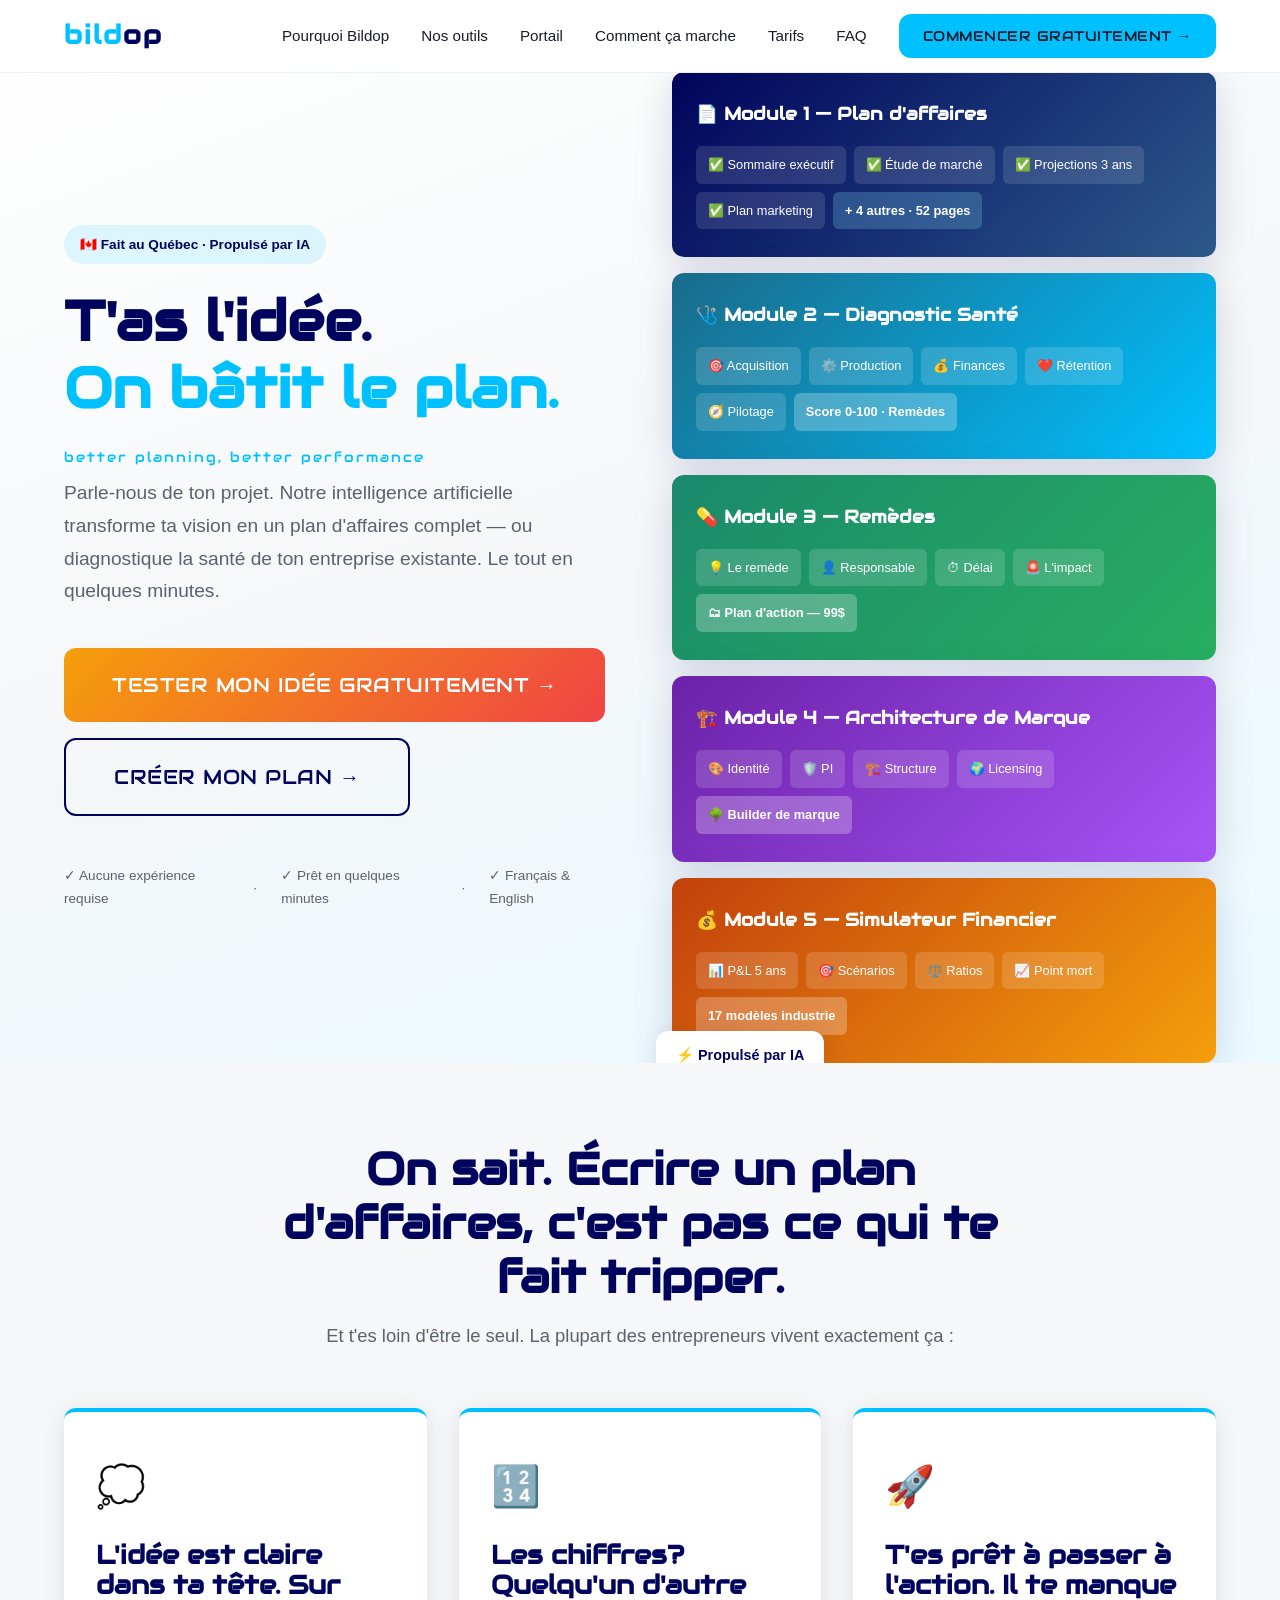
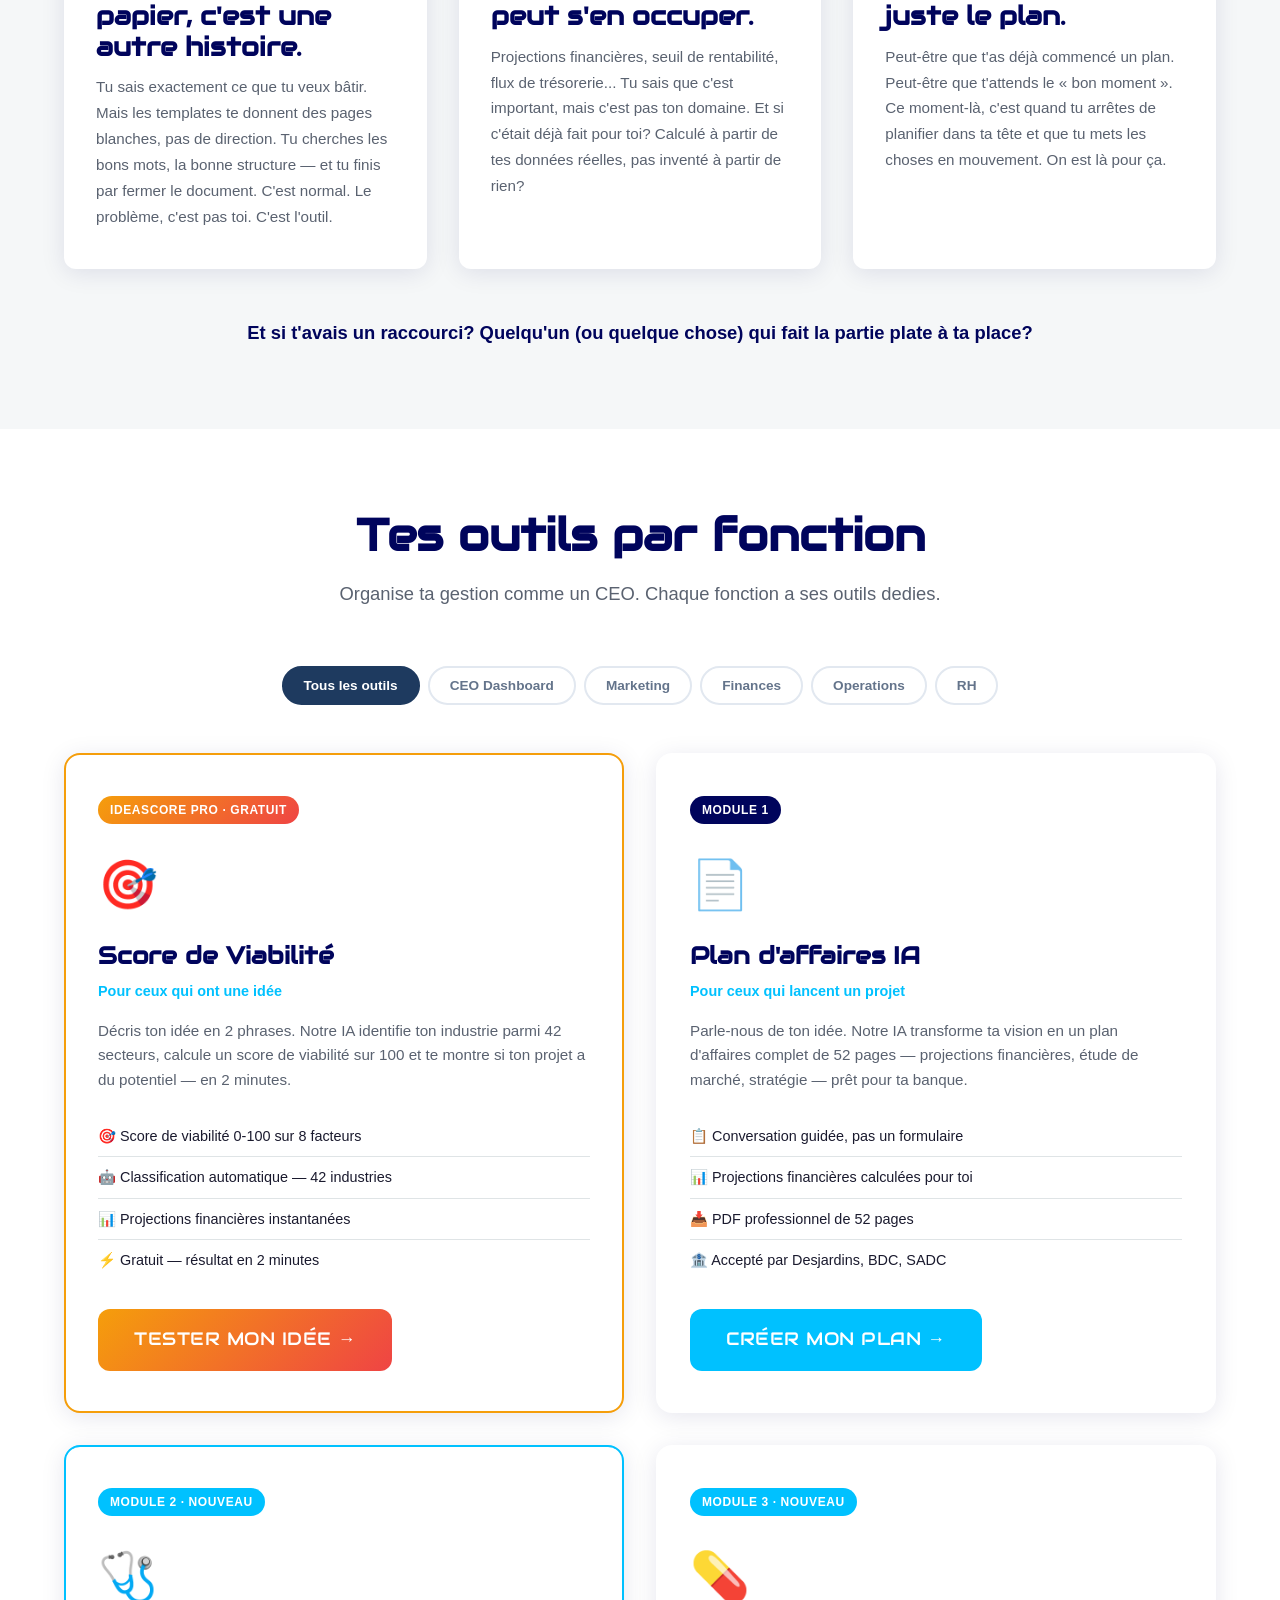
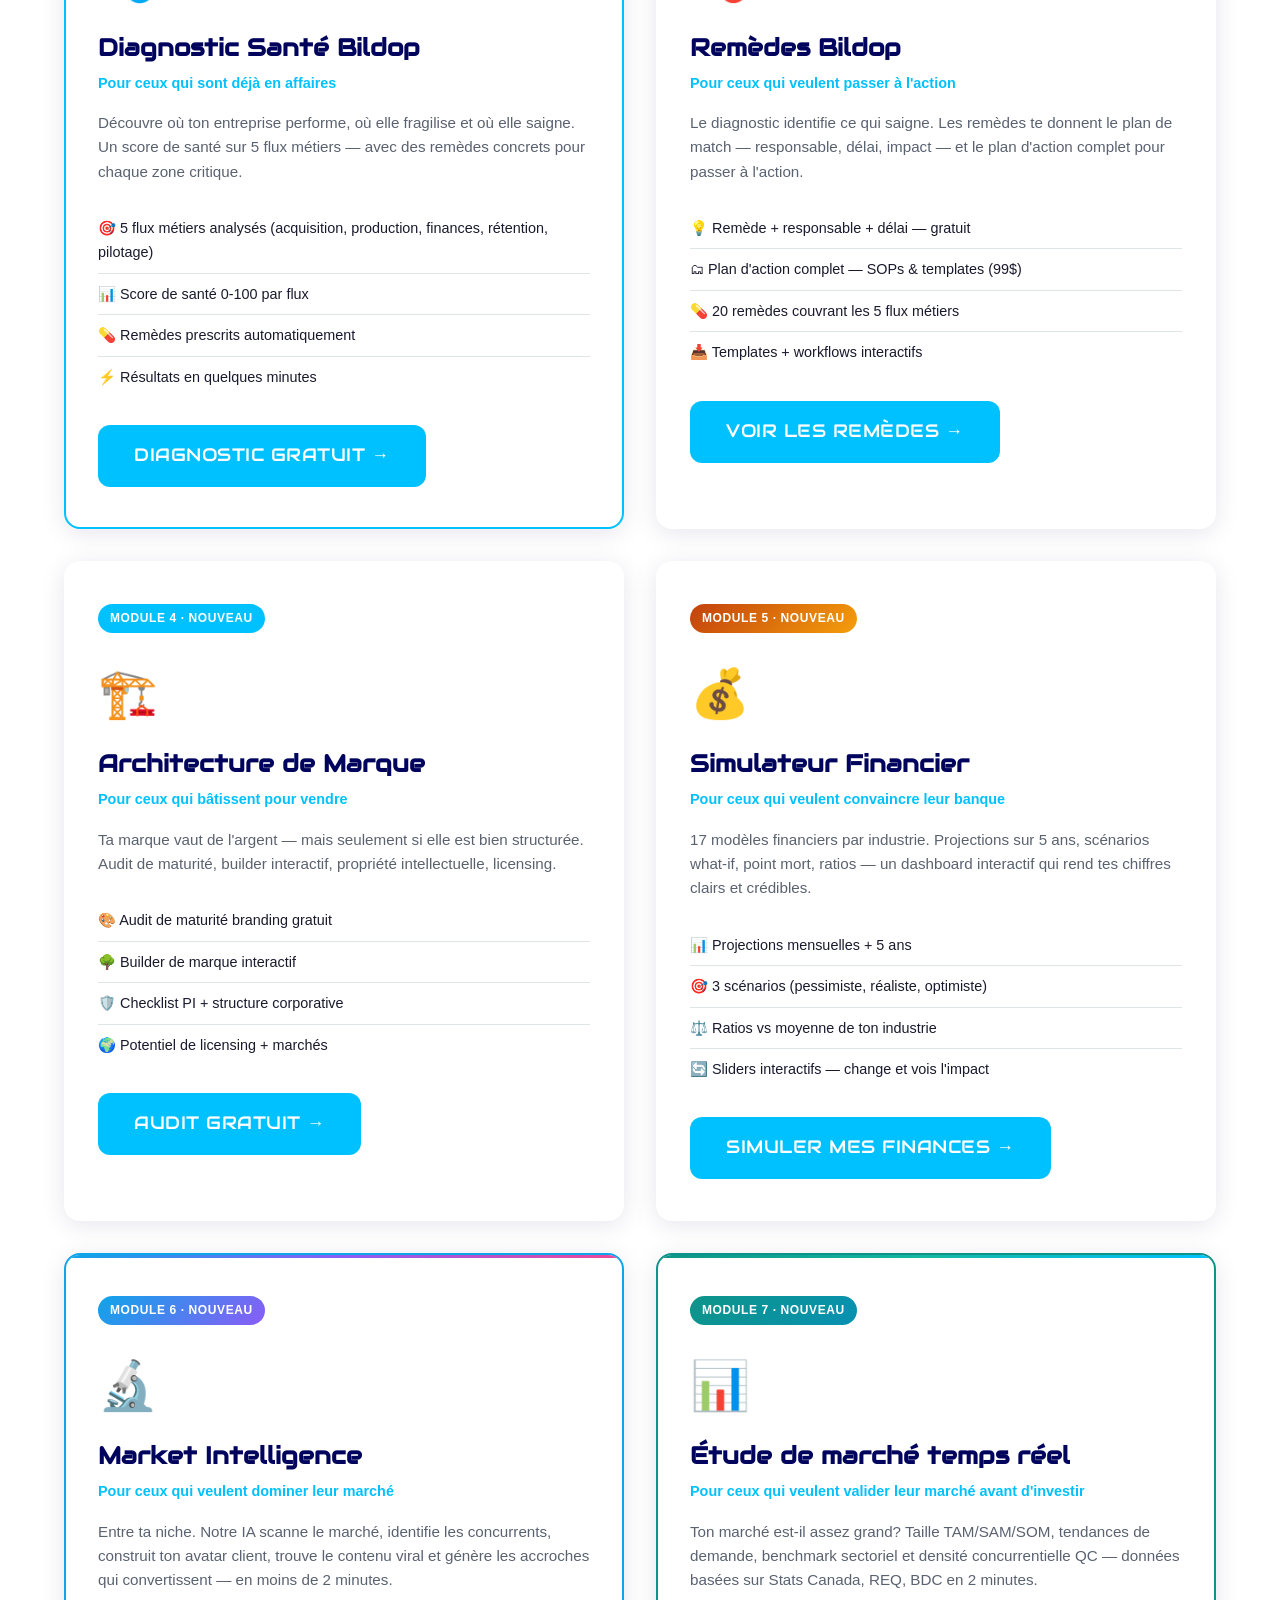
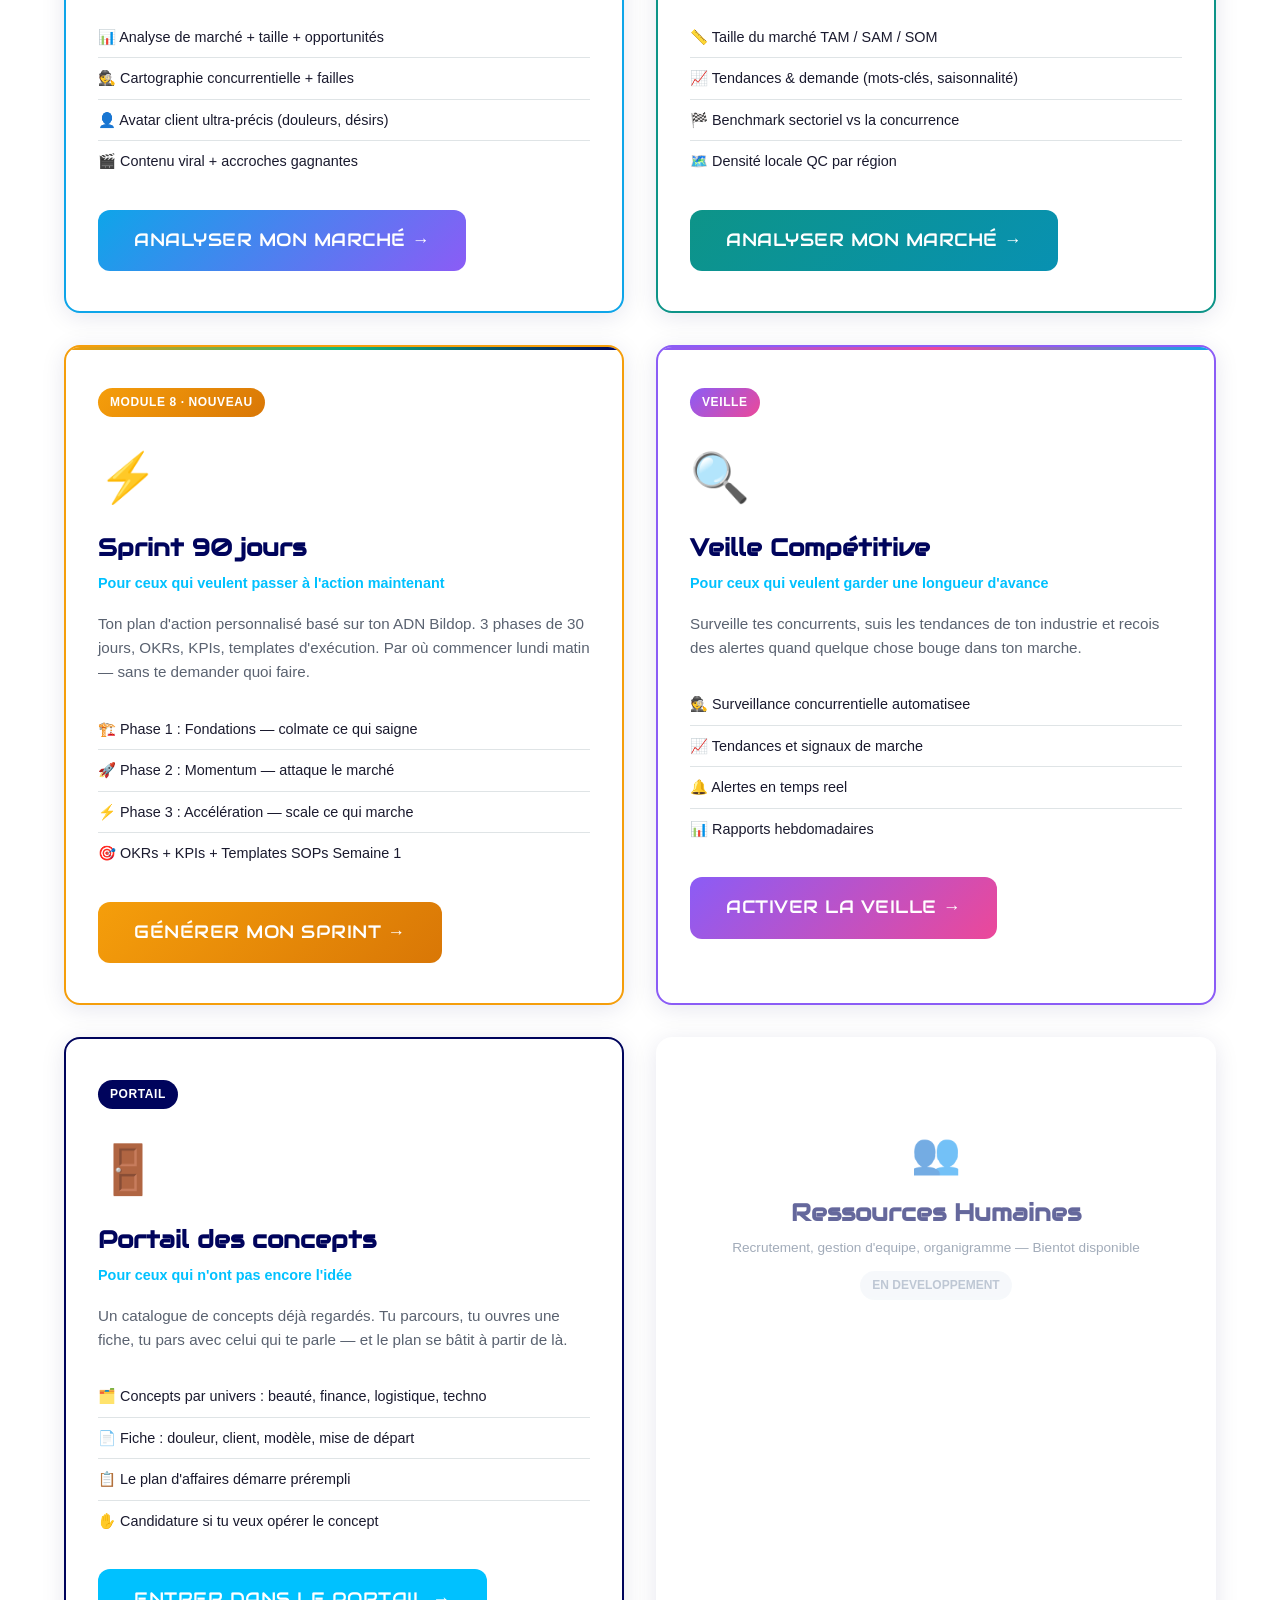
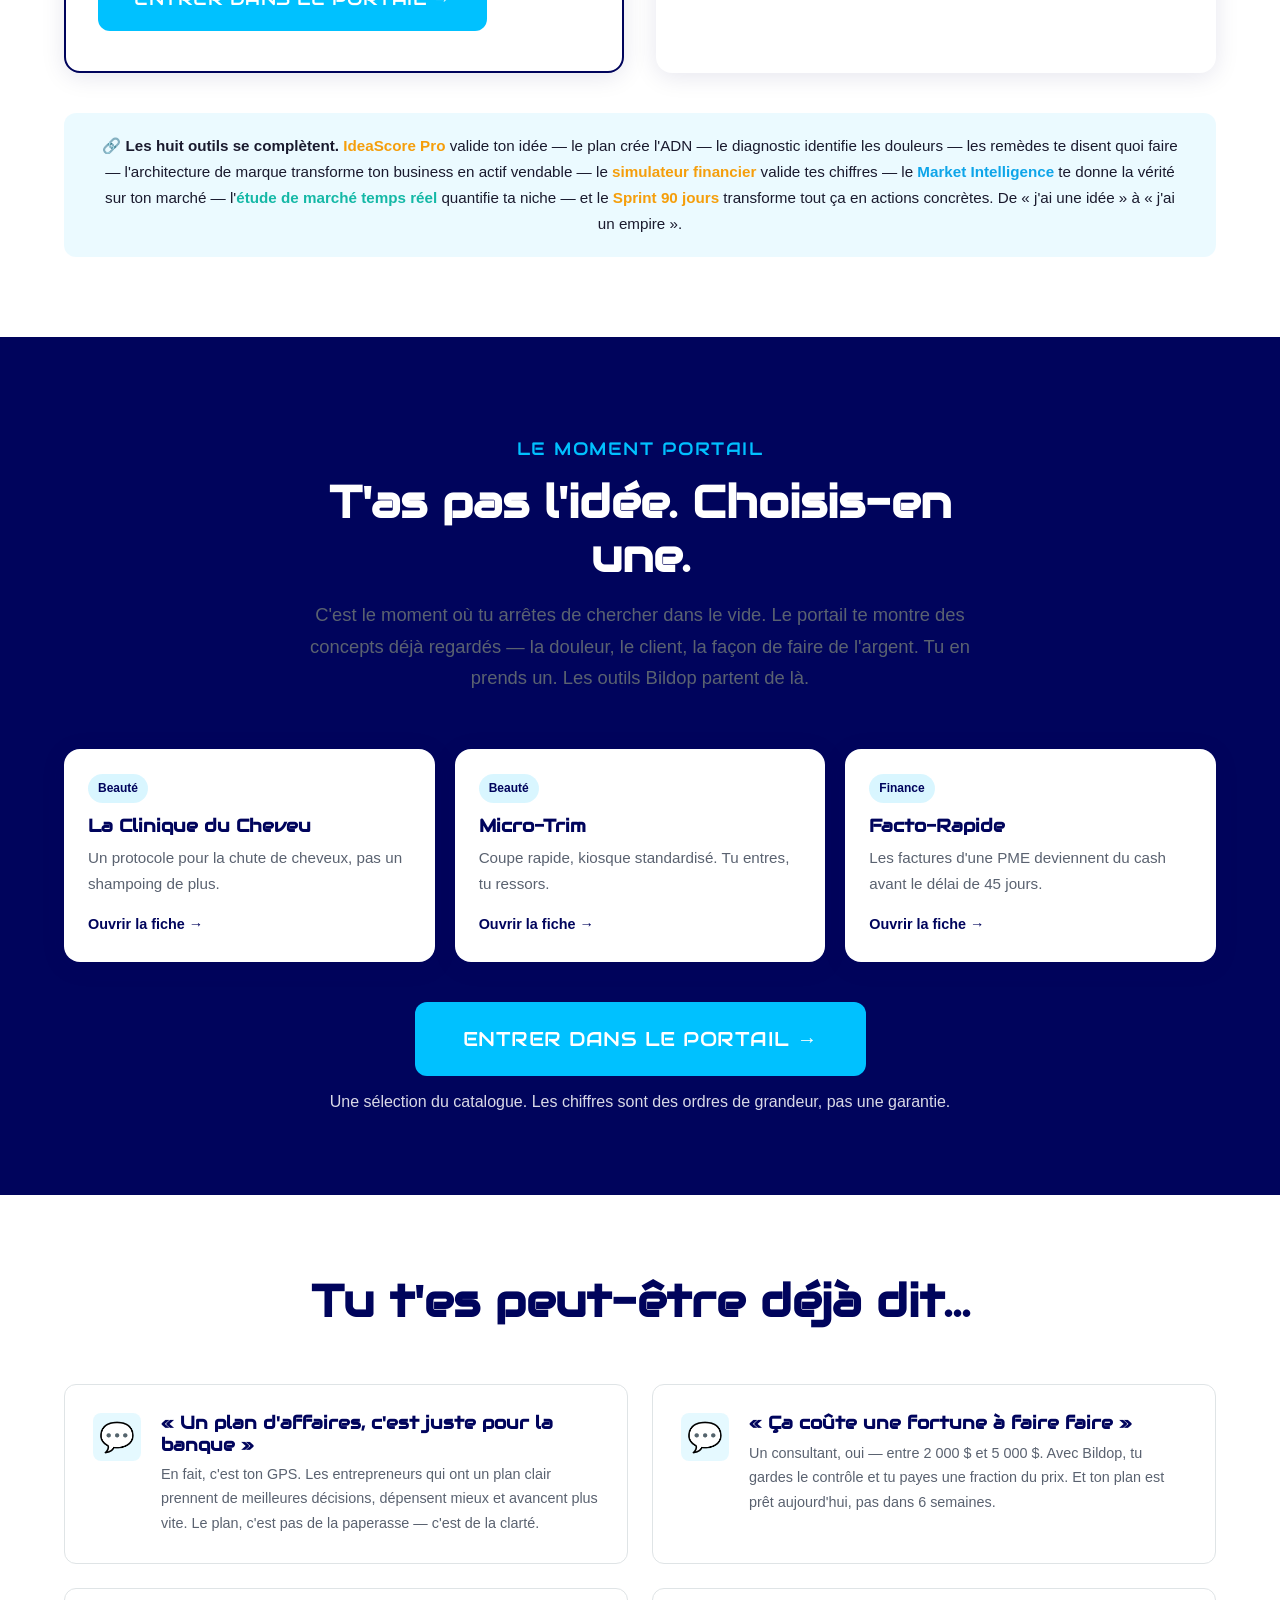
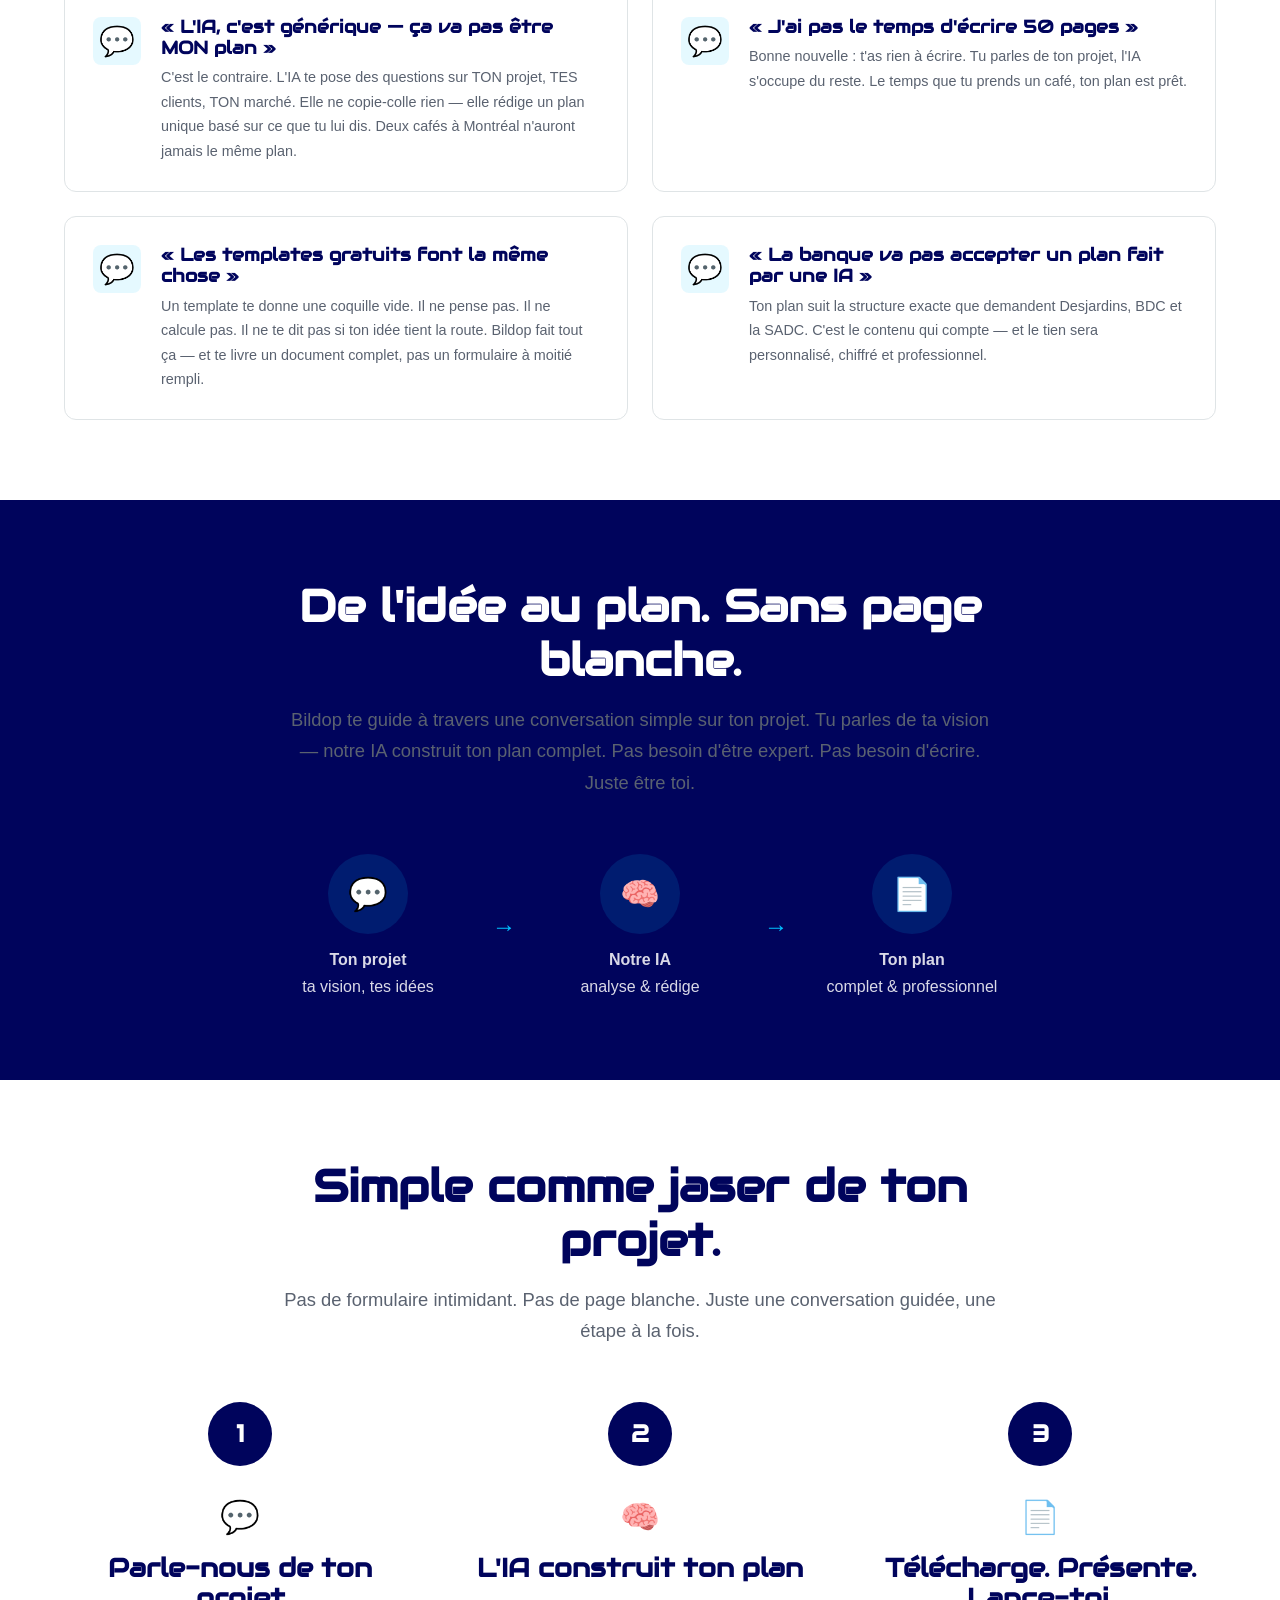
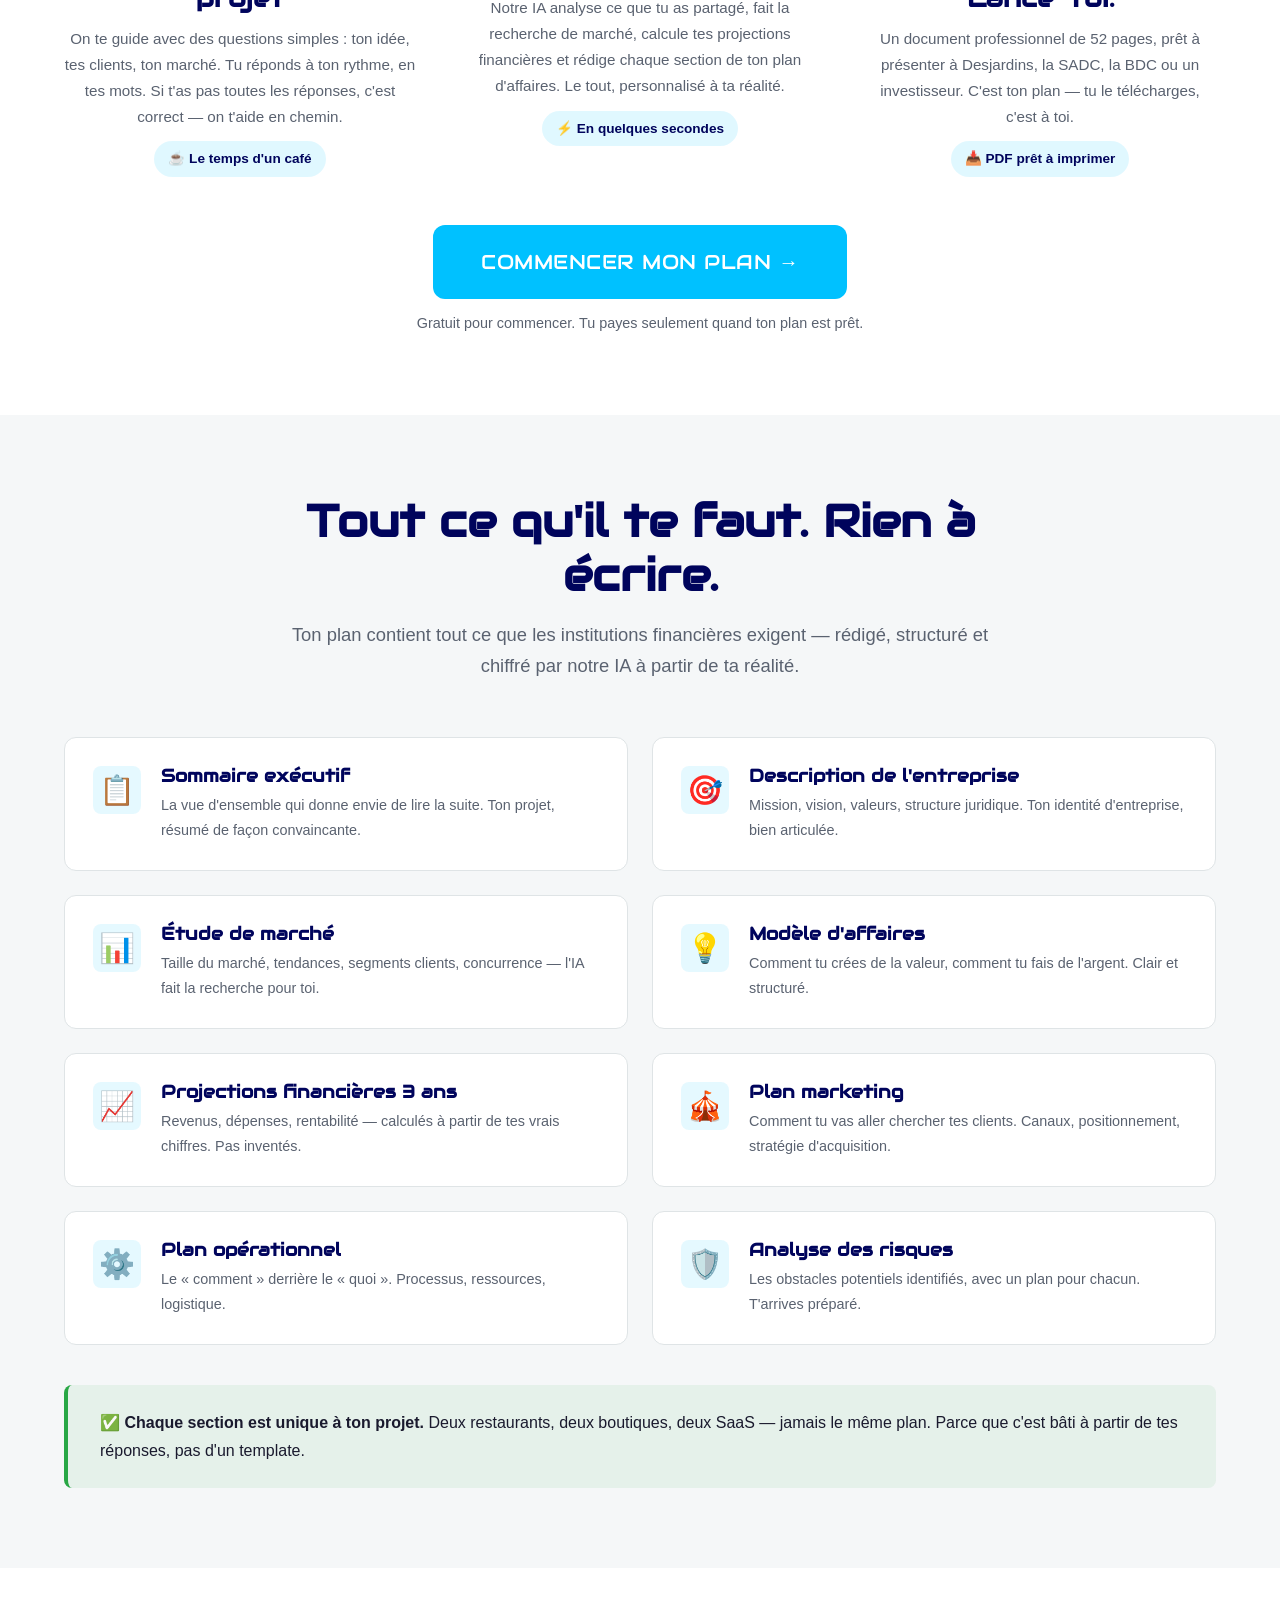
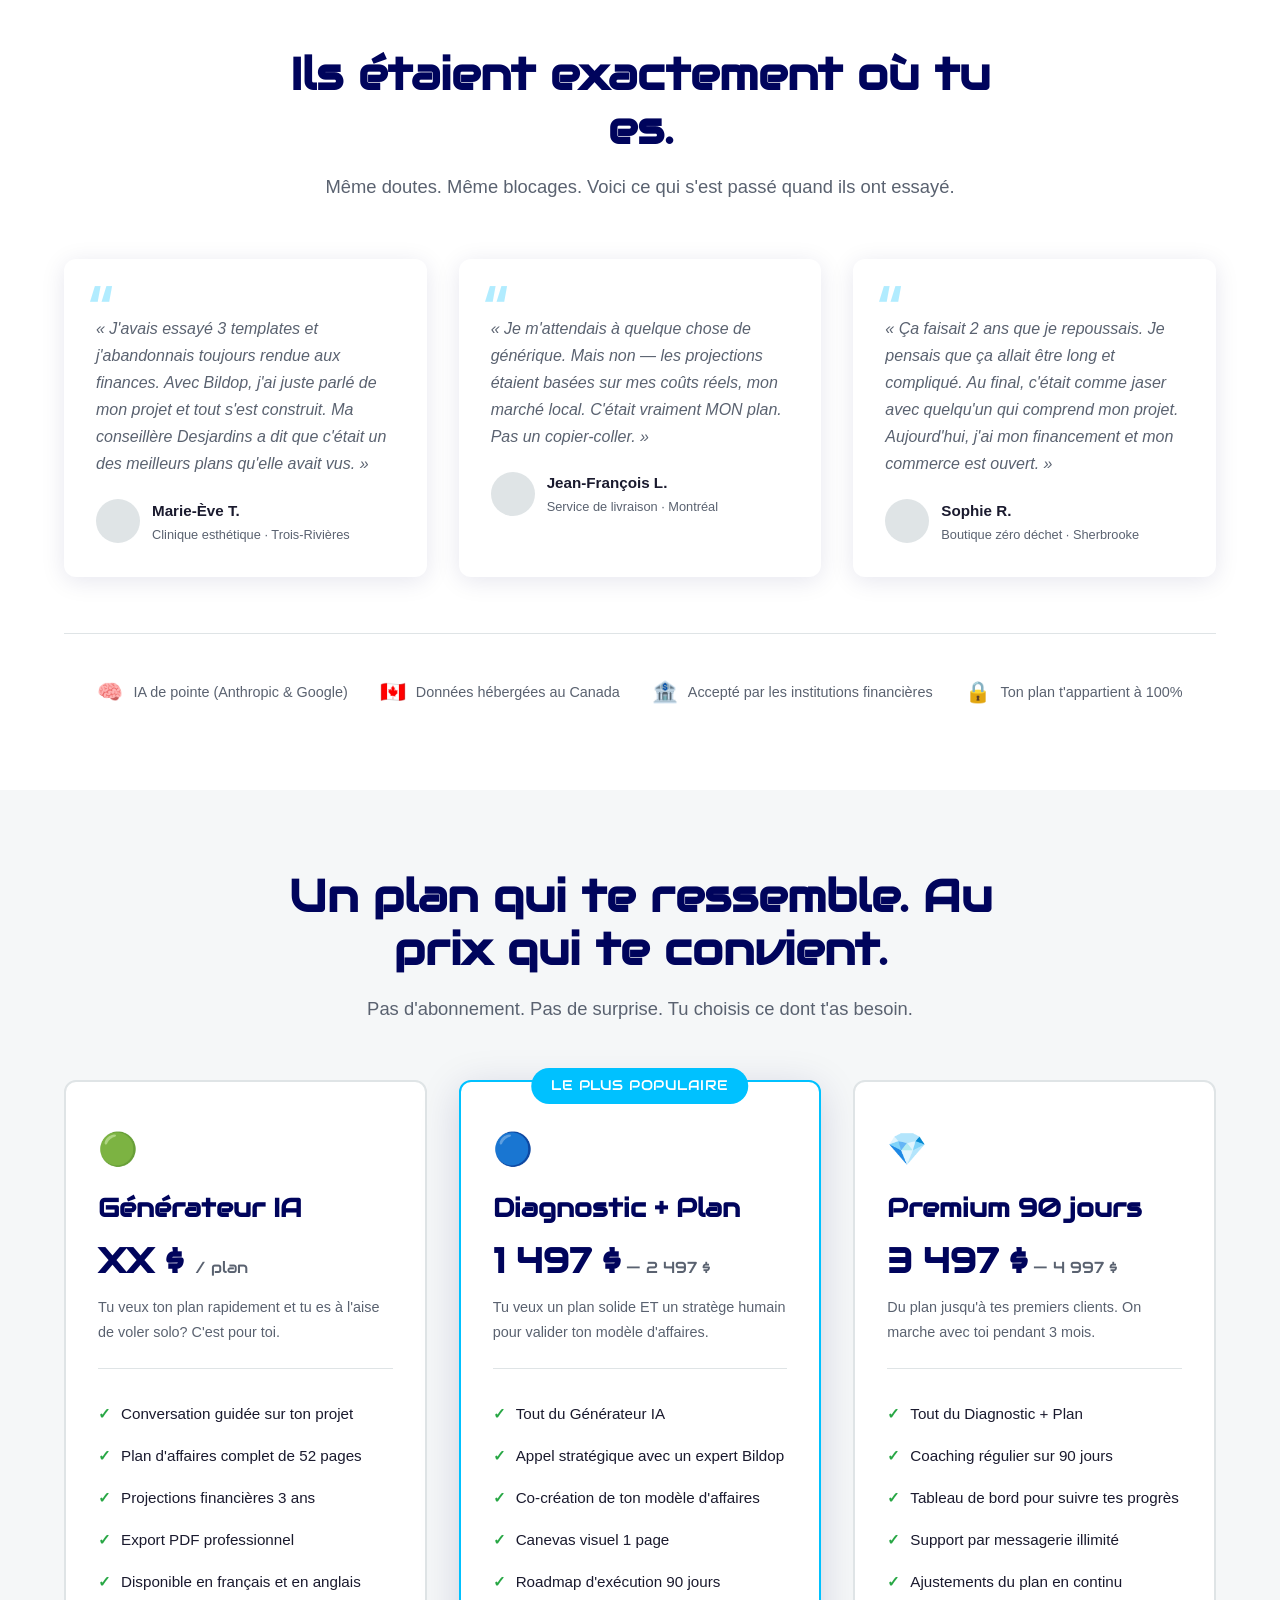
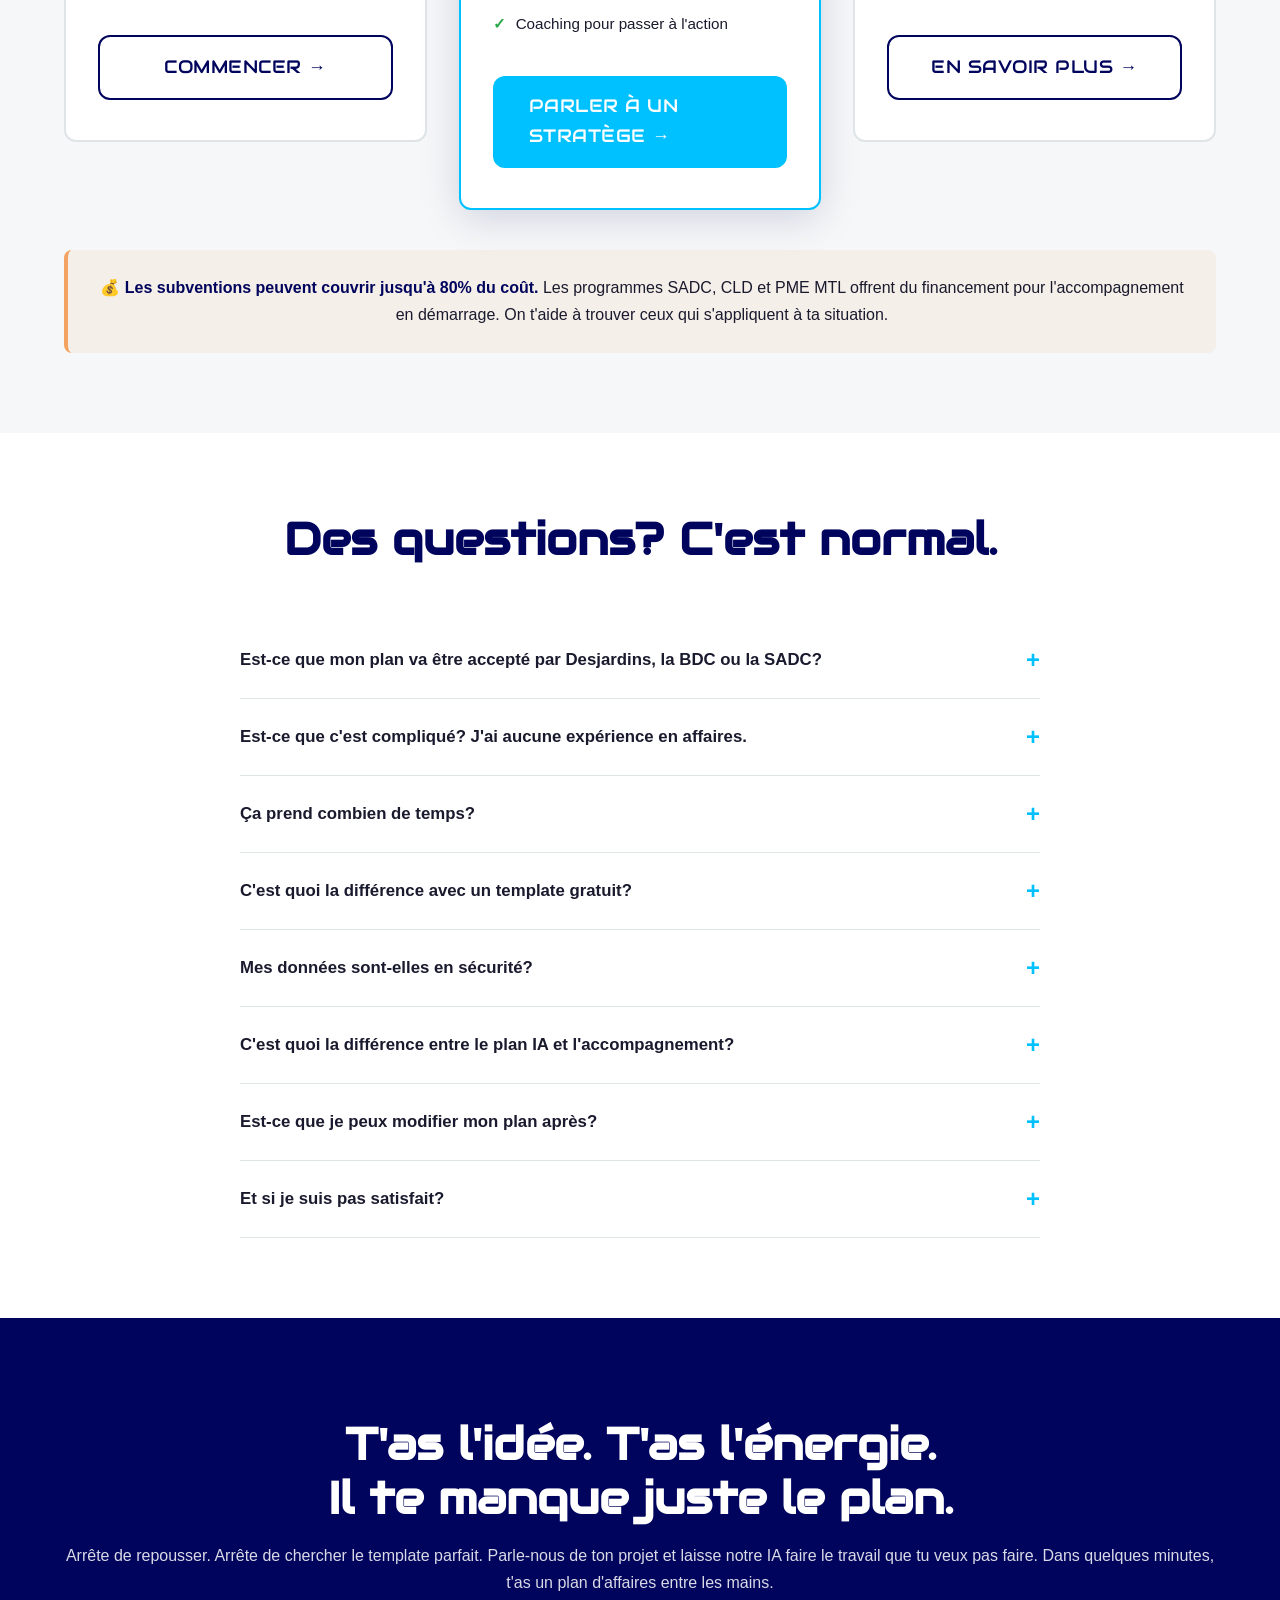
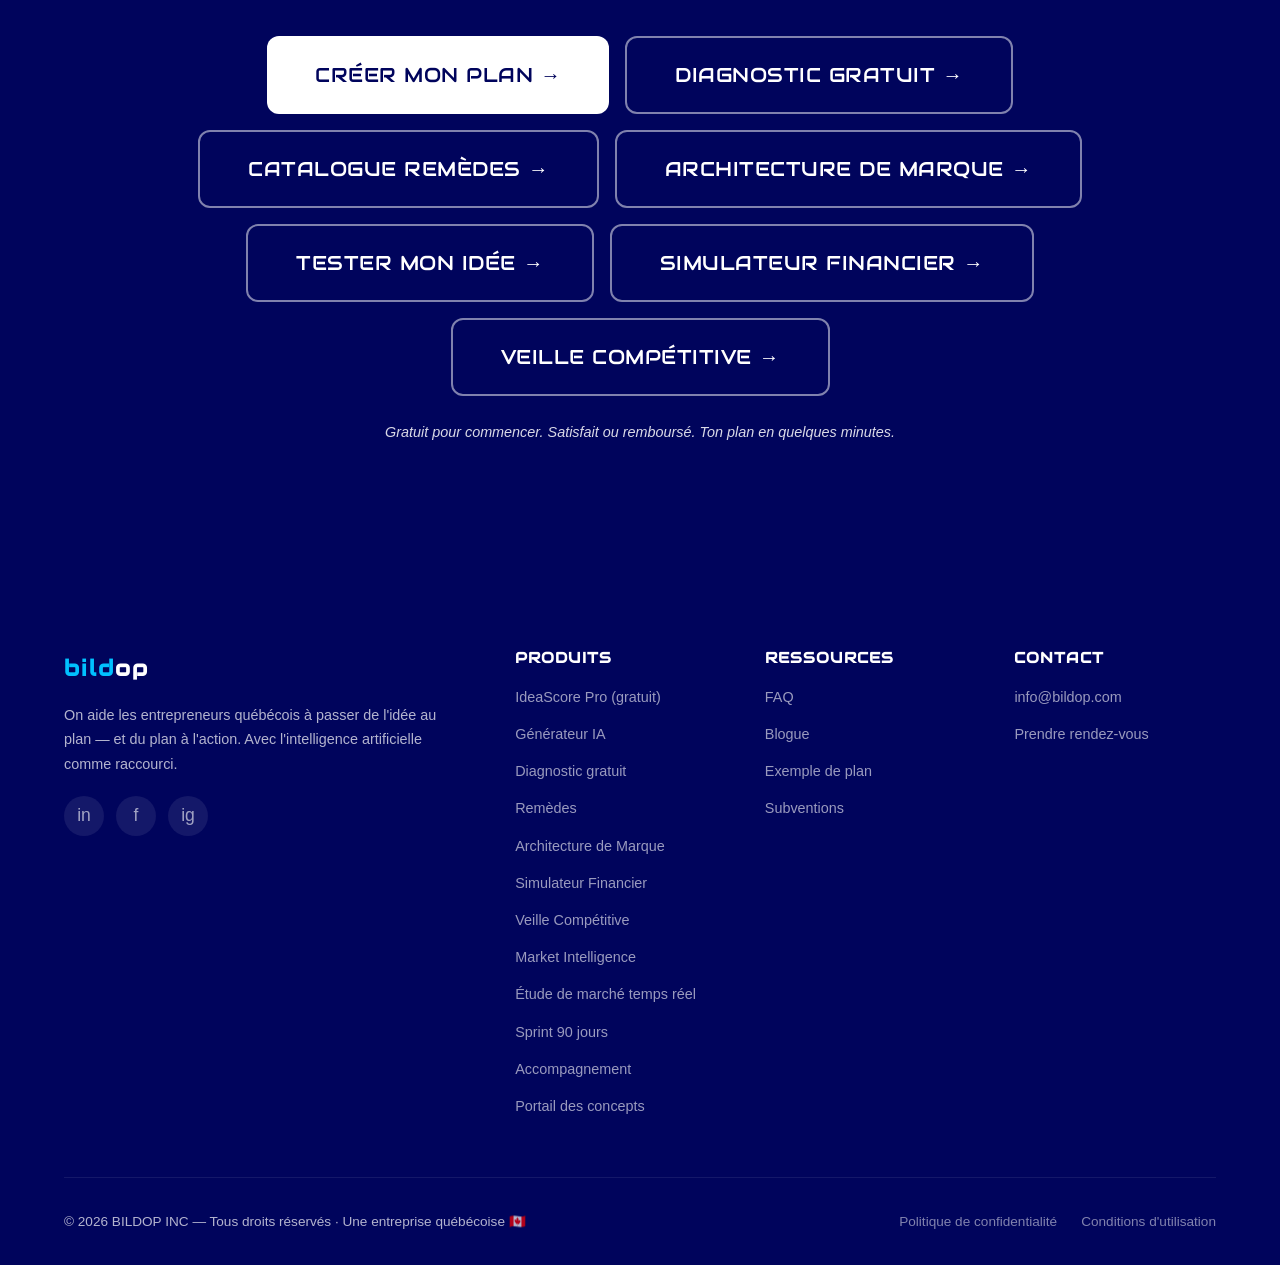
<file: index.html>
<!DOCTYPE html>
<html lang="fr-CA">
<head>
  <meta charset="UTF-8">
  <meta name="viewport" content="width=device-width, initial-scale=1.0">
  <meta name="description" content="Passe de l'idée au plan d'affaires complet grâce à l'intelligence artificielle. 52 pages, projections financières, stratégie personnalisée. Fait au Québec.">
  <meta name="keywords" content="plan d'affaires, business plan, IA, intelligence artificielle, entrepreneur, Québec, démarrer entreprise, projections financières">
  <meta property="og:title" content="Bildop — Passe de l'idée au plan d'affaires. L'IA fait le reste.">
  <meta property="og:description" content="Parle-nous de ton projet. Notre IA crée ton plan d'affaires complet de 52 pages avec projections financières et stratégie personnalisée.">
  <meta property="og:type" content="website">
  <meta property="og:url" content="https://bildop.com">
  <title>Bildop — Plan d'affaires généré par IA | Québec</title>

  <!-- Fonts -->
  <link rel="preconnect" href="https://fonts.googleapis.com">
  <link rel="preconnect" href="https://fonts.gstatic.com" crossorigin>
  <link href="https://fonts.googleapis.com/css2?family=Audiowide&display=swap" rel="stylesheet">

  <!-- Styles -->
  <link rel="stylesheet" href="css/style.css">

  <!-- VP Tabs Styles -->
  <style>
    .vp-tabs {
      display: flex;
      flex-wrap: wrap;
      gap: 8px;
      justify-content: center;
      margin-bottom: 32px;
    }
    .vp-tab {
      padding: 10px 20px;
      border-radius: 25px;
      border: 2px solid #e2e8f0;
      background: #fff;
      font-size: 0.85rem;
      font-weight: 600;
      cursor: pointer;
      font-family: 'Inter', sans-serif;
      color: #64748b;
    }
    .vp-tab:hover {
      border-color: #0ea5e9;
      color: #0ea5e9;
    }
    .vp-tab.active {
      background: #1e3a5f;
      border-color: #1e3a5f;
      color: #fff;
    }
    .module-card.hidden {
      display: none;
    }
    @media (prefers-reduced-motion: reduce) {
      .vp-tab,
      .module-card[data-vp-module] {
        transition: none;
      }
    }
  </style>
</head>
<body>

  <!-- ========== NAVIGATION ========== -->
  <nav class="nav" id="nav">
    <div class="nav__inner">
      <a href="#" class="nav__logo"><span style="color:var(--sky)">bild</span><span style="color:var(--navy)">op</span></a>
      <ul class="nav__links" id="navLinks">
        <li><a href="#pourquoi">Pourquoi Bildop</a></li>
        <li><a href="#modules">Nos outils</a></li>
        <li><a href="#moment-portail">Portail</a></li>
        <li><a href="#comment-ca-marche">Comment ça marche</a></li>
        <li><a href="#tarifs">Tarifs</a></li>
        <li><a href="#faq">FAQ</a></li>
        <li><a href="questionnaire.html" class="btn btn--primary nav__cta">Commencer gratuitement →</a></li>
      </ul>
      <button class="nav__toggle" id="navToggle" aria-label="Menu">
        <span></span><span></span><span></span>
      </button>
    </div>
  </nav>

  <!-- ========== HERO ========== -->
  <section class="hero" id="hero">
    <div class="container">
      <div class="hero__inner">
        <div class="hero__content">
          <div class="hero__badge">🇨🇦 Fait au Québec · Propulsé par IA</div>
          <h1>T'as l'idée.<br><span>On bâtit le plan.</span></h1>
          <p class="hero__slogan" style="font-family:'Audiowide',sans-serif;font-size:.85rem;color:var(--sky);letter-spacing:2px;text-transform:lowercase;margin-bottom:8px;">better planning, better performance</p>
          <p class="hero__subtitle">Parle-nous de ton projet. Notre intelligence artificielle transforme ta vision en un plan d'affaires complet — ou diagnostique la santé de ton entreprise existante. Le tout en quelques minutes.</p>
          <div class="hero__actions">
            <a href="ideascore.html" class="btn btn--primary btn--large" style="background: linear-gradient(135deg, #f59e0b, #ef4444); border: none;">Tester mon idée gratuitement →</a>
            <a href="questionnaire.html" class="btn btn--secondary btn--large">Créer mon plan →</a>
          </div>
          <div class="hero__trust">
            <span>✓ Aucune expérience requise</span>
            <span>·</span>
            <span>✓ Prêt en quelques minutes</span>
            <span>·</span>
            <span>✓ Français & English</span>
          </div>
        </div>
        <div class="hero__visual">
          <div style="display: flex; flex-direction: column; gap: 16px;">
            <!-- Module 1 Preview -->
            <div style="background: linear-gradient(135deg, var(--navy) 0%, #2d5a8a 100%); border-radius: 12px; padding: 28px 24px; color: white; box-shadow: var(--shadow-lg);">
              <div style="font-family: Audiowide, sans-serif; font-size: 1.1rem; font-weight: 600; margin-bottom: 16px;">📄 Module 1 — Plan d'affaires</div>
              <div style="display: flex; flex-wrap: wrap; gap: 8px; font-size: 0.8rem;">
                <span style="background: rgba(255,255,255,0.12); border-radius: 6px; padding: 8px 12px;">✅ Sommaire exécutif</span>
                <span style="background: rgba(255,255,255,0.12); border-radius: 6px; padding: 8px 12px;">✅ Étude de marché</span>
                <span style="background: rgba(255,255,255,0.12); border-radius: 6px; padding: 8px 12px;">✅ Projections 3 ans</span>
                <span style="background: rgba(255,255,255,0.12); border-radius: 6px; padding: 8px 12px;">✅ Plan marketing</span>
                <span style="background: rgba(111,184,216,0.3); border-radius: 6px; padding: 8px 12px; font-weight: 600;">+ 4 autres · 52 pages</span>
              </div>
            </div>
            <!-- Module 2 Preview -->
            <div style="background: linear-gradient(135deg, #1a6b8a 0%, var(--sky) 100%); border-radius: 12px; padding: 28px 24px; color: white; box-shadow: var(--shadow-lg);">
              <div style="font-family: Audiowide, sans-serif; font-size: 1.1rem; font-weight: 600; margin-bottom: 16px;">🩺 Module 2 — Diagnostic Santé</div>
              <div style="display: flex; flex-wrap: wrap; gap: 8px; font-size: 0.8rem;">
                <span style="background: rgba(255,255,255,0.15); border-radius: 6px; padding: 8px 12px;">🎯 Acquisition</span>
                <span style="background: rgba(255,255,255,0.15); border-radius: 6px; padding: 8px 12px;">⚙️ Production</span>
                <span style="background: rgba(255,255,255,0.15); border-radius: 6px; padding: 8px 12px;">💰 Finances</span>
                <span style="background: rgba(255,255,255,0.15); border-radius: 6px; padding: 8px 12px;">❤️ Rétention</span>
                <span style="background: rgba(255,255,255,0.15); border-radius: 6px; padding: 8px 12px;">🧭 Pilotage</span>
                <span style="background: rgba(255,255,255,0.25); border-radius: 6px; padding: 8px 12px; font-weight: 600;">Score 0-100 · Remèdes</span>
              </div>
            </div>
            <!-- Module 3 Preview -->
            <div style="background: linear-gradient(135deg, #1a8a6b 0%, #27ae60 100%); border-radius: 12px; padding: 28px 24px; color: white; box-shadow: var(--shadow-lg);">
              <div style="font-family: Audiowide, sans-serif; font-size: 1.1rem; font-weight: 600; margin-bottom: 16px;">💊 Module 3 — Remèdes</div>
              <div style="display: flex; flex-wrap: wrap; gap: 8px; font-size: 0.8rem;">
                <span style="background: rgba(255,255,255,0.15); border-radius: 6px; padding: 8px 12px;">💡 Le remède</span>
                <span style="background: rgba(255,255,255,0.15); border-radius: 6px; padding: 8px 12px;">👤 Responsable</span>
                <span style="background: rgba(255,255,255,0.15); border-radius: 6px; padding: 8px 12px;">⏱ Délai</span>
                <span style="background: rgba(255,255,255,0.15); border-radius: 6px; padding: 8px 12px;">🚨 L'impact</span>
                <span style="background: rgba(255,255,255,0.25); border-radius: 6px; padding: 8px 12px; font-weight: 600;">🗂 Plan d'action — 99$</span>
              </div>
            </div>
            <!-- Module 4 Preview -->
            <div style="background: linear-gradient(135deg, #6b21a8 0%, #a855f7 100%); border-radius: 12px; padding: 28px 24px; color: white; box-shadow: var(--shadow-lg);">
              <div style="font-family: Audiowide, sans-serif; font-size: 1.1rem; font-weight: 600; margin-bottom: 16px;">🏗️ Module 4 — Architecture de Marque</div>
              <div style="display: flex; flex-wrap: wrap; gap: 8px; font-size: 0.8rem;">
                <span style="background: rgba(255,255,255,0.15); border-radius: 6px; padding: 8px 12px;">🎨 Identité</span>
                <span style="background: rgba(255,255,255,0.15); border-radius: 6px; padding: 8px 12px;">🛡️ PI</span>
                <span style="background: rgba(255,255,255,0.15); border-radius: 6px; padding: 8px 12px;">🏗️ Structure</span>
                <span style="background: rgba(255,255,255,0.15); border-radius: 6px; padding: 8px 12px;">🌍 Licensing</span>
                <span style="background: rgba(255,255,255,0.25); border-radius: 6px; padding: 8px 12px; font-weight: 600;">🌳 Builder de marque</span>
              </div>
            </div>
            <!-- Module 5 Preview -->
            <div style="background: linear-gradient(135deg, #c2410c 0%, #f59e0b 100%); border-radius: 12px; padding: 28px 24px; color: white; box-shadow: var(--shadow-lg);">
              <div style="font-family: Audiowide, sans-serif; font-size: 1.1rem; font-weight: 600; margin-bottom: 16px;">💰 Module 5 — Simulateur Financier</div>
              <div style="display: flex; flex-wrap: wrap; gap: 8px; font-size: 0.8rem;">
                <span style="background: rgba(255,255,255,0.15); border-radius: 6px; padding: 8px 12px;">📊 P&L 5 ans</span>
                <span style="background: rgba(255,255,255,0.15); border-radius: 6px; padding: 8px 12px;">🎯 Scénarios</span>
                <span style="background: rgba(255,255,255,0.15); border-radius: 6px; padding: 8px 12px;">⚖️ Ratios</span>
                <span style="background: rgba(255,255,255,0.15); border-radius: 6px; padding: 8px 12px;">📈 Point mort</span>
                <span style="background: rgba(255,255,255,0.25); border-radius: 6px; padding: 8px 12px; font-weight: 600;">17 modèles industrie</span>
              </div>
            </div>
          </div>
          <div class="hero__float-badge">⚡ Propulsé par IA</div>
        </div>
      </div>
    </div>
  </section>

  <!-- ========== SECTION 2 — EMPATHIE (pas "douleur") ========== -->
  <section class="section section--gray" id="pourquoi">
    <div class="container">
      <div class="section-header fade-up">
        <h2>On sait. Écrire un plan d'affaires, c'est pas ce qui te fait tripper.</h2>
        <p>Et t'es loin d'être le seul. La plupart des entrepreneurs vivent exactement ça :</p>
      </div>

      <div class="pain-cards">
        <div class="pain-card fade-up">
          <div class="pain-card__icon">💭</div>
          <h3>L'idée est claire dans ta tête. Sur papier, c'est une autre histoire.</h3>
          <p>Tu sais exactement ce que tu veux bâtir. Mais les templates te donnent des pages blanches, pas de direction. Tu cherches les bons mots, la bonne structure — et tu finis par fermer le document. C'est normal. Le problème, c'est pas toi. C'est l'outil.</p>
        </div>

        <div class="pain-card fade-up">
          <div class="pain-card__icon">🔢</div>
          <h3>Les chiffres? Quelqu'un d'autre peut s'en occuper.</h3>
          <p>Projections financières, seuil de rentabilité, flux de trésorerie... Tu sais que c'est important, mais c'est pas ton domaine. Et si c'était déjà fait pour toi? Calculé à partir de tes données réelles, pas inventé à partir de rien?</p>
        </div>

        <div class="pain-card fade-up">
          <div class="pain-card__icon">🚀</div>
          <h3>T'es prêt à passer à l'action. Il te manque juste le plan.</h3>
          <p>Peut-être que t'as déjà commencé un plan. Peut-être que t'attends le « bon moment ». Ce moment-là, c'est quand tu arrêtes de planifier dans ta tête et que tu mets les choses en mouvement. On est là pour ça.</p>
        </div>
      </div>

      <div style="text-align: center; margin-top: 48px;" class="fade-up">
        <p style="font-size: 1.15rem; color: var(--navy); font-weight: 600;">Et si t'avais un raccourci? Quelqu'un (ou quelque chose) qui fait la partie plate à ta place?</p>
      </div>
    </div>
  </section>

  <!-- ========== MODULES — 4 VP ========== -->
  <section class="section" id="modules">
    <div class="container">
      <div class="section-header fade-up">
        <h2>Tes outils par fonction</h2>
        <p>Organise ta gestion comme un CEO. Chaque fonction a ses outils dedies.</p>
      </div>

      <!-- VP Tabs -->
      <div class="vp-tabs fade-up">
        <button class="vp-tab active" data-vp="all" onclick="filterVP('all')">
          Tous les outils
        </button>
        <button class="vp-tab" data-vp="ceo" onclick="filterVP('ceo')">
          CEO Dashboard
        </button>
        <button class="vp-tab" data-vp="marketing" onclick="filterVP('marketing')">
          Marketing
        </button>
        <button class="vp-tab" data-vp="finances" onclick="filterVP('finances')">
          Finances
        </button>
        <button class="vp-tab" data-vp="operations" onclick="filterVP('operations')">
          Operations
        </button>
        <button class="vp-tab" data-vp="rh" onclick="filterVP('rh')">
          RH
        </button>
      </div>

      <div class="modules-grid" id="modulesGrid">
        <!-- IdeaScore Pro — CEO DASHBOARD -->
        <div class="module-card fade-up" data-vp-module="ceo" style="border: 2px solid #f59e0b;">
          <div class="module-card__badge module-card__badge--new" style="background: linear-gradient(135deg, #f59e0b, #ef4444);">IdeaScore Pro · Gratuit</div>
          <div class="module-card__icon">🎯</div>
          <h3>Score de Viabilité</h3>
          <p class="module-card__for">Pour ceux qui ont une idée</p>
          <p class="module-card__desc">Décris ton idée en 2 phrases. Notre IA identifie ton industrie parmi 42 secteurs, calcule un score de viabilité sur 100 et te montre si ton projet a du potentiel — en 2 minutes.</p>
          <ul class="module-card__features">
            <li>🎯 Score de viabilité 0-100 sur 8 facteurs</li>
            <li>🤖 Classification automatique — 42 industries</li>
            <li>📊 Projections financières instantanées</li>
            <li>⚡ Gratuit — résultat en 2 minutes</li>
          </ul>
          <a href="ideascore.html" class="btn btn--primary" style="background: linear-gradient(135deg, #f59e0b, #ef4444); border: none;">Tester mon idée →</a>
        </div>

        <!-- Module 1 : Plan d'affaires — OPERATIONS -->
        <div class="module-card fade-up" data-vp-module="operations">
          <div class="module-card__badge">Module 1</div>
          <div class="module-card__icon">📄</div>
          <h3>Plan d'affaires IA</h3>
          <p class="module-card__for">Pour ceux qui lancent un projet</p>
          <p class="module-card__desc">Parle-nous de ton idée. Notre IA transforme ta vision en un plan d'affaires complet de 52 pages — projections financières, étude de marché, stratégie — prêt pour ta banque.</p>
          <ul class="module-card__features">
            <li>📋 Conversation guidée, pas un formulaire</li>
            <li>📊 Projections financières calculées pour toi</li>
            <li>📥 PDF professionnel de 52 pages</li>
            <li>🏦 Accepté par Desjardins, BDC, SADC</li>
          </ul>
          <a href="questionnaire.html" class="btn btn--primary">Créer mon plan →</a>
        </div>

        <!-- Module 2 : Diagnostic — OPERATIONS -->
        <div class="module-card module-card--diagnostic fade-up" data-vp-module="operations">
          <div class="module-card__badge module-card__badge--new">Module 2 · Nouveau</div>
          <div class="module-card__icon">🩺</div>
          <h3>Diagnostic Santé Bildop</h3>
          <p class="module-card__for">Pour ceux qui sont déjà en affaires</p>
          <p class="module-card__desc">Découvre où ton entreprise performe, où elle fragilise et où elle saigne. Un score de santé sur 5 flux métiers — avec des remèdes concrets pour chaque zone critique.</p>
          <ul class="module-card__features">
            <li>🎯 5 flux métiers analysés (acquisition, production, finances, rétention, pilotage)</li>
            <li>📊 Score de santé 0-100 par flux</li>
            <li>💊 Remèdes prescrits automatiquement</li>
            <li>⚡ Résultats en quelques minutes</li>
          </ul>
          <a href="diagnostic.html" class="btn btn--primary">Diagnostic gratuit →</a>
        </div>

        <!-- Module 3 : Remèdes — OPERATIONS -->
        <div class="module-card fade-up" data-vp-module="operations">
          <div class="module-card__badge module-card__badge--new">Module 3 · Nouveau</div>
          <div class="module-card__icon">💊</div>
          <h3>Remèdes Bildop</h3>
          <p class="module-card__for">Pour ceux qui veulent passer à l'action</p>
          <p class="module-card__desc">Le diagnostic identifie ce qui saigne. Les remèdes te donnent le plan de match — responsable, délai, impact — et le plan d'action complet pour passer à l'action.</p>
          <ul class="module-card__features">
            <li>💡 Remède + responsable + délai — gratuit</li>
            <li>🗂 Plan d'action complet — SOPs & templates (99$)</li>
            <li>💊 20 remèdes couvrant les 5 flux métiers</li>
            <li>📥 Templates + workflows interactifs</li>
          </ul>
          <a href="remedes.html" class="btn btn--primary">Voir les remèdes →</a>
        </div>

        <!-- Module 4 : Architecture de Marque — MARKETING -->
        <div class="module-card fade-up" data-vp-module="marketing">
          <div class="module-card__badge module-card__badge--new">Module 4 · Nouveau</div>
          <div class="module-card__icon">🏗️</div>
          <h3>Architecture de Marque</h3>
          <p class="module-card__for">Pour ceux qui bâtissent pour vendre</p>
          <p class="module-card__desc">Ta marque vaut de l'argent — mais seulement si elle est bien structurée. Audit de maturité, builder interactif, propriété intellectuelle, licensing.</p>
          <ul class="module-card__features">
            <li>🎨 Audit de maturité branding gratuit</li>
            <li>🌳 Builder de marque interactif</li>
            <li>🛡️ Checklist PI + structure corporative</li>
            <li>🌍 Potentiel de licensing + marchés</li>
          </ul>
          <a href="marque.html" class="btn btn--primary">Audit gratuit →</a>
        </div>

        <!-- Module 5 : Simulateur Financier — FINANCES -->
        <div class="module-card fade-up" data-vp-module="finances">
          <div class="module-card__badge module-card__badge--new" style="background: linear-gradient(135deg, #c2410c, #f59e0b);">Module 5 · Nouveau</div>
          <div class="module-card__icon">💰</div>
          <h3>Simulateur Financier</h3>
          <p class="module-card__for">Pour ceux qui veulent convaincre leur banque</p>
          <p class="module-card__desc">17 modèles financiers par industrie. Projections sur 5 ans, scénarios what-if, point mort, ratios — un dashboard interactif qui rend tes chiffres clairs et crédibles.</p>
          <ul class="module-card__features">
            <li>📊 Projections mensuelles + 5 ans</li>
            <li>🎯 3 scénarios (pessimiste, réaliste, optimiste)</li>
            <li>⚖️ Ratios vs moyenne de ton industrie</li>
            <li>🔄 Sliders interactifs — change et vois l'impact</li>
          </ul>
          <a href="financier.html" class="btn btn--primary">Simuler mes finances →</a>
        </div>

        <!-- Module 6 : Market Intelligence — MARKETING -->
        <div class="module-card fade-up" data-vp-module="marketing" style="border: 2px solid #0ea5e9; position:relative; overflow:hidden;">
          <div style="position:absolute;top:0;left:0;right:0;height:3px;background:linear-gradient(90deg,#0ea5e9,#8b5cf6,#ec4899);"></div>
          <div class="module-card__badge module-card__badge--new" style="background: linear-gradient(135deg, #0ea5e9, #8b5cf6);">Module 6 · Nouveau</div>
          <div class="module-card__icon">🔬</div>
          <h3>Market Intelligence</h3>
          <p class="module-card__for">Pour ceux qui veulent dominer leur marché</p>
          <p class="module-card__desc">Entre ta niche. Notre IA scanne le marché, identifie les concurrents, construit ton avatar client, trouve le contenu viral et génère les accroches qui convertissent — en moins de 2 minutes.</p>
          <ul class="module-card__features">
            <li>📊 Analyse de marché + taille + opportunités</li>
            <li>🕵️ Cartographie concurrentielle + failles</li>
            <li>👤 Avatar client ultra-précis (douleurs, désirs)</li>
            <li>🎬 Contenu viral + accroches gagnantes</li>
          </ul>
          <a href="market-intelligence.html" class="btn btn--primary" style="background: linear-gradient(135deg, #0ea5e9, #8b5cf6); border: none;">Analyser mon marché →</a>
        </div>

        <!-- Module 7 : Étude de marché temps réel — FINANCES -->
        <div class="module-card fade-up" data-vp-module="finances" style="border: 2px solid #0d9488; position:relative; overflow:hidden;">
          <div style="position:absolute;top:0;left:0;right:0;height:3px;background:linear-gradient(90deg,#0d9488,#14b8a6,#00C1FF);"></div>
          <div class="module-card__badge module-card__badge--new" style="background: linear-gradient(135deg, #0d9488, #0891b2);">Module 7 · Nouveau</div>
          <div class="module-card__icon">📊</div>
          <h3>Étude de marché temps réel</h3>
          <p class="module-card__for">Pour ceux qui veulent valider leur marché avant d'investir</p>
          <p class="module-card__desc">Ton marché est-il assez grand? Taille TAM/SAM/SOM, tendances de demande, benchmark sectoriel et densité concurrentielle QC — données basées sur Stats Canada, REQ, BDC en 2 minutes.</p>
          <ul class="module-card__features">
            <li>📏 Taille du marché TAM / SAM / SOM</li>
            <li>📈 Tendances & demande (mots-clés, saisonnalité)</li>
            <li>🏁 Benchmark sectoriel vs la concurrence</li>
            <li>🗺️ Densité locale QC par région</li>
          </ul>
          <a href="marche-reel.html" class="btn btn--primary" style="background: linear-gradient(135deg, #0d9488, #0891b2); border: none;">Analyser mon marché →</a>
        </div>

        <!-- Module 8 : Sprint 90 jours — OPERATIONS -->
        <div class="module-card fade-up" data-vp-module="operations" style="border: 2px solid #f59e0b; position:relative; overflow:hidden;">
          <div style="position:absolute;top:0;left:0;right:0;height:3px;background:linear-gradient(90deg,#f59e0b,#10b981,#00045C);"></div>
          <div class="module-card__badge module-card__badge--new" style="background: linear-gradient(135deg, #f59e0b, #d97706);">Module 8 · Nouveau</div>
          <div class="module-card__icon">⚡</div>
          <h3>Sprint 90 jours</h3>
          <p class="module-card__for">Pour ceux qui veulent passer à l'action maintenant</p>
          <p class="module-card__desc">Ton plan d'action personnalisé basé sur ton ADN Bildop. 3 phases de 30 jours, OKRs, KPIs, templates d'exécution. Par où commencer lundi matin — sans te demander quoi faire.</p>
          <ul class="module-card__features">
            <li>🏗️ Phase 1 : Fondations — colmate ce qui saigne</li>
            <li>🚀 Phase 2 : Momentum — attaque le marché</li>
            <li>⚡ Phase 3 : Accélération — scale ce qui marche</li>
            <li>🎯 OKRs + KPIs + Templates SOPs Semaine 1</li>
          </ul>
          <a href="sprint.html" class="btn btn--primary" style="background: linear-gradient(135deg, #f59e0b, #d97706); border: none;">Générer mon Sprint →</a>
        </div>

        <!-- Veille Compétitive — MARKETING -->
        <div class="module-card fade-up" data-vp-module="marketing" style="border: 2px solid #8b5cf6; position:relative; overflow:hidden;">
          <div style="position:absolute;top:0;left:0;right:0;height:3px;background:linear-gradient(90deg,#8b5cf6,#ec4899,#0ea5e9);"></div>
          <div class="module-card__badge module-card__badge--new" style="background: linear-gradient(135deg, #8b5cf6, #ec4899);">Veille</div>
          <div class="module-card__icon">🔍</div>
          <h3>Veille Compétitive</h3>
          <p class="module-card__for">Pour ceux qui veulent garder une longueur d'avance</p>
          <p class="module-card__desc">Surveille tes concurrents, suis les tendances de ton industrie et recois des alertes quand quelque chose bouge dans ton marche.</p>
          <ul class="module-card__features">
            <li>🕵️ Surveillance concurrentielle automatisee</li>
            <li>📈 Tendances et signaux de marche</li>
            <li>🔔 Alertes en temps reel</li>
            <li>📊 Rapports hebdomadaires</li>
          </ul>
          <a href="veille.html" class="btn btn--primary" style="background: linear-gradient(135deg, #8b5cf6, #ec4899); border: none;">Activer la veille →</a>
        </div>

        <!-- Portail des concepts — CEO -->
        <div class="module-card fade-up" data-vp-module="ceo" style="border: 2px solid #00045C;">
          <div class="module-card__badge" style="background: #00045C;">Portail</div>
          <div class="module-card__icon">🚪</div>
          <h3>Portail des concepts</h3>
          <p class="module-card__for">Pour ceux qui n'ont pas encore l'idée</p>
          <p class="module-card__desc">Un catalogue de concepts déjà regardés. Tu parcours, tu ouvres une fiche, tu pars avec celui qui te parle — et le plan se bâtit à partir de là.</p>
          <ul class="module-card__features">
            <li>🗂️ Concepts par univers : beauté, finance, logistique, techno</li>
            <li>📄 Fiche : douleur, client, modèle, mise de départ</li>
            <li>📋 Le plan d'affaires démarre prérempli</li>
            <li>✋ Candidature si tu veux opérer le concept</li>
          </ul>
          <a href="portail.html" class="btn btn--primary">Entrer dans le portail →</a>
        </div>

        <!-- RH — BIENTOT DISPONIBLE -->
        <div class="module-card module-card--coming fade-up" data-vp-module="rh">
          <div style="text-align:center; padding: 40px 20px; opacity: .6;">
            <div style="font-size: 2.5rem; margin-bottom: 12px;">👥</div>
            <h3 style="font-family: 'Audiowide', sans-serif; margin-bottom: 8px;">Ressources Humaines</h3>
            <p style="font-size: 0.85rem; color: #64748b;">Recrutement, gestion d'equipe, organigramme — Bientot disponible</p>
            <span style="display: inline-block; margin-top: 12px; padding: 4px 12px; border-radius: 20px; background: #f1f5f9; font-size: 0.75rem; font-weight: 600; color: #94a3b8;">EN DEVELOPPEMENT</span>
          </div>
        </div>
      </div>

      <div class="modules-note fade-up">
        🔗 <strong>Les huit outils se complètent.</strong> <a href="ideascore.html" style="color: #f59e0b; font-weight: 600;">IdeaScore Pro</a> valide ton idée — le plan crée l'ADN — le diagnostic identifie les douleurs — les remèdes te disent quoi faire — l'architecture de marque transforme ton business en actif vendable — le <a href="financier.html" style="color: #f59e0b; font-weight: 600;">simulateur financier</a> valide tes chiffres — le <a href="market-intelligence.html" style="color: #0ea5e9; font-weight: 600;">Market Intelligence</a> te donne la vérité sur ton marché — l'<a href="marche-reel.html" style="color: #14b8a6; font-weight: 600;">étude de marché temps réel</a> quantifie ta niche — et le <a href="sprint.html" style="color: #f59e0b; font-weight: 600;">Sprint 90 jours</a> transforme tout ça en actions concrètes. De « j'ai une idée » à « j'ai un empire ».
      </div>
    </div>
  </section>

  <!-- ========== MOMENT PORTAIL ========== -->
  <section class="section section--navy" id="moment-portail">
    <div class="container">
      <div class="section-header fade-up">
        <p class="portail-kicker">Le moment portail</p>
        <h2>T'as pas l'idée. Choisis-en une.</h2>
        <p>C'est le moment où tu arrêtes de chercher dans le vide. Le portail te montre des concepts déjà regardés — la douleur, le client, la façon de faire de l'argent. Tu en prends un. Les outils Bildop partent de là.</p>
      </div>
      <div class="portail-moment__grid fade-up">
        <a class="portail-moment__card" href="portail.html#clinique-cheveu">
          <span class="portail-pill">Beauté</span>
          <h3>La Clinique du Cheveu</h3>
          <p>Un protocole pour la chute de cheveux, pas un shampoing de plus.</p>
          <span class="portail-moment__go">Ouvrir la fiche →</span>
        </a>
        <a class="portail-moment__card" href="portail.html#micro-trim">
          <span class="portail-pill">Beauté</span>
          <h3>Micro-Trim</h3>
          <p>Coupe rapide, kiosque standardisé. Tu entres, tu ressors.</p>
          <span class="portail-moment__go">Ouvrir la fiche →</span>
        </a>
        <a class="portail-moment__card" href="portail.html#facto-rapide">
          <span class="portail-pill">Finance</span>
          <h3>Facto-Rapide</h3>
          <p>Les factures d'une PME deviennent du cash avant le délai de 45 jours.</p>
          <span class="portail-moment__go">Ouvrir la fiche →</span>
        </a>
      </div>
      <div style="text-align: center; margin-top: 40px;" class="fade-up">
        <a href="portail.html" class="btn btn--primary btn--large">Entrer dans le portail →</a>
        <p style="margin-top: 12px;">Une sélection du catalogue. Les chiffres sont des ordres de grandeur, pas une garantie.</p>
      </div>
    </div>
  </section>

  <!-- ========== SECTION 3 — CE QUE TU PENSES vs CE QUI EST VRAI ========== -->
  <section class="section" id="mythes">
    <div class="container">
      <div class="section-header fade-up">
        <h2>Tu t'es peut-être déjà dit...</h2>
      </div>

      <div class="features-grid">
        <div class="feature-card fade-up">
          <div class="feature-card__icon">💬</div>
          <div>
            <h3>« Un plan d'affaires, c'est juste pour la banque »</h3>
            <p>En fait, c'est ton GPS. Les entrepreneurs qui ont un plan clair prennent de meilleures décisions, dépensent mieux et avancent plus vite. Le plan, c'est pas de la paperasse — c'est de la clarté.</p>
          </div>
        </div>

        <div class="feature-card fade-up">
          <div class="feature-card__icon">💬</div>
          <div>
            <h3>« Ça coûte une fortune à faire faire »</h3>
            <p>Un consultant, oui — entre 2 000 $ et 5 000 $. Avec Bildop, tu gardes le contrôle et tu payes une fraction du prix. Et ton plan est prêt aujourd'hui, pas dans 6 semaines.</p>
          </div>
        </div>

        <div class="feature-card fade-up">
          <div class="feature-card__icon">💬</div>
          <div>
            <h3>« L'IA, c'est générique — ça va pas être MON plan »</h3>
            <p>C'est le contraire. L'IA te pose des questions sur TON projet, TES clients, TON marché. Elle ne copie-colle rien — elle rédige un plan unique basé sur ce que tu lui dis. Deux cafés à Montréal n'auront jamais le même plan.</p>
          </div>
        </div>

        <div class="feature-card fade-up">
          <div class="feature-card__icon">💬</div>
          <div>
            <h3>« J'ai pas le temps d'écrire 50 pages »</h3>
            <p>Bonne nouvelle : t'as rien à écrire. Tu parles de ton projet, l'IA s'occupe du reste. Le temps que tu prends un café, ton plan est prêt.</p>
          </div>
        </div>

        <div class="feature-card fade-up">
          <div class="feature-card__icon">💬</div>
          <div>
            <h3>« Les templates gratuits font la même chose »</h3>
            <p>Un template te donne une coquille vide. Il ne pense pas. Il ne calcule pas. Il ne te dit pas si ton idée tient la route. Bildop fait tout ça — et te livre un document complet, pas un formulaire à moitié rempli.</p>
          </div>
        </div>

        <div class="feature-card fade-up">
          <div class="feature-card__icon">💬</div>
          <div>
            <h3>« La banque va pas accepter un plan fait par une IA »</h3>
            <p>Ton plan suit la structure exacte que demandent Desjardins, BDC et la SADC. C'est le contenu qui compte — et le tien sera personnalisé, chiffré et professionnel.</p>
          </div>
        </div>
      </div>
    </div>
  </section>

  <!-- ========== SECTION 4 — TRANSFORMATION ========== -->
  <section class="section section--navy" id="solution">
    <div class="container">
      <div class="section-header fade-up">
        <h2>De l'idée au plan. Sans page blanche.</h2>
        <p>Bildop te guide à travers une conversation simple sur ton projet. Tu parles de ta vision — notre IA construit ton plan complet. Pas besoin d'être expert. Pas besoin d'écrire. Juste être toi.</p>
      </div>

      <div class="solution__flow fade-up">
        <div class="solution__flow-item">
          <div class="solution__flow-icon">💬</div>
          <p><strong>Ton projet</strong><br>ta vision, tes idées</p>
        </div>
        <div class="solution__flow-arrow">→</div>
        <div class="solution__flow-item">
          <div class="solution__flow-icon">🧠</div>
          <p><strong>Notre IA</strong><br>analyse & rédige</p>
        </div>
        <div class="solution__flow-arrow">→</div>
        <div class="solution__flow-item">
          <div class="solution__flow-icon">📄</div>
          <p><strong>Ton plan</strong><br>complet & professionnel</p>
        </div>
      </div>
    </div>
  </section>

  <!-- ========== SECTION 5 — COMMENT ÇA MARCHE ========== -->
  <section class="section" id="comment-ca-marche">
    <div class="container">
      <div class="section-header fade-up">
        <h2>Simple comme jaser de ton projet.</h2>
        <p>Pas de formulaire intimidant. Pas de page blanche. Juste une conversation guidée, une étape à la fois.</p>
      </div>

      <div class="steps">
        <div class="step fade-up">
          <div class="step__number">1</div>
          <div class="step__icon">💬</div>
          <h3>Parle-nous de ton projet</h3>
          <p>On te guide avec des questions simples : ton idée, tes clients, ton marché. Tu réponds à ton rythme, en tes mots. Si t'as pas toutes les réponses, c'est correct — on t'aide en chemin.</p>
          <div class="step__meta">☕ Le temps d'un café</div>
        </div>

        <div class="step fade-up">
          <div class="step__number">2</div>
          <div class="step__icon">🧠</div>
          <h3>L'IA construit ton plan</h3>
          <p>Notre IA analyse ce que tu as partagé, fait la recherche de marché, calcule tes projections financières et rédige chaque section de ton plan d'affaires. Le tout, personnalisé à ta réalité.</p>
          <div class="step__meta">⚡ En quelques secondes</div>
        </div>

        <div class="step fade-up">
          <div class="step__number">3</div>
          <div class="step__icon">📄</div>
          <h3>Télécharge. Présente. Lance-toi.</h3>
          <p>Un document professionnel de 52 pages, prêt à présenter à Desjardins, la SADC, la BDC ou un investisseur. C'est ton plan — tu le télécharges, c'est à toi.</p>
          <div class="step__meta">📥 PDF prêt à imprimer</div>
        </div>
      </div>

      <div style="text-align: center; margin-top: 48px;" class="fade-up">
        <a href="questionnaire.html" class="btn btn--primary btn--large">Commencer mon plan →</a>
        <p style="margin-top: 12px; font-size: 0.9rem; color: var(--text-muted);">Gratuit pour commencer. Tu payes seulement quand ton plan est prêt.</p>
      </div>
    </div>
  </section>

  <!-- ========== SECTION 6 — CE QUE CONTIENT TON PLAN ========== -->
  <section class="section section--gray" id="contenu">
    <div class="container">
      <div class="section-header fade-up">
        <h2>Tout ce qu'il te faut. Rien à écrire.</h2>
        <p>Ton plan contient tout ce que les institutions financières exigent — rédigé, structuré et chiffré par notre IA à partir de ta réalité.</p>
      </div>

      <div class="features-grid">
        <div class="feature-card fade-up">
          <div class="feature-card__icon">📋</div>
          <div>
            <h3>Sommaire exécutif</h3>
            <p>La vue d'ensemble qui donne envie de lire la suite. Ton projet, résumé de façon convaincante.</p>
          </div>
        </div>

        <div class="feature-card fade-up">
          <div class="feature-card__icon">🎯</div>
          <div>
            <h3>Description de l'entreprise</h3>
            <p>Mission, vision, valeurs, structure juridique. Ton identité d'entreprise, bien articulée.</p>
          </div>
        </div>

        <div class="feature-card fade-up">
          <div class="feature-card__icon">📊</div>
          <div>
            <h3>Étude de marché</h3>
            <p>Taille du marché, tendances, segments clients, concurrence — l'IA fait la recherche pour toi.</p>
          </div>
        </div>

        <div class="feature-card fade-up">
          <div class="feature-card__icon">💡</div>
          <div>
            <h3>Modèle d'affaires</h3>
            <p>Comment tu crées de la valeur, comment tu fais de l'argent. Clair et structuré.</p>
          </div>
        </div>

        <div class="feature-card fade-up">
          <div class="feature-card__icon">📈</div>
          <div>
            <h3>Projections financières 3 ans</h3>
            <p>Revenus, dépenses, rentabilité — calculés à partir de tes vrais chiffres. Pas inventés.</p>
          </div>
        </div>

        <div class="feature-card fade-up">
          <div class="feature-card__icon">🎪</div>
          <div>
            <h3>Plan marketing</h3>
            <p>Comment tu vas aller chercher tes clients. Canaux, positionnement, stratégie d'acquisition.</p>
          </div>
        </div>

        <div class="feature-card fade-up">
          <div class="feature-card__icon">⚙️</div>
          <div>
            <h3>Plan opérationnel</h3>
            <p>Le « comment » derrière le « quoi ». Processus, ressources, logistique.</p>
          </div>
        </div>

        <div class="feature-card fade-up">
          <div class="feature-card__icon">🛡️</div>
          <div>
            <h3>Analyse des risques</h3>
            <p>Les obstacles potentiels identifiés, avec un plan pour chacun. T'arrives préparé.</p>
          </div>
        </div>
      </div>

      <div class="features-callout fade-up">
        ✅ <strong>Chaque section est unique à ton projet.</strong> Deux restaurants, deux boutiques, deux SaaS — jamais le même plan. Parce que c'est bâti à partir de tes réponses, pas d'un template.
      </div>
    </div>
  </section>

  <!-- ========== SECTION 7 — PREUVE SOCIALE ========== -->
  <section class="section" id="temoignages">
    <div class="container">
      <div class="section-header fade-up">
        <h2>Ils étaient exactement où tu es.</h2>
        <p>Même doutes. Même blocages. Voici ce qui s'est passé quand ils ont essayé.</p>
      </div>

      <div class="testimonials">
        <div class="testimonial fade-up">
          <p>« J'avais essayé 3 templates et j'abandonnais toujours rendue aux finances. Avec Bildop, j'ai juste parlé de mon projet et tout s'est construit. Ma conseillère Desjardins a dit que c'était un des meilleurs plans qu'elle avait vus. »</p>
          <div class="testimonial__author">
            <div class="testimonial__avatar"></div>
            <div>
              <div class="testimonial__name">Marie-Ève T.</div>
              <div class="testimonial__role">Clinique esthétique · Trois-Rivières</div>
            </div>
          </div>
        </div>

        <div class="testimonial fade-up">
          <p>« Je m'attendais à quelque chose de générique. Mais non — les projections étaient basées sur mes coûts réels, mon marché local. C'était vraiment MON plan. Pas un copier-coller. »</p>
          <div class="testimonial__author">
            <div class="testimonial__avatar"></div>
            <div>
              <div class="testimonial__name">Jean-François L.</div>
              <div class="testimonial__role">Service de livraison · Montréal</div>
            </div>
          </div>
        </div>

        <div class="testimonial fade-up">
          <p>« Ça faisait 2 ans que je repoussais. Je pensais que ça allait être long et compliqué. Au final, c'était comme jaser avec quelqu'un qui comprend mon projet. Aujourd'hui, j'ai mon financement et mon commerce est ouvert. »</p>
          <div class="testimonial__author">
            <div class="testimonial__avatar"></div>
            <div>
              <div class="testimonial__name">Sophie R.</div>
              <div class="testimonial__role">Boutique zéro déchet · Sherbrooke</div>
            </div>
          </div>
        </div>
      </div>

      <!-- Badges de confiance -->
      <div class="trust-badges fade-up">
        <div class="trust-badge">
          <span class="trust-badge__icon">🧠</span>
          <span>IA de pointe (Anthropic & Google)</span>
        </div>
        <div class="trust-badge">
          <span class="trust-badge__icon">🇨🇦</span>
          <span>Données hébergées au Canada</span>
        </div>
        <div class="trust-badge">
          <span class="trust-badge__icon">🏦</span>
          <span>Accepté par les institutions financières</span>
        </div>
        <div class="trust-badge">
          <span class="trust-badge__icon">🔒</span>
          <span>Ton plan t'appartient à 100%</span>
        </div>
      </div>
    </div>
  </section>

  <!-- ========== SECTION 8 — TARIFICATION ========== -->
  <section class="section section--gray" id="tarifs">
    <div class="container">
      <div class="section-header fade-up">
        <h2>Un plan qui te ressemble. Au prix qui te convient.</h2>
        <p>Pas d'abonnement. Pas de surprise. Tu choisis ce dont t'as besoin.</p>
      </div>

      <div class="pricing-cards">
        <!-- Forfait 1 : Générateur -->
        <div class="pricing-card fade-up">
          <div class="pricing-card__icon">🟢</div>
          <h3>Générateur IA</h3>
          <div class="pricing-card__price">XX $ <span>/ plan</span></div>
          <div class="pricing-card__desc">Tu veux ton plan rapidement et tu es à l'aise de voler solo? C'est pour toi.</div>
          <ul class="pricing-card__features">
            <li>Conversation guidée sur ton projet</li>
            <li>Plan d'affaires complet de 52 pages</li>
            <li>Projections financières 3 ans</li>
            <li>Export PDF professionnel</li>
            <li>Disponible en français et en anglais</li>
          </ul>
          <a href="questionnaire.html" class="btn btn--secondary">Commencer →</a>
        </div>

        <!-- Forfait 2 : Diagnostic + Plan (Recommandé) -->
        <div class="pricing-card pricing-card--featured fade-up">
          <div class="pricing-card__badge">Le plus populaire</div>
          <div class="pricing-card__icon">🔵</div>
          <h3>Diagnostic + Plan</h3>
          <div class="pricing-card__price">1 497 $<span> — 2 497 $</span></div>
          <div class="pricing-card__desc">Tu veux un plan solide ET un stratège humain pour valider ton modèle d'affaires.</div>
          <ul class="pricing-card__features">
            <li>Tout du Générateur IA</li>
            <li>Appel stratégique avec un expert Bildop</li>
            <li>Co-création de ton modèle d'affaires</li>
            <li>Canevas visuel 1 page</li>
            <li>Roadmap d'exécution 90 jours</li>
            <li>Coaching pour passer à l'action</li>
          </ul>
          <a href="#contact" class="btn btn--primary">Parler à un stratège →</a>
        </div>

        <!-- Forfait 3 : Premium -->
        <div class="pricing-card fade-up">
          <div class="pricing-card__icon">💎</div>
          <h3>Premium 90 jours</h3>
          <div class="pricing-card__price">3 497 $<span> — 4 997 $</span></div>
          <div class="pricing-card__desc">Du plan jusqu'à tes premiers clients. On marche avec toi pendant 3 mois.</div>
          <ul class="pricing-card__features">
            <li>Tout du Diagnostic + Plan</li>
            <li>Coaching régulier sur 90 jours</li>
            <li>Tableau de bord pour suivre tes progrès</li>
            <li>Support par messagerie illimité</li>
            <li>Ajustements du plan en continu</li>
          </ul>
          <a href="#contact" class="btn btn--secondary">En savoir plus →</a>
        </div>
      </div>

      <div class="pricing-note fade-up">
        💰 <strong>Les subventions peuvent couvrir jusqu'à 80% du coût.</strong> Les programmes SADC, CLD et PME MTL offrent du financement pour l'accompagnement en démarrage. On t'aide à trouver ceux qui s'appliquent à ta situation.
      </div>
    </div>
  </section>

  <!-- ========== SECTION 9 — FAQ ========== -->
  <section class="section" id="faq">
    <div class="container">
      <div class="section-header fade-up">
        <h2>Des questions? C'est normal.</h2>
      </div>

      <div class="faq-list fade-up">
        <div class="faq-item">
          <button class="faq-question">
            Est-ce que mon plan va être accepté par Desjardins, la BDC ou la SADC?
            <span class="faq-question__icon">+</span>
          </button>
          <div class="faq-answer">
            <p>Oui. Ton plan suit exactement la structure que les institutions financières exigent : sommaire exécutif, étude de marché, projections financières, analyse des risques — tout y est. Des entrepreneurs ont déjà obtenu leur financement avec un plan Bildop.</p>
          </div>
        </div>

        <div class="faq-item">
          <button class="faq-question">
            Est-ce que c'est compliqué? J'ai aucune expérience en affaires.
            <span class="faq-question__icon">+</span>
          </button>
          <div class="faq-answer">
            <p>C'est fait pour toi. On te guide étape par étape avec des questions simples, en langage clair. Si tu connais ton idée — même juste le concept — tu peux le faire. L'IA s'occupe de structurer le tout et de traduire tes réponses en contenu professionnel.</p>
          </div>
        </div>

        <div class="faq-item">
          <button class="faq-question">
            Ça prend combien de temps?
            <span class="faq-question__icon">+</span>
          </button>
          <div class="faq-answer">
            <p>Le temps d'un café. Tu peux avancer à ton rythme — prendre une pause, y revenir plus tard. L'important, c'est que quand t'as fini, ton plan est généré en quelques secondes.</p>
          </div>
        </div>

        <div class="faq-item">
          <button class="faq-question">
            C'est quoi la différence avec un template gratuit?
            <span class="faq-question__icon">+</span>
          </button>
          <div class="faq-answer">
            <p>Un template te donne des cases vides et te laisse te débrouiller. Bildop te guide, fait la recherche de marché, calcule tes projections financières et rédige chaque section pour toi. C'est la différence entre une feuille blanche et un assistant qui connaît son affaire.</p>
          </div>
        </div>

        <div class="faq-item">
          <button class="faq-question">
            Mes données sont-elles en sécurité?
            <span class="faq-question__icon">+</span>
          </button>
          <div class="faq-answer">
            <p>Oui. Tes données sont hébergées au Canada et ne sont jamais partagées. Ton plan t'appartient à 100%. Point.</p>
          </div>
        </div>

        <div class="faq-item">
          <button class="faq-question">
            C'est quoi la différence entre le plan IA et l'accompagnement?
            <span class="faq-question__icon">+</span>
          </button>
          <div class="faq-answer">
            <p>Le Générateur IA te donne un plan complet rapidement. L'accompagnement ajoute un stratège humain qui travaille avec toi : il valide ton modèle, challenge tes hypothèses, et te donne un plan d'action pour les 90 prochains jours. Si tu veux être sûr de partir du bon pied, c'est le bon choix.</p>
          </div>
        </div>

        <div class="faq-item">
          <button class="faq-question">
            Est-ce que je peux modifier mon plan après?
            <span class="faq-question__icon">+</span>
          </button>
          <div class="faq-answer">
            <p>Oui. Tu reçois un PDF que tu peux annoter et partager. Avec les forfaits Diagnostic et Premium, ton stratège ajuste le plan avec toi au fur et à mesure que ton projet évolue.</p>
          </div>
        </div>

        <div class="faq-item">
          <button class="faq-question">
            Et si je suis pas satisfait?
            <span class="faq-question__icon">+</span>
          </button>
          <div class="faq-answer">
            <p>Garantie satisfaction. Ton plan te convient pas? On te rembourse. On croit assez en notre produit pour prendre ce risque-là.</p>
          </div>
        </div>
      </div>
    </div>
  </section>

  <!-- ========== SECTION 10 — CTA FINAL ========== -->
  <section class="section section--navy cta-final" id="cta-final">
    <div class="container fade-up">
      <h2>T'as l'idée. T'as l'énergie.<br>Il te manque juste le plan.</h2>
      <p>Arrête de repousser. Arrête de chercher le template parfait. Parle-nous de ton projet et laisse notre IA faire le travail que tu veux pas faire. Dans quelques minutes, t'as un plan d'affaires entre les mains.</p>
      <div style="display: flex; gap: 16px; justify-content: center; flex-wrap: wrap;">
        <a href="questionnaire.html" class="btn btn--white btn--large">Créer mon plan →</a>
        <a href="diagnostic.html" class="btn btn--outline-white btn--large">Diagnostic gratuit →</a>
        <a href="remedes.html" class="btn btn--outline-white btn--large">Catalogue remèdes →</a>
        <a href="marque.html" class="btn btn--outline-white btn--large">Architecture de marque →</a>
        <a href="ideascore.html" class="btn btn--outline-white btn--large">Tester mon idée →</a>
        <a href="financier.html" class="btn btn--outline-white btn--large">Simulateur financier →</a>
        <a href="veille.html" class="btn btn--outline-white btn--large">Veille compétitive →</a>
      </div>
      <p class="cta-final__reassurance">Gratuit pour commencer. Satisfait ou remboursé. Ton plan en quelques minutes.</p>
    </div>
  </section>

  <!-- ========== FOOTER ========== -->
  <footer class="footer">
    <div class="container">
      <div class="footer__grid">
        <div>
          <div class="footer__brand"><span style="color:var(--sky)">bild</span><span style="color:var(--white)">op</span></div>
          <p class="footer__desc">On aide les entrepreneurs québécois à passer de l'idée au plan — et du plan à l'action. Avec l'intelligence artificielle comme raccourci.</p>
          <div class="footer__social">
            <a href="#" aria-label="LinkedIn">in</a>
            <a href="#" aria-label="Facebook">f</a>
            <a href="#" aria-label="Instagram">ig</a>
          </div>
        </div>
        <div>
          <h4>Produits</h4>
          <ul>
            <li><a href="ideascore.html">IdeaScore Pro (gratuit)</a></li>
            <li><a href="questionnaire.html">Générateur IA</a></li>
            <li><a href="diagnostic.html">Diagnostic gratuit</a></li>
            <li><a href="remedes.html">Remèdes</a></li>
            <li><a href="marque.html">Architecture de Marque</a></li>
            <li><a href="financier.html">Simulateur Financier</a></li>
            <li><a href="veille.html">Veille Compétitive</a></li>
            <li><a href="market-intelligence.html">Market Intelligence</a></li>
            <li><a href="marche-reel.html">Étude de marché temps réel</a></li>
            <li><a href="sprint.html">Sprint 90 jours</a></li>
            <li><a href="#tarifs">Accompagnement</a></li>
            <li><a href="portail.html">Portail des concepts</a></li>
          </ul>
        </div>
        <div>
          <h4>Ressources</h4>
          <ul>
            <li><a href="#faq">FAQ</a></li>
            <li><a href="#">Blogue</a></li>
            <li><a href="#">Exemple de plan</a></li>
            <li><a href="#">Subventions</a></li>
          </ul>
        </div>
        <div>
          <h4>Contact</h4>
          <ul>
            <li><a href="mailto:info@bildop.com">info@bildop.com</a></li>
            <li><a href="#">Prendre rendez-vous</a></li>
          </ul>
        </div>
      </div>
      <div class="footer__bottom">
        <span>© 2026 BILDOP INC — Tous droits réservés · Une entreprise québécoise 🇨🇦</span>
        <div class="footer__legal">
          <a href="#">Politique de confidentialité</a>
          <a href="#">Conditions d'utilisation</a>
        </div>
      </div>
    </div>
  </footer>

  <!-- Sticky CTA Mobile -->
  <div class="sticky-cta" id="stickyCta">
    <a href="questionnaire.html" class="btn btn--primary">Commencer mon plan →</a>
  </div>

  <script src="js/main.js"></script>
  <script>
    function filterVP(vp) {
      document.querySelectorAll('.vp-tab').forEach(function(t) {
        t.classList.remove('active');
      });
      document.querySelector('[data-vp="' + vp + '"]').classList.add('active');

      document.querySelectorAll('[data-vp-module]').forEach(function(card) {
        if (vp === 'all' || card.dataset.vpModule === vp) {
          card.classList.remove('hidden');
        } else {
          card.classList.add('hidden');
        }
      });
    }
  </script>
</body>
</html>
</file>
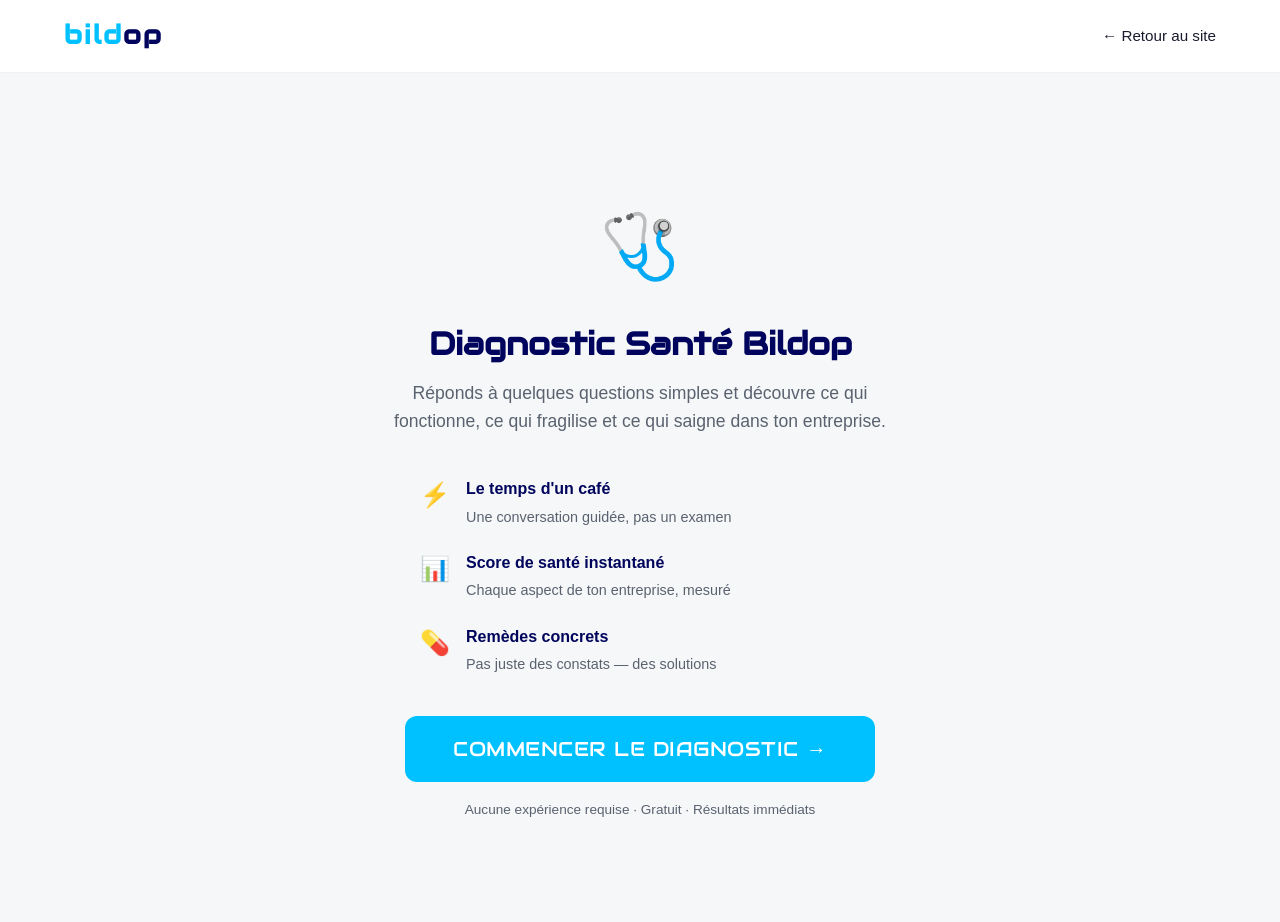
<file: diagnostic.html>
<!DOCTYPE html>
<html lang="fr-CA">
<head>
  <meta charset="UTF-8">
  <meta name="viewport" content="width=device-width, initial-scale=1.0">
  <meta name="description" content="Découvre la santé de ton entreprise en quelques minutes. Diagnostic gratuit par Bildop.">
  <title>Bildop — Diagnostic Santé Bildop</title>

  <!-- Fonts -->
  <link rel="preconnect" href="https://fonts.googleapis.com">
  <link rel="preconnect" href="https://fonts.gstatic.com" crossorigin>
  <link href="https://fonts.googleapis.com/css2?family=Audiowide&family=Open+Sans:wght@300;400;500;600;700&display=swap" rel="stylesheet">

  <!-- Styles -->
  <link rel="stylesheet" href="css/style.css">
</head>
<body>

  <!-- Navigation -->
  <nav class="nav" id="nav">
    <div class="nav__inner">
      <a href="index.html" class="nav__logo"><span style="color:var(--sky)">bild</span><span style="color:var(--navy)">op</span></a>
      <ul class="nav__links" id="navLinks">
        <li><a href="index.html">← Retour au site</a></li>
      </ul>
      <button class="nav__toggle" id="navToggle" aria-label="Menu">
        <span></span><span></span><span></span>
      </button>
    </div>
  </nav>

  <!-- Diagnostic -->
  <div class="questionnaire">
    <div class="questionnaire__container">

      <!-- Intro Screen (shown first) -->
      <div id="diagnosticIntro" class="diagnostic-intro">
        <div class="diagnostic-intro__icon">🩺</div>
        <h1>Diagnostic Santé Bildop</h1>
        <p class="diagnostic-intro__subtitle">Réponds à quelques questions simples et découvre ce qui fonctionne, ce qui fragilise et ce qui saigne dans ton entreprise.</p>

        <div class="diagnostic-intro__features">
          <div class="diagnostic-intro__feature">
            <span>⚡</span>
            <div>
              <strong>Le temps d'un café</strong>
              <p>Une conversation guidée, pas un examen</p>
            </div>
          </div>
          <div class="diagnostic-intro__feature">
            <span>📊</span>
            <div>
              <strong>Score de santé instantané</strong>
              <p>Chaque aspect de ton entreprise, mesuré</p>
            </div>
          </div>
          <div class="diagnostic-intro__feature">
            <span>💊</span>
            <div>
              <strong>Remèdes concrets</strong>
              <p>Pas juste des constats — des solutions</p>
            </div>
          </div>
        </div>

        <button class="btn btn--primary btn--large" id="btnStartDiag">Commencer le diagnostic →</button>
        <p class="diagnostic-intro__note">Aucune expérience requise · Gratuit · Résultats immédiats</p>
      </div>

      <!-- Quiz Section (hidden initially) -->
      <div id="diagnosticQuiz" style="display: none;">
        <!-- Progress -->
        <div class="progress-bar">
          <div class="progress-bar__fill" id="progressFill" style="width: 0%"></div>
        </div>
        <div class="progress-info">
          <span><strong id="categoryName">Acquisition Client</strong></span>
          <span id="questionProgress">Flux 1 de 5</span>
        </div>

        <!-- Category Steps -->
        <div class="category-stepper" id="categoryStepper"></div>

        <!-- Question Card -->
        <div class="question-card" id="questionCard"></div>

        <!-- Navigation -->
        <div class="question-nav">
          <button class="btn btn--secondary" id="btnPrev" disabled>← Précédent</button>
          <button class="btn btn--primary" id="btnNext">Continuer →</button>
        </div>
      </div>

      <!-- Results (hidden initially) -->
      <div id="diagnosticResults" style="display: none;"></div>

    </div>
  </div>

  <script src="js/diagnostic.js"></script>
</body>
</html>
</file>
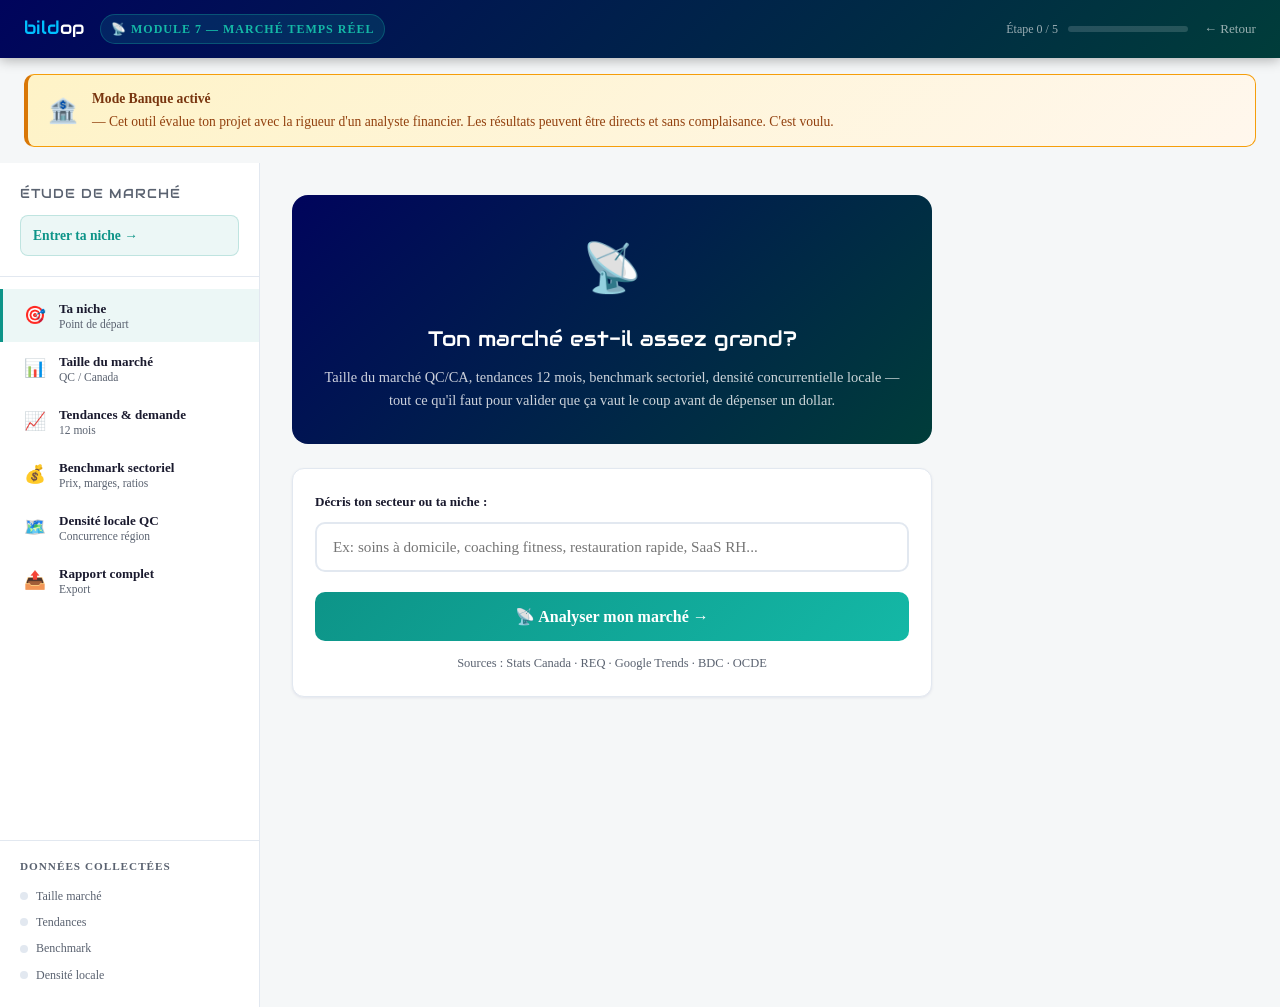
<file: marche-reel.html>
<!DOCTYPE html>
<html lang="fr-CA">
<head>
  <meta charset="UTF-8">
  <meta name="viewport" content="width=device-width, initial-scale=1.0">
  <title>Étude de marché temps réel — BILDOP</title>
  <meta name="description" content="Ton marché est-il assez grand? Taille, croissance, benchmark sectoriel, densité concurrentielle QC/CA — données réelles en 2 minutes.">
  <link rel="preconnect" href="https://fonts.googleapis.com">
  <link href="https://fonts.googleapis.com/css2?family=Audiowide&family=Open+Sans:wght@300;400;500;600;700&display=swap" rel="stylesheet">
  <link rel="stylesheet" href="css/style.css">
  <style>
    :root {
      --navy: #00045C;
      --teal: #0d9488;
      --teal-light: #14b8a6;
      --sky: #00C1FF;
      --amber: #f59e0b;
      --rose: #f43f5e;
      --emerald: #10b981;
      --text-dark: #1a1a2e;
      --text-muted: #5a6270;
      --bg-page: #f5f7f8;
      --bg-card: #ffffff;
      --border: #e2e8f0;
      --shadow-sm: 0 1px 3px rgba(0,4,92,.08);
      --shadow-md: 0 4px 16px rgba(0,4,92,.10);
    }
    * { box-sizing: border-box; margin: 0; padding: 0; }
    body { font-family: var(--font-body); background: var(--bg-page); color: var(--text-dark); min-height: 100vh; }

    /* TOPBAR */
    .mr-topbar {
      background: linear-gradient(135deg, var(--navy) 0%, #003d3a 100%);
      padding: 14px 24px; display: flex; align-items: center; justify-content: space-between;
      position: sticky; top: 0; z-index: 100; box-shadow: 0 2px 12px rgba(0,0,0,.3);
    }
    .mr-topbar__left { display: flex; align-items: center; gap: 16px; }
    .mr-topbar__logo { font-family: var(--font-heading); font-size: 1.1rem; text-decoration: none; }
    .mr-topbar__logo span:first-child { color: var(--sky); }
    .mr-topbar__logo span:last-child { color: #fff; }
    .mr-topbar__module { font-size: 0.75rem; font-weight: 600; color: var(--teal-light); letter-spacing: 1px; text-transform: uppercase; padding: 4px 10px; background: rgba(20,184,166,.15); border-radius: 20px; border: 1px solid rgba(20,184,166,.3); }
    .mr-topbar__right { display: flex; align-items: center; gap: 16px; }
    .mr-progress-wrap { display: flex; align-items: center; gap: 10px; }
    .mr-progress-label { font-size: 0.75rem; color: rgba(255,255,255,.6); white-space: nowrap; }
    .mr-progress-bar { width: 120px; height: 6px; background: rgba(255,255,255,.15); border-radius: 3px; overflow: hidden; }
    .mr-progress-fill { height: 100%; background: linear-gradient(90deg, var(--teal-light), var(--emerald)); border-radius: 3px; transition: width .4s ease; width: 0%; }
    .mr-topbar__back { color: rgba(255,255,255,.6); text-decoration: none; font-size: 0.82rem; }
    .mr-topbar__back:hover { color: #fff; }

    /* LAYOUT */
    .mr-layout { display: flex; min-height: calc(100vh - 56px); }

    /* SIDEBAR */
    .mr-sidebar {
      width: 260px; flex-shrink: 0; background: var(--bg-card);
      border-right: 1px solid var(--border); display: flex; flex-direction: column;
      position: sticky; top: 56px; height: calc(100vh - 56px); overflow-y: auto;
    }
    .mr-sidebar__header { padding: 20px; border-bottom: 1px solid var(--border); }
    .mr-sidebar__title { font-family: var(--font-heading); font-size: 0.8rem; color: var(--text-muted); text-transform: uppercase; letter-spacing: 1px; }
    .mr-niche-badge { margin-top: 10px; padding: 8px 12px; border-radius: 8px; background: rgba(13,148,136,.08); border: 1px solid rgba(13,148,136,.2); font-size: 0.85rem; font-weight: 600; color: var(--teal); }
    .mr-steps { padding: 12px 0; }
    .mr-step-btn {
      width: 100%; padding: 12px 20px; text-align: left; border: none; background: transparent;
      cursor: pointer; display: flex; align-items: center; gap: 12px; transition: background .2s;
      font-family: var(--font-body); border-left: 3px solid transparent;
    }
    .mr-step-btn:hover { background: rgba(13,148,136,.05); }
    .mr-step-btn.active { background: rgba(13,148,136,.08); border-left-color: var(--teal); }
    .mr-step-btn.completed { border-left-color: var(--emerald); }
    .mr-step-icon { font-size: 1.1rem; width: 24px; text-align: center; }
    .mr-step-name { font-size: 0.82rem; font-weight: 600; color: var(--text-dark); }
    .mr-step-sub { font-size: 0.72rem; color: var(--text-muted); margin-top: 1px; }
    .mr-step-btn.completed .mr-step-name { color: var(--emerald); }

    /* DOTS */
    .mr-outputs { padding: 16px 20px; border-top: 1px solid var(--border); margin-top: auto; }
    .mr-outputs__title { font-size: 0.7rem; font-weight: 600; color: var(--text-muted); text-transform: uppercase; letter-spacing: 1px; margin-bottom: 10px; }
    .mr-dot-row { display: flex; align-items: center; gap: 8px; margin-bottom: 6px; }
    .mr-dot { width: 8px; height: 8px; border-radius: 50%; background: var(--border); transition: background .3s; }
    .mr-dot.ready { background: var(--emerald); box-shadow: 0 0 6px rgba(16,185,129,.4); }
    .mr-dot-label { font-size: 0.75rem; color: var(--text-muted); }

    /* MAIN */
    .mr-main { flex: 1; overflow-y: auto; }
    .mr-panel { display: none; padding: 32px; max-width: 860px; }
    .mr-panel.active { display: block; }

    /* PANEL HEADER */
    .mr-panel__badge { display: inline-block; padding: 4px 12px; border-radius: 20px; font-size: 0.72rem; font-weight: 700; text-transform: uppercase; letter-spacing: 1px; margin-bottom: 10px; background: linear-gradient(135deg, var(--teal), var(--teal-light)); color: #fff; }
    .mr-panel__title { font-family: var(--font-heading); font-size: 1.35rem; color: var(--navy); line-height: 1.3; margin-bottom: 8px; }
    .mr-panel__subtitle { color: var(--text-muted); font-size: 0.92rem; line-height: 1.6; margin-bottom: 24px; }

    /* CARDS */
    .mr-card { background: var(--bg-card); border-radius: 12px; padding: 22px; border: 1px solid var(--border); box-shadow: var(--shadow-sm); margin-bottom: 16px; }
    .mr-card__title { font-family: var(--font-heading); font-size: 0.83rem; color: var(--navy); margin-bottom: 14px; display: flex; align-items: center; gap: 8px; }

    /* STAT GRID */
    .mr-stat-grid { display: grid; grid-template-columns: repeat(auto-fit, minmax(170px, 1fr)); gap: 12px; margin-bottom: 20px; }
    .mr-stat { background: var(--bg-card); border: 1px solid var(--border); border-radius: 10px; padding: 18px 14px; position: relative; overflow: hidden; }
    .mr-stat::before { content: ''; position: absolute; top: 0; left: 0; right: 0; height: 3px; background: linear-gradient(90deg, var(--teal), var(--teal-light)); }
    .mr-stat__value { font-family: var(--font-heading); font-size: 1.5rem; font-weight: 700; color: var(--navy); }
    .mr-stat__label { font-size: 0.75rem; color: var(--text-muted); margin-top: 4px; }
    .mr-stat__source { font-size: 0.65rem; color: var(--teal); margin-top: 4px; font-weight: 600; }
    .mr-stat__trend { font-size: 0.75rem; font-weight: 700; margin-top: 6px; }
    .mr-stat__trend--up { color: var(--emerald); }
    .mr-stat__trend--down { color: var(--rose); }
    .mr-stat__trend--neutral { color: var(--amber); }

    /* BAR CHART */
    .mr-bar-chart { display: flex; flex-direction: column; gap: 10px; }
    .mr-bar-row { display: flex; align-items: center; gap: 12px; }
    .mr-bar-label { font-size: 0.8rem; color: var(--text-dark); width: 130px; flex-shrink: 0; }
    .mr-bar-track { flex: 1; height: 10px; background: var(--border); border-radius: 5px; overflow: hidden; }
    .mr-bar-fill { height: 100%; border-radius: 5px; transition: width 1s ease; }
    .mr-bar-fill--teal { background: linear-gradient(90deg, var(--teal), var(--teal-light)); }
    .mr-bar-fill--navy { background: linear-gradient(90deg, var(--navy), #1a0070); }
    .mr-bar-fill--amber { background: linear-gradient(90deg, #d97706, var(--amber)); }
    .mr-bar-fill--emerald { background: linear-gradient(90deg, #059669, var(--emerald)); }
    .mr-bar-fill--rose { background: linear-gradient(90deg, #e11d48, var(--rose)); }
    .mr-bar-val { font-size: 0.78rem; font-weight: 700; color: var(--text-dark); width: 48px; text-align: right; }

    /* TABLE */
    .mr-table { width: 100%; border-collapse: collapse; font-size: 0.83rem; }
    .mr-table th { text-align: left; padding: 10px 12px; background: var(--bg-page); font-size: 0.72rem; font-weight: 700; text-transform: uppercase; letter-spacing: .5px; color: var(--text-muted); border-bottom: 1px solid var(--border); }
    .mr-table td { padding: 11px 12px; border-bottom: 1px solid var(--border); color: var(--text-dark); }
    .mr-table tr:last-child td { border-bottom: none; }
    .mr-table tr:hover td { background: rgba(13,148,136,.03); }
    .mr-pill { display: inline-block; padding: 2px 10px; border-radius: 20px; font-size: 0.72rem; font-weight: 700; }
    .mr-pill--green { background: rgba(16,185,129,.12); color: #065f46; }
    .mr-pill--amber { background: rgba(245,158,11,.12); color: #92400e; }
    .mr-pill--rose { background: rgba(244,63,94,.12); color: #881337; }
    .mr-pill--teal { background: rgba(13,148,136,.12); color: #134e4a; }
    .mr-pill--navy { background: rgba(0,4,92,.08); color: var(--navy); }

    /* INSIGHT BOX */
    .mr-insight { padding: 16px 18px; border-radius: 10px; border-left: 4px solid var(--teal); background: rgba(13,148,136,.06); margin-bottom: 14px; }
    .mr-insight__title { font-size: 0.78rem; font-weight: 700; color: var(--teal); text-transform: uppercase; letter-spacing: .5px; margin-bottom: 6px; }
    .mr-insight__text { font-size: 0.88rem; color: var(--text-dark); line-height: 1.6; }

    /* TREND CHART (sparkline style) */
    .mr-trend-wrap { display: flex; align-items: flex-end; gap: 4px; height: 50px; padding: 4px 0; }
    .mr-trend-bar { flex: 1; border-radius: 3px 3px 0 0; background: linear-gradient(180deg, var(--teal-light), var(--teal)); min-width: 8px; transition: height .6s ease; }

    /* LOADING */
    .mr-loading { padding: 48px; text-align: center; }
    .mr-loading__spinner { width: 40px; height: 40px; border: 3px solid var(--border); border-top-color: var(--teal); border-radius: 50%; animation: spin .8s linear infinite; margin: 0 auto 16px; }
    @keyframes spin { to { transform: rotate(360deg); } }
    .mr-loading__steps { margin-top: 16px; display: flex; flex-direction: column; gap: 8px; }
    .mr-loading__step { font-size: 0.82rem; color: var(--text-muted); padding: 8px 16px; border-radius: 8px; background: var(--bg-card); border: 1px solid var(--border); transition: all .3s; opacity: .4; }
    .mr-loading__step.active { opacity: 1; color: var(--teal); border-color: var(--teal); background: rgba(13,148,136,.06); }
    .mr-loading__step.done { opacity: .6; }
    .mr-loading__step.done::before { content: '✅ '; }

    /* WELCOME */
    .mr-welcome { max-width: 640px; }
    .mr-welcome__hero { background: linear-gradient(135deg, var(--navy), #003d3a); border-radius: 16px; padding: 32px; color: white; margin-bottom: 24px; text-align: center; }
    .mr-welcome__emoji { font-size: 3rem; margin-bottom: 12px; }
    .mr-welcome__title { font-family: var(--font-heading); font-size: 1.3rem; margin-bottom: 10px; }
    .mr-welcome__sub { font-size: 0.9rem; opacity: .8; line-height: 1.6; }
    .mr-input-wrap { margin-bottom: 20px; }
    .mr-input-label { font-size: 0.82rem; font-weight: 600; color: var(--text-dark); margin-bottom: 8px; display: block; }
    .mr-input { width: 100%; padding: 14px 16px; border: 2px solid var(--border); border-radius: 10px; font-size: 0.95rem; font-family: var(--font-body); outline: none; transition: border-color .2s; }
    .mr-input:focus { border-color: var(--teal); }
    .mr-adn-suggest { padding: 10px 14px; background: rgba(13,148,136,.08); border: 1px solid rgba(13,148,136,.25); border-radius: 8px; margin-bottom: 12px; font-size: 0.83rem; display: none; }
    .mr-adn-suggest strong { color: var(--teal); }
    .mr-adn-btn { background: none; border: none; color: var(--teal); font-weight: 600; cursor: pointer; font-size: 0.83rem; text-decoration: underline; margin-left: 6px; }
    .mr-cta { width: 100%; padding: 15px; background: linear-gradient(135deg, var(--teal), var(--teal-light)); color: white; border: none; border-radius: 10px; font-size: 1rem; font-weight: 700; cursor: pointer; font-family: var(--font-body); transition: all .2s; }
    .mr-cta:hover { transform: translateY(-2px); box-shadow: 0 8px 24px rgba(13,148,136,.35); }
    .mr-btn { display: inline-flex; align-items: center; gap: 6px; padding: 10px 20px; border-radius: 8px; border: none; cursor: pointer; font-weight: 600; font-size: 0.85rem; font-family: var(--font-body); transition: all .2s; text-decoration: none; }
    .mr-btn--teal { background: linear-gradient(135deg, var(--teal), var(--teal-light)); color: white; }
    .mr-btn--outline { background: transparent; border: 1px solid var(--border); color: var(--text-dark); }
    .mr-btn:hover { opacity: .9; transform: translateY(-1px); }

    /* SOURCE TAG */
    .mr-source-tag { display: inline-flex; align-items: center; gap: 4px; padding: 2px 8px; border-radius: 4px; font-size: 0.65rem; font-weight: 700; background: rgba(13,148,136,.1); color: var(--teal); margin-left: 6px; }

    /* EXPORT */
    .mr-export-grid { display: grid; grid-template-columns: repeat(auto-fit, minmax(220px, 1fr)); gap: 16px; }
    .mr-export-card { background: var(--bg-card); border: 1px solid var(--border); border-radius: 12px; padding: 24px; text-align: center; cursor: pointer; transition: all .2s; }
    .mr-export-card:hover { border-color: var(--teal); transform: translateY(-2px); box-shadow: var(--shadow-md); }
    .mr-export-card__icon { font-size: 2.5rem; margin-bottom: 10px; }
    .mr-export-card__title { font-weight: 700; color: var(--navy); margin-bottom: 6px; }
    .mr-export-card__desc { font-size: 0.8rem; color: var(--text-muted); line-height: 1.5; }

    /* Disclaimer */
    .bildop-disclaimer-overlay {
      position: fixed; inset: 0; background: rgba(0,0,0,.7); z-index: 9999;
      display: flex; align-items: center; justify-content: center; padding: 20px;
      backdrop-filter: blur(4px);
    }
    .bildop-disclaimer-modal {
      background: #fff; border-radius: 16px; padding: 32px; max-width: 520px; width: 100%;
      box-shadow: 0 20px 60px rgba(0,0,0,.3); text-align: center;
    }
    .bildop-disclaimer-icon { font-size: 3rem; margin-bottom: 16px; }
    .bildop-disclaimer-modal h3 {
      font-family: var(--font-heading); font-size: 1.2rem; color: var(--navy);
      margin-bottom: 16px;
    }
    .bildop-disclaimer-modal p {
      font-size: 0.9rem; color: #475569; line-height: 1.6; margin-bottom: 12px; text-align: left;
    }
    .bildop-disclaimer-check {
      display: flex; align-items: flex-start; gap: 10px; text-align: left;
      margin: 20px 0; padding: 14px; background: #fef3c7; border: 1px solid #f59e0b;
      border-radius: 10px; cursor: pointer; font-size: 0.85rem; color: #1e293b; line-height: 1.5;
    }
    .bildop-disclaimer-check input { margin-top: 3px; flex-shrink: 0; }
    .bildop-disclaimer-btn {
      width: 100%; padding: 14px; border: none; border-radius: 10px;
      font-size: 1rem; font-weight: 700; font-family: var(--font-body);
      cursor: pointer; transition: all .2s;
      background: linear-gradient(135deg, var(--navy), #003d3a); color: #fff;
    }
    .bildop-disclaimer-btn:disabled {
      opacity: .4; cursor: not-allowed;
    }
    .bildop-disclaimer-btn:not(:disabled):hover {
      transform: translateY(-2px); box-shadow: 0 6px 20px rgba(0,4,92,.4);
    }
    @media (prefers-reduced-motion: reduce) {
      .bildop-disclaimer-btn:not(:disabled):hover { transform: none; }
    }

    /* BANQUE MODE BANNER */
    .bildop-banque-banner {
      display: flex; align-items: center; gap: 14px;
      background: linear-gradient(135deg, #fef3c7, #fff7ed);
      border: 1px solid #f59e0b; border-left: 4px solid #d97706;
      border-radius: 10px; padding: 14px 20px; margin: 16px 24px;
      font-size: 0.85rem; color: #92400e; line-height: 1.5;
    }
    .bildop-banque-banner__icon { font-size: 1.5rem; flex-shrink: 0; }
    .bildop-banque-banner__text strong { display: block; margin-bottom: 2px; color: #78350f; }
    @media (max-width: 480px) {
      .bildop-banque-banner { flex-direction: column; text-align: center; gap: 8px; margin: 12px 12px; }
    }

    @media (max-width: 768px) {
      .mr-sidebar { display: none; }
      .mr-panel { padding: 20px 16px; }
    }
  </style>
</head>
<body>

  <!-- TOPBAR -->
  <div class="mr-topbar">
    <div class="mr-topbar__left">
      <a href="index.html" class="mr-topbar__logo"><span>bild</span><span>op</span></a>
      <div class="mr-topbar__module">📡 Module 7 — Marché temps réel</div>
    </div>
    <div class="mr-topbar__right">
      <div class="mr-progress-wrap">
        <span class="mr-progress-label" id="progressLabel">Étape 0 / 5</span>
        <div class="mr-progress-bar"><div class="mr-progress-fill" id="progressBar"></div></div>
      </div>
      <a href="index.html" class="mr-topbar__back">← Retour</a>
    </div>
  </div>

  <!-- BANQUE MODE BANNER -->
  <div class="bildop-banque-banner">
    <span class="bildop-banque-banner__icon">&#127974;</span>
    <div class="bildop-banque-banner__text">
      <strong>Mode Banque activ&eacute;</strong> &mdash; Cet outil &eacute;value ton projet avec la rigueur d'un analyste financier.
      Les r&eacute;sultats peuvent &ecirc;tre directs et sans complaisance. C'est voulu.
    </div>
  </div>

  <div class="mr-layout">

    <!-- SIDEBAR -->
    <div class="mr-sidebar">
      <div class="mr-sidebar__header">
        <div class="mr-sidebar__title">Étude de marché</div>
        <div class="mr-niche-badge" id="nicheDisplay">Entrer ta niche →</div>
      </div>
      <div class="mr-steps">
        <button class="mr-step-btn active" data-step="0" onclick="goToStep(0)">
          <span class="mr-step-icon">🎯</span>
          <div><div class="mr-step-name">Ta niche</div><div class="mr-step-sub">Point de départ</div></div>
        </button>
        <button class="mr-step-btn" data-step="1" onclick="goToStep(1)">
          <span class="mr-step-icon" id="icon-1">📊</span>
          <div><div class="mr-step-name">Taille du marché</div><div class="mr-step-sub">QC / Canada</div></div>
        </button>
        <button class="mr-step-btn" data-step="2" onclick="goToStep(2)">
          <span class="mr-step-icon" id="icon-2">📈</span>
          <div><div class="mr-step-name">Tendances & demande</div><div class="mr-step-sub">12 mois</div></div>
        </button>
        <button class="mr-step-btn" data-step="3" onclick="goToStep(3)">
          <span class="mr-step-icon" id="icon-3">💰</span>
          <div><div class="mr-step-name">Benchmark sectoriel</div><div class="mr-step-sub">Prix, marges, ratios</div></div>
        </button>
        <button class="mr-step-btn" data-step="4" onclick="goToStep(4)">
          <span class="mr-step-icon" id="icon-4">🗺️</span>
          <div><div class="mr-step-name">Densité locale QC</div><div class="mr-step-sub">Concurrence région</div></div>
        </button>
        <button class="mr-step-btn" data-step="5" onclick="goToStep(5)">
          <span class="mr-step-icon" id="icon-5">📤</span>
          <div><div class="mr-step-name">Rapport complet</div><div class="mr-step-sub">Export</div></div>
        </button>
      </div>
      <div class="mr-outputs">
        <div class="mr-outputs__title">Données collectées</div>
        <div class="mr-dot-row"><div class="mr-dot" id="dot-1"></div><span class="mr-dot-label">Taille marché</span></div>
        <div class="mr-dot-row"><div class="mr-dot" id="dot-2"></div><span class="mr-dot-label">Tendances</span></div>
        <div class="mr-dot-row"><div class="mr-dot" id="dot-3"></div><span class="mr-dot-label">Benchmark</span></div>
        <div class="mr-dot-row"><div class="mr-dot" id="dot-4"></div><span class="mr-dot-label">Densité locale</span></div>
      </div>
    </div>

    <!-- MAIN -->
    <div class="mr-main">

      <!-- STEP 0 — ENTRÉE NICHE -->
      <div class="mr-panel active" id="panel-0">
        <div class="mr-welcome">
          <div class="mr-welcome__hero">
            <div class="mr-welcome__emoji">📡</div>
            <div class="mr-welcome__title">Ton marché est-il assez grand?</div>
            <div class="mr-welcome__sub">Taille du marché QC/CA, tendances 12 mois, benchmark sectoriel, densité concurrentielle locale — tout ce qu'il faut pour valider que ça vaut le coup avant de dépenser un dollar.</div>
          </div>
          <div class="mr-card">
            <div id="adnSuggest" class="mr-adn-suggest">
              <strong>ADN Bildop détecté :</strong> <span id="adnText"></span>
              <button class="mr-adn-btn" onclick="useAdn()">Utiliser →</button>
            </div>
            <div class="mr-input-wrap">
              <label class="mr-input-label">Décris ton secteur ou ta niche :</label>
              <input class="mr-input" id="nicheInput" type="text" placeholder="Ex: soins à domicile, coaching fitness, restauration rapide, SaaS RH..." />
            </div>
            <button class="mr-cta" onclick="startAnalysis()">📡 Analyser mon marché →</button>
            <div style="margin-top: 12px; font-size: 0.78rem; color: var(--text-muted); text-align: center;">Sources : Stats Canada · REQ · Google Trends · BDC · OCDE</div>
          </div>
        </div>
      </div>

      <!-- STEP 1 — TAILLE DU MARCHÉ -->
      <div class="mr-panel" id="panel-1">
        <div class="mr-panel__badge">📊 Taille du marché</div>
        <div class="mr-panel__title">Combien vaut ton marché?</div>
        <div class="mr-panel__subtitle" id="s1-sub">Marché total adressable, part capturable réalistement, et projection de croissance pour les 5 prochaines années.</div>
        <div id="loading-1" class="mr-loading" style="display:none;">
          <div class="mr-loading__spinner"></div>
          <div style="font-size:0.9rem; color:var(--text-muted); margin-bottom: 16px;">Collecte des données de marché...</div>
          <div class="mr-loading__steps">
            <div class="mr-loading__step" id="ls1-1">📦 Recherche dans la base Stats Canada...</div>
            <div class="mr-loading__step" id="ls1-2">🏢 Données sectorielles SCIAN / REQ...</div>
            <div class="mr-loading__step" id="ls1-3">📊 Calcul TAM / SAM / SOM...</div>
            <div class="mr-loading__step" id="ls1-4">✅ Données prêtes</div>
          </div>
        </div>
        <div id="results-1" style="display:none;">
          <div class="mr-stat-grid" id="s1-stats"></div>
          <div class="mr-card">
            <div class="mr-card__title">📊 Marché par région <span class="mr-source-tag">REQ · Stats Canada</span></div>
            <div class="mr-bar-chart" id="s1-regions"></div>
          </div>
          <div class="mr-insight" id="s1-insight"></div>
          <div style="text-align:right; margin-top: 8px;">
            <button class="mr-btn mr-btn--teal" onclick="goToStep(2)">Tendances & demande →</button>
          </div>
        </div>
      </div>

      <!-- STEP 2 — TENDANCES -->
      <div class="mr-panel" id="panel-2">
        <div class="mr-panel__badge">📈 Tendances & demande</div>
        <div class="mr-panel__title">Est-ce que la demande monte ou descend?</div>
        <div class="mr-panel__subtitle">Volume de recherche, saisonnalité, signaux de croissance — les 12 derniers mois dans ton secteur.</div>
        <div id="loading-2" class="mr-loading" style="display:none;">
          <div class="mr-loading__spinner"></div>
          <div style="font-size:0.9rem; color:var(--text-muted); margin-bottom: 16px;">Analyse des tendances...</div>
          <div class="mr-loading__steps">
            <div class="mr-loading__step" id="ls2-1">🔍 Requêtes Google Trends QC/CA...</div>
            <div class="mr-loading__step" id="ls2-2">📱 Volume de recherche mensuel...</div>
            <div class="mr-loading__step" id="ls2-3">📅 Analyse saisonnalité...</div>
            <div class="mr-loading__step" id="ls2-4">✅ Tendances prêtes</div>
          </div>
        </div>
        <div id="results-2" style="display:none;">
          <div class="mr-stat-grid" id="s2-stats"></div>
          <div class="mr-card">
            <div class="mr-card__title">📈 Volume de recherche — 12 mois <span class="mr-source-tag">Google Trends</span></div>
            <div class="mr-trend-wrap" id="s2-trend"></div>
            <div style="display:flex; justify-content:space-between; font-size:0.72rem; color:var(--text-muted); margin-top:6px; padding: 0 2px;">
              <span>Mars 2025</span><span>Juin</span><span>Sept</span><span>Déc</span><span>Mars 2026</span>
            </div>
          </div>
          <div class="mr-card">
            <div class="mr-card__title">🔍 Mots-clés prioritaires <span class="mr-source-tag">Google Trends · QC</span></div>
            <div id="s2-keywords"></div>
          </div>
          <div class="mr-insight" id="s2-insight"></div>
          <div style="text-align:right; margin-top: 8px;">
            <button class="mr-btn mr-btn--teal" onclick="goToStep(3)">Benchmark sectoriel →</button>
          </div>
        </div>
      </div>

      <!-- STEP 3 — BENCHMARK -->
      <div class="mr-panel" id="panel-3">
        <div class="mr-panel__badge">💰 Benchmark sectoriel</div>
        <div class="mr-panel__title">Qu'est-ce que les autres chargent — et combien ils gardent?</div>
        <div class="mr-panel__subtitle">Prix moyen marché, marges typiques, ratios financiers de référence pour ton secteur au Québec.</div>
        <div id="loading-3" class="mr-loading" style="display:none;">
          <div class="mr-loading__spinner"></div>
          <div style="font-size:0.9rem; color:var(--text-muted); margin-bottom: 16px;">Recherche des benchmarks...</div>
          <div class="mr-loading__steps">
            <div class="mr-loading__step" id="ls3-1">💼 Données BDC sectorielles...</div>
            <div class="mr-loading__step" id="ls3-2">💰 Prix marché + marges typiques...</div>
            <div class="mr-loading__step" id="ls3-3">📊 Ratios financiers QC...</div>
            <div class="mr-loading__step" id="ls3-4">✅ Benchmark prêt</div>
          </div>
        </div>
        <div id="results-3" style="display:none;">
          <div class="mr-stat-grid" id="s3-stats"></div>
          <div class="mr-card">
            <div class="mr-card__title">💰 Fourchette de prix — ton secteur <span class="mr-source-tag">BDC · Desjardins</span></div>
            <table class="mr-table" id="s3-table"></table>
          </div>
          <div class="mr-card">
            <div class="mr-card__title">📊 Ratios financiers de référence <span class="mr-source-tag">BDC · FCEI</span></div>
            <div class="mr-bar-chart" id="s3-ratios"></div>
          </div>
          <div class="mr-insight" id="s3-insight"></div>
          <div style="text-align:right; margin-top: 8px;">
            <button class="mr-btn mr-btn--teal" onclick="goToStep(4)">Densité locale →</button>
          </div>
        </div>
      </div>

      <!-- STEP 4 — DENSITÉ LOCALE -->
      <div class="mr-panel" id="panel-4">
        <div class="mr-panel__badge">🗺️ Densité locale QC</div>
        <div class="mr-panel__title">Combien de compétiteurs dans ta région?</div>
        <div class="mr-panel__subtitle">Nombre d'entreprises actives par région, saturation du marché local, opportunités géographiques.</div>
        <div id="loading-4" class="mr-loading" style="display:none;">
          <div class="mr-loading__spinner"></div>
          <div style="font-size:0.9rem; color:var(--text-muted); margin-bottom: 16px;">Analyse de la concurrence locale...</div>
          <div class="mr-loading__steps">
            <div class="mr-loading__step" id="ls4-1">🏢 Registre des entreprises QC (REQ)...</div>
            <div class="mr-loading__step" id="ls4-2">📍 Distribution géographique...</div>
            <div class="mr-loading__step" id="ls4-3">🎯 Identification des zones sous-servies...</div>
            <div class="mr-loading__step" id="ls4-4">✅ Carte de densité prête</div>
          </div>
        </div>
        <div id="results-4" style="display:none;">
          <div class="mr-stat-grid" id="s4-stats"></div>
          <div class="mr-card">
            <div class="mr-card__title">🗺️ Entreprises actives par région <span class="mr-source-tag">REQ 2026</span></div>
            <div class="mr-bar-chart" id="s4-regions"></div>
          </div>
          <div class="mr-card">
            <div class="mr-card__title">🎯 Zones d'opportunité identifiées</div>
            <div id="s4-opportunities"></div>
          </div>
          <div class="mr-insight" id="s4-insight"></div>
          <div style="text-align:right; margin-top: 8px;">
            <button class="mr-btn mr-btn--teal" onclick="goToStep(5)">Voir le rapport complet →</button>
          </div>
        </div>
      </div>

      <!-- STEP 5 — RAPPORT / EXPORT -->
      <div class="mr-panel" id="panel-5">
        <div class="mr-panel__badge">📤 Rapport complet</div>
        <div class="mr-panel__title">Ton étude de marché est prête</div>
        <div class="mr-panel__subtitle">Toutes les données compilées — prêtes pour ta banque, ton investisseur ou ta prise de décision.</div>
        <div class="mr-card" id="report-summary"></div>
        <div class="mr-export-grid" style="margin-top: 20px;">
          <div class="mr-export-card" onclick="exportReport()">
            <div class="mr-export-card__icon">📄</div>
            <div class="mr-export-card__title">Rapport .TXT</div>
            <div class="mr-export-card__desc">Données structurées prêtes à coller dans Notion, Google Docs ou ton plan d'affaires.</div>
            <div style="margin-top:10px; font-family: var(--font-heading); color:var(--teal); font-size:1rem;">Gratuit</div>
          </div>
          <div class="mr-export-card" style="border-color:var(--teal);" onclick="alertPDF()">
            <div class="mr-export-card__icon">📊</div>
            <div class="mr-export-card__title">Rapport PDF</div>
            <div class="mr-export-card__desc">PDF professionnel avec graphiques, sources citées et recommandations stratégiques.</div>
            <div style="margin-top:10px; font-family: var(--font-heading); color:var(--teal); font-size:1rem;">99 $ CAD</div>
          </div>
          <div class="mr-export-card" onclick="goToSprint()">
            <div class="mr-export-card__icon">⚡</div>
            <div class="mr-export-card__title">Générer mon Sprint 90j</div>
            <div class="mr-export-card__desc">Utiliser ces données pour créer ton plan d'action 90 jours personnalisé.</div>
            <div style="margin-top:10px; font-family: var(--font-heading); color:var(--navy); font-size:1rem;">Module 8 →</div>
          </div>
        </div>
      </div>

    </div><!-- /mr-main -->
  </div><!-- /mr-layout -->

  <div class="bildop-disclaimer-overlay" id="disclaimerOverlay" style="display:none;">
    <div class="bildop-disclaimer-modal">
      <div class="bildop-disclaimer-icon">⚠️</div>
      <h3>Avertissement important</h3>
      <p>Les informations generees par cet outil sont fournies <strong>a titre indicatif seulement</strong>. Elles ne constituent pas un conseil professionnel, financier ou juridique.</p>
      <p>Les donnees presentees sont basees sur des modeles statistiques et de l'intelligence artificielle. Elles peuvent contenir des inexactitudes. <strong>Toute decision d'affaires doit etre validee avec des professionnels qualifies</strong> (comptable, avocat, conseiller financier).</p>
      <label class="bildop-disclaimer-check">
        <input type="checkbox" id="disclaimerCheck" onchange="document.getElementById('disclaimerProceed').disabled = !this.checked">
        <span>Je comprends que cet outil fournit des recommandations a titre indicatif et que la responsabilite de mes decisions d'affaires m'appartient entierement.</span>
      </label>
      <button class="bildop-disclaimer-btn" id="disclaimerProceed" disabled onclick="acceptDisclaimer()">Proceder →</button>
    </div>
  </div>

  <script src="js/marche-reel.js"></script>
</body>
</html>
</file>
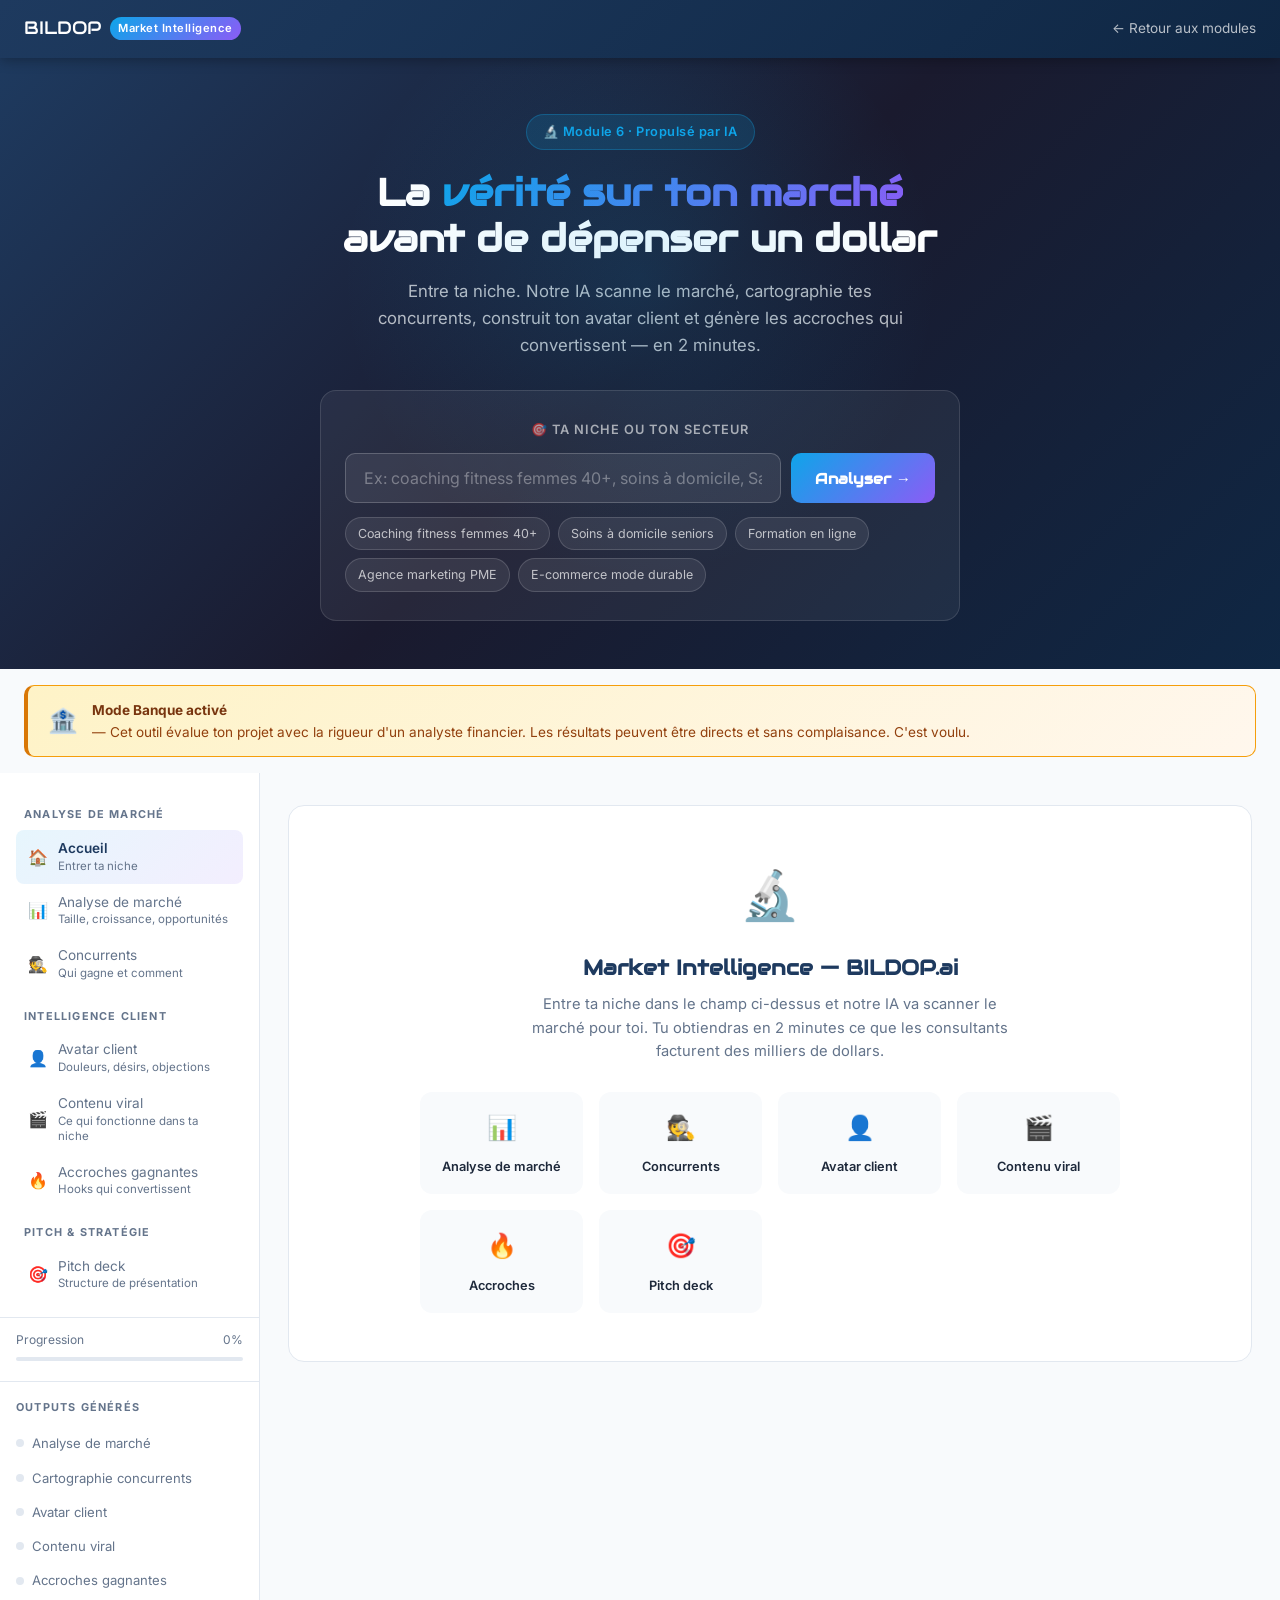
<file: market-intelligence.html>
<!DOCTYPE html>
<html lang="fr">
<head>
  <meta charset="UTF-8">
  <meta name="viewport" content="width=device-width, initial-scale=1.0">
  <title>Market Intelligence — BILDOP.ai</title>
  <meta name="description" content="Analyse ton marché en 2 minutes. Concurrents, avatar client, contenu viral, accroches gagnantes — propulsé par IA.">
  <link rel="preconnect" href="https://fonts.googleapis.com">
  <link href="https://fonts.googleapis.com/css2?family=Audiowide&family=Inter:wght@400;500;600;700;800&display=swap" rel="stylesheet">
  <link rel="stylesheet" href="css/style.css">
  <style>
    /* ===== VARIABLES ===== */
    :root {
      --navy: #1e3a5f;
      --violet: #5b21b6;
      --sky: #0ea5e9;
      --sky-dark: #0284c7;
      --emerald: #10b981;
      --amber: #f59e0b;
      --rose: #f43f5e;
      --text-dark: #1e293b;
      --text-muted: #64748b;
      --bg-page: #f8fafc;
      --bg-card: #ffffff;
      --border: #e2e8f0;
      --shadow-sm: 0 1px 3px rgba(0,0,0,.08);
      --shadow-md: 0 4px 16px rgba(0,0,0,.10);
      --shadow-lg: 0 8px 32px rgba(0,0,0,.14);
    }

    * { box-sizing: border-box; margin: 0; padding: 0; }
    body { font-family: 'Inter', sans-serif; background: var(--bg-page); color: var(--text-dark); min-height: 100vh; }

    /* ===== TOPBAR ===== */
    .mi-topbar {
      background: linear-gradient(135deg, var(--navy) 0%, #0f2744 100%);
      padding: 14px 24px;
      display: flex;
      align-items: center;
      justify-content: space-between;
      position: sticky;
      top: 0;
      z-index: 100;
      box-shadow: 0 2px 12px rgba(0,0,0,.3);
    }
    .mi-topbar__logo {
      font-family: 'Audiowide', sans-serif;
      font-size: 1.1rem;
      color: #fff;
      text-decoration: none;
      display: flex;
      align-items: center;
      gap: 8px;
    }
    .mi-topbar__logo span {
      font-size: 0.7rem;
      background: linear-gradient(135deg, var(--sky), #8b5cf6);
      color: #fff;
      padding: 2px 8px;
      border-radius: 20px;
      font-family: 'Inter', sans-serif;
      font-weight: 600;
      letter-spacing: .5px;
    }
    .mi-topbar__back {
      color: rgba(255,255,255,.7);
      text-decoration: none;
      font-size: 0.85rem;
      display: flex;
      align-items: center;
      gap: 6px;
      transition: color .2s;
    }
    .mi-topbar__back:hover { color: #fff; }

    /* ===== HERO ===== */
    .mi-hero {
      background: linear-gradient(135deg, var(--navy) 0%, #1a1a2e 50%, #0f2744 100%);
      padding: 56px 24px 48px;
      text-align: center;
      position: relative;
      overflow: hidden;
    }
    .mi-hero::before {
      content: '';
      position: absolute;
      top: -80px; left: 50%; transform: translateX(-50%);
      width: 600px; height: 600px;
      background: radial-gradient(circle, rgba(14,165,233,.15) 0%, transparent 70%);
      pointer-events: none;
    }
    .mi-hero__badge {
      display: inline-flex;
      align-items: center;
      gap: 8px;
      background: rgba(14,165,233,.15);
      border: 1px solid rgba(14,165,233,.3);
      color: var(--sky);
      font-size: 0.8rem;
      font-weight: 600;
      padding: 6px 16px;
      border-radius: 20px;
      margin-bottom: 20px;
      letter-spacing: .5px;
    }
    .mi-hero h1 {
      font-family: 'Audiowide', sans-serif;
      font-size: clamp(1.6rem, 4vw, 2.4rem);
      color: #fff;
      margin-bottom: 16px;
      line-height: 1.2;
    }
    .mi-hero h1 span {
      background: linear-gradient(135deg, var(--sky), #8b5cf6);
      -webkit-background-clip: text;
      -webkit-text-fill-color: transparent;
      background-clip: text;
    }
    .mi-hero p {
      color: rgba(255,255,255,.7);
      font-size: 1.05rem;
      max-width: 560px;
      margin: 0 auto 32px;
      line-height: 1.6;
    }

    /* ===== NICHE INPUT ===== */
    .mi-niche-box {
      background: rgba(255,255,255,.06);
      border: 1px solid rgba(255,255,255,.12);
      border-radius: 16px;
      padding: 28px 24px;
      max-width: 640px;
      margin: 0 auto;
      position: relative;
      z-index: 1;
    }
    .mi-niche-box__label {
      color: rgba(255,255,255,.6);
      font-size: 0.8rem;
      font-weight: 600;
      letter-spacing: 1px;
      text-transform: uppercase;
      margin-bottom: 12px;
    }
    .mi-niche-row {
      display: flex;
      gap: 10px;
    }
    .mi-niche-input {
      flex: 1;
      background: rgba(255,255,255,.08);
      border: 1.5px solid rgba(255,255,255,.2);
      border-radius: 10px;
      padding: 14px 18px;
      color: #fff;
      font-size: 1rem;
      font-family: 'Inter', sans-serif;
      outline: none;
      transition: border-color .2s, background .2s;
    }
    .mi-niche-input::placeholder { color: rgba(255,255,255,.35); }
    .mi-niche-input:focus {
      border-color: var(--sky);
      background: rgba(14,165,233,.08);
    }
    .mi-niche-btn {
      background: linear-gradient(135deg, var(--sky), #8b5cf6);
      color: #fff;
      border: none;
      border-radius: 10px;
      padding: 14px 24px;
      font-size: 0.95rem;
      font-weight: 700;
      cursor: pointer;
      font-family: 'Audiowide', sans-serif;
      white-space: nowrap;
      transition: transform .15s, box-shadow .15s;
    }
    .mi-niche-btn:hover {
      transform: translateY(-1px);
      box-shadow: 0 6px 20px rgba(14,165,233,.4);
    }
    .mi-niche-examples {
      display: flex;
      flex-wrap: wrap;
      gap: 8px;
      margin-top: 14px;
    }
    .mi-niche-tag {
      background: rgba(255,255,255,.08);
      border: 1px solid rgba(255,255,255,.15);
      color: rgba(255,255,255,.7);
      font-size: 0.78rem;
      padding: 5px 12px;
      border-radius: 20px;
      cursor: pointer;
      transition: all .2s;
    }
    .mi-niche-tag:hover {
      background: rgba(14,165,233,.2);
      border-color: var(--sky);
      color: var(--sky);
    }
    .mi-adn-suggestion {
      display: none;
      margin-top: 14px;
      background: rgba(16,185,129,.1);
      border: 1px solid rgba(16,185,129,.3);
      border-radius: 10px;
      padding: 12px 16px;
      display: none;
      align-items: center;
      gap: 10px;
    }
    .mi-adn-suggestion.show { display: flex; }
    .mi-adn-suggestion__text {
      color: rgba(255,255,255,.8);
      font-size: 0.85rem;
      flex: 1;
    }
    .mi-adn-suggestion__text strong { color: var(--emerald); }
    .mi-adn-suggestion__btn {
      background: var(--emerald);
      color: #fff;
      border: none;
      border-radius: 6px;
      padding: 6px 14px;
      font-size: 0.8rem;
      font-weight: 600;
      cursor: pointer;
      white-space: nowrap;
    }

    /* ===== LAYOUT PRINCIPAL ===== */
    .mi-layout {
      display: grid;
      grid-template-columns: 260px 1fr;
      min-height: calc(100vh - 60px);
      max-width: 1280px;
      margin: 0 auto;
    }

    /* ===== SIDEBAR ===== */
    .mi-sidebar {
      background: #fff;
      border-right: 1px solid var(--border);
      padding: 24px 0;
      position: sticky;
      top: 60px;
      height: calc(100vh - 60px);
      overflow-y: auto;
    }
    .mi-sidebar__section {
      padding: 0 16px;
      margin-bottom: 8px;
    }
    .mi-sidebar__section-title {
      font-size: 0.68rem;
      font-weight: 700;
      letter-spacing: 1.2px;
      text-transform: uppercase;
      color: var(--text-muted);
      padding: 8px 8px 6px;
    }
    .mi-step-btn {
      display: flex;
      align-items: center;
      gap: 10px;
      width: 100%;
      padding: 10px 12px;
      border: none;
      background: none;
      border-radius: 8px;
      cursor: pointer;
      text-align: left;
      transition: all .2s;
      color: var(--text-muted);
      font-family: 'Inter', sans-serif;
      font-size: 0.85rem;
    }
    .mi-step-btn:hover { background: #f1f5f9; color: var(--text-dark); }
    .mi-step-btn.active {
      background: linear-gradient(135deg, rgba(14,165,233,.1), rgba(139,92,246,.1));
      color: var(--navy);
      font-weight: 600;
    }
    .mi-step-btn.completed { color: var(--emerald); }
    .mi-step-icon { font-size: 1rem; flex-shrink: 0; width: 20px; text-align: center; }
    .mi-step-label { flex: 1; line-height: 1.3; }
    .mi-step-label small { display: block; font-size: 0.72rem; color: var(--text-muted); font-weight: 400; margin-top: 1px; }

    /* Progress bar */
    .mi-progress {
      padding: 12px 16px;
      border-top: 1px solid var(--border);
      margin-top: 16px;
    }
    .mi-progress__label {
      display: flex;
      justify-content: space-between;
      font-size: 0.75rem;
      color: var(--text-muted);
      margin-bottom: 6px;
    }
    .mi-progress__bar {
      height: 4px;
      background: #e2e8f0;
      border-radius: 2px;
      overflow: hidden;
    }
    .mi-progress__fill {
      height: 100%;
      background: linear-gradient(90deg, var(--sky), #8b5cf6);
      border-radius: 2px;
      width: 0%;
      transition: width .5s ease;
    }

    /* Outputs */
    .mi-outputs {
      padding: 16px;
      border-top: 1px solid var(--border);
      margin-top: 8px;
    }
    .mi-outputs__title {
      font-size: 0.68rem;
      font-weight: 700;
      letter-spacing: 1.2px;
      text-transform: uppercase;
      color: var(--text-muted);
      margin-bottom: 10px;
    }
    .mi-output-item {
      display: flex;
      align-items: center;
      gap: 8px;
      padding: 6px 0;
      font-size: 0.82rem;
      color: var(--text-muted);
    }
    .mi-output-dot {
      width: 8px; height: 8px;
      border-radius: 50%;
      background: #e2e8f0;
      flex-shrink: 0;
      transition: background .3s;
    }
    .mi-output-dot.ready { background: var(--emerald); box-shadow: 0 0 6px rgba(16,185,129,.4); }

    /* Export button */
    .mi-export-btn {
      display: block;
      width: calc(100% - 32px);
      margin: 12px 16px 0;
      padding: 10px;
      background: linear-gradient(135deg, var(--sky), #8b5cf6);
      color: #fff;
      border: none;
      border-radius: 8px;
      font-size: 0.82rem;
      font-weight: 600;
      cursor: pointer;
      font-family: 'Inter', sans-serif;
      transition: opacity .2s;
    }
    .mi-export-btn:hover { opacity: .9; }

    /* ===== MAIN CONTENT ===== */
    .mi-main {
      padding: 32px 28px;
      overflow-y: auto;
    }

    /* Panel */
    .mi-panel { display: none; }
    .mi-panel.active { display: block; }

    /* Panel header */
    .mi-panel__header {
      display: flex;
      align-items: flex-start;
      gap: 16px;
      margin-bottom: 28px;
    }
    .mi-panel__icon {
      width: 52px; height: 52px;
      border-radius: 14px;
      background: linear-gradient(135deg, var(--sky), #8b5cf6);
      display: flex;
      align-items: center;
      justify-content: center;
      font-size: 1.5rem;
      flex-shrink: 0;
    }
    .mi-panel__title { font-family: 'Audiowide', sans-serif; font-size: 1.2rem; color: var(--navy); margin-bottom: 4px; }
    .mi-panel__sub { font-size: 0.88rem; color: var(--text-muted); line-height: 1.5; }
    .mi-niche-badge {
      display: inline-block;
      background: linear-gradient(135deg, rgba(14,165,233,.1), rgba(139,92,246,.1));
      border: 1px solid rgba(14,165,233,.3);
      color: var(--sky-dark);
      font-size: 0.78rem;
      font-weight: 600;
      padding: 3px 10px;
      border-radius: 20px;
      margin-top: 6px;
    }

    /* Analyzing animation */
    .mi-analyzing {
      background: #fff;
      border: 1px solid var(--border);
      border-radius: 16px;
      padding: 32px 28px;
      text-align: center;
    }
    .mi-analyzing__spinner {
      width: 48px; height: 48px;
      border: 3px solid #e2e8f0;
      border-top-color: var(--sky);
      border-radius: 50%;
      animation: spin .8s linear infinite;
      margin: 0 auto 20px;
    }
    @keyframes spin { to { transform: rotate(360deg); } }
    .mi-analyzing__title {
      font-family: 'Audiowide', sans-serif;
      font-size: 1rem;
      color: var(--navy);
      margin-bottom: 24px;
    }
    .mi-analyzing__steps { text-align: left; max-width: 400px; margin: 0 auto; }
    .mi-analyzing__step {
      display: flex;
      align-items: center;
      gap: 12px;
      padding: 8px 0;
      opacity: 0;
      transform: translateY(8px);
      transition: all .4s ease;
      font-size: 0.88rem;
      color: var(--text-muted);
    }
    .mi-analyzing__step.visible {
      opacity: 1;
      transform: translateY(0);
      color: var(--navy);
      font-weight: 500;
    }
    .mi-analyzing__step.done {
      opacity: .5;
      color: var(--emerald);
    }
    .mi-analyzing__step-dot {
      width: 8px; height: 8px;
      border-radius: 50%;
      background: #e2e8f0;
      flex-shrink: 0;
    }
    .mi-analyzing__step.visible .mi-analyzing__step-dot { background: var(--sky); }
    .mi-analyzing__step.done .mi-analyzing__step-dot { background: var(--emerald); }

    /* Cards */
    .mi-card {
      background: #fff;
      border: 1px solid var(--border);
      border-radius: 16px;
      padding: 24px;
      margin-bottom: 20px;
      box-shadow: var(--shadow-sm);
    }
    .mi-card__title {
      font-family: 'Audiowide', sans-serif;
      font-size: 0.85rem;
      color: var(--navy);
      margin-bottom: 16px;
      display: flex;
      align-items: center;
      gap: 8px;
    }

    /* Stats grid */
    .mi-stats-grid {
      display: grid;
      grid-template-columns: repeat(auto-fit, minmax(180px, 1fr));
      gap: 16px;
      margin-bottom: 20px;
    }
    .mi-stat {
      background: #fff;
      border: 1px solid var(--border);
      border-radius: 12px;
      padding: 20px;
      text-align: center;
    }
    .mi-stat__value {
      font-family: 'Audiowide', sans-serif;
      font-size: 1.6rem;
      font-weight: 700;
      background: linear-gradient(135deg, var(--sky), #8b5cf6);
      -webkit-background-clip: text;
      -webkit-text-fill-color: transparent;
      background-clip: text;
      margin-bottom: 4px;
    }
    .mi-stat__label { font-size: 0.8rem; font-weight: 600; color: var(--text-dark); margin-bottom: 2px; }
    .mi-stat__sub { font-size: 0.75rem; color: var(--text-muted); }

    /* Insight box */
    .mi-insight {
      background: linear-gradient(135deg, rgba(14,165,233,.06), rgba(139,92,246,.06));
      border: 1px solid rgba(14,165,233,.2);
      border-left: 4px solid var(--sky);
      border-radius: 12px;
      padding: 20px;
      margin-bottom: 20px;
    }
    .mi-insight__label {
      font-size: 0.72rem;
      font-weight: 700;
      letter-spacing: 1px;
      text-transform: uppercase;
      color: var(--sky-dark);
      margin-bottom: 8px;
    }
    .mi-insight__text {
      font-size: 0.92rem;
      color: var(--text-dark);
      line-height: 1.6;
    }

    /* Tags */
    .mi-tags { display: flex; flex-wrap: wrap; gap: 8px; }
    .mi-tag {
      font-size: 0.8rem;
      padding: 5px 12px;
      border-radius: 20px;
      font-weight: 500;
    }
    .mi-tag--sky { background: rgba(14,165,233,.1); color: var(--sky-dark); border: 1px solid rgba(14,165,233,.2); }
    .mi-tag--violet { background: rgba(139,92,246,.1); color: #6d28d9; border: 1px solid rgba(139,92,246,.2); }
    .mi-tag--emerald { background: rgba(16,185,129,.1); color: #047857; border: 1px solid rgba(16,185,129,.2); }

    /* Table */
    .mi-table-wrap { overflow-x: auto; border-radius: 12px; border: 1px solid var(--border); }
    .mi-table { width: 100%; border-collapse: collapse; font-size: 0.85rem; }
    .mi-table th {
      background: #f8fafc;
      padding: 12px 14px;
      text-align: left;
      font-size: 0.75rem;
      font-weight: 700;
      letter-spacing: .5px;
      text-transform: uppercase;
      color: var(--text-muted);
      border-bottom: 1px solid var(--border);
    }
    .mi-table td { padding: 12px 14px; border-bottom: 1px solid #f1f5f9; vertical-align: top; }
    .mi-table tr:last-child td { border-bottom: none; }
    .mi-table tr:hover td { background: #fafbfc; }
    .mi-score-pill {
      display: inline-block;
      font-size: 0.75rem;
      font-weight: 600;
      padding: 3px 10px;
      border-radius: 20px;
    }
    .mi-score-pill--high { background: rgba(244,63,94,.1); color: #be123c; }
    .mi-score-pill--mid { background: rgba(245,158,11,.1); color: #92400e; }
    .mi-score-pill--low { background: rgba(16,185,129,.1); color: #047857; }

    /* Avatar */
    .mi-avatar-header {
      display: flex;
      align-items: center;
      gap: 16px;
      margin-bottom: 20px;
    }
    .mi-avatar-photo {
      width: 64px; height: 64px;
      border-radius: 50%;
      background: linear-gradient(135deg, var(--sky), #8b5cf6);
      display: flex;
      align-items: center;
      justify-content: center;
      font-size: 1.8rem;
      flex-shrink: 0;
    }
    .mi-avatar-name { font-family: 'Audiowide', sans-serif; font-size: 1rem; color: var(--navy); }
    .mi-avatar-role { font-size: 0.82rem; color: var(--text-muted); margin-top: 2px; }
    .mi-avatar-grid {
      display: grid;
      grid-template-columns: 1fr 1fr;
      gap: 16px;
      margin-bottom: 20px;
    }
    .mi-avatar-box { background: #f8fafc; border-radius: 12px; padding: 16px; }
    .mi-avatar-box__title {
      font-size: 0.75rem;
      font-weight: 700;
      letter-spacing: .5px;
      text-transform: uppercase;
      margin-bottom: 10px;
    }
    .mi-avatar-box__title.pains { color: var(--rose); }
    .mi-avatar-box__title.desires { color: var(--emerald); }
    .mi-avatar-box__title.objections { color: var(--amber); }
    .mi-avatar-box__title.vocab { color: var(--sky-dark); }
    .mi-avatar-item {
      font-size: 0.83rem;
      color: var(--text-dark);
      padding: 5px 0;
      border-bottom: 1px solid #e2e8f0;
      line-height: 1.4;
    }
    .mi-avatar-item:last-child { border-bottom: none; }

    /* Content grid */
    .mi-content-grid {
      display: grid;
      grid-template-columns: repeat(auto-fill, minmax(220px, 1fr));
      gap: 16px;
      margin-bottom: 20px;
    }
    .mi-content-card {
      background: #fff;
      border: 1px solid var(--border);
      border-radius: 12px;
      overflow: hidden;
      transition: transform .2s, box-shadow .2s;
    }
    .mi-content-card:hover { transform: translateY(-2px); box-shadow: var(--shadow-md); }
    .mi-content-card__thumb {
      height: 120px;
      display: flex;
      align-items: center;
      justify-content: center;
      position: relative;
    }
    .mi-content-card__plays {
      position: absolute;
      bottom: 8px; right: 8px;
      background: rgba(0,0,0,.6);
      color: #fff;
      font-size: 0.72rem;
      padding: 2px 8px;
      border-radius: 4px;
    }
    .mi-content-card__body { padding: 12px; }
    .mi-content-card__hook { font-size: 0.83rem; font-weight: 600; color: var(--text-dark); margin-bottom: 6px; line-height: 1.4; }
    .mi-content-card__meta { font-size: 0.75rem; color: var(--text-muted); }

    /* Hooks */
    .mi-hook-item {
      display: flex;
      align-items: flex-start;
      gap: 14px;
      padding: 14px;
      border: 1px solid var(--border);
      border-radius: 10px;
      margin-bottom: 10px;
      cursor: pointer;
      transition: all .2s;
      background: #fff;
    }
    .mi-hook-item:hover { border-color: var(--sky); background: rgba(14,165,233,.03); }
    .mi-hook-item.selected { border-color: var(--sky); background: rgba(14,165,233,.06); }
    .mi-hook-item__num {
      width: 28px; height: 28px;
      border-radius: 50%;
      background: #f1f5f9;
      display: flex;
      align-items: center;
      justify-content: center;
      font-size: 0.8rem;
      font-weight: 700;
      color: var(--text-muted);
      flex-shrink: 0;
    }
    .mi-hook-item.selected .mi-hook-item__num { background: var(--sky); color: #fff; }
    .mi-hook-item__text { flex: 1; font-size: 0.88rem; color: var(--text-dark); line-height: 1.5; }
    .mi-hook-item__score {
      font-size: 0.8rem;
      font-weight: 700;
      color: var(--emerald);
      white-space: nowrap;
    }

    /* Pitch deck panel */
    .mi-pitch-grid {
      display: grid;
      grid-template-columns: repeat(auto-fill, minmax(200px, 1fr));
      gap: 16px;
    }
    .mi-slide-preview {
      background: linear-gradient(135deg, var(--navy), #1a1a2e);
      border-radius: 12px;
      padding: 20px;
      color: #fff;
      cursor: pointer;
      transition: transform .2s, box-shadow .2s;
      min-height: 140px;
      display: flex;
      flex-direction: column;
      justify-content: space-between;
    }
    .mi-slide-preview:hover { transform: translateY(-3px); box-shadow: 0 8px 24px rgba(0,0,0,.2); }
    .mi-slide-preview__num {
      font-size: 0.7rem;
      color: rgba(255,255,255,.4);
      font-family: 'Audiowide', sans-serif;
    }
    .mi-slide-preview__title {
      font-family: 'Audiowide', sans-serif;
      font-size: 0.85rem;
      line-height: 1.3;
    }
    .mi-slide-preview__icon { font-size: 1.5rem; }

    /* CTA generate */
    .mi-generate-cta {
      background: linear-gradient(135deg, var(--navy), #1a1a2e);
      border-radius: 16px;
      padding: 32px;
      text-align: center;
      color: #fff;
      margin-top: 20px;
    }
    .mi-generate-cta h3 {
      font-family: 'Audiowide', sans-serif;
      font-size: 1.1rem;
      margin-bottom: 12px;
    }
    .mi-generate-cta p {
      color: rgba(255,255,255,.7);
      font-size: 0.9rem;
      margin-bottom: 20px;
      line-height: 1.6;
    }
    .mi-generate-cta__btn {
      background: linear-gradient(135deg, var(--sky), #8b5cf6);
      color: #fff;
      border: none;
      border-radius: 10px;
      padding: 14px 28px;
      font-size: 0.95rem;
      font-weight: 700;
      cursor: pointer;
      font-family: 'Audiowide', sans-serif;
      transition: transform .15s, box-shadow .15s;
    }
    .mi-generate-cta__btn:hover {
      transform: translateY(-2px);
      box-shadow: 0 8px 24px rgba(14,165,233,.4);
    }

    /* Welcome panel */
    .mi-welcome {
      background: #fff;
      border: 1px solid var(--border);
      border-radius: 16px;
      padding: 48px 32px;
      text-align: center;
    }
    .mi-welcome__icon { font-size: 3rem; margin-bottom: 20px; }
    .mi-welcome h2 {
      font-family: 'Audiowide', sans-serif;
      font-size: 1.3rem;
      color: var(--navy);
      margin-bottom: 12px;
    }
    .mi-welcome p {
      color: var(--text-muted);
      font-size: 0.92rem;
      line-height: 1.6;
      max-width: 480px;
      margin: 0 auto 28px;
    }
    .mi-welcome-steps {
      display: grid;
      grid-template-columns: repeat(auto-fit, minmax(140px, 1fr));
      gap: 16px;
      max-width: 700px;
      margin: 0 auto;
    }
    .mi-welcome-step {
      background: #f8fafc;
      border-radius: 12px;
      padding: 16px;
      text-align: center;
    }
    .mi-welcome-step__icon { font-size: 1.5rem; margin-bottom: 8px; }
    .mi-welcome-step__label { font-size: 0.8rem; font-weight: 600; color: var(--text-dark); }

    /* Disclaimer */
    .bildop-disclaimer-overlay {
      position: fixed; inset: 0; background: rgba(0,0,0,.7); z-index: 9999;
      display: flex; align-items: center; justify-content: center; padding: 20px;
      backdrop-filter: blur(4px);
    }
    .bildop-disclaimer-modal {
      background: #fff; border-radius: 16px; padding: 32px; max-width: 520px; width: 100%;
      box-shadow: 0 20px 60px rgba(0,0,0,.3); text-align: center;
    }
    .bildop-disclaimer-icon { font-size: 3rem; margin-bottom: 16px; }
    .bildop-disclaimer-modal h3 {
      font-family: 'Audiowide', sans-serif; font-size: 1.2rem; color: #1e3a5f;
      margin-bottom: 16px;
    }
    .bildop-disclaimer-modal p {
      font-size: 0.9rem; color: #475569; line-height: 1.6; margin-bottom: 12px; text-align: left;
    }
    .bildop-disclaimer-check {
      display: flex; align-items: flex-start; gap: 10px; text-align: left;
      margin: 20px 0; padding: 14px; background: #fef3c7; border: 1px solid #f59e0b;
      border-radius: 10px; cursor: pointer; font-size: 0.85rem; color: #1e293b; line-height: 1.5;
    }
    .bildop-disclaimer-check input { margin-top: 3px; flex-shrink: 0; }
    .bildop-disclaimer-btn {
      width: 100%; padding: 14px; border: none; border-radius: 10px;
      font-size: 1rem; font-weight: 700; font-family: 'Inter', sans-serif;
      cursor: pointer; transition: all .2s;
      background: linear-gradient(135deg, #1e3a5f, #0f2744); color: #fff;
    }
    .bildop-disclaimer-btn:disabled {
      opacity: .4; cursor: not-allowed;
    }
    .bildop-disclaimer-btn:not(:disabled):hover {
      transform: translateY(-2px); box-shadow: 0 6px 20px rgba(30,58,95,.4);
    }
    @media (prefers-reduced-motion: reduce) {
      .bildop-disclaimer-btn:not(:disabled):hover { transform: none; }
    }

    /* BANQUE MODE BANNER */
    .bildop-banque-banner {
      display: flex; align-items: center; gap: 14px;
      background: linear-gradient(135deg, #fef3c7, #fff7ed);
      border: 1px solid #f59e0b; border-left: 4px solid #d97706;
      border-radius: 10px; padding: 14px 20px; margin: 16px 24px;
      font-size: 0.85rem; color: #92400e; line-height: 1.5;
    }
    .bildop-banque-banner__icon { font-size: 1.5rem; flex-shrink: 0; }
    .bildop-banque-banner__text strong { display: block; margin-bottom: 2px; color: #78350f; }
    @media (max-width: 480px) {
      .bildop-banque-banner { flex-direction: column; text-align: center; gap: 8px; margin: 12px 12px; }
    }

    /* Responsive */
    @media (max-width: 768px) {
      .mi-layout { grid-template-columns: 1fr; }
      .mi-sidebar { display: none; }
      .mi-main { padding: 20px 16px; }
      .mi-avatar-grid { grid-template-columns: 1fr; }
      .mi-niche-row { flex-direction: column; }
      .mi-hero { padding: 40px 16px 32px; }
    }
  </style>
</head>
<body>

<!-- TOPBAR -->
<nav class="mi-topbar">
  <a href="index.html" class="mi-topbar__logo">
    BILDOP <span>Market Intelligence</span>
  </a>
  <a href="index.html" class="mi-topbar__back">← Retour aux modules</a>
</nav>

<!-- HERO + INPUT -->
<div class="mi-hero">
  <div class="mi-hero__badge">🔬 Module 6 · Propulsé par IA</div>
  <h1>La <span>vérité sur ton marché</span><br>avant de dépenser un dollar</h1>
  <p>Entre ta niche. Notre IA scanne le marché, cartographie tes concurrents, construit ton avatar client et génère les accroches qui convertissent — en 2 minutes.</p>

  <div class="mi-niche-box">
    <div class="mi-niche-box__label">🎯 Ta niche ou ton secteur</div>
    <div class="mi-niche-row">
      <input
        type="text"
        id="nicheInput"
        class="mi-niche-input"
        placeholder="Ex: coaching fitness femmes 40+, soins à domicile, SaaS RH..."
        onkeydown="if(event.key==='Enter') startAnalysis()"
      >
      <button class="mi-niche-btn" onclick="startAnalysis()">Analyser →</button>
    </div>
    <div class="mi-niche-examples">
      <span class="mi-niche-tag" onclick="setNiche('Coaching fitness femmes 40+')">Coaching fitness femmes 40+</span>
      <span class="mi-niche-tag" onclick="setNiche('Soins à domicile seniors')">Soins à domicile seniors</span>
      <span class="mi-niche-tag" onclick="setNiche('Formation en ligne entrepreneurs')">Formation en ligne</span>
      <span class="mi-niche-tag" onclick="setNiche('Agence marketing PME')">Agence marketing PME</span>
      <span class="mi-niche-tag" onclick="setNiche('E-commerce mode durable')">E-commerce mode durable</span>
    </div>
    <div class="mi-adn-suggestion" id="adnSuggestion">
      <div class="mi-adn-suggestion__text">
        🧬 Détecté depuis ton ADN : <strong id="adnText"></strong>
      </div>
      <button class="mi-adn-suggestion__btn" onclick="useAdnSuggestion()">Utiliser →</button>
    </div>
  </div>
</div>

<!-- BANQUE MODE BANNER -->
<div class="bildop-banque-banner">
  <span class="bildop-banque-banner__icon">&#127974;</span>
  <div class="bildop-banque-banner__text">
    <strong>Mode Banque activ&eacute;</strong> &mdash; Cet outil &eacute;value ton projet avec la rigueur d'un analyste financier.
    Les r&eacute;sultats peuvent &ecirc;tre directs et sans complaisance. C'est voulu.
  </div>
</div>

<!-- LAYOUT PRINCIPAL -->
<div class="mi-layout">

  <!-- SIDEBAR -->
  <aside class="mi-sidebar">
    <div class="mi-sidebar__section">
      <div class="mi-sidebar__section-title">Analyse de marché</div>
      <button class="mi-step-btn active" data-step="0" onclick="goToStep(0)">
        <span class="mi-step-icon">🏠</span>
        <span class="mi-step-label">Accueil<small>Entrer ta niche</small></span>
      </button>
      <button class="mi-step-btn" data-step="1" onclick="goToStep(1)">
        <span class="mi-step-icon">📊</span>
        <span class="mi-step-label">Analyse de marché<small>Taille, croissance, opportunités</small></span>
      </button>
      <button class="mi-step-btn" data-step="2" onclick="goToStep(2)">
        <span class="mi-step-icon">🕵️</span>
        <span class="mi-step-label">Concurrents<small>Qui gagne et comment</small></span>
      </button>
    </div>
    <div class="mi-sidebar__section">
      <div class="mi-sidebar__section-title">Intelligence client</div>
      <button class="mi-step-btn" data-step="3" onclick="goToStep(3)">
        <span class="mi-step-icon">👤</span>
        <span class="mi-step-label">Avatar client<small>Douleurs, désirs, objections</small></span>
      </button>
      <button class="mi-step-btn" data-step="4" onclick="goToStep(4)">
        <span class="mi-step-icon">🎬</span>
        <span class="mi-step-label">Contenu viral<small>Ce qui fonctionne dans ta niche</small></span>
      </button>
      <button class="mi-step-btn" data-step="5" onclick="goToStep(5)">
        <span class="mi-step-icon">🔥</span>
        <span class="mi-step-label">Accroches gagnantes<small>Hooks qui convertissent</small></span>
      </button>
    </div>
    <div class="mi-sidebar__section">
      <div class="mi-sidebar__section-title">Pitch & Stratégie</div>
      <button class="mi-step-btn" data-step="6" onclick="goToStep(6)">
        <span class="mi-step-icon">🎯</span>
        <span class="mi-step-label">Pitch deck<small>Structure de présentation</small></span>
      </button>
    </div>

    <!-- Progress -->
    <div class="mi-progress">
      <div class="mi-progress__label">
        <span>Progression</span>
        <span id="progressPct">0%</span>
      </div>
      <div class="mi-progress__bar">
        <div class="mi-progress__fill" id="progressBar"></div>
      </div>
    </div>

    <!-- Outputs -->
    <div class="mi-outputs">
      <div class="mi-outputs__title">Outputs générés</div>
      <div class="mi-output-item"><div class="mi-output-dot" id="out-market"></div> Analyse de marché</div>
      <div class="mi-output-item"><div class="mi-output-dot" id="out-comp"></div> Cartographie concurrents</div>
      <div class="mi-output-item"><div class="mi-output-dot" id="out-avatar"></div> Avatar client</div>
      <div class="mi-output-item"><div class="mi-output-dot" id="out-content"></div> Contenu viral</div>
      <div class="mi-output-item"><div class="mi-output-dot" id="out-hooks"></div> Accroches gagnantes</div>
    </div>

    <button class="mi-export-btn" onclick="exportReport()">📥 Exporter le rapport</button>
  </aside>

  <!-- MAIN -->
  <main class="mi-main">

    <!-- PANEL 0 : Welcome -->
    <div class="mi-panel active" id="panel-0">
      <div class="mi-welcome">
        <div class="mi-welcome__icon">🔬</div>
        <h2>Market Intelligence — BILDOP.ai</h2>
        <p>Entre ta niche dans le champ ci-dessus et notre IA va scanner le marché pour toi. Tu obtiendras en 2 minutes ce que les consultants facturent des milliers de dollars.</p>
        <div class="mi-welcome-steps">
          <div class="mi-welcome-step">
            <div class="mi-welcome-step__icon">📊</div>
            <div class="mi-welcome-step__label">Analyse de marché</div>
          </div>
          <div class="mi-welcome-step">
            <div class="mi-welcome-step__icon">🕵️</div>
            <div class="mi-welcome-step__label">Concurrents</div>
          </div>
          <div class="mi-welcome-step">
            <div class="mi-welcome-step__icon">👤</div>
            <div class="mi-welcome-step__label">Avatar client</div>
          </div>
          <div class="mi-welcome-step">
            <div class="mi-welcome-step__icon">🎬</div>
            <div class="mi-welcome-step__label">Contenu viral</div>
          </div>
          <div class="mi-welcome-step">
            <div class="mi-welcome-step__icon">🔥</div>
            <div class="mi-welcome-step__label">Accroches</div>
          </div>
          <div class="mi-welcome-step">
            <div class="mi-welcome-step__icon">🎯</div>
            <div class="mi-welcome-step__label">Pitch deck</div>
          </div>
        </div>
      </div>
    </div>

    <!-- PANEL 1 : Analyse de marché -->
    <div class="mi-panel" id="panel-1">
      <div class="mi-panel__header">
        <div class="mi-panel__icon">📊</div>
        <div>
          <div class="mi-panel__title">Analyse de marché</div>
          <div class="mi-panel__sub">Taille du marché, croissance, niveau de compétition et opportunités identifiées</div>
          <div class="mi-niche-badge" id="nicheTitle1"></div>
        </div>
      </div>

      <!-- Analyzing -->
      <div class="mi-analyzing" id="analyzing-1">
        <div class="mi-analyzing__spinner"></div>
        <div class="mi-analyzing__title">Scan du marché en cours...</div>
        <div class="mi-analyzing__steps" id="steps-1">
          <div class="mi-analyzing__step" data-delay="200"><div class="mi-analyzing__step-dot"></div> Analyse des volumes de recherche</div>
          <div class="mi-analyzing__step" data-delay="900"><div class="mi-analyzing__step-dot"></div> Estimation de la taille du marché</div>
          <div class="mi-analyzing__step" data-delay="1600"><div class="mi-analyzing__step-dot"></div> Évaluation du niveau de compétition</div>
          <div class="mi-analyzing__step" data-delay="2300"><div class="mi-analyzing__step-dot"></div> Identification des opportunités</div>
          <div class="mi-analyzing__step" data-delay="3000"><div class="mi-analyzing__step-dot"></div> Génération des insights stratégiques</div>
        </div>
      </div>

      <!-- Results -->
      <div id="results-1" style="display:none;">
        <div class="mi-stats-grid">
          <div class="mi-stat">
            <div class="mi-stat__value" id="r1-volume"></div>
            <div class="mi-stat__label">Volume de recherche</div>
            <div class="mi-stat__sub" id="r1-volume-desc"></div>
          </div>
          <div class="mi-stat">
            <div class="mi-stat__value" id="r1-size"></div>
            <div class="mi-stat__label">Taille du marché</div>
            <div class="mi-stat__sub" id="r1-size-desc"></div>
          </div>
          <div class="mi-stat">
            <div class="mi-stat__value" id="r1-comp"></div>
            <div class="mi-stat__label">Compétition</div>
            <div class="mi-stat__sub" id="r1-comp-desc"></div>
          </div>
          <div class="mi-stat">
            <div class="mi-stat__value" id="r1-opp"></div>
            <div class="mi-stat__label">Opportunité</div>
            <div class="mi-stat__sub" id="r1-opp-desc"></div>
          </div>
        </div>

        <div class="mi-insight">
          <div class="mi-insight__label">💡 Insight principal</div>
          <div class="mi-insight__text" id="r1-insight"></div>
        </div>

        <div class="mi-card">
          <div class="mi-card__title">⚡ Tes 3 prochains mouvements</div>
          <div id="r1-moves"></div>
        </div>

        <div class="mi-card">
          <div class="mi-card__title">🎯 Gaps identifiés dans le marché</div>
          <div class="mi-tags" id="r1-gaps"></div>
        </div>

        <div style="text-align:right;margin-top:16px;">
          <button onclick="goToStep(2)" style="background:linear-gradient(135deg,var(--sky),#8b5cf6);color:#fff;border:none;border-radius:10px;padding:12px 24px;font-size:0.9rem;font-weight:700;cursor:pointer;font-family:'Audiowide',sans-serif;">
            Analyser les concurrents →
          </button>
        </div>
      </div>
    </div>

    <!-- PANEL 2 : Concurrents -->
    <div class="mi-panel" id="panel-2">
      <div class="mi-panel__header">
        <div class="mi-panel__icon">🕵️</div>
        <div>
          <div class="mi-panel__title">Cartographie concurrentielle</div>
          <div class="mi-panel__sub">Qui gagne dans ton marché, comment ils se positionnent, et où sont leurs failles</div>
          <div class="mi-niche-badge" id="nicheTitle2"></div>
        </div>
      </div>

      <div class="mi-analyzing" id="analyzing-2">
        <div class="mi-analyzing__spinner"></div>
        <div class="mi-analyzing__title">Scan des concurrents...</div>
        <div class="mi-analyzing__steps" id="steps-2">
          <div class="mi-analyzing__step" data-delay="200"><div class="mi-analyzing__step-dot"></div> Identification des acteurs principaux</div>
          <div class="mi-analyzing__step" data-delay="900"><div class="mi-analyzing__step-dot"></div> Analyse des positionnements</div>
          <div class="mi-analyzing__step" data-delay="1600"><div class="mi-analyzing__step-dot"></div> Évaluation des niveaux de menace</div>
          <div class="mi-analyzing__step" data-delay="2300"><div class="mi-analyzing__step-dot"></div> Détection des failles exploitables</div>
        </div>
      </div>

      <div id="results-2" style="display:none;">
        <div class="mi-card">
          <div class="mi-card__title">🏆 Acteurs identifiés dans ton marché</div>
          <div class="mi-table-wrap">
            <table class="mi-table">
              <thead>
                <tr>
                  <th>Acteur</th>
                  <th>Positionnement</th>
                  <th>Prix</th>
                  <th>Menace</th>
                  <th>Faille</th>
                </tr>
              </thead>
              <tbody id="compTableBody"></tbody>
            </table>
          </div>
        </div>

        <div class="mi-insight">
          <div class="mi-insight__label">🎯 Ton opportunité de différenciation</div>
          <div class="mi-insight__text" id="r2-diff"></div>
        </div>

        <div style="text-align:right;margin-top:16px;">
          <button onclick="goToStep(3)" style="background:linear-gradient(135deg,var(--sky),#8b5cf6);color:#fff;border:none;border-radius:10px;padding:12px 24px;font-size:0.9rem;font-weight:700;cursor:pointer;font-family:'Audiowide',sans-serif;">
            Construire l'avatar client →
          </button>
        </div>
      </div>
    </div>

    <!-- PANEL 3 : Avatar client -->
    <div class="mi-panel" id="panel-3">
      <div class="mi-panel__header">
        <div class="mi-panel__icon">👤</div>
        <div>
          <div class="mi-panel__title">Avatar client</div>
          <div class="mi-panel__sub">Profil psychographique ultra-précis — douleurs, désirs, objections, vocabulaire</div>
          <div class="mi-niche-badge" id="nicheTitle3"></div>
        </div>
      </div>

      <div class="mi-analyzing" id="analyzing-3">
        <div class="mi-analyzing__spinner"></div>
        <div class="mi-analyzing__title">Construction de l'avatar...</div>
        <div class="mi-analyzing__steps" id="steps-3">
          <div class="mi-analyzing__step" data-delay="200"><div class="mi-analyzing__step-dot"></div> Analyse des données démographiques</div>
          <div class="mi-analyzing__step" data-delay="900"><div class="mi-analyzing__step-dot"></div> Identification des douleurs profondes</div>
          <div class="mi-analyzing__step" data-delay="1600"><div class="mi-analyzing__step-dot"></div> Cartographie des désirs et aspirations</div>
          <div class="mi-analyzing__step" data-delay="2300"><div class="mi-analyzing__step-dot"></div> Analyse des objections courantes</div>
          <div class="mi-analyzing__step" data-delay="3000"><div class="mi-analyzing__step-dot"></div> Extraction du vocabulaire émotionnel</div>
        </div>
      </div>

      <div id="results-3" style="display:none;">
        <div class="mi-card">
          <div class="mi-avatar-header">
            <div class="mi-avatar-photo">👤</div>
            <div>
              <div class="mi-avatar-name" id="avatarName"></div>
              <div class="mi-avatar-role" id="avatarRole"></div>
            </div>
          </div>

          <div class="mi-avatar-grid">
            <div class="mi-avatar-box">
              <div class="mi-avatar-box__title pains">😣 Douleurs</div>
              <div id="avatarPains"></div>
            </div>
            <div class="mi-avatar-box">
              <div class="mi-avatar-box__title desires">✨ Désirs</div>
              <div id="avatarDesires"></div>
            </div>
            <div class="mi-avatar-box">
              <div class="mi-avatar-box__title objections">🚧 Objections</div>
              <div id="avatarObjections"></div>
            </div>
            <div class="mi-avatar-box">
              <div class="mi-avatar-box__title vocab">💬 Vocabulaire</div>
              <div id="avatarVocab"></div>
            </div>
          </div>
        </div>

        <div class="mi-insight">
          <div class="mi-insight__label">🎯 Le message qui résonne</div>
          <div class="mi-insight__text" id="avatarMessage" style="font-style:italic;font-size:1rem;"></div>
        </div>

        <div style="text-align:right;margin-top:16px;">
          <button onclick="goToStep(4)" style="background:linear-gradient(135deg,var(--sky),#8b5cf6);color:#fff;border:none;border-radius:10px;padding:12px 24px;font-size:0.9rem;font-weight:700;cursor:pointer;font-family:'Audiowide',sans-serif;">
            Trouver le contenu viral →
          </button>
        </div>
      </div>
    </div>

    <!-- PANEL 4 : Contenu viral -->
    <div class="mi-panel" id="panel-4">
      <div class="mi-panel__header">
        <div class="mi-panel__icon">🎬</div>
        <div>
          <div class="mi-panel__title">Contenu viral</div>
          <div class="mi-panel__sub">Les formats et accroches qui génèrent le plus d'engagement dans ta niche</div>
          <div class="mi-niche-badge" id="nicheTitle4"></div>
        </div>
      </div>

      <div class="mi-analyzing" id="analyzing-4">
        <div class="mi-analyzing__spinner"></div>
        <div class="mi-analyzing__title">Scan du contenu viral...</div>
        <div class="mi-analyzing__steps" id="steps-4">
          <div class="mi-analyzing__step" data-delay="200"><div class="mi-analyzing__step-dot"></div> Analyse des contenus top performers</div>
          <div class="mi-analyzing__step" data-delay="900"><div class="mi-analyzing__step-dot"></div> Identification des formats gagnants</div>
          <div class="mi-analyzing__step" data-delay="1600"><div class="mi-analyzing__step-dot"></div> Extraction des patterns d'engagement</div>
          <div class="mi-analyzing__step" data-delay="2300"><div class="mi-analyzing__step-dot"></div> Analyse des CTR et taux de conversion</div>
        </div>
      </div>

      <div id="results-4" style="display:none;">
        <div class="mi-card">
          <div class="mi-card__title">🔥 Contenus qui performent dans ta niche</div>
          <div class="mi-content-grid" id="contentGrid"></div>
        </div>

        <div class="mi-card">
          <div class="mi-card__title">💡 Ce que tu dois retenir</div>
          <div id="contentLessons"></div>
        </div>

        <div style="text-align:right;margin-top:16px;">
          <button onclick="goToStep(5)" style="background:linear-gradient(135deg,var(--sky),#8b5cf6);color:#fff;border:none;border-radius:10px;padding:12px 24px;font-size:0.9rem;font-weight:700;cursor:pointer;font-family:'Audiowide',sans-serif;">
            Générer les accroches →
          </button>
        </div>
      </div>
    </div>

    <!-- PANEL 5 : Accroches -->
    <div class="mi-panel" id="panel-5">
      <div class="mi-panel__header">
        <div class="mi-panel__icon">🔥</div>
        <div>
          <div class="mi-panel__title">Accroches gagnantes</div>
          <div class="mi-panel__sub">Les hooks qui convertissent dans ta niche — clique pour sélectionner ceux que tu veux utiliser</div>
          <div class="mi-niche-badge" id="nicheTitle5"></div>
        </div>
      </div>

      <div class="mi-analyzing" id="analyzing-5">
        <div class="mi-analyzing__spinner"></div>
        <div class="mi-analyzing__title">Génération des accroches...</div>
        <div class="mi-analyzing__steps" id="steps-5">
          <div class="mi-analyzing__step" data-delay="200"><div class="mi-analyzing__step-dot"></div> Analyse des patterns de conversion</div>
          <div class="mi-analyzing__step" data-delay="900"><div class="mi-analyzing__step-dot"></div> Identification des déclencheurs émotionnels</div>
          <div class="mi-analyzing__step" data-delay="1600"><div class="mi-analyzing__step-dot"></div> Génération des accroches adaptées à ta niche</div>
          <div class="mi-analyzing__step" data-delay="2300"><div class="mi-analyzing__step-dot"></div> Scoring par taux de conversion estimé</div>
        </div>
      </div>

      <div id="results-5" style="display:none;">
        <div class="mi-card">
          <div class="mi-card__title">🎯 Accroches classées par score de conversion</div>
          <div id="hooksList"></div>
        </div>

        <div class="mi-insight">
          <div class="mi-insight__label">🧠 Le pattern gagnant</div>
          <div class="mi-insight__text" id="hooksPattern"></div>
        </div>

        <div style="text-align:right;margin-top:16px;">
          <button onclick="goToStep(6)" style="background:linear-gradient(135deg,var(--sky),#8b5cf6);color:#fff;border:none;border-radius:10px;padding:12px 24px;font-size:0.9rem;font-weight:700;cursor:pointer;font-family:'Audiowide',sans-serif;">
            Construire le pitch deck →
          </button>
        </div>
      </div>
    </div>

    <!-- PANEL 6 : Pitch deck -->
    <div class="mi-panel" id="panel-6">
      <div class="mi-panel__header">
        <div class="mi-panel__icon">🎯</div>
        <div>
          <div class="mi-panel__title">Structure de pitch deck</div>
          <div class="mi-panel__sub">La structure de présentation optimale pour convaincre investisseurs, clients ou partenaires</div>
          <div class="mi-niche-badge" id="nicheTitle6"></div>
        </div>
      </div>

      <div class="mi-card">
        <div class="mi-card__title">📊 Structure recommandée — 10 slides</div>
        <div class="mi-pitch-grid">
          <div class="mi-slide-preview" style="background:linear-gradient(135deg,#1e3a5f,#0f2744);">
            <div class="mi-slide-preview__num">Slide 01</div>
            <div class="mi-slide-preview__icon">🎯</div>
            <div class="mi-slide-preview__title">Le Problème</div>
          </div>
          <div class="mi-slide-preview" style="background:linear-gradient(135deg,#4c1d95,#6d28d9);">
            <div class="mi-slide-preview__num">Slide 02</div>
            <div class="mi-slide-preview__icon">💡</div>
            <div class="mi-slide-preview__title">La Solution</div>
          </div>
          <div class="mi-slide-preview" style="background:linear-gradient(135deg,#0c4a6e,#0284c7);">
            <div class="mi-slide-preview__num">Slide 03</div>
            <div class="mi-slide-preview__icon">📊</div>
            <div class="mi-slide-preview__title">Le Marché</div>
          </div>
          <div class="mi-slide-preview" style="background:linear-gradient(135deg,#064e3b,#059669);">
            <div class="mi-slide-preview__num">Slide 04</div>
            <div class="mi-slide-preview__icon">🏆</div>
            <div class="mi-slide-preview__title">Ton Avantage</div>
          </div>
          <div class="mi-slide-preview" style="background:linear-gradient(135deg,#7c2d12,#ea580c);">
            <div class="mi-slide-preview__num">Slide 05</div>
            <div class="mi-slide-preview__icon">💰</div>
            <div class="mi-slide-preview__title">Modèle de revenus</div>
          </div>
          <div class="mi-slide-preview" style="background:linear-gradient(135deg,#1e3a5f,#5b21b6);">
            <div class="mi-slide-preview__num">Slide 06</div>
            <div class="mi-slide-preview__icon">📈</div>
            <div class="mi-slide-preview__title">Traction & Preuves</div>
          </div>
          <div class="mi-slide-preview" style="background:linear-gradient(135deg,#831843,#db2777);">
            <div class="mi-slide-preview__num">Slide 07</div>
            <div class="mi-slide-preview__icon">🕵️</div>
            <div class="mi-slide-preview__title">Concurrents</div>
          </div>
          <div class="mi-slide-preview" style="background:linear-gradient(135deg,#1c1917,#44403c);">
            <div class="mi-slide-preview__num">Slide 08</div>
            <div class="mi-slide-preview__icon">👥</div>
            <div class="mi-slide-preview__title">L'Équipe</div>
          </div>
          <div class="mi-slide-preview" style="background:linear-gradient(135deg,#0f4c75,#1b6ca8);">
            <div class="mi-slide-preview__num">Slide 09</div>
            <div class="mi-slide-preview__icon">🗺️</div>
            <div class="mi-slide-preview__title">Roadmap</div>
          </div>
          <div class="mi-slide-preview" style="background:linear-gradient(135deg,#14532d,#16a34a);">
            <div class="mi-slide-preview__num">Slide 10</div>
            <div class="mi-slide-preview__icon">🚀</div>
            <div class="mi-slide-preview__title">L'Appel à l'action</div>
          </div>
        </div>
      </div>

      <div class="mi-generate-cta">
        <h3>🎯 Génère ton pitch deck complet avec BILDOP</h3>
        <p>Toutes les données de ton analyse de marché sont prêtes. Le Module 1 de BILDOP peut générer un pitch deck complet de 52 pages en quelques minutes — avec tes chiffres, ton avatar et ton positionnement.</p>
        <button class="mi-generate-cta__btn" onclick="window.location.href='questionnaire.html'">
          Créer mon pitch deck complet →
        </button>
      </div>

      <div style="text-align:center;margin-top:24px;">
        <button onclick="exportReport()" style="background:transparent;border:1px solid var(--border);color:var(--text-muted);border-radius:10px;padding:12px 24px;font-size:0.88rem;cursor:pointer;font-family:'Inter',sans-serif;">
          📥 Exporter tout le rapport
        </button>
      </div>
    </div>

  </main>
</div>

<div class="bildop-disclaimer-overlay" id="disclaimerOverlay" style="display:none;">
  <div class="bildop-disclaimer-modal">
    <div class="bildop-disclaimer-icon">⚠️</div>
    <h3>Avertissement important</h3>
    <p>Les informations generees par cet outil sont fournies <strong>a titre indicatif seulement</strong>. Elles ne constituent pas un conseil professionnel, financier ou juridique.</p>
    <p>Les donnees presentees sont basees sur des modeles statistiques et de l'intelligence artificielle. Elles peuvent contenir des inexactitudes. <strong>Toute decision d'affaires doit etre validee avec des professionnels qualifies</strong> (comptable, avocat, conseiller financier).</p>
    <label class="bildop-disclaimer-check">
      <input type="checkbox" id="disclaimerCheck" onchange="document.getElementById('disclaimerProceed').disabled = !this.checked">
      <span>Je comprends que cet outil fournit des recommandations a titre indicatif et que la responsabilite de mes decisions d'affaires m'appartient entierement.</span>
    </label>
    <button class="bildop-disclaimer-btn" id="disclaimerProceed" disabled onclick="acceptDisclaimer()">Proceder →</button>
  </div>
</div>

<script src="js/market-intelligence.js"></script>
<script>
  // Sync progress percentage display
  const origUpdateProgress = updateProgress;
  window.updateProgress = function() {
    origUpdateProgress();
    const pct = Math.round((MI_STATE.completedSteps.size / 6) * 100);
    const el = document.getElementById('progressPct');
    if (el) el.textContent = pct + '%';
  };
</script>
</body>
</html>
</file>
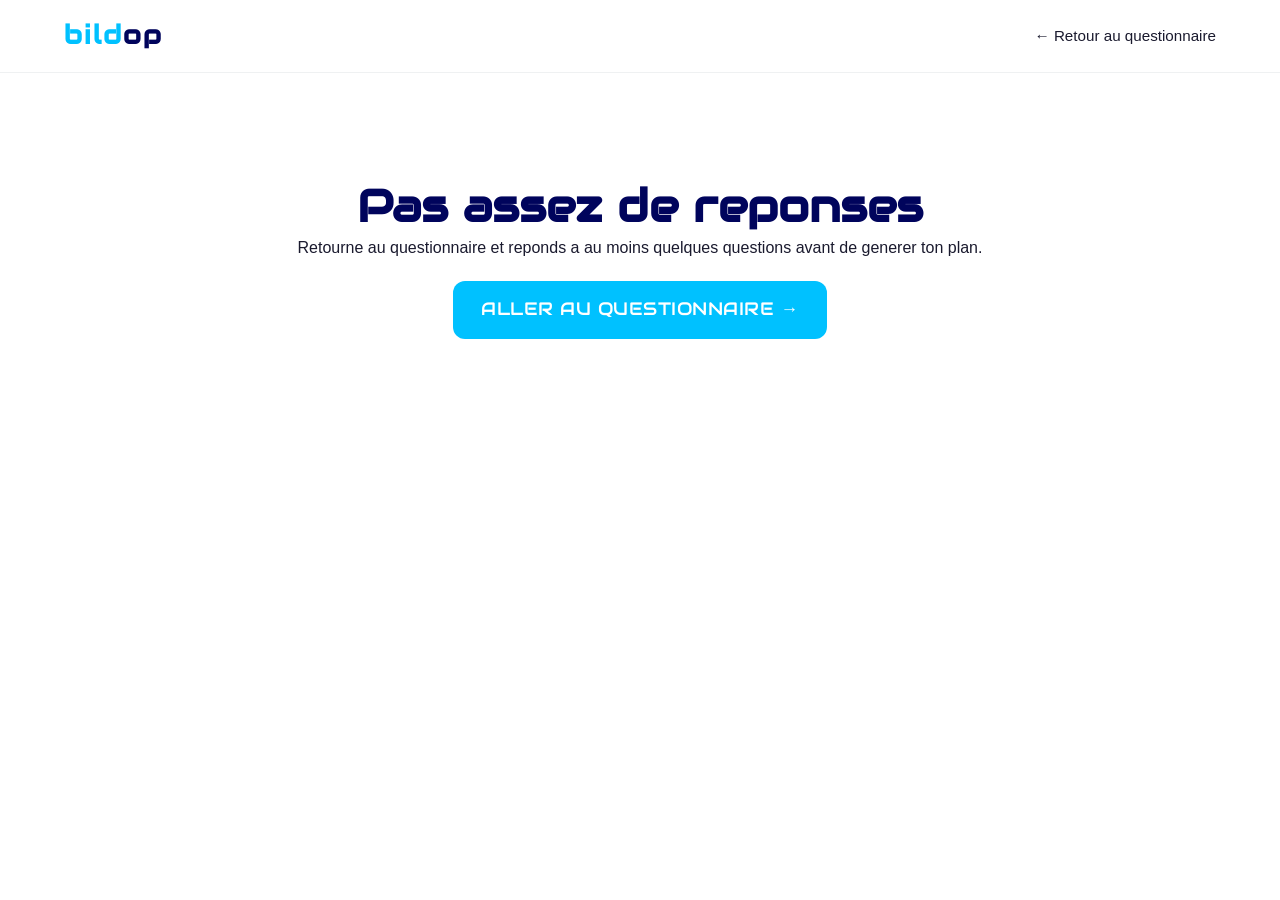
<file: plan-result.html>
<!DOCTYPE html>
<html lang="fr-CA">
<head>
  <meta charset="UTF-8">
  <meta name="viewport" content="width=device-width, initial-scale=1.0">
  <title>Bildop — Mon plan d'affaires</title>
  <link rel="preconnect" href="https://fonts.googleapis.com">
  <link rel="preconnect" href="https://fonts.gstatic.com" crossorigin>
  <link href="https://fonts.googleapis.com/css2?family=Audiowide&display=swap" rel="stylesheet">
  <link rel="stylesheet" href="css/style.css">
  <style>
    .plan-container { max-width: 900px; margin: 100px auto 60px; padding: 0 24px; }
    .plan-header { text-align: center; margin-bottom: 40px; }
    .plan-header h1 { font-size: 2rem; margin-bottom: 8px; }
    .plan-header p { color: #666; font-size: 0.9rem; }
    .plan-content { background: white; border-radius: 16px; padding: 40px; box-shadow: 0 4px 24px rgba(0,0,0,0.08); }
    .plan-content h2 { color: #1a1a2e; font-size: 1.4rem; margin-top: 36px; margin-bottom: 16px; padding-bottom: 8px; border-bottom: 2px solid #00c1ff; }
    .plan-content h2:first-child { margin-top: 0; }
    .plan-content h3 { color: #333; font-size: 1.1rem; margin-top: 20px; margin-bottom: 10px; }
    .plan-content p { line-height: 1.7; margin-bottom: 12px; color: #333; }
    .plan-content ul { margin: 12px 0; padding-left: 24px; }
    .plan-content li { line-height: 1.7; margin-bottom: 6px; color: #333; }
    .plan-content table { width: 100%; border-collapse: collapse; margin: 16px 0; font-size: 0.9rem; }
    .plan-content th { background: #1a1a2e; color: white; padding: 10px 12px; text-align: left; }
    .plan-content td { padding: 8px 12px; border-bottom: 1px solid #eee; }
    .plan-content tr:hover td { background: #f8f9fa; }
    .plan-actions { display: flex; gap: 12px; justify-content: center; margin: 32px 0; flex-wrap: wrap; }
    .plan-actions .btn { padding: 14px 28px; font-size: 1rem; }
    .plan-loading { text-align: center; padding: 80px 20px; }
    .plan-loading h2 { margin-bottom: 20px; }
    .plan-loading .spinner { width: 48px; height: 48px; border: 4px solid #e0e0e0; border-top-color: #00c1ff; border-radius: 50%; animation: spin 0.8s linear infinite; margin: 0 auto 24px; }
    .plan-step { color: #999; margin: 8px 0; transition: color 0.3s; }
    .plan-step.done { color: #00c1ff; }
    .plan-step.done::before { content: "✓ "; }
    @keyframes spin { to { transform: rotate(360deg); } }
    @media print {
      .nav, .plan-actions, .plan-header p { display: none !important; }
      .plan-container { margin: 0; padding: 0; }
      .plan-content { box-shadow: none; padding: 20px; }
      .plan-content h2 { page-break-after: avoid; }
      .plan-content table { page-break-inside: avoid; }
    }
  </style>
</head>
<body>
  <nav class="nav" id="nav">
    <div class="nav__inner">
      <a href="index.html" class="nav__logo"><span style="color:var(--sky)">bild</span><span style="color:var(--navy)">op</span></a>
      <ul class="nav__links" id="navLinks">
        <li><a href="questionnaire.html">← Retour au questionnaire</a></li>
      </ul>
    </div>
  </nav>

  <div class="plan-container" id="planContainer">
    <div class="plan-loading" id="planLoading">
      <div class="spinner"></div>
      <h2>Generation de ton plan d'affaires...</h2>
      <div class="plan-step" id="pStep1">Analyse de tes 85 reponses</div>
      <div class="plan-step" id="pStep2">Redaction du sommaire executif</div>
      <div class="plan-step" id="pStep3">Etude de marche et concurrence</div>
      <div class="plan-step" id="pStep4">Projections financieres</div>
      <div class="plan-step" id="pStep5">Analyse des risques</div>
      <div class="plan-step" id="pStep6">Mise en page finale</div>
      <p style="color:#999; margin-top:24px; font-size:0.85rem;">Ca prend environ 30 secondes...</p>
    </div>
  </div>

  <script>
    async function generatePlan() {
      // Get answers from localStorage
      let answers = {};
      try {
        const saved = localStorage.getItem('bildop_questionnaire');
        if (saved) answers = JSON.parse(saved);
      } catch(e) {}

      if (Object.keys(answers).length < 5) {
        document.getElementById('planContainer').innerHTML = `
          <div style="text-align:center; padding:80px 20px;">
            <h2>Pas assez de reponses</h2>
            <p>Retourne au questionnaire et reponds a au moins quelques questions avant de generer ton plan.</p>
            <a href="questionnaire.html" class="btn btn--primary" style="margin-top:20px; display:inline-block; padding:14px 28px;">Aller au questionnaire →</a>
          </div>
        `;
        return;
      }

      // Animate steps
      const steps = ['pStep1','pStep2','pStep3','pStep4','pStep5','pStep6'];
      let stepIdx = 0;
      const stepInterval = setInterval(() => {
        if (stepIdx < steps.length) {
          document.getElementById(steps[stepIdx])?.classList.add('done');
          stepIdx++;
        }
      }, 4000);

      // Build questions array for context
      const questionsList = [
        {id:1,question:"Nom de l'entreprise"},{id:2,question:"Description du projet"},{id:3,question:"Secteur d'activite"},
        {id:4,question:"Localisation"},{id:5,question:"Structure juridique"},{id:6,question:"Statut de l'entreprise"},
        {id:7,question:"Date de lancement"},{id:8,question:"Motivation"},{id:9,question:"Mission"},{id:10,question:"Vision 5 ans"},
        {id:11,question:"Client ideal"},{id:12,question:"Probleme resolu"},{id:13,question:"Concurrents"},{id:14,question:"Differenciation"},
        {id:15,question:"Taille du marche"},{id:16,question:"Croissance du marche"},{id:17,question:"Tendances secteur"},
        {id:18,question:"Canaux de decouverte"},{id:19,question:"Budget moyen clients"},{id:20,question:"Feedback clients"},
        {id:21,question:"Produit/service principal"},{id:22,question:"Produits secondaires"},{id:23,question:"Stade du produit"},
        {id:24,question:"Prix de vente"},{id:25,question:"Mode de livraison"},{id:26,question:"Propriete intellectuelle"},
        {id:27,question:"Limites de l'offre"},{id:28,question:"Outils/technologies"},{id:29,question:"Controle qualite"},
        {id:30,question:"Plan evolution 12 mois"},{id:31,question:"Modele de revenus"},{id:32,question:"Sources de revenus"},
        {id:33,question:"Revenu moyen par client"},{id:34,question:"Marge brute"},{id:35,question:"Clients pour rentabilite"},
        {id:36,question:"Fidelisation"},{id:37,question:"Partenaires cles"},{id:38,question:"Activites cles quotidiennes"},
        {id:39,question:"Ressources cles"},{id:40,question:"Avantage cout/efficacite"},{id:41,question:"Canaux marketing"},
        {id:42,question:"Budget marketing"},{id:43,question:"Presence en ligne"},{id:44,question:"Strategie de contenu"},
        {id:45,question:"Conversion prospects"},{id:46,question:"Message cle/slogan"},{id:47,question:"Promotions lancement"},
        {id:48,question:"KPIs marketing"},{id:49,question:"Partenariats distribution"},{id:50,question:"Positionnement prix"},
        {id:51,question:"Local/bureau"},{id:52,question:"Fournisseurs"},{id:53,question:"Equipement specialise"},
        {id:54,question:"Processus livraison"},{id:55,question:"Permis/licences"},{id:56,question:"Gestion inventaire"},
        {id:57,question:"Logiciels quotidiens"},{id:58,question:"Gestion pics demande"},{id:59,question:"Heures operation"},
        {id:60,question:"Obligations reglementaires"},{id:61,question:"Investissement initial"},{id:62,question:"Financement demarrage"},
        {id:63,question:"Objectif revenus an 1"},{id:64,question:"Couts fixes mensuels"},{id:65,question:"Couts variables"},
        {id:66,question:"Comptable/conseiller"},{id:67,question:"Financement externe"},{id:68,question:"Montant financement"},
        {id:69,question:"Seuil de rentabilite"},{id:70,question:"Fonds urgence"},{id:71,question:"Nombre fondateurs"},
        {id:72,question:"Experience domaine"},{id:73,question:"Competences apportees"},{id:74,question:"Competences manquantes"},
        {id:75,question:"Embauches an 1"},{id:76,question:"Premiers roles"},{id:77,question:"Mentor/conseiller"},
        {id:78,question:"Reseau professionnel"},{id:79,question:"3 plus gros risques"},{id:80,question:"Plan si ventes lentes"},
        {id:81,question:"Menaces mortelles"},{id:82,question:"Assurances"},{id:83,question:"Adaptation marche"},
        {id:84,question:"Objectif 90 jours"},{id:85,question:"Informations supplementaires"}
      ];

      try {
        const response = await fetch('/api/generate-plan', {
          method: 'POST',
          headers: { 'Content-Type': 'application/json' },
          body: JSON.stringify({ answers, questions: questionsList }),
        });

        clearInterval(stepInterval);
        steps.forEach(s => document.getElementById(s)?.classList.add('done'));

        if (!response.ok) throw new Error('Generation failed');

        const data = await response.json();
        const businessName = data.businessName || 'Mon entreprise';
        const date = new Date().toLocaleDateString('fr-CA', { day: 'numeric', month: 'long', year: 'numeric' });

        document.getElementById('planContainer').innerHTML = `
          <div class="plan-header">
            <h1>Plan d'affaires — ${businessName}</h1>
            <p>Genere par Bildop le ${date}</p>
          </div>
          <div class="plan-actions">
            <button class="btn btn--primary" onclick="window.print()">Imprimer / Sauvegarder PDF</button>
            <button class="btn btn--secondary" onclick="window.location='questionnaire.html'">Modifier mes reponses</button>
          </div>
          <div class="plan-content" id="planContent">
            ${data.html}
          </div>
          <div class="plan-actions" style="margin-top:32px;">
            <button class="btn btn--primary" onclick="window.print()">Imprimer / Sauvegarder PDF</button>
            <button class="btn btn--secondary" onclick="window.location='questionnaire.html'">Modifier mes reponses</button>
          </div>
        `;

        // Save generated plan to localStorage
        try {
          localStorage.setItem('bildop_last_plan', JSON.stringify({
            html: data.html,
            businessName,
            generatedAt: data.generatedAt
          }));
        } catch(e) {}

      } catch (err) {
        clearInterval(stepInterval);
        document.getElementById('planContainer').innerHTML = `
          <div style="text-align:center; padding:80px 20px;">
            <h2 style="color:#ff4757;">Erreur de generation</h2>
            <p>Une erreur est survenue. Reessaie dans un moment.</p>
            <button class="btn btn--primary" onclick="generatePlan()" style="margin-top:20px;">Reessayer</button>
          </div>
        `;
      }
    }

    // Start generation on page load
    generatePlan();
  </script>
</body>
</html>
</file>
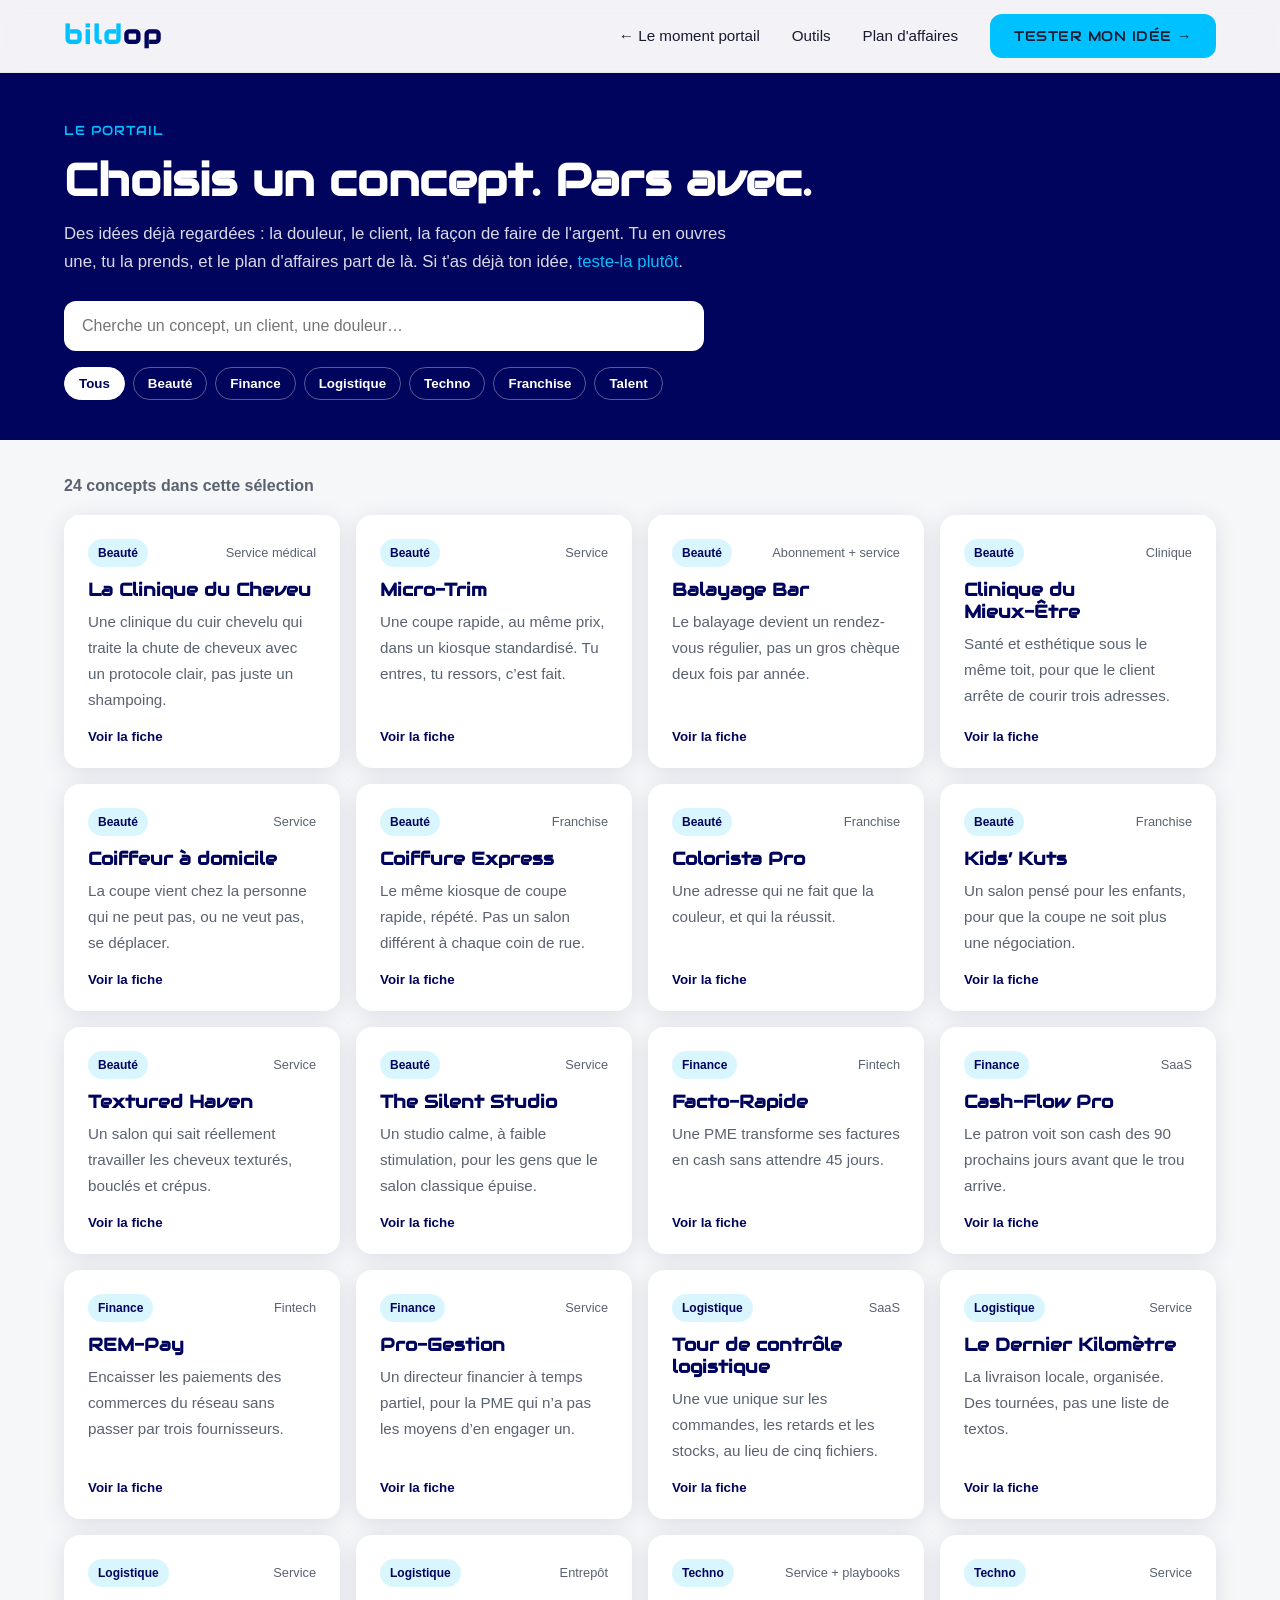
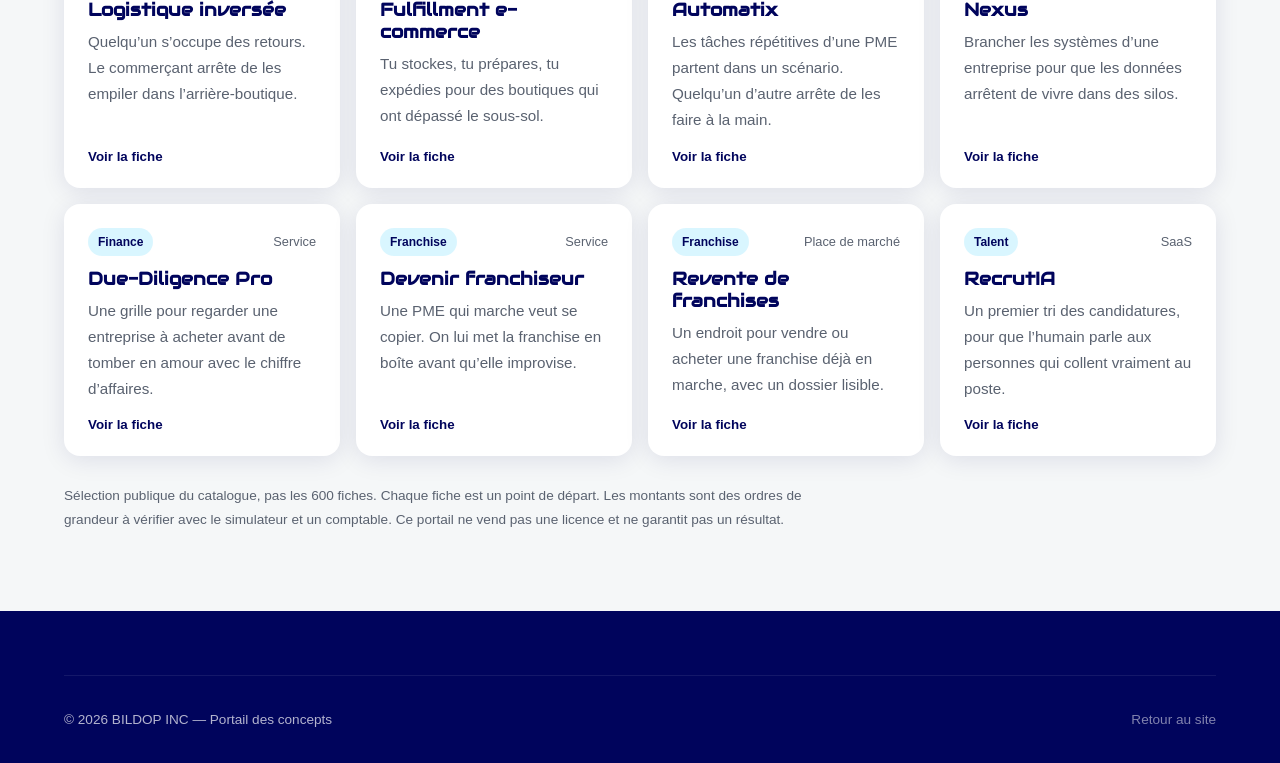
<file: portail.html>
<!DOCTYPE html>
<html lang="fr-CA">
<head>
  <meta charset="UTF-8">
  <meta name="viewport" content="width=device-width, initial-scale=1.0">
  <meta name="description" content="Le portail Bildop : parcours des concepts d'entreprise déjà regardés, ouvre une fiche, et pars avec un plan.">
  <title>Portail des concepts — Bildop</title>
  <link rel="preconnect" href="https://fonts.googleapis.com">
  <link rel="preconnect" href="https://fonts.gstatic.com" crossorigin>
  <link href="https://fonts.googleapis.com/css2?family=Audiowide&display=swap" rel="stylesheet">
  <link rel="stylesheet" href="css/style.css">
</head>
<body class="portail-page">

  <nav class="nav" id="nav">
    <div class="nav__inner">
      <a href="index.html" class="nav__logo"><span style="color:var(--sky)">bild</span><span style="color:var(--navy)">op</span></a>
      <ul class="nav__links" id="navLinks">
        <li><a href="index.html#moment-portail">← Le moment portail</a></li>
        <li><a href="index.html#modules">Outils</a></li>
        <li><a href="questionnaire.html">Plan d'affaires</a></li>
        <li><a href="ideascore.html" class="btn btn--primary nav__cta">Tester mon idée →</a></li>
      </ul>
      <button class="nav__toggle" id="navToggle" aria-label="Menu">
        <span></span><span></span><span></span>
      </button>
    </div>
  </nav>

  <header class="portail-hero">
    <div class="container">
      <p class="portail-kicker">Le portail</p>
      <h1>Choisis un concept. Pars avec.</h1>
      <p class="portail-hero__lead">Des idées déjà regardées : la douleur, le client, la façon de faire de l'argent. Tu en ouvres une, tu la prends, et le plan d'affaires part de là. Si t'as déjà ton idée, <a href="ideascore.html">teste-la plutôt</a>.</p>
      <label class="portail-search">
        <span class="visually-hidden">Chercher un concept</span>
        <input id="portailSearch" type="search" placeholder="Cherche un concept, un client, une douleur…" autocomplete="off">
      </label>
      <div class="portail-filters" id="portailFilters" role="toolbar" aria-label="Filtrer par univers"></div>
    </div>
  </header>

  <main class="section portail-main">
    <div class="container">
      <p class="portail-count" id="portailCount" aria-live="polite"></p>
      <div class="portail-grid" id="portailGrid"></div>
      <p class="portail-empty" id="portailEmpty" hidden>Aucun concept avec ces mots. Essaie un univers, ou un mot plus simple — client, cash, livraison, coupe.</p>
      <p class="portail-footnote">Sélection publique du catalogue, pas les 600 fiches. Chaque fiche est un point de départ. Les montants sont des ordres de grandeur à vérifier avec le simulateur et un comptable. Ce portail ne vend pas une licence et ne garantit pas un résultat.</p>
    </div>
  </main>

  <div class="portail-dialog" id="portailDialog" hidden>
    <div class="portail-fiche" id="portailFiche" role="dialog" aria-modal="true" aria-labelledby="portailFicheTitle"></div>
  </div>

  <footer class="footer">
    <div class="container">
      <div class="footer__bottom">
        <span>© 2026 BILDOP INC — Portail des concepts</span>
        <div class="footer__legal">
          <a href="index.html">Retour au site</a>
        </div>
      </div>
    </div>
  </footer>

  <script src="js/main.js"></script>
  <script src="js/portail.js"></script>
</body>
</html>
</file>
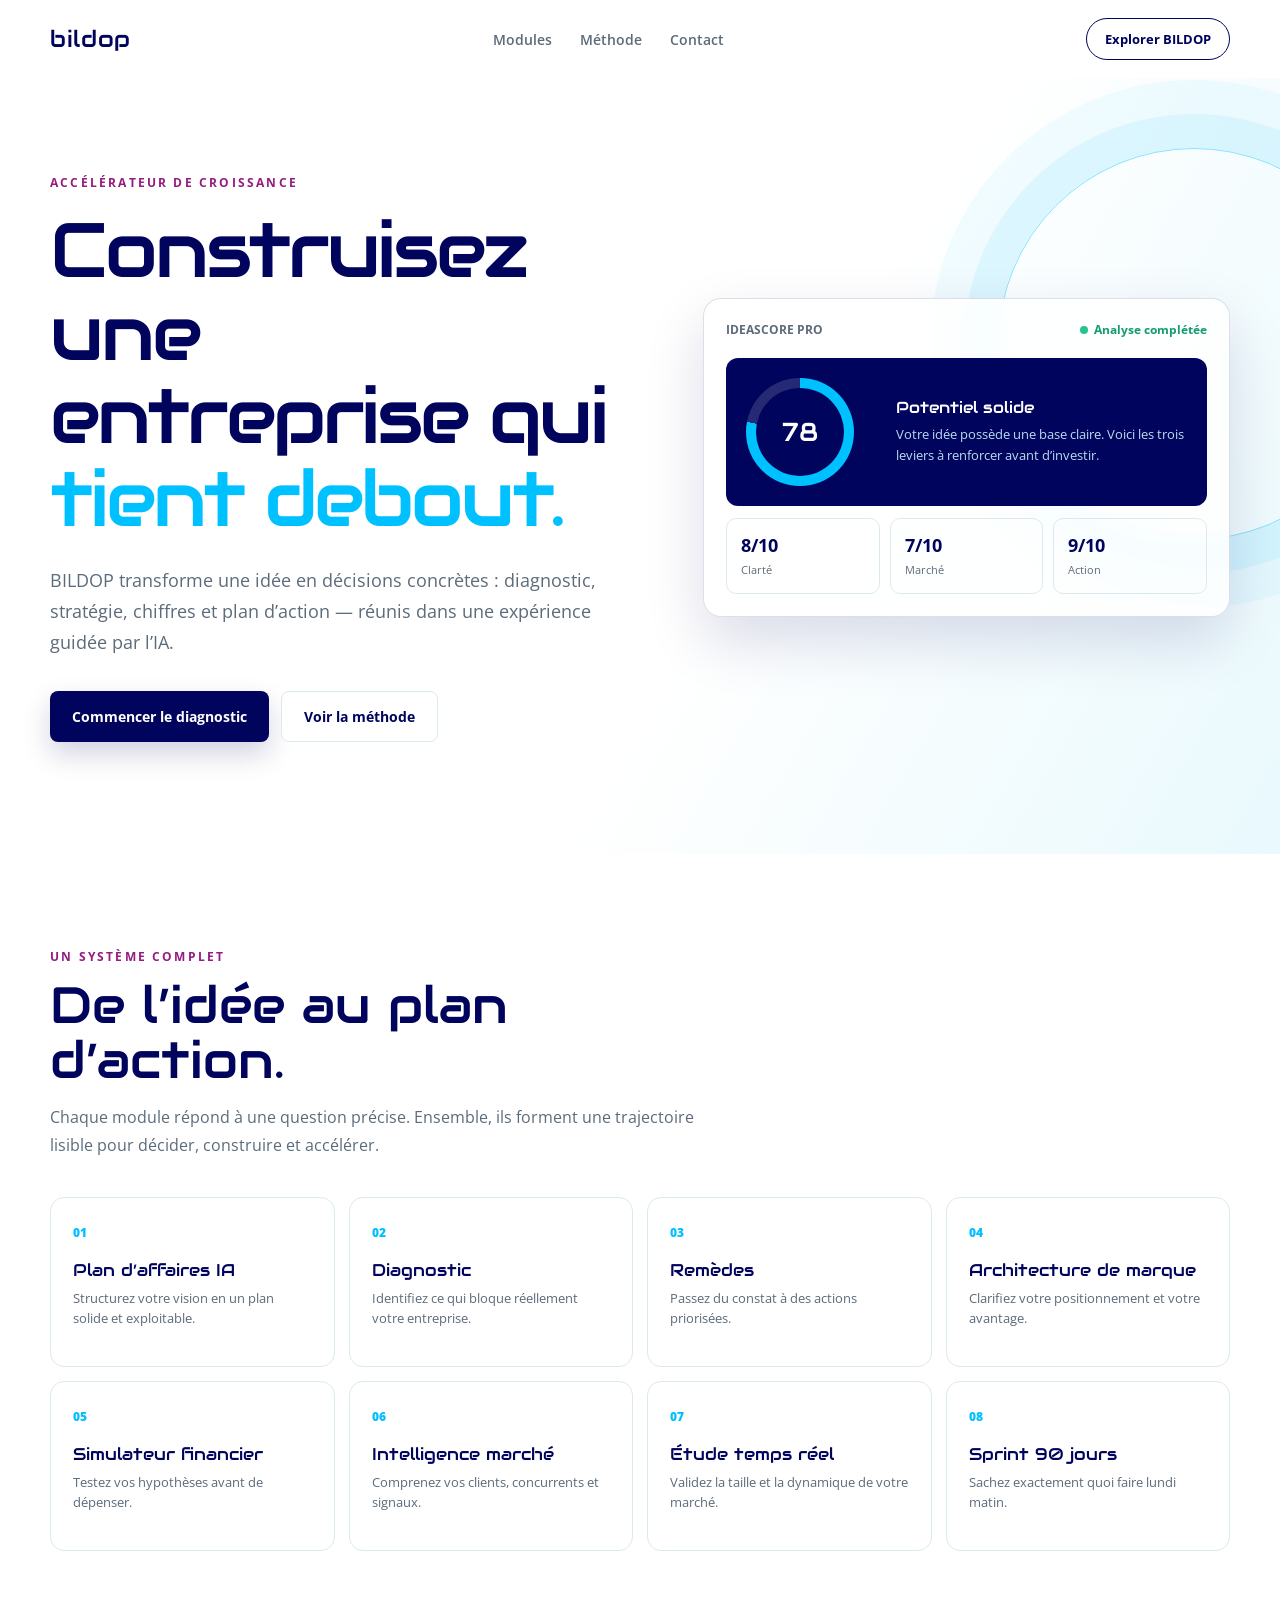
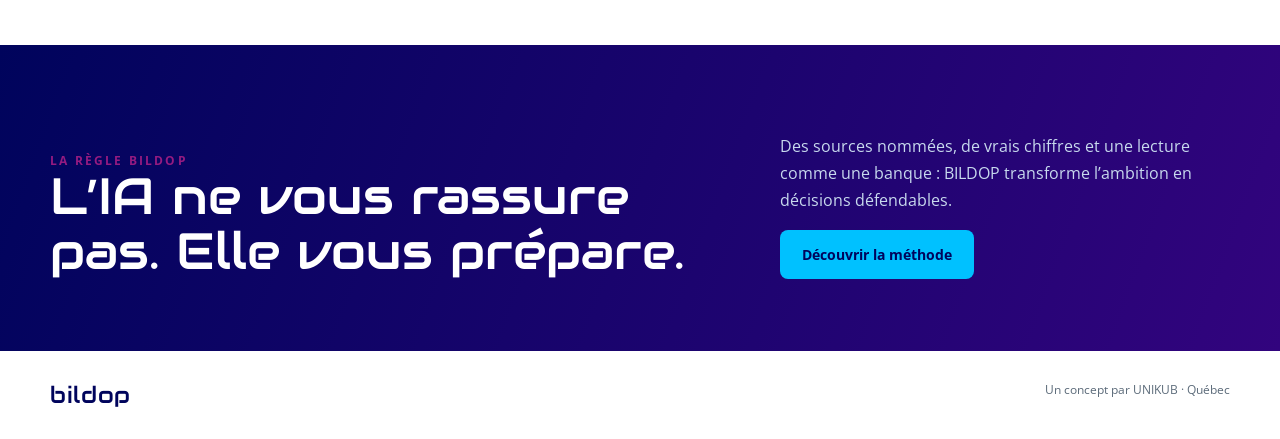
<file: refonte-charte-demo.html>
<!doctype html>
<html lang="fr-CA">
<head>
  <meta charset="utf-8">
  <meta name="viewport" content="width=device-width, initial-scale=1">
  <title>BILDOP — Accélérateur de croissance</title>
  <link rel="preconnect" href="https://fonts.googleapis.com">
  <link rel="preconnect" href="https://fonts.gstatic.com" crossorigin>
  <link href="https://fonts.googleapis.com/css2?family=Audiowide&family=Open+Sans:wght@400;500;600;700&display=swap" rel="stylesheet">
  <style>
    :root { --ink:#00045c; --cyan:#00c1ff; --violet:#32047e; --pink:#951b81; --pale:#e9f9fd; --line:#dbe9f0; --muted:#5c6b7a; }
    * { box-sizing:border-box; }
    body { margin:0; color:#182238; background:#fff; font-family:'Open Sans',sans-serif; }
    a { color:inherit; text-decoration:none; }
    .wrap { width:min(1180px, calc(100% - 40px)); margin:auto; }
    .nav { height:78px; display:flex; align-items:center; justify-content:space-between; }
    .logo { color:var(--ink); font:1.42rem 'Audiowide',sans-serif; letter-spacing:.03em; }
    .logo b { color:var(--cyan); font-weight:400; }
    .navlinks { display:flex; gap:28px; color:var(--muted); font-size:.86rem; font-weight:600; }
    .navlinks a:hover { color:var(--ink); }
    .nav-cta { color:var(--ink); border:1px solid var(--ink); border-radius:99px; padding:11px 18px; font-size:.82rem; font-weight:700; }
    .hero { position:relative; overflow:hidden; padding:96px 0 112px; background:linear-gradient(120deg,#fff 0%,#fff 58%,var(--pale) 100%); }
    .hero:after { content:''; position:absolute; right:-110px; top:70px; width:390px; height:390px; border:1px solid rgba(0,193,255,.45); border-radius:50%; box-shadow:0 0 0 34px rgba(0,193,255,.08),0 0 0 68px rgba(0,193,255,.05); }
    .hero-grid { display:grid; grid-template-columns:1.05fr .95fr; gap:70px; align-items:center; position:relative; z-index:1; }
    .eyebrow { color:var(--pink); font-size:.76rem; font-weight:700; letter-spacing:.18em; text-transform:uppercase; }
    h1,h2,h3 { color:var(--ink); font-family:'Audiowide',sans-serif; font-weight:400; line-height:1.08; margin:0; }
    h1 { max-width:690px; margin-top:18px; font-size:clamp(2.8rem,6vw,5.8rem); letter-spacing:-.04em; }
    .hero h1 span { color:var(--cyan); }
    .lede { max-width:560px; margin:24px 0 32px; color:var(--muted); font-size:1.12rem; line-height:1.75; }
    .actions { display:flex; flex-wrap:wrap; gap:12px; }
    .button { display:inline-flex; align-items:center; justify-content:center; border-radius:8px; padding:15px 22px; font-weight:700; font-size:.88rem; }
    .button.primary { color:#fff; background:var(--ink); box-shadow:0 12px 28px rgba(0,4,92,.18); }
    .button.primary:hover { background:var(--violet); }
    .button.ghost { color:var(--ink); border:1px solid var(--line); background:#fff; }
    .hero-card { border:1px solid rgba(0,4,92,.13); border-radius:18px; padding:22px; background:rgba(255,255,255,.83); box-shadow:0 24px 60px rgba(0,4,92,.14); backdrop-filter:blur(8px); }
    .card-top { display:flex; justify-content:space-between; align-items:center; margin-bottom:20px; color:var(--muted); font-size:.75rem; font-weight:700; }
    .status { color:#159b72; display:flex; gap:6px; align-items:center; }
    .status:before { content:''; width:8px; height:8px; background:#25c48b; border-radius:50%; }
    .score { display:grid; grid-template-columns:130px 1fr; gap:20px; align-items:center; padding:20px; border-radius:12px; background:var(--ink); color:#fff; }
    .ring { width:108px; height:108px; display:grid; place-items:center; border-radius:50%; background:conic-gradient(var(--cyan) 0 78%,rgba(255,255,255,.15) 78%); position:relative; }
    .ring:after { content:''; position:absolute; inset:10px; background:var(--ink); border-radius:50%; }
    .ring strong { position:relative; z-index:1; font:1.6rem 'Audiowide'; }
    .score h3 { color:#fff; font-size:1rem; margin-bottom:8px; }
    .score p { margin:0; color:#b8dcf0; font-size:.82rem; line-height:1.6; }
    .mini-grid { display:grid; grid-template-columns:repeat(3,1fr); gap:10px; margin-top:12px; }
    .mini { padding:14px; border:1px solid var(--line); border-radius:10px; }
    .mini strong { display:block; color:var(--ink); font-size:1.1rem; }
    .mini span { color:var(--muted); font-size:.7rem; }
    .section { padding:94px 0; }
    .section-head { max-width:670px; margin-bottom:38px; }
    .section-head h2 { margin-top:13px; font-size:clamp(2rem,4vw,3.4rem); }
    .section-head p { color:var(--muted); line-height:1.7; }
    .modules { display:grid; grid-template-columns:repeat(4,1fr); gap:14px; }
    .module { min-height:170px; padding:22px; border:1px solid var(--line); border-radius:14px; transition:.2s ease; }
    .module:hover { transform:translateY(-4px); border-color:var(--cyan); box-shadow:0 14px 32px rgba(0,4,92,.08); }
    .module em { color:var(--cyan); font-style:normal; font-weight:800; font-size:.75rem; }
    .module h3 { margin:20px 0 8px; font-size:1.04rem; }
    .module p { margin:0; color:var(--muted); font-size:.82rem; line-height:1.55; }
    .band { padding:72px 0; color:#fff; background:linear-gradient(110deg,var(--ink),var(--violet)); }
    .band-grid { display:flex; gap:30px; align-items:end; justify-content:space-between; }
    .band h2 { max-width:730px; color:#fff; font-size:clamp(2rem,4vw,3.7rem); }
    .band p { max-width:470px; color:#c7d9ed; line-height:1.7; }
    footer { padding:30px 0; color:var(--muted); font-size:.78rem; }
    @media (max-width:800px) { .navlinks { display:none; } .hero-grid { grid-template-columns:1fr; gap:45px; } .hero { padding:70px 0 80px; } .modules { grid-template-columns:repeat(2,1fr); } .band-grid { display:block; } .band .button { margin-top:20px; } }
    @media (max-width:520px) { .wrap { width:min(100% - 28px,1180px); } h1 { font-size:2.7rem; } .modules { grid-template-columns:1fr; } .score { grid-template-columns:1fr; text-align:center; } .ring { margin:auto; } }
  </style>
</head>
<body>
  <header><div class="wrap nav"><a class="logo" href="#top">bild<span>op</span></a><nav class="navlinks"><a href="#modules">Modules</a><a href="#methode">Méthode</a><a href="#contact">Contact</a></nav><a class="nav-cta" href="#modules">Explorer BILDOP</a></div></header>
  <main id="top">
    <section class="hero"><div class="wrap hero-grid"><div><div class="eyebrow">Accélérateur de croissance</div><h1>Construisez une entreprise qui <span>tient debout.</span></h1><p class="lede">BILDOP transforme une idée en décisions concrètes : diagnostic, stratégie, chiffres et plan d’action — réunis dans une expérience guidée par l’IA.</p><div class="actions"><a class="button primary" href="#modules">Commencer le diagnostic</a><a class="button ghost" href="#methode">Voir la méthode</a></div></div><div class="hero-card"><div class="card-top"><span>IDEASCORE PRO</span><span class="status">Analyse complétée</span></div><div class="score"><div class="ring"><strong>78</strong></div><div><h3>Potentiel solide</h3><p>Votre idée possède une base claire. Voici les trois leviers à renforcer avant d’investir.</p></div></div><div class="mini-grid"><div class="mini"><strong>8/10</strong><span>Clarté</span></div><div class="mini"><strong>7/10</strong><span>Marché</span></div><div class="mini"><strong>9/10</strong><span>Action</span></div></div></div></div></section>
    <section class="section" id="modules"><div class="wrap"><div class="section-head"><div class="eyebrow">Un système complet</div><h2>De l’idée au plan d’action.</h2><p>Chaque module répond à une question précise. Ensemble, ils forment une trajectoire lisible pour décider, construire et accélérer.</p></div><div class="modules"><article class="module"><em>01</em><h3>Plan d’affaires IA</h3><p>Structurez votre vision en un plan solide et exploitable.</p></article><article class="module"><em>02</em><h3>Diagnostic</h3><p>Identifiez ce qui bloque réellement votre entreprise.</p></article><article class="module"><em>03</em><h3>Remèdes</h3><p>Passez du constat à des actions priorisées.</p></article><article class="module"><em>04</em><h3>Architecture de marque</h3><p>Clarifiez votre positionnement et votre avantage.</p></article><article class="module"><em>05</em><h3>Simulateur financier</h3><p>Testez vos hypothèses avant de dépenser.</p></article><article class="module"><em>06</em><h3>Intelligence marché</h3><p>Comprenez vos clients, concurrents et signaux.</p></article><article class="module"><em>07</em><h3>Étude temps réel</h3><p>Validez la taille et la dynamique de votre marché.</p></article><article class="module"><em>08</em><h3>Sprint 90 jours</h3><p>Sachez exactement quoi faire lundi matin.</p></article></div></div></section>
    <section class="band" id="methode"><div class="wrap band-grid"><div><div class="eyebrow">La règle BILDOP</div><h2>L’IA ne vous rassure pas. Elle vous prépare.</h2></div><div><p>Des sources nommées, de vrais chiffres et une lecture comme une banque : BILDOP transforme l’ambition en décisions défendables.</p><a class="button" style="background:var(--cyan);color:var(--ink)" href="#contact">Découvrir la méthode</a></div></div></section>
  </main>
  <footer id="contact"><div class="wrap"><span class="logo">bild<span>op</span></span> <span style="float:right">Un concept par UNIKUB · Québec</span></div></footer>
</body>
</html>
</file>
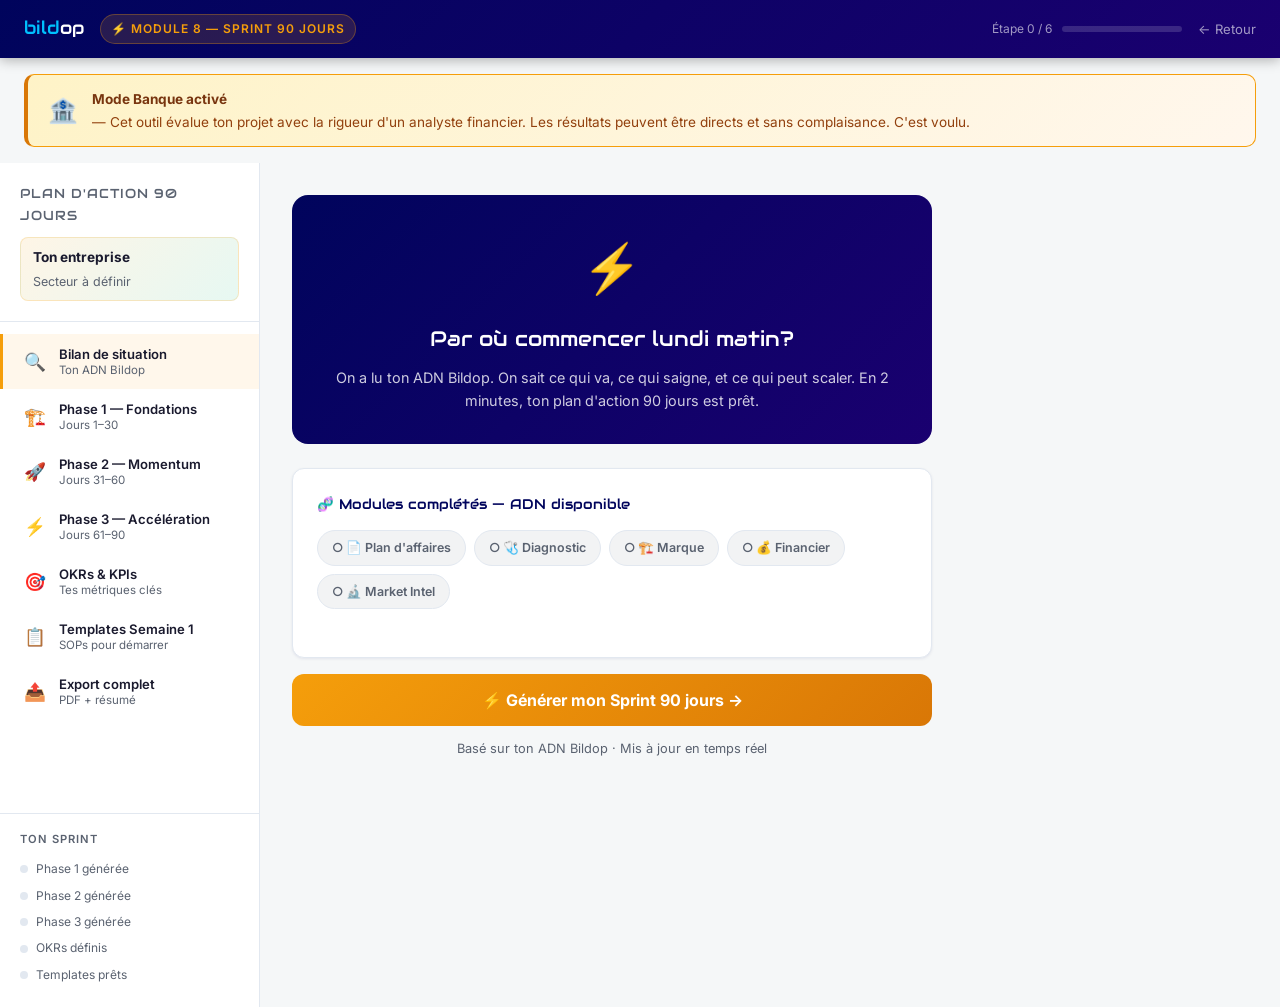
<file: sprint.html>
<!DOCTYPE html>
<html lang="fr-CA">
<head>
  <meta charset="UTF-8">
  <meta name="viewport" content="width=device-width, initial-scale=1.0">
  <title>Sprint 90 jours — BILDOP</title>
  <meta name="description" content="Ton plan d'action sur 90 jours, généré à partir de ton ADN Bildop. OKRs, KPIs, templates d'exécution — par où commencer lundi matin.">
  <link rel="preconnect" href="https://fonts.googleapis.com">
  <link href="https://fonts.googleapis.com/css2?family=Audiowide&family=Inter:wght@400;500;600;700;800&display=swap" rel="stylesheet">
  <link rel="stylesheet" href="css/style.css">
  <style>
    :root {
      --navy: #00045C;
      --gold: #f59e0b;
      --gold-dark: #d97706;
      --emerald: #10b981;
      --rose: #f43f5e;
      --sky: #00C1FF;
      --violet: #32047E;
      --text-dark: #1a1a2e;
      --text-muted: #5a6270;
      --bg-page: #f5f7f8;
      --bg-card: #ffffff;
      --border: #e2e8f0;
      --shadow-sm: 0 1px 3px rgba(0,4,92,.08);
      --shadow-md: 0 4px 16px rgba(0,4,92,.10);
      --shadow-lg: 0 8px 32px rgba(0,4,92,.14);
    }

    * { box-sizing: border-box; margin: 0; padding: 0; }
    body { font-family: 'Inter', sans-serif; background: var(--bg-page); color: var(--text-dark); min-height: 100vh; }

    /* TOPBAR */
    .sp-topbar {
      background: linear-gradient(135deg, var(--navy) 0%, #1a0070 100%);
      padding: 14px 24px;
      display: flex; align-items: center; justify-content: space-between;
      position: sticky; top: 0; z-index: 100;
      box-shadow: 0 2px 12px rgba(0,0,0,.3);
    }
    .sp-topbar__left { display: flex; align-items: center; gap: 16px; }
    .sp-topbar__logo { font-family: 'Audiowide', sans-serif; font-size: 1.1rem; text-decoration: none; }
    .sp-topbar__logo span:first-child { color: var(--sky); }
    .sp-topbar__logo span:last-child { color: #fff; }
    .sp-topbar__module {
      font-size: 0.75rem; font-weight: 600; color: var(--gold);
      letter-spacing: 1px; text-transform: uppercase;
      padding: 4px 10px; background: rgba(245,158,11,.15); border-radius: 20px;
      border: 1px solid rgba(245,158,11,.3);
    }
    .sp-topbar__right { display: flex; align-items: center; gap: 16px; }
    .sp-progress-wrap { display: flex; align-items: center; gap: 10px; }
    .sp-progress-label { font-size: 0.75rem; color: rgba(255,255,255,.6); white-space: nowrap; }
    .sp-progress-bar { width: 120px; height: 6px; background: rgba(255,255,255,.15); border-radius: 3px; overflow: hidden; }
    .sp-progress-fill { height: 100%; background: linear-gradient(90deg, var(--gold), var(--emerald)); border-radius: 3px; transition: width .4s ease; width: 0%; }
    .sp-topbar__back { color: rgba(255,255,255,.6); text-decoration: none; font-size: 0.82rem; }
    .sp-topbar__back:hover { color: #fff; }

    /* LAYOUT */
    .sp-layout { display: flex; min-height: calc(100vh - 56px); }

    /* SIDEBAR */
    .sp-sidebar {
      width: 260px; flex-shrink: 0;
      background: var(--bg-card); border-right: 1px solid var(--border);
      display: flex; flex-direction: column;
      position: sticky; top: 56px; height: calc(100vh - 56px); overflow-y: auto;
    }
    .sp-sidebar__header { padding: 20px; border-bottom: 1px solid var(--border); }
    .sp-sidebar__title { font-family: 'Audiowide', sans-serif; font-size: 0.8rem; color: var(--text-muted); text-transform: uppercase; letter-spacing: 1px; }
    .sp-adn-badge {
      margin-top: 10px; padding: 8px 12px; border-radius: 8px;
      background: linear-gradient(135deg, rgba(245,158,11,.1), rgba(16,185,129,.1));
      border: 1px solid rgba(245,158,11,.2);
      font-size: 0.78rem; color: var(--text-muted);
    }
    .sp-adn-badge strong { display: block; font-size: 0.85rem; color: var(--text-dark); margin-bottom: 2px; }
    .sp-steps { padding: 12px 0; }
    .sp-step-btn {
      width: 100%; padding: 12px 20px; text-align: left; border: none;
      background: transparent; cursor: pointer; display: flex; align-items: center; gap: 12px;
      transition: background .2s; font-family: 'Inter', sans-serif;
      border-left: 3px solid transparent;
    }
    .sp-step-btn:hover { background: rgba(245,158,11,.05); }
    .sp-step-btn.active { background: rgba(245,158,11,.08); border-left-color: var(--gold); }
    .sp-step-btn.completed { border-left-color: var(--emerald); }
    .sp-step-icon { font-size: 1.1rem; width: 24px; text-align: center; }
    .sp-step-info { flex: 1; }
    .sp-step-name { font-size: 0.82rem; font-weight: 600; color: var(--text-dark); }
    .sp-step-sub { font-size: 0.72rem; color: var(--text-muted); margin-top: 1px; }
    .sp-step-btn.completed .sp-step-name { color: var(--emerald); }

    /* OUTPUT DOTS */
    .sp-outputs { padding: 16px 20px; border-top: 1px solid var(--border); margin-top: auto; }
    .sp-outputs__title { font-size: 0.7rem; font-weight: 600; color: var(--text-muted); text-transform: uppercase; letter-spacing: 1px; margin-bottom: 10px; }
    .sp-output-row { display: flex; align-items: center; gap: 8px; margin-bottom: 6px; }
    .sp-output-dot { width: 8px; height: 8px; border-radius: 50%; background: var(--border); transition: background .3s; }
    .sp-output-dot.ready { background: var(--emerald); box-shadow: 0 0 6px rgba(16,185,129,.4); }
    .sp-output-label { font-size: 0.75rem; color: var(--text-muted); }

    /* MAIN */
    .sp-main { flex: 1; overflow-y: auto; }
    .sp-panel { display: none; padding: 32px; max-width: 860px; }
    .sp-panel.active { display: block; }

    /* PANEL HEADER */
    .sp-panel__header { margin-bottom: 28px; }
    .sp-panel__badge {
      display: inline-block; padding: 4px 12px; border-radius: 20px; font-size: 0.72rem;
      font-weight: 700; text-transform: uppercase; letter-spacing: 1px; margin-bottom: 10px;
      background: linear-gradient(135deg, var(--gold), var(--gold-dark)); color: #fff;
    }
    .sp-panel__title { font-family: 'Audiowide', sans-serif; font-size: 1.4rem; color: var(--navy); line-height: 1.3; }
    .sp-panel__subtitle { margin-top: 8px; color: var(--text-muted); font-size: 0.95rem; line-height: 1.6; }

    /* CARDS */
    .sp-card {
      background: var(--bg-card); border-radius: 12px; padding: 24px;
      border: 1px solid var(--border); box-shadow: var(--shadow-sm); margin-bottom: 16px;
    }
    .sp-card__title {
      font-family: 'Audiowide', sans-serif; font-size: 0.85rem; color: var(--navy);
      margin-bottom: 14px; display: flex; align-items: center; gap: 8px;
    }
    .sp-grid { display: grid; grid-template-columns: repeat(auto-fit, minmax(200px, 1fr)); gap: 12px; margin-bottom: 20px; }
    .sp-metric {
      background: var(--bg-card); border: 1px solid var(--border); border-radius: 10px;
      padding: 16px; text-align: center;
    }
    .sp-metric__value { font-family: 'Audiowide', sans-serif; font-size: 1.6rem; font-weight: 700; color: var(--navy); }
    .sp-metric__label { font-size: 0.75rem; color: var(--text-muted); margin-top: 4px; }
    .sp-metric__sub { font-size: 0.72rem; color: var(--text-muted); margin-top: 2px; }

    /* ADN SUMMARY */
    .sp-adn-grid { display: grid; grid-template-columns: repeat(5, 1fr); gap: 8px; }
    .sp-flux-pill {
      border-radius: 8px; padding: 10px 8px; text-align: center;
      font-size: 0.72rem; font-weight: 600; border: 1px solid transparent;
    }
    .sp-flux-pill__score { font-size: 1.1rem; font-weight: 800; font-family: 'Audiowide', sans-serif; display: block; }
    .sp-flux-pill__name { display: block; margin-top: 3px; font-size: 0.65rem; }
    .sp-flux-pill--green { background: rgba(39,174,96,.1); border-color: rgba(39,174,96,.3); color: #1a6b3a; }
    .sp-flux-pill--orange { background: rgba(243,156,18,.1); border-color: rgba(243,156,18,.3); color: #92400e; }
    .sp-flux-pill--red { background: rgba(231,76,60,.1); border-color: rgba(231,76,60,.3); color: #7f1d1d; }
    .sp-flux-pill--gray { background: rgba(90,98,112,.08); border-color: var(--border); color: var(--text-muted); }

    /* PHASE BLOCKS */
    .sp-phase {
      background: var(--bg-card); border-radius: 14px; border: 1px solid var(--border);
      overflow: hidden; box-shadow: var(--shadow-sm); margin-bottom: 20px;
    }
    .sp-phase__header { padding: 18px 24px; display: flex; align-items: center; justify-content: space-between; }
    .sp-phase__header--1 { background: linear-gradient(135deg, #00045C, #1a0070); color: white; }
    .sp-phase__header--2 { background: linear-gradient(135deg, #0369a1, #0ea5e9); color: white; }
    .sp-phase__header--3 { background: linear-gradient(135deg, #065f46, #10b981); color: white; }
    .sp-phase__title { font-family: 'Audiowide', sans-serif; font-size: 1rem; }
    .sp-phase__days { font-size: 0.78rem; opacity: .75; }
    .sp-phase__milestone { font-size: 0.82rem; opacity: .85; margin-top: 4px; }
    .sp-phase__badge { background: rgba(255,255,255,.2); border-radius: 20px; padding: 4px 12px; font-size: 0.75rem; font-weight: 700; white-space: nowrap; }
    .sp-phase__body { padding: 20px 24px; }
    .sp-action {
      display: flex; align-items: flex-start; gap: 14px;
      padding: 12px 0; border-bottom: 1px solid var(--border);
    }
    .sp-action:last-child { border-bottom: none; }
    .sp-action__num {
      width: 28px; height: 28px; border-radius: 50%; flex-shrink: 0;
      display: flex; align-items: center; justify-content: center;
      font-size: 0.75rem; font-weight: 700; font-family: 'Audiowide', sans-serif;
      color: white;
    }
    .sp-action__num--1 { background: linear-gradient(135deg, var(--navy), #1a0070); }
    .sp-action__num--2 { background: linear-gradient(135deg, #0369a1, #0ea5e9); }
    .sp-action__num--3 { background: linear-gradient(135deg, #065f46, #10b981); }
    .sp-action__content { flex: 1; }
    .sp-action__title { font-size: 0.9rem; font-weight: 600; color: var(--text-dark); }
    .sp-action__meta { display: flex; flex-wrap: wrap; gap: 8px; margin-top: 6px; }
    .sp-tag {
      padding: 3px 10px; border-radius: 20px; font-size: 0.72rem;
      font-weight: 600; background: rgba(0,4,92,.06); color: var(--text-muted);
    }
    .sp-tag--gold { background: rgba(245,158,11,.12); color: #92400e; }
    .sp-tag--green { background: rgba(16,185,129,.12); color: #065f46; }
    .sp-tag--blue { background: rgba(3,105,161,.12); color: #1e40af; }

    /* OKRs */
    .sp-okr {
      border: 1px solid var(--border); border-radius: 12px; overflow: hidden; margin-bottom: 16px;
    }
    .sp-okr__header { padding: 16px 20px; background: linear-gradient(135deg, var(--navy), #1a0070); color: white; }
    .sp-okr__obj { font-size: 0.85rem; font-weight: 600; }
    .sp-okr__num { font-size: 0.7rem; opacity: .7; margin-bottom: 4px; }
    .sp-okr__krs { padding: 14px 20px; display: flex; flex-direction: column; gap: 10px; }
    .sp-kr {
      display: flex; align-items: center; gap: 12px;
      padding: 10px 14px; background: var(--bg-page); border-radius: 8px;
      border: 1px solid var(--border);
    }
    .sp-kr__icon { font-size: 1.1rem; flex-shrink: 0; }
    .sp-kr__label { font-size: 0.85rem; color: var(--text-dark); flex: 1; }
    .sp-kr__target { font-size: 0.78rem; font-weight: 700; color: var(--navy); white-space: nowrap; font-family: 'Audiowide', sans-serif; }

    /* TEMPLATES */
    .sp-template {
      border: 1px solid var(--border); border-radius: 12px; overflow: hidden; margin-bottom: 12px;
    }
    .sp-template__header {
      padding: 14px 18px; display: flex; align-items: center; justify-content: space-between;
      background: var(--bg-page); border-bottom: 1px solid var(--border);
      cursor: pointer;
    }
    .sp-template__title { font-size: 0.88rem; font-weight: 600; color: var(--text-dark); display: flex; align-items: center; gap: 8px; }
    .sp-template__badge { font-size: 0.7rem; font-weight: 700; padding: 2px 8px; border-radius: 20px; }
    .sp-template__badge--free { background: rgba(16,185,129,.12); color: #065f46; }
    .sp-template__badge--paid { background: rgba(245,158,11,.12); color: #92400e; }
    .sp-template__body { padding: 16px 18px; }
    .sp-template__preview { font-size: 0.85rem; color: var(--text-muted); line-height: 1.6; }
    .sp-template__steps { list-style: none; counter-reset: steps; margin-top: 12px; }
    .sp-template__steps li { counter-increment: steps; padding: 8px 0 8px 32px; position: relative; font-size: 0.85rem; border-bottom: 1px solid var(--border); }
    .sp-template__steps li:last-child { border-bottom: none; }
    .sp-template__steps li::before { content: counter(steps); position: absolute; left: 0; top: 8px; width: 22px; height: 22px; background: var(--navy); color: white; border-radius: 50%; display: flex; align-items: center; justify-content: center; font-size: 0.7rem; font-weight: 700; }
    .sp-blur-wrap { position: relative; }
    .sp-blur-content { filter: blur(5px); user-select: none; pointer-events: none; }
    .sp-paywall {
      position: absolute; inset: 0; display: flex; align-items: center; justify-content: center;
      background: rgba(255,255,255,.7); border-radius: 8px; z-index: 2;
    }
    .sp-paywall__inner { text-align: center; padding: 20px; }
    .sp-paywall__icon { font-size: 2rem; margin-bottom: 8px; }
    .sp-paywall__title { font-weight: 700; color: var(--navy); margin-bottom: 6px; }
    .sp-paywall__price { font-family: 'Audiowide', sans-serif; font-size: 1.4rem; color: var(--gold); margin-bottom: 12px; }
    .sp-btn { display: inline-flex; align-items: center; gap: 6px; padding: 10px 20px; border-radius: 8px; border: none; cursor: pointer; font-weight: 600; font-size: 0.85rem; text-decoration: none; font-family: 'Inter', sans-serif; }
    .sp-btn--gold { background: linear-gradient(135deg, var(--gold), var(--gold-dark)); color: white; }
    .sp-btn--outline { background: transparent; border: 1px solid var(--border); color: var(--text-dark); }
    .sp-btn:hover { opacity: .9; transform: translateY(-1px); }

    /* LOADING */
    .sp-loading { padding: 48px; text-align: center; }
    .sp-loading__spinner { width: 40px; height: 40px; border: 3px solid var(--border); border-top-color: var(--gold); border-radius: 50%; animation: spin .8s linear infinite; margin: 0 auto 16px; }
    @keyframes spin { to { transform: rotate(360deg); } }
    .sp-loading__text { color: var(--text-muted); font-size: 0.9rem; }
    .sp-loading__step { font-size: 0.82rem; color: var(--gold); margin-top: 8px; animation: pulse 1.5s ease infinite; }
    @keyframes pulse { 0%, 100% { opacity: 1; } 50% { opacity: .4; } }

    /* EXPORT */
    .sp-export-grid { display: grid; grid-template-columns: repeat(auto-fit, minmax(220px, 1fr)); gap: 16px; margin-bottom: 24px; }
    .sp-export-card {
      background: var(--bg-card); border: 1px solid var(--border); border-radius: 12px; padding: 24px;
      text-align: center; cursor: pointer; transition: all .2s;
    }
    .sp-export-card:hover { border-color: var(--gold); transform: translateY(-2px); box-shadow: var(--shadow-md); }
    .sp-export-card__icon { font-size: 2.5rem; margin-bottom: 12px; }
    .sp-export-card__title { font-weight: 700; color: var(--navy); margin-bottom: 6px; }
    .sp-export-card__desc { font-size: 0.8rem; color: var(--text-muted); line-height: 1.5; }
    .sp-export-card__price { margin-top: 10px; font-family: 'Audiowide', sans-serif; font-size: 1.1rem; color: var(--gold); }

    /* Disclaimer */
    .bildop-disclaimer-overlay {
      position: fixed; inset: 0; background: rgba(0,0,0,.7); z-index: 9999;
      display: flex; align-items: center; justify-content: center; padding: 20px;
      backdrop-filter: blur(4px);
    }
    .bildop-disclaimer-modal {
      background: #fff; border-radius: 16px; padding: 32px; max-width: 520px; width: 100%;
      box-shadow: 0 20px 60px rgba(0,0,0,.3); text-align: center;
    }
    .bildop-disclaimer-icon { font-size: 3rem; margin-bottom: 16px; }
    .bildop-disclaimer-modal h3 {
      font-family: 'Audiowide', sans-serif; font-size: 1.2rem; color: var(--navy);
      margin-bottom: 16px;
    }
    .bildop-disclaimer-modal p {
      font-size: 0.9rem; color: #475569; line-height: 1.6; margin-bottom: 12px; text-align: left;
    }
    .bildop-disclaimer-check {
      display: flex; align-items: flex-start; gap: 10px; text-align: left;
      margin: 20px 0; padding: 14px; background: #fef3c7; border: 1px solid #f59e0b;
      border-radius: 10px; cursor: pointer; font-size: 0.85rem; color: #1e293b; line-height: 1.5;
    }
    .bildop-disclaimer-check input { margin-top: 3px; flex-shrink: 0; }
    .bildop-disclaimer-btn {
      width: 100%; padding: 14px; border: none; border-radius: 10px;
      font-size: 1rem; font-weight: 700; font-family: 'Inter', sans-serif;
      cursor: pointer; transition: all .2s;
      background: linear-gradient(135deg, var(--navy), #1a0070); color: #fff;
    }
    .bildop-disclaimer-btn:disabled {
      opacity: .4; cursor: not-allowed;
    }
    .bildop-disclaimer-btn:not(:disabled):hover {
      transform: translateY(-2px); box-shadow: 0 6px 20px rgba(0,4,92,.4);
    }
    @media (prefers-reduced-motion: reduce) {
      .bildop-disclaimer-btn:not(:disabled):hover { transform: none; }
    }

    /* BANQUE MODE BANNER */
    .bildop-banque-banner {
      display: flex; align-items: center; gap: 14px;
      background: linear-gradient(135deg, #fef3c7, #fff7ed);
      border: 1px solid #f59e0b; border-left: 4px solid #d97706;
      border-radius: 10px; padding: 14px 20px; margin: 16px 24px;
      font-size: 0.85rem; color: #92400e; line-height: 1.5;
    }
    .bildop-banque-banner__icon { font-size: 1.5rem; flex-shrink: 0; }
    .bildop-banque-banner__text strong { display: block; margin-bottom: 2px; color: #78350f; }
    @media (max-width: 480px) {
      .bildop-banque-banner { flex-direction: column; text-align: center; gap: 8px; margin: 12px 12px; }
    }

    /* RESPONSIVE */
    @media (max-width: 768px) {
      .sp-sidebar { display: none; }
      .sp-panel { padding: 20px 16px; }
      .sp-adn-grid { grid-template-columns: repeat(3, 1fr); }
      .sp-topbar__right .sp-progress-wrap { display: none; }
    }

    /* WELCOME screen */
    .sp-welcome { max-width: 640px; }
    .sp-welcome__hero {
      background: linear-gradient(135deg, var(--navy), #1a0070);
      border-radius: 16px; padding: 32px; color: white; margin-bottom: 24px; text-align: center;
    }
    .sp-welcome__emoji { font-size: 3rem; margin-bottom: 12px; }
    .sp-welcome__title { font-family: 'Audiowide', sans-serif; font-size: 1.3rem; margin-bottom: 10px; }
    .sp-welcome__sub { font-size: 0.9rem; opacity: .8; line-height: 1.6; }
    .sp-module-status { display: flex; flex-wrap: wrap; gap: 8px; margin-bottom: 24px; }
    .sp-module-chip {
      padding: 6px 14px; border-radius: 20px; font-size: 0.78rem; font-weight: 600;
      display: flex; align-items: center; gap: 6px;
    }
    .sp-module-chip--done { background: rgba(16,185,129,.12); color: #065f46; border: 1px solid rgba(16,185,129,.3); }
    .sp-module-chip--missing { background: rgba(90,98,112,.08); color: var(--text-muted); border: 1px solid var(--border); }
    .sp-welcome__cta {
      background: linear-gradient(135deg, var(--gold), var(--gold-dark));
      color: white; border: none; border-radius: 12px; padding: 16px 32px;
      font-size: 1rem; font-weight: 700; cursor: pointer; width: 100%;
      font-family: 'Inter', sans-serif; transition: all .2s;
    }
    .sp-welcome__cta:hover { transform: translateY(-2px); box-shadow: 0 8px 24px rgba(245,158,11,.4); }
    .sp-welcome__note { text-align: center; margin-top: 12px; font-size: 0.8rem; color: var(--text-muted); }
  </style>
</head>
<body>

  <!-- TOPBAR -->
  <div class="sp-topbar">
    <div class="sp-topbar__left">
      <a href="index.html" class="sp-topbar__logo"><span>bild</span><span>op</span></a>
      <div class="sp-topbar__module">⚡ Module 8 — Sprint 90 jours</div>
    </div>
    <div class="sp-topbar__right">
      <div class="sp-progress-wrap">
        <span class="sp-progress-label" id="progressLabel">Étape 0 / 6</span>
        <div class="sp-progress-bar"><div class="sp-progress-fill" id="progressBar"></div></div>
      </div>
      <a href="index.html" class="sp-topbar__back">← Retour</a>
    </div>
  </div>

  <!-- BANQUE MODE BANNER -->
  <div class="bildop-banque-banner">
    <span class="bildop-banque-banner__icon">&#127974;</span>
    <div class="bildop-banque-banner__text">
      <strong>Mode Banque activ&eacute;</strong> &mdash; Cet outil &eacute;value ton projet avec la rigueur d'un analyste financier.
      Les r&eacute;sultats peuvent &ecirc;tre directs et sans complaisance. C'est voulu.
    </div>
  </div>

  <!-- LAYOUT -->
  <div class="sp-layout">

    <!-- SIDEBAR -->
    <div class="sp-sidebar">
      <div class="sp-sidebar__header">
        <div class="sp-sidebar__title">Plan d'action 90 jours</div>
        <div class="sp-adn-badge" id="adnBadge">
          <strong id="adnEntreprise">Chargement ADN...</strong>
          <span id="adnSecteur">–</span>
        </div>
      </div>
      <div class="sp-steps">
        <button class="sp-step-btn active" data-step="0" onclick="goToStep(0)">
          <span class="sp-step-icon">🔍</span>
          <div class="sp-step-info"><div class="sp-step-name">Bilan de situation</div><div class="sp-step-sub">Ton ADN Bildop</div></div>
        </button>
        <button class="sp-step-btn" data-step="1" onclick="goToStep(1)">
          <span class="sp-step-icon" id="icon-1">🏗️</span>
          <div class="sp-step-info"><div class="sp-step-name">Phase 1 — Fondations</div><div class="sp-step-sub">Jours 1–30</div></div>
        </button>
        <button class="sp-step-btn" data-step="2" onclick="goToStep(2)">
          <span class="sp-step-icon" id="icon-2">🚀</span>
          <div class="sp-step-info"><div class="sp-step-name">Phase 2 — Momentum</div><div class="sp-step-sub">Jours 31–60</div></div>
        </button>
        <button class="sp-step-btn" data-step="3" onclick="goToStep(3)">
          <span class="sp-step-icon" id="icon-3">⚡</span>
          <div class="sp-step-info"><div class="sp-step-name">Phase 3 — Accélération</div><div class="sp-step-sub">Jours 61–90</div></div>
        </button>
        <button class="sp-step-btn" data-step="4" onclick="goToStep(4)">
          <span class="sp-step-icon" id="icon-4">🎯</span>
          <div class="sp-step-info"><div class="sp-step-name">OKRs & KPIs</div><div class="sp-step-sub">Tes métriques clés</div></div>
        </button>
        <button class="sp-step-btn" data-step="5" onclick="goToStep(5)">
          <span class="sp-step-icon" id="icon-5">📋</span>
          <div class="sp-step-info"><div class="sp-step-name">Templates Semaine 1</div><div class="sp-step-sub">SOPs pour démarrer</div></div>
        </button>
        <button class="sp-step-btn" data-step="6" onclick="goToStep(6)">
          <span class="sp-step-icon" id="icon-6">📤</span>
          <div class="sp-step-info"><div class="sp-step-name">Export complet</div><div class="sp-step-sub">PDF + résumé</div></div>
        </button>
      </div>
      <div class="sp-outputs">
        <div class="sp-outputs__title">Ton Sprint</div>
        <div class="sp-output-row"><div class="sp-output-dot" id="dot-phase1"></div><span class="sp-output-label">Phase 1 générée</span></div>
        <div class="sp-output-row"><div class="sp-output-dot" id="dot-phase2"></div><span class="sp-output-label">Phase 2 générée</span></div>
        <div class="sp-output-row"><div class="sp-output-dot" id="dot-phase3"></div><span class="sp-output-label">Phase 3 générée</span></div>
        <div class="sp-output-row"><div class="sp-output-dot" id="dot-okr"></div><span class="sp-output-label">OKRs définis</span></div>
        <div class="sp-output-row"><div class="sp-output-dot" id="dot-templates"></div><span class="sp-output-label">Templates prêts</span></div>
      </div>
    </div>

    <!-- MAIN -->
    <div class="sp-main">

      <!-- STEP 0 — BILAN -->
      <div class="sp-panel active" id="panel-0">
        <div class="sp-welcome">
          <div class="sp-welcome__hero">
            <div class="sp-welcome__emoji">⚡</div>
            <div class="sp-welcome__title">Par où commencer lundi matin?</div>
            <div class="sp-welcome__sub">On a lu ton ADN Bildop. On sait ce qui va, ce qui saigne, et ce qui peut scaler. En 2 minutes, ton plan d'action 90 jours est prêt.</div>
          </div>

          <div class="sp-card">
            <div class="sp-card__title">🧬 Modules complétés — ADN disponible</div>
            <div class="sp-module-status" id="moduleStatus">
              <!-- Injected by JS -->
            </div>
          </div>

          <div class="sp-card" id="diagSummaryCard" style="display:none;">
            <div class="sp-card__title">🩺 Santé de ton entreprise — Diagnostic</div>
            <div class="sp-adn-grid" id="fluxGrid"></div>
            <div id="criticalFlux" style="margin-top: 14px; padding: 12px 14px; background: rgba(231,76,60,.08); border: 1px solid rgba(231,76,60,.2); border-radius: 8px; font-size: 0.85rem; display: none;"></div>
          </div>

          <button class="sp-welcome__cta" onclick="generateSprint()">⚡ Générer mon Sprint 90 jours →</button>
          <div class="sp-welcome__note">Basé sur ton ADN Bildop · Mis à jour en temps réel</div>
        </div>
      </div>

      <!-- STEP 1 — PHASE 1 -->
      <div class="sp-panel" id="panel-1">
        <div class="sp-panel__header">
          <div class="sp-panel__badge">🏗️ Phase 1 · Jours 1–30</div>
          <div class="sp-panel__title" id="p1-title">Fondations — Colmate ce qui saigne</div>
          <div class="sp-panel__subtitle" id="p1-sub">Avant de scaler, il faut stabiliser. Cette phase cible ton flux le plus faible.</div>
        </div>
        <div id="loading-1" class="sp-loading" style="display:none;">
          <div class="sp-loading__spinner"></div>
          <div class="sp-loading__text">Génération de ta Phase 1...</div>
          <div class="sp-loading__step" id="loadStep1">📊 Analyse de ton diagnostic...</div>
        </div>
        <div id="results-1" style="display:none;">
          <div class="sp-card">
            <div class="sp-card__title">🎯 Priorité absolue — <span id="p1-focus"></span></div>
            <div id="p1-why" style="font-size:0.88rem; color:var(--text-muted); margin-bottom: 16px; line-height: 1.6;"></div>
            <div class="sp-grid" id="p1-metrics"></div>
          </div>
          <div class="sp-phase">
            <div class="sp-phase__header sp-phase__header--1">
              <div>
                <div class="sp-phase__title">Phase 1 — Fondations</div>
                <div class="sp-phase__days">Jours 1 à 30</div>
                <div class="sp-phase__milestone" id="p1-milestone"></div>
              </div>
              <div class="sp-phase__badge">7 actions</div>
            </div>
            <div class="sp-phase__body" id="p1-actions"></div>
          </div>
          <div style="text-align:center; margin-top: 16px;">
            <button class="sp-btn sp-btn--gold" onclick="goToStep(2)">Phase 2 : Momentum →</button>
          </div>
        </div>
      </div>

      <!-- STEP 2 — PHASE 2 -->
      <div class="sp-panel" id="panel-2">
        <div class="sp-panel__header">
          <div class="sp-panel__badge">🚀 Phase 2 · Jours 31–60</div>
          <div class="sp-panel__title">Momentum — Attaque le marché</div>
          <div class="sp-panel__subtitle">Les fondations sont posées. C'est le temps de générer des revenus et d'acquérir tes premiers clients.</div>
        </div>
        <div id="loading-2" class="sp-loading" style="display:none;">
          <div class="sp-loading__spinner"></div>
          <div class="sp-loading__text">Génération de ta Phase 2...</div>
          <div class="sp-loading__step">🎯 Définition des actions marketing...</div>
        </div>
        <div id="results-2" style="display:none;">
          <div class="sp-grid" id="p2-metrics"></div>
          <div class="sp-phase">
            <div class="sp-phase__header sp-phase__header--2">
              <div>
                <div class="sp-phase__title">Phase 2 — Momentum</div>
                <div class="sp-phase__days">Jours 31 à 60</div>
                <div class="sp-phase__milestone" id="p2-milestone"></div>
              </div>
              <div class="sp-phase__badge">6 actions</div>
            </div>
            <div class="sp-phase__body" id="p2-actions"></div>
          </div>
          <div style="text-align:center; margin-top: 16px;">
            <button class="sp-btn sp-btn--gold" onclick="goToStep(3)">Phase 3 : Accélération →</button>
          </div>
        </div>
      </div>

      <!-- STEP 3 — PHASE 3 -->
      <div class="sp-panel" id="panel-3">
        <div class="sp-panel__header">
          <div class="sp-panel__badge">⚡ Phase 3 · Jours 61–90</div>
          <div class="sp-panel__title">Accélération — Scale ce qui marche</div>
          <div class="sp-panel__subtitle">Tu as tes premiers clients et tes chiffres. Maintenant tu doubles sur ce qui fonctionne et tu coupes le reste.</div>
        </div>
        <div id="loading-3" class="sp-loading" style="display:none;">
          <div class="sp-loading__spinner"></div>
          <div class="sp-loading__text">Génération de ta Phase 3...</div>
          <div class="sp-loading__step">📈 Stratégie de scaling...</div>
        </div>
        <div id="results-3" style="display:none;">
          <div class="sp-grid" id="p3-metrics"></div>
          <div class="sp-phase">
            <div class="sp-phase__header sp-phase__header--3">
              <div>
                <div class="sp-phase__title">Phase 3 — Accélération</div>
                <div class="sp-phase__days">Jours 61 à 90</div>
                <div class="sp-phase__milestone" id="p3-milestone"></div>
              </div>
              <div class="sp-phase__badge">5 actions</div>
            </div>
            <div class="sp-phase__body" id="p3-actions"></div>
          </div>
          <div style="text-align:center; margin-top: 16px;">
            <button class="sp-btn sp-btn--gold" onclick="goToStep(4)">Définir mes OKRs →</button>
          </div>
        </div>
      </div>

      <!-- STEP 4 — OKRs -->
      <div class="sp-panel" id="panel-4">
        <div class="sp-panel__header">
          <div class="sp-panel__badge">🎯 OKRs & KPIs</div>
          <div class="sp-panel__title">Tes 3 objectifs des 90 prochains jours</div>
          <div class="sp-panel__subtitle">Des objectifs ambitieux mais atteignables. Chaque KPI te dira chaque semaine si tu es sur la bonne voie.</div>
        </div>
        <div id="loading-4" class="sp-loading" style="display:none;">
          <div class="sp-loading__spinner"></div>
          <div class="sp-loading__text">Définition de tes OKRs...</div>
          <div class="sp-loading__step">🎯 Calibrage des cibles...</div>
        </div>
        <div id="results-4" style="display:none;">
          <div id="okr-list"></div>
          <div class="sp-card" style="margin-top: 8px;">
            <div class="sp-card__title">📊 Tableau de bord fondateur — Métriques hebdomadaires</div>
            <div id="weekly-dashboard" style="display: grid; grid-template-columns: repeat(auto-fit, minmax(160px, 1fr)); gap: 10px;"></div>
          </div>
          <div style="text-align:center; margin-top: 16px;">
            <button class="sp-btn sp-btn--gold" onclick="goToStep(5)">Voir mes templates →</button>
          </div>
        </div>
      </div>

      <!-- STEP 5 — TEMPLATES -->
      <div class="sp-panel" id="panel-5">
        <div class="sp-panel__header">
          <div class="sp-panel__badge">📋 Templates Semaine 1</div>
          <div class="sp-panel__title">Tes SOPs pour démarrer lundi matin</div>
          <div class="sp-panel__subtitle">6 processus pour ta Semaine 1 — dont la méthode de vente H2H complète avec scripts et grille d'auto-évaluation. Adaptés à ton secteur via ton ADN Bildop.</div>
        </div>
        <div id="loading-5" class="sp-loading" style="display:none;">
          <div class="sp-loading__spinner"></div>
          <div class="sp-loading__text">Génération de tes templates...</div>
          <div class="sp-loading__step">📋 Adaptation des SOPs REMES...</div>
        </div>
        <div id="results-5" style="display:none;">
          <div id="templates-list"></div>
          <div style="text-align:center; margin-top: 16px;">
            <button class="sp-btn sp-btn--gold" onclick="goToStep(6)">Exporter mon plan complet →</button>
          </div>
        </div>
      </div>

      <!-- STEP 6 — EXPORT -->
      <div class="sp-panel" id="panel-6">
        <div class="sp-panel__header">
          <div class="sp-panel__badge">📤 Export</div>
          <div class="sp-panel__title">Ton plan d'action est prêt</div>
          <div class="sp-panel__subtitle">Télécharge ton Sprint 90 jours complet et partage-le avec ton équipe.</div>
        </div>
        <div class="sp-card">
          <div class="sp-card__title">✅ Ce que contient ton plan</div>
          <div style="display: grid; grid-template-columns: repeat(auto-fit, minmax(200px, 1fr)); gap: 10px; margin-top: 8px;">
            <div style="padding: 10px 14px; background: rgba(16,185,129,.08); border: 1px solid rgba(16,185,129,.2); border-radius: 8px; font-size: 0.83rem; color: #065f46;">✅ Phase 1 — 7 actions Fondations</div>
            <div style="padding: 10px 14px; background: rgba(16,185,129,.08); border: 1px solid rgba(16,185,129,.2); border-radius: 8px; font-size: 0.83rem; color: #065f46;">✅ Phase 2 — 6 actions Momentum</div>
            <div style="padding: 10px 14px; background: rgba(16,185,129,.08); border: 1px solid rgba(16,185,129,.2); border-radius: 8px; font-size: 0.83rem; color: #065f46;">✅ Phase 3 — 5 actions Accélération</div>
            <div style="padding: 10px 14px; background: rgba(16,185,129,.08); border: 1px solid rgba(16,185,129,.2); border-radius: 8px; font-size: 0.83rem; color: #065f46;">✅ 3 OKRs + KPIs hebdomadaires</div>
            <div style="padding: 10px 14px; background: rgba(16,185,129,.08); border: 1px solid rgba(16,185,129,.2); border-radius: 8px; font-size: 0.83rem; color: #065f46;">✅ Tableau de bord fondateur</div>
          </div>
        </div>
        <div class="sp-export-grid">
          <div class="sp-export-card" onclick="exportTxt()">
            <div class="sp-export-card__icon">📄</div>
            <div class="sp-export-card__title">Plan .TXT</div>
            <div class="sp-export-card__desc">Ton Sprint 90 jours complet en texte structuré — prêt à copier dans Notion ou partager.</div>
            <div class="sp-export-card__price">Gratuit</div>
          </div>
          <div class="sp-export-card" style="border-color: var(--gold);" onclick="exportPdf()">
            <div class="sp-export-card__icon">📊</div>
            <div class="sp-export-card__title">Plan PDF Premium</div>
            <div class="sp-export-card__desc">PDF professionnel mis en page — avec templates SOPs complets, timeline visuelle et checklist Semaine 1.</div>
            <div class="sp-export-card__price">99 $ CAD</div>
          </div>
          <div class="sp-export-card" style="border-color: var(--violet);" onclick="alertCoaching()">
            <div class="sp-export-card__icon">🧠</div>
            <div class="sp-export-card__title">Plan + Coaching 1h</div>
            <div class="sp-export-card__desc">PDF Premium + session 1h avec un stratège Bildop pour valider ton plan et prioriser tes actions.</div>
            <div class="sp-export-card__price">199 $ CAD</div>
          </div>
        </div>
        <div style="margin-top: 24px; padding: 16px; background: rgba(0,4,92,.04); border-radius: 10px; font-size: 0.82rem; color: var(--text-muted); line-height: 1.6;">
          💡 <strong>Prochaine étape :</strong> Partage ce plan avec ton équipe. Fais un point hebdo de 15 minutes chaque lundi pour cocher les actions complétées. En 90 jours, ton entreprise sera dans un état radicalement différent.
        </div>
      </div>

    </div><!-- /sp-main -->
  </div><!-- /sp-layout -->

  <div class="bildop-disclaimer-overlay" id="disclaimerOverlay" style="display:none;">
    <div class="bildop-disclaimer-modal">
      <div class="bildop-disclaimer-icon">⚠️</div>
      <h3>Avertissement important</h3>
      <p>Les informations generees par cet outil sont fournies <strong>a titre indicatif seulement</strong>. Elles ne constituent pas un conseil professionnel, financier ou juridique.</p>
      <p>Les donnees presentees sont basees sur des modeles statistiques et de l'intelligence artificielle. Elles peuvent contenir des inexactitudes. <strong>Toute decision d'affaires doit etre validee avec des professionnels qualifies</strong> (comptable, avocat, conseiller financier).</p>
      <label class="bildop-disclaimer-check">
        <input type="checkbox" id="disclaimerCheck" onchange="document.getElementById('disclaimerProceed').disabled = !this.checked">
        <span>Je comprends que cet outil fournit des recommandations a titre indicatif et que la responsabilite de mes decisions d'affaires m'appartient entierement.</span>
      </label>
      <button class="bildop-disclaimer-btn" id="disclaimerProceed" disabled onclick="acceptDisclaimer()">Proceder →</button>
    </div>
  </div>

  <script src="js/sprint.js"></script>
  <script src="js/sprint-pdf.js"></script>
</body>
</html>
</file>
<file: css/style.css>
/* ============================================
   BILDOP.COM — Global Stylesheet
   Brand: #00045C (navy) · #00C1FF (cyan) · #B3E8F5 (pale)
   Complément: #32047E (violet) · #951B81 (magenta)
   Typo: Audiowide (headings/logo) · Arial (body)
   Charte officielle BILDOP par UNIKUB
   ============================================ */

/* --- CSS Variables --- */
:root {
  --navy: #00045C;
  --sky: #00C1FF;
  --sky-hover: #009dd4;
  --pale: #B3E8F5;
  --violet: #32047E;
  --magenta: #951B81;
  --gray-light: #dfe4e6;
  --gray-bg: #f5f7f8;
  --white: #ffffff;
  --text-dark: #1a1a2e;
  --text-muted: #5a6270;
  --success: #28a745;
  --warning: #f4a261;
  --danger: #e63946;
  --font-heading: 'Audiowide', sans-serif;
  --slate: #5a6270;
  --gray-200: #e2e8f0;
  --gray: #dfe4e6;
  --light-bg: #f5f7f8;
  --radius: 12px;
  --radius-sm: 8px;
  --shadow: 0 4px 24px rgba(0, 4, 92, 0.10);
  --shadow-lg: 0 8px 40px rgba(0, 4, 92, 0.15);
  --transition: all 0.3s ease;
  --max-width: 1200px;
}

/* --- Reset & Base --- */
*, *::before, *::after {
  margin: 0;
  padding: 0;
  box-sizing: border-box;
}

html {
  scroll-behavior: smooth;
  font-size: 16px;
}

body {
  font-family: Arial, Helvetica, sans-serif;
  color: var(--text-dark);
  background: var(--white);
  line-height: 1.7;
  -webkit-font-smoothing: antialiased;
}

h1, h2, h3, h4, h5, h6 {
  font-family: 'Audiowide', sans-serif;
  font-weight: 600;
  line-height: 1.2;
  color: var(--navy);
}

h1 { font-size: clamp(2.2rem, 5vw, 3.5rem); }
h2 { font-size: clamp(1.8rem, 4vw, 2.8rem); }
h3 { font-size: clamp(1.3rem, 3vw, 1.6rem); }

a {
  color: var(--sky);
  text-decoration: none;
  transition: var(--transition);
}
a:hover { color: var(--sky-hover); }

img {
  max-width: 100%;
  height: auto;
  display: block;
}

/* --- Utility --- */
.container {
  width: 100%;
  max-width: var(--max-width);
  margin: 0 auto;
  padding: 0 24px;
}

.section {
  padding: 80px 0;
}

.section--gray { background: var(--gray-bg); }
.section--navy {
  background: var(--navy);
  color: var(--white);
}
.section--navy h2,
.section--navy h3 { color: var(--white); }
.section--navy p { color: rgba(255,255,255,0.85); }

.text-center { text-align: center; }
.text-muted { color: var(--text-muted); }

.section-header {
  text-align: center;
  max-width: 720px;
  margin: 0 auto 56px;
}
.section-header p {
  margin-top: 16px;
  font-size: 1.15rem;
  color: var(--text-muted);
}

/* --- Buttons --- */
.btn {
  display: inline-flex;
  align-items: center;
  gap: 8px;
  padding: 16px 36px;
  border-radius: var(--radius);
  font-family: 'Audiowide', sans-serif;
  font-size: 1.1rem;
  font-weight: 500;
  text-transform: uppercase;
  letter-spacing: 0.5px;
  cursor: pointer;
  border: none;
  transition: var(--transition);
  text-decoration: none;
}

.btn--primary {
  background: var(--sky);
  color: var(--white);
}
.btn--primary:hover {
  background: var(--sky-hover);
  color: var(--white);
  transform: translateY(-2px);
  box-shadow: 0 6px 20px rgba(0, 193, 255, 0.4);
}

.btn--secondary {
  background: transparent;
  color: var(--navy);
  border: 2px solid var(--navy);
}
.btn--secondary:hover {
  background: var(--navy);
  color: var(--white);
}

.btn--white {
  background: var(--white);
  color: var(--navy);
}
.btn--white:hover {
  background: var(--gray-light);
  color: var(--navy);
  transform: translateY(-2px);
}

.btn--outline-white {
  background: transparent;
  color: var(--white);
  border: 2px solid rgba(255,255,255,0.5);
}
.btn--outline-white:hover {
  background: rgba(255,255,255,0.1);
  color: var(--white);
  border-color: var(--white);
  transform: translateY(-2px);
}

.btn--large {
  padding: 20px 48px;
  font-size: 1.25rem;
}

.btn-link {
  font-size: 0.95rem;
  color: var(--text-muted);
  text-decoration: underline;
  cursor: pointer;
  background: none;
  border: none;
  font-family: Arial, Helvetica, sans-serif;
}
.btn-link:hover { color: var(--navy); }

/* --- Navigation --- */
.nav {
  position: fixed;
  top: 0;
  left: 0;
  right: 0;
  z-index: 1000;
  background: rgba(255,255,255,0.95);
  backdrop-filter: blur(10px);
  border-bottom: 1px solid rgba(223,228,230,0.5);
  transition: var(--transition);
}

.nav.scrolled {
  box-shadow: 0 2px 20px rgba(0,4,92,0.08);
}

.nav__inner {
  display: flex;
  align-items: center;
  justify-content: space-between;
  height: 72px;
  max-width: var(--max-width);
  margin: 0 auto;
  padding: 0 24px;
}

.nav__logo {
  font-family: 'Audiowide', sans-serif;
  font-size: 1.6rem;
  font-weight: 700;
  color: var(--navy);
  letter-spacing: 2px;
}

.nav__links {
  display: flex;
  align-items: center;
  gap: 32px;
  list-style: none;
}

.nav__links a {
  font-size: 0.95rem;
  color: var(--text-dark);
  font-weight: 500;
  position: relative;
}
.nav__links a::after {
  content: '';
  position: absolute;
  bottom: -4px;
  left: 0;
  width: 0;
  height: 2px;
  background: var(--sky);
  transition: width 0.3s ease;
}
.nav__links a:hover::after { width: 100%; }
.nav__links a:hover { color: var(--navy); }

.nav__cta {
  padding: 10px 24px !important;
  font-size: 0.9rem !important;
}

.nav__toggle {
  display: none;
  flex-direction: column;
  gap: 5px;
  cursor: pointer;
  background: none;
  border: none;
  padding: 8px;
}
.nav__toggle span {
  width: 24px;
  height: 2px;
  background: var(--navy);
  transition: var(--transition);
}

/* --- Hero --- */
.hero {
  min-height: 100vh;
  display: flex;
  align-items: center;
  padding-top: 72px;
  background: linear-gradient(160deg, var(--white) 0%, var(--gray-bg) 50%, rgba(0,193,255,0.08) 100%);
  overflow: hidden;
}

.hero__inner {
  display: grid;
  grid-template-columns: 1fr 1fr;
  gap: 64px;
  align-items: center;
}

.hero__badge {
  display: inline-flex;
  align-items: center;
  gap: 8px;
  padding: 8px 16px;
  background: rgba(0,193,255,0.12);
  color: var(--navy);
  border-radius: 100px;
  font-size: 0.85rem;
  font-weight: 600;
  margin-bottom: 24px;
}

.hero h1 {
  margin-bottom: 24px;
}
.hero h1 span {
  color: var(--sky);
}

.hero__subtitle {
  font-size: 1.2rem;
  color: var(--text-muted);
  margin-bottom: 40px;
  max-width: 540px;
}

.hero__actions {
  display: flex;
  flex-wrap: wrap;
  align-items: center;
  gap: 16px;
}

.hero__visual {
  position: relative;
}
.hero__mockup {
  border-radius: var(--radius);
  box-shadow: var(--shadow-lg);
}
.hero__float-badge {
  position: absolute;
  bottom: -16px;
  left: -16px;
  background: var(--white);
  padding: 12px 20px;
  border-radius: var(--radius);
  box-shadow: var(--shadow);
  font-size: 0.9rem;
  font-weight: 600;
  color: var(--navy);
  display: flex;
  align-items: center;
  gap: 8px;
}

.hero__trust {
  margin-top: 48px;
  display: flex;
  align-items: center;
  gap: 24px;
  font-size: 0.85rem;
  color: var(--text-muted);
}
.hero__trust img {
  height: 24px;
  opacity: 0.6;
}

/* --- Pain Points (Problem Section) --- */
.pain-cards {
  display: grid;
  grid-template-columns: repeat(3, 1fr);
  gap: 32px;
}

.pain-card {
  background: var(--white);
  border-radius: var(--radius);
  padding: 40px 32px;
  box-shadow: var(--shadow);
  border-top: 4px solid var(--sky);
  transition: var(--transition);
}
.pain-card:hover {
  transform: translateY(-4px);
  box-shadow: var(--shadow-lg);
}

.pain-card__icon {
  font-size: 2.5rem;
  margin-bottom: 20px;
}

.pain-card h3 {
  margin-bottom: 12px;
}

.pain-card p {
  color: var(--text-muted);
  font-size: 0.95rem;
}

/* --- Modules Grid --- */
.modules-grid {
  display: grid;
  grid-template-columns: repeat(2, 1fr);
  gap: 32px;
  margin-top: 48px;
}
.module-card {
  background: var(--white);
  border-radius: 16px;
  padding: 40px 32px;
  box-shadow: var(--shadow);
  position: relative;
  border: 2px solid transparent;
  transition: var(--transition);
}
.module-card:hover {
  transform: translateY(-4px);
  box-shadow: var(--shadow-lg);
}
.module-card--diagnostic {
  border-color: var(--sky);
}
.module-card__badge {
  display: inline-block;
  background: var(--navy);
  color: var(--white);
  font-size: 0.75rem;
  font-weight: 700;
  text-transform: uppercase;
  letter-spacing: 0.05em;
  padding: 4px 12px;
  border-radius: 100px;
  margin-bottom: 20px;
}
.module-card__badge--new {
  background: var(--sky);
}
.module-card__icon {
  font-size: 3rem;
  margin-bottom: 16px;
}
.module-card h3 {
  font-family: var(--font-heading);
  font-size: 1.5rem;
  color: var(--navy);
  margin-bottom: 8px;
}
.module-card__for {
  font-size: 0.9rem;
  color: var(--sky);
  font-weight: 600;
  margin-bottom: 16px;
}
.module-card__desc {
  color: var(--text-muted);
  font-size: 0.95rem;
  line-height: 1.6;
  margin-bottom: 24px;
}
.module-card__features {
  list-style: none;
  margin-bottom: 28px;
}
.module-card__features li {
  padding: 8px 0;
  font-size: 0.9rem;
  color: var(--text-dark);
  border-bottom: 1px solid var(--gray-light);
}
.module-card__features li:last-child {
  border-bottom: none;
}
.modules-note {
  text-align: center;
  margin-top: 40px;
  padding: 20px 32px;
  background: rgba(0,193,255,0.08);
  border-radius: var(--radius);
  font-size: 0.95rem;
  color: var(--text-dark);
}

@media (max-width: 1024px) {
  .modules-grid {
    grid-template-columns: 1fr;
  }
}
@media (max-width: 768px) {
  .module-card {
    padding: 32px 24px;
  }
}

/* --- Solution / Bridge --- */
.solution__flow {
  display: flex;
  align-items: center;
  justify-content: center;
  gap: 24px;
  margin-top: 48px;
  flex-wrap: wrap;
}

.solution__flow-item {
  text-align: center;
  flex: 0 0 200px;
}
.solution__flow-icon {
  width: 80px;
  height: 80px;
  border-radius: 50%;
  background: rgba(0,193,255,0.12);
  display: flex;
  align-items: center;
  justify-content: center;
  font-size: 2rem;
  margin: 0 auto 12px;
}
.solution__flow-arrow {
  font-size: 1.5rem;
  color: var(--sky);
  flex-shrink: 0;
}

/* --- Steps (How it works) --- */
.steps {
  display: grid;
  grid-template-columns: repeat(3, 1fr);
  gap: 48px;
  counter-reset: step;
}

.step {
  text-align: center;
  position: relative;
  counter-increment: step;
}

.step__number {
  width: 64px;
  height: 64px;
  border-radius: 50%;
  background: var(--navy);
  color: var(--white);
  font-family: 'Audiowide', sans-serif;
  font-size: 1.5rem;
  font-weight: 700;
  display: flex;
  align-items: center;
  justify-content: center;
  margin: 0 auto 24px;
}

.step__icon {
  font-size: 2rem;
  margin-bottom: 8px;
}

.step h3 { margin-bottom: 12px; }
.step p {
  color: var(--text-muted);
  font-size: 0.95rem;
}
.step__meta {
  margin-top: 12px;
  display: inline-flex;
  align-items: center;
  gap: 6px;
  padding: 6px 14px;
  background: rgba(0,193,255,0.12);
  border-radius: 100px;
  font-size: 0.85rem;
  font-weight: 600;
  color: var(--navy);
}

/* --- Features Grid --- */
.features-grid {
  display: grid;
  grid-template-columns: repeat(2, 1fr);
  gap: 24px;
}

.feature-card {
  display: flex;
  gap: 20px;
  padding: 28px;
  background: var(--white);
  border-radius: var(--radius);
  border: 1px solid var(--gray-light);
  transition: var(--transition);
}
.feature-card:hover {
  border-color: var(--sky);
  box-shadow: var(--shadow);
}

.feature-card__icon {
  font-size: 1.8rem;
  flex-shrink: 0;
  width: 48px;
  height: 48px;
  display: flex;
  align-items: center;
  justify-content: center;
  background: rgba(0,193,255,0.1);
  border-radius: var(--radius-sm);
}

.feature-card h3 {
  font-size: 1.1rem;
  margin-bottom: 6px;
}
.feature-card p {
  color: var(--text-muted);
  font-size: 0.9rem;
}

.features-callout {
  margin-top: 40px;
  padding: 24px 32px;
  background: rgba(40, 167, 69, 0.08);
  border-left: 4px solid var(--success);
  border-radius: var(--radius-sm);
  font-weight: 500;
}

/* --- Testimonials --- */
.testimonials {
  display: grid;
  grid-template-columns: repeat(3, 1fr);
  gap: 32px;
}

.testimonial {
  background: var(--white);
  border-radius: var(--radius);
  padding: 32px;
  box-shadow: var(--shadow);
  position: relative;
}
.testimonial::before {
  content: '\201C';
  font-family: 'Audiowide', sans-serif;
  font-size: 4rem;
  color: var(--sky);
  opacity: 0.3;
  position: absolute;
  top: 16px;
  left: 24px;
  line-height: 1;
}
.testimonial p {
  font-style: italic;
  color: var(--text-muted);
  margin-bottom: 20px;
  padding-top: 24px;
}
.testimonial__author {
  display: flex;
  align-items: center;
  gap: 12px;
}
.testimonial__avatar {
  width: 44px;
  height: 44px;
  border-radius: 50%;
  background: var(--gray-light);
}
.testimonial__name {
  font-weight: 700;
  font-size: 0.95rem;
}
.testimonial__role {
  font-size: 0.8rem;
  color: var(--text-muted);
}

.trust-badges {
  display: flex;
  justify-content: center;
  flex-wrap: wrap;
  gap: 32px;
  margin-top: 56px;
  padding-top: 40px;
  border-top: 1px solid var(--gray-light);
}

.trust-badge {
  display: flex;
  align-items: center;
  gap: 10px;
  font-size: 0.9rem;
  color: var(--text-muted);
  font-weight: 500;
}
.trust-badge__icon {
  font-size: 1.3rem;
}

/* --- Pricing --- */
.pricing-cards {
  display: grid;
  grid-template-columns: repeat(3, 1fr);
  gap: 32px;
  align-items: start;
}

.pricing-card {
  background: var(--white);
  border-radius: var(--radius);
  padding: 40px 32px;
  border: 2px solid var(--gray-light);
  transition: var(--transition);
  position: relative;
}
.pricing-card:hover {
  box-shadow: var(--shadow-lg);
}

.pricing-card--featured {
  border-color: var(--sky);
  transform: scale(1.04);
  box-shadow: var(--shadow-lg);
}
.pricing-card--featured:hover {
  transform: scale(1.06);
}

.pricing-card__badge {
  position: absolute;
  top: -14px;
  left: 50%;
  transform: translateX(-50%);
  background: var(--sky);
  color: var(--white);
  padding: 6px 20px;
  border-radius: 100px;
  font-family: 'Audiowide', sans-serif;
  font-size: 0.85rem;
  font-weight: 500;
  text-transform: uppercase;
  letter-spacing: 0.5px;
  white-space: nowrap;
}

.pricing-card__icon {
  font-size: 2rem;
  margin-bottom: 16px;
}

.pricing-card h3 {
  margin-bottom: 8px;
}

.pricing-card__price {
  font-family: 'Audiowide', sans-serif;
  font-size: 2.2rem;
  font-weight: 700;
  color: var(--navy);
  margin-bottom: 4px;
}
.pricing-card__price span {
  font-size: 1rem;
  font-weight: 400;
  color: var(--text-muted);
}

.pricing-card__desc {
  font-size: 0.9rem;
  color: var(--text-muted);
  margin-bottom: 24px;
  padding-bottom: 24px;
  border-bottom: 1px solid var(--gray-light);
}

.pricing-card__features {
  list-style: none;
  margin-bottom: 32px;
}
.pricing-card__features li {
  padding: 8px 0;
  font-size: 0.95rem;
  display: flex;
  align-items: flex-start;
  gap: 10px;
}
.pricing-card__features li::before {
  content: '✓';
  color: var(--success);
  font-weight: 700;
  flex-shrink: 0;
}

.pricing-card .btn {
  width: 100%;
  justify-content: center;
}

.pricing-note {
  margin-top: 40px;
  padding: 24px 32px;
  background: rgba(244, 162, 97, 0.1);
  border-left: 4px solid var(--warning);
  border-radius: var(--radius-sm);
  text-align: center;
}
.pricing-note strong { color: var(--navy); }

/* --- FAQ --- */
.faq-list {
  max-width: 800px;
  margin: 0 auto;
}

.faq-item {
  border-bottom: 1px solid var(--gray-light);
}

.faq-question {
  width: 100%;
  display: flex;
  align-items: center;
  justify-content: space-between;
  padding: 24px 0;
  background: none;
  border: none;
  cursor: pointer;
  font-family: Arial, Helvetica, sans-serif;
  font-size: 1.05rem;
  font-weight: 600;
  color: var(--text-dark);
  text-align: left;
}

.faq-question__icon {
  font-size: 1.5rem;
  color: var(--sky);
  transition: transform 0.3s ease;
  flex-shrink: 0;
  margin-left: 16px;
}

.faq-item.active .faq-question__icon {
  transform: rotate(45deg);
}

.faq-answer {
  max-height: 0;
  overflow: hidden;
  transition: max-height 0.4s ease, padding 0.3s ease;
}
.faq-item.active .faq-answer {
  max-height: 300px;
  padding-bottom: 24px;
}

.faq-answer p {
  color: var(--text-muted);
  font-size: 0.95rem;
  line-height: 1.7;
}

/* --- CTA Section --- */
.cta-final {
  text-align: center;
  padding: 100px 0;
}

.cta-final h2 {
  margin-bottom: 16px;
}
.cta-final p {
  margin-bottom: 40px;
}

.cta-final__reassurance {
  margin-top: 24px;
  font-size: 0.9rem;
  color: rgba(255,255,255,0.6);
  font-style: italic;
}

/* --- Footer --- */
.footer {
  background: var(--navy);
  color: rgba(255,255,255,0.7);
  padding: 64px 0 32px;
}

.footer__grid {
  display: grid;
  grid-template-columns: 2fr 1fr 1fr 1fr;
  gap: 48px;
  margin-bottom: 48px;
}

.footer__brand {
  font-family: 'Audiowide', sans-serif;
  font-size: 1.4rem;
  font-weight: 700;
  color: var(--white);
  letter-spacing: 2px;
  margin-bottom: 16px;
}

.footer__desc {
  font-size: 0.9rem;
  line-height: 1.7;
  margin-bottom: 20px;
}

.footer h4 {
  color: var(--white);
  font-size: 0.95rem;
  margin-bottom: 16px;
  text-transform: uppercase;
  letter-spacing: 1px;
}

.footer ul {
  list-style: none;
}
.footer ul li { margin-bottom: 10px; }
.footer ul a {
  color: rgba(255,255,255,0.6);
  font-size: 0.9rem;
}
.footer ul a:hover { color: var(--sky); }

.footer__social {
  display: flex;
  gap: 12px;
}
.footer__social a {
  width: 40px;
  height: 40px;
  border-radius: 50%;
  background: rgba(255,255,255,0.08);
  display: flex;
  align-items: center;
  justify-content: center;
  color: rgba(255,255,255,0.6);
  font-size: 1.1rem;
  transition: var(--transition);
}
.footer__social a:hover {
  background: var(--sky);
  color: var(--white);
}

.footer__bottom {
  padding-top: 32px;
  border-top: 1px solid rgba(255,255,255,0.08);
  display: flex;
  justify-content: space-between;
  align-items: center;
  font-size: 0.85rem;
}

.footer__legal {
  display: flex;
  gap: 24px;
}
.footer__legal a {
  color: rgba(255,255,255,0.5);
}
.footer__legal a:hover { color: var(--sky); }

/* --- Scroll Animations --- */
.fade-up {
  opacity: 0;
  transform: translateY(30px);
  transition: opacity 0.6s ease, transform 0.6s ease;
}
.fade-up.visible {
  opacity: 1;
  transform: translateY(0);
}

/* --- Responsive --- */
@media (max-width: 1200px) {
  .nav__links { gap: 16px; }
  .nav__links a { font-size: 0.85rem; }
  .nav__cta { padding: 8px 14px !important; font-size: 0.75rem !important; }
}

@media (max-width: 1024px) {
  .hero__inner {
    grid-template-columns: 1fr;
    text-align: center;
  }
  .hero__subtitle { margin: 0 auto 40px; }
  .hero__actions { justify-content: center; }
  .hero__trust { justify-content: center; }
  .hero__visual { order: -1; max-width: 500px; margin: 0 auto; }

  .pain-cards { grid-template-columns: 1fr; max-width: 480px; margin: 0 auto; }
  .steps { grid-template-columns: 1fr; max-width: 480px; margin: 0 auto; }
  .features-grid { grid-template-columns: 1fr; }
  .testimonials { grid-template-columns: 1fr; max-width: 480px; margin: 0 auto; }

  .pricing-cards {
    grid-template-columns: 1fr;
    max-width: 440px;
    margin: 0 auto;
  }
  .pricing-card--featured { transform: none; }
  .pricing-card--featured:hover { transform: none; }

  .footer__grid {
    grid-template-columns: 1fr 1fr;
  }
}

@media (max-width: 768px) {
  .section { padding: 56px 0; }

  .nav__links { display: none; }
  .nav__toggle { display: flex; }

  .nav__links.open {
    display: flex;
    flex-direction: column;
    position: absolute;
    top: 72px;
    left: 0;
    right: 0;
    background: var(--white);
    padding: 24px;
    gap: 20px;
    box-shadow: var(--shadow);
  }

  .hero { min-height: auto; padding: 120px 0 60px; }

  .solution__flow { flex-direction: column; }
  .solution__flow-arrow { transform: rotate(90deg); }

  .trust-badges { flex-direction: column; align-items: center; }

  .footer__grid { grid-template-columns: 1fr; }
  .footer__bottom {
    flex-direction: column;
    gap: 16px;
    text-align: center;
  }
}

/* --- Questionnaire Specific --- */
.questionnaire {
  min-height: 100vh;
  background: var(--gray-bg);
  padding-top: 72px;
}

.questionnaire__container {
  max-width: 720px;
  margin: 0 auto;
  padding: 40px 24px;
}

.progress-bar {
  width: 100%;
  height: 6px;
  background: var(--gray-light);
  border-radius: 100px;
  margin-bottom: 12px;
  overflow: hidden;
}
.progress-bar__fill {
  height: 100%;
  background: linear-gradient(90deg, var(--sky), var(--navy));
  border-radius: 100px;
  transition: width 0.5s ease;
}

.progress-info {
  display: flex;
  justify-content: space-between;
  align-items: center;
  margin-bottom: 40px;
  font-size: 0.9rem;
  color: var(--text-muted);
}
.progress-info strong { color: var(--navy); }

.question-card {
  background: var(--white);
  border-radius: var(--radius);
  padding: 48px 40px;
  box-shadow: var(--shadow);
  margin-bottom: 24px;
}

.question-card__category {
  display: inline-flex;
  align-items: center;
  gap: 6px;
  padding: 6px 14px;
  background: rgba(0,193,255,0.1);
  border-radius: 100px;
  font-size: 0.8rem;
  font-weight: 600;
  color: var(--navy);
  margin-bottom: 24px;
  text-transform: uppercase;
  letter-spacing: 0.5px;
}

.question-card__number {
  font-family: 'Audiowide', sans-serif;
  font-size: 0.9rem;
  color: var(--text-muted);
  margin-bottom: 8px;
}

.question-card h2 {
  font-size: 1.5rem;
  margin-bottom: 8px;
}

.question-card__hint {
  font-size: 0.9rem;
  color: var(--text-muted);
  margin-bottom: 28px;
}

/* Input styles */
.input-group { margin-bottom: 20px; }

.input-group label {
  display: block;
  font-weight: 600;
  font-size: 0.9rem;
  margin-bottom: 8px;
  color: var(--text-dark);
}

.input-group input[type="text"],
.input-group input[type="email"],
.input-group input[type="number"],
.input-group input[type="url"],
.input-group select,
.input-group textarea {
  width: 100%;
  padding: 14px 18px;
  border: 2px solid var(--gray-light);
  border-radius: var(--radius-sm);
  font-family: Arial, Helvetica, sans-serif;
  font-size: 1rem;
  color: var(--text-dark);
  transition: var(--transition);
  background: var(--white);
}

.input-group input:focus,
.input-group select:focus,
.input-group textarea:focus {
  outline: none;
  border-color: var(--sky);
  box-shadow: 0 0 0 3px rgba(0,193,255,0.15);
}

.input-group textarea {
  min-height: 120px;
  resize: vertical;
}

/* Radio / Checkbox options */
.option-group {
  display: flex;
  flex-direction: column;
  gap: 12px;
}

.option-item {
  display: flex;
  align-items: center;
  gap: 14px;
  padding: 16px 20px;
  border: 2px solid var(--gray-light);
  border-radius: var(--radius-sm);
  cursor: pointer;
  transition: var(--transition);
}
.option-item:hover {
  border-color: var(--sky);
  background: rgba(0,193,255,0.03);
}
.option-item.selected {
  border-color: var(--sky);
  background: rgba(0,193,255,0.08);
}

.option-item input {
  accent-color: var(--sky);
  width: 18px;
  height: 18px;
}

.option-item span {
  font-size: 0.95rem;
}

/* Navigation buttons */
.question-nav {
  display: flex;
  justify-content: space-between;
  align-items: center;
  margin-top: 32px;
}

.question-nav .btn {
  min-width: 160px;
  justify-content: center;
}

/* Category sidebar/stepper */
.category-stepper {
  display: flex;
  flex-wrap: wrap;
  gap: 8px;
  margin-bottom: 32px;
}

.category-step {
  padding: 8px 16px;
  border-radius: 100px;
  font-size: 0.8rem;
  font-weight: 600;
  background: var(--gray-light);
  color: var(--text-muted);
  transition: var(--transition);
}
.category-step.active {
  background: var(--navy);
  color: var(--white);
  cursor: pointer;
}
.category-step.completed {
  background: var(--success);
  color: var(--white);
  cursor: pointer;
}
.category-step.completed:hover {
  opacity: 0.85;
  transform: translateY(-1px);
}
.category-step.locked {
  opacity: 0.35;
  cursor: not-allowed;
  pointer-events: none;
}

/* Completion screen */
.completion-screen {
  text-align: center;
  padding: 60px 40px;
}
.completion-screen__icon {
  font-size: 4rem;
  margin-bottom: 24px;
}
.completion-screen h2 {
  margin-bottom: 16px;
}
.completion-screen p {
  color: var(--text-muted);
  margin-bottom: 32px;
  max-width: 480px;
  margin-left: auto;
  margin-right: auto;
}

/* Sticky CTA for mobile */
.sticky-cta {
  display: none;
  position: fixed;
  bottom: 0;
  left: 0;
  right: 0;
  background: var(--white);
  padding: 12px 24px;
  box-shadow: 0 -4px 20px rgba(0,4,92,0.1);
  z-index: 999;
}
.sticky-cta .btn {
  width: 100%;
  justify-content: center;
}

@media (max-width: 768px) {
  .sticky-cta { display: block; }

  .question-card {
    padding: 32px 24px;
  }
}

/* ============================================
   DIAGNOSTIC MODULE
   ============================================ */

/* Intro Screen */
.diagnostic-intro {
  text-align: center;
  padding: 80px 40px 60px;
}
.diagnostic-intro__icon {
  font-size: 4rem;
  margin-bottom: 24px;
}
.diagnostic-intro h1 {
  font-family: var(--font-heading);
  font-size: 2rem;
  color: var(--navy);
  margin-bottom: 16px;
}
.diagnostic-intro__subtitle {
  color: var(--text-muted);
  font-size: 1.1rem;
  max-width: 520px;
  margin: 0 auto 40px;
  line-height: 1.6;
}
.diagnostic-intro__features {
  display: flex;
  flex-direction: column;
  gap: 20px;
  max-width: 440px;
  margin: 0 auto 40px;
  text-align: left;
}
.diagnostic-intro__feature {
  display: flex;
  gap: 16px;
  align-items: flex-start;
}
.diagnostic-intro__feature > span {
  font-size: 1.5rem;
  flex-shrink: 0;
}
.diagnostic-intro__feature strong {
  display: block;
  color: var(--navy);
  margin-bottom: 2px;
}
.diagnostic-intro__feature p {
  color: var(--text-muted);
  font-size: 0.9rem;
  margin: 0;
}
.diagnostic-intro__note {
  font-size: 0.85rem;
  color: var(--text-muted);
  margin-top: 16px;
}

/* Results */
.diag-results {
  padding: 20px 0;
}
.diag-results__header {
  text-align: center;
  margin-bottom: 32px;
}
.diag-results__header h1 {
  font-family: var(--font-heading);
  font-size: 2rem;
  color: var(--navy);
  margin-bottom: 8px;
}
.diag-results__subtitle {
  color: var(--text-muted);
  font-size: 1.05rem;
}

/* Global Score */
.diag-score-global {
  text-align: center;
  padding: 40px;
  border: 3px solid;
  border-radius: 20px;
  margin-bottom: 24px;
  background: var(--white);
}
.diag-score-global__number {
  font-family: var(--font-heading);
  font-size: 5rem;
  font-weight: 700;
  line-height: 1;
  margin-bottom: 8px;
}
.diag-score-global__label {
  font-size: 1rem;
  color: var(--text-muted);
  margin-bottom: 8px;
}
.diag-score-global__zone {
  font-weight: 600;
  font-size: 1.1rem;
}

/* Zone Summary Chips */
.diag-zone-summary {
  display: flex;
  justify-content: center;
  gap: 12px;
  flex-wrap: wrap;
  margin-bottom: 40px;
}
.diag-zone-chip {
  padding: 8px 16px;
  border-radius: 100px;
  font-size: 0.85rem;
  font-weight: 600;
}
.diag-zone-chip--red { background: rgba(231,76,60,0.1); color: #e74c3c; }
.diag-zone-chip--orange { background: rgba(243,156,18,0.1); color: #f39c12; }
.diag-zone-chip--green { background: rgba(39,174,96,0.1); color: #27ae60; }

/* Flux Cards */
.diag-flux-list {
  display: flex;
  flex-direction: column;
  gap: 24px;
  margin-bottom: 48px;
}
.diag-flux-card {
  background: var(--white);
  border-radius: 16px;
  padding: 28px;
  box-shadow: 0 2px 12px rgba(0,4,92,0.06);
}
.diag-flux-card__header {
  display: flex;
  justify-content: space-between;
  align-items: flex-start;
  margin-bottom: 16px;
}
.diag-flux-card__header h3 {
  font-family: var(--font-heading);
  font-size: 1.2rem;
  color: var(--navy);
  margin-bottom: 4px;
}
.diag-flux-card__desc {
  color: var(--text-muted);
  font-size: 0.85rem;
  margin: 0;
}
.diag-flux-card__score {
  font-family: var(--font-heading);
  font-size: 2.2rem;
  font-weight: 700;
  flex-shrink: 0;
}
.diag-flux-card__score small {
  font-size: 0.9rem;
  opacity: 0.5;
}

/* Score Bar */
.diag-flux-card__bar {
  height: 8px;
  background: var(--gray);
  border-radius: 4px;
  margin-bottom: 16px;
  overflow: hidden;
}
.diag-flux-card__bar-fill {
  height: 100%;
  border-radius: 4px;
  transition: width 0.8s ease;
}

/* Zone Tag */
.diag-flux-card__zone {
  display: inline-block;
  padding: 6px 14px;
  border-radius: 8px;
  font-size: 0.85rem;
  font-weight: 600;
  margin-bottom: 16px;
}

/* Healthy */
.diag-flux-card__healthy {
  padding: 16px;
  background: rgba(39,174,96,0.06);
  border-radius: 10px;
}
.diag-flux-card__healthy p {
  margin: 0;
  color: #27ae60;
  font-weight: 500;
}

/* Remedies */
.diag-flux-card__remedies h4 {
  font-family: var(--font-heading);
  font-size: 1rem;
  color: var(--navy);
  margin-bottom: 12px;
}
.diag-remedy {
  padding: 14px 16px;
  background: var(--light-bg);
  border-radius: 10px;
  margin-bottom: 8px;
}
.diag-remedy strong {
  display: block;
  color: var(--navy);
  margin-bottom: 4px;
  font-size: 0.95rem;
}
.diag-remedy p {
  color: var(--text-muted);
  font-size: 0.85rem;
  margin: 0 0 6px;
}
.diag-remedy__delai {
  font-size: 0.8rem;
  color: var(--sky);
  font-weight: 600;
}

/* Results CTA */
.diag-results__cta {
  text-align: center;
  padding: 48px 32px;
  background: var(--light-bg);
  border-radius: 20px;
}
.diag-results__cta h2 {
  font-family: var(--font-heading);
  color: var(--navy);
  margin-bottom: 12px;
}
.diag-results__cta > p {
  color: var(--text-muted);
  max-width: 480px;
  margin: 0 auto 28px;
}
.diag-results__cta-buttons {
  display: flex;
  gap: 16px;
  justify-content: center;
  flex-wrap: wrap;
}

@media (max-width: 768px) {
  .diagnostic-intro {
    padding: 60px 24px 40px;
  }
  .diagnostic-intro h1 {
    font-size: 1.5rem;
  }
  .diag-score-global {
    padding: 28px 20px;
  }
  .diag-score-global__number {
    font-size: 3.5rem;
  }
  .diag-flux-card {
    padding: 20px;
  }
  .diag-flux-card__header {
    flex-direction: column;
    gap: 8px;
  }
  .diag-flux-card__score {
    font-size: 1.8rem;
  }
  .diag-results__cta {
    padding: 32px 20px;
  }
  .diag-results__cta-buttons {
    flex-direction: column;
  }
}

/* ============================================
   REMEDIES MODULE (Module 3)
   ============================================ */

/* Hero */
.remedes-hero {
  padding: 40px 0 32px;
}
.remedes-hero--prescribed {
  display: flex;
  gap: 24px;
  align-items: center;
}
.remedes-hero--prescribed .remedes-hero__score {
  flex-shrink: 0;
  width: 100px;
  height: 100px;
  border: 3px solid;
  border-radius: 50%;
  display: flex;
  align-items: center;
  justify-content: center;
  font-family: var(--font-heading);
  font-size: 0.9rem;
  font-weight: 700;
}
.remedes-hero--prescribed .remedes-hero__score span {
  font-size: 2.2rem;
}
.remedes-hero--catalog {
  text-align: center;
}
.remedes-hero--catalog .remedes-hero__icon {
  font-size: 3.5rem;
  margin-bottom: 16px;
}
.remedes-hero h1 {
  font-family: var(--font-heading);
  font-size: 1.8rem;
  color: var(--navy);
  margin-bottom: 8px;
}
.remedes-hero p {
  color: var(--text-muted);
  font-size: 1rem;
  line-height: 1.6;
}
.remedes-hero__chips {
  display: flex;
  gap: 8px;
  flex-wrap: wrap;
  margin-top: 12px;
}

/* Section */
.remedes-section {
  margin-bottom: 48px;
}
.remedes-section__title {
  font-family: var(--font-heading);
  font-size: 1.4rem;
  color: var(--navy);
  margin-bottom: 8px;
}
.remedes-section__subtitle {
  color: var(--text-muted);
  font-size: 0.95rem;
  margin-bottom: 24px;
}

/* Separator */
.remedes-separator {
  text-align: center;
  padding: 32px 0;
  position: relative;
}
.remedes-separator::before {
  content: '';
  position: absolute;
  top: 50%;
  left: 0;
  right: 0;
  height: 1px;
  background: var(--gray-light);
}
.remedes-separator span {
  position: relative;
  background: var(--gray-bg);
  padding: 8px 24px;
  border-radius: 100px;
  font-size: 0.9rem;
  color: var(--text-muted);
  font-weight: 600;
}

/* Tabs */
.remedes-tabs {
  display: flex;
  flex-wrap: wrap;
  gap: 8px;
  margin-bottom: 28px;
}
.remedes-tab {
  padding: 8px 16px;
  border-radius: 100px;
  font-size: 0.8rem;
  font-weight: 600;
  background: var(--gray-light);
  color: var(--text-muted);
  border: none;
  cursor: pointer;
  transition: var(--transition);
}
.remedes-tab:hover {
  background: var(--navy);
  color: var(--white);
}
.remedes-tab.active {
  background: var(--navy);
  color: var(--white);
}
.remedes-tab__score {
  font-weight: 700;
  margin-left: 4px;
}

/* Remedy Card */
.remede-card {
  background: var(--white);
  border-radius: 16px;
  padding: 32px;
  box-shadow: 0 2px 12px rgba(0,4,92,0.06);
  margin-bottom: 24px;
  border-left: 4px solid var(--sky);
}
.remede-card__header {
  display: flex;
  justify-content: space-between;
  align-items: flex-start;
  flex-wrap: wrap;
  gap: 8px;
  margin-bottom: 16px;
}
.remede-card__badges {
  display: flex;
  gap: 8px;
  flex-wrap: wrap;
}
.remede-card__flux-badge {
  font-size: 0.75rem;
  font-weight: 600;
  padding: 4px 10px;
  border-radius: 100px;
  background: var(--gray-light);
  color: var(--text-muted);
}
.remede-card__zone-badge {
  font-size: 0.75rem;
  font-weight: 600;
  padding: 4px 10px;
  border-radius: 100px;
}
.remede-card__tags {
  display: flex;
  gap: 8px;
}
.remede-card__diff {
  font-size: 0.7rem;
  font-weight: 700;
  padding: 3px 10px;
  border-radius: 100px;
  text-transform: uppercase;
  letter-spacing: 0.03em;
}
.remede-card__diff--facile { background: rgba(39,174,96,0.1); color: #27ae60; }
.remede-card__diff--moyen { background: rgba(243,156,18,0.1); color: #f39c12; }
.remede-card__diff--avance { background: rgba(231,76,60,0.1); color: #e74c3c; }
.remede-card__format {
  font-size: 0.7rem;
  font-weight: 600;
  padding: 3px 10px;
  border-radius: 100px;
  background: rgba(0,193,255,0.1);
  color: var(--sky);
}
.remede-card h3 {
  font-family: var(--font-heading);
  font-size: 1.25rem;
  color: var(--navy);
  margin-bottom: 20px;
}

/* Fields */
.remede-card__field {
  margin-bottom: 20px;
}
.remede-card__field--pourquoi {
  border-left: 3px solid #f39c12;
  padding-left: 16px;
  background: rgba(243,156,18,0.04);
  padding: 16px;
  border-radius: 0 10px 10px 0;
}
.remede-card__label {
  font-size: 0.8rem;
  font-weight: 700;
  text-transform: uppercase;
  letter-spacing: 0.04em;
  color: var(--navy);
  margin-bottom: 6px;
}
.remede-card__field p {
  color: var(--text-dark);
  font-size: 0.9rem;
  line-height: 1.6;
  margin: 0;
}

/* Meta (QUI + QUAND) */
.remede-card__meta {
  display: flex;
  gap: 24px;
  margin-bottom: 20px;
  flex-wrap: wrap;
}
.remede-card__meta-item {
  display: flex;
  gap: 10px;
  align-items: flex-start;
  flex: 1;
  min-width: 200px;
  background: var(--gray-bg);
  padding: 14px 16px;
  border-radius: 10px;
}
.remede-card__meta-icon {
  font-size: 1.3rem;
  flex-shrink: 0;
}
.remede-card__meta-item strong {
  font-size: 0.75rem;
  text-transform: uppercase;
  letter-spacing: 0.04em;
  color: var(--navy);
}
.remede-card__meta-item div {
  font-size: 0.85rem;
  color: var(--text-dark);
  line-height: 1.4;
}

/* COMMENT Section — Locked */
.remede-card__comment {
  position: relative;
  margin-top: 24px;
  padding-top: 20px;
  border-top: 1px dashed var(--gray-light);
}
.remede-card__comment--locked .remede-card__comment-content {
  filter: blur(5px);
  user-select: none;
  pointer-events: none;
  max-height: 200px;
  overflow: hidden;
}
.remede-card__comment-overlay {
  position: absolute;
  top: 20px;
  left: 0;
  right: 0;
  bottom: 0;
  display: flex;
  flex-direction: column;
  align-items: center;
  justify-content: center;
  background: rgba(255,255,255,0.75);
  backdrop-filter: blur(2px);
  border-radius: 12px;
  text-align: center;
  padding: 32px;
  z-index: 1;
}
.remede-card__comment-overlay .lock-icon {
  font-size: 2rem;
  margin-bottom: 8px;
}
.remede-card__comment-overlay p {
  margin: 0;
  color: var(--navy);
  font-size: 0.95rem;
}
.remede-card__overlay-sub {
  color: var(--text-muted) !important;
  font-size: 0.85rem !important;
  margin-bottom: 16px !important;
}
.remede-card__comment-overlay .btn {
  margin-top: 8px;
}

/* COMMENT Section — Unlocked */
.remede-card__comment--unlocked .remede-card__comment-content {
  filter: none;
  user-select: auto;
  pointer-events: auto;
  max-height: none;
}
.remede-card__comment-resume {
  font-size: 0.9rem;
  color: var(--navy);
  margin-bottom: 16px;
}
.remede-card__etapes {
  padding-left: 20px;
  margin-bottom: 16px;
}
.remede-card__etapes li {
  font-size: 0.85rem;
  color: var(--text-dark);
  padding: 4px 0;
  line-height: 1.5;
}
.remede-card__templates {
  margin-bottom: 12px;
  font-size: 0.85rem;
}
.remede-card__template-chip {
  display: inline-block;
  background: rgba(0,193,255,0.1);
  color: var(--sky);
  padding: 4px 10px;
  border-radius: 6px;
  font-size: 0.8rem;
  font-weight: 600;
  margin: 4px 4px 0 0;
}
.remede-card__outils {
  font-size: 0.85rem;
  color: var(--text-muted);
}

/* Unlock CTA */
.remedes-unlock {
  text-align: center;
  padding: 56px 32px;
  background: linear-gradient(135deg, var(--navy), #2d5a8a);
  border-radius: 20px;
  color: var(--white);
  margin: 16px 0 32px;
}
.remedes-unlock h2 {
  font-family: var(--font-heading);
  color: var(--white);
  margin-bottom: 12px;
}
.remedes-unlock > p {
  opacity: 0.85;
  max-width: 540px;
  margin: 0 auto 32px;
  font-size: 1rem;
  line-height: 1.6;
}
.remedes-unlock__includes {
  display: flex;
  flex-wrap: wrap;
  gap: 12px;
  justify-content: center;
  margin-bottom: 32px;
}
.remedes-unlock__item {
  background: rgba(255,255,255,0.1);
  padding: 10px 18px;
  border-radius: 10px;
  font-size: 0.9rem;
}

/* Responsive */
@media (max-width: 768px) {
  .remedes-hero--prescribed {
    flex-direction: column;
    text-align: center;
  }
  .remedes-hero__chips {
    justify-content: center;
  }
  .remede-card {
    padding: 24px 20px;
  }
  .remede-card__header {
    flex-direction: column;
  }
  .remede-card__meta {
    flex-direction: column;
    gap: 12px;
  }
  .remede-card__meta-item {
    min-width: 0;
  }
  .remedes-unlock {
    padding: 40px 20px;
  }
  .remedes-unlock__includes {
    flex-direction: column;
    align-items: center;
  }
}

/* ============================================
   MODULE 4 — ARCHITECTURE DE MARQUE
   ============================================ */

/* --- Intro --- */
.marque-intro {
  text-align: center;
  padding: 60px 0 40px;
}
.marque-intro__icon {
  font-size: 3rem;
  margin-bottom: 16px;
}
.marque-intro h1 {
  font-family: 'Audiowide', sans-serif;
  font-size: 2.2rem;
  color: var(--navy);
  margin-bottom: 12px;
}
.marque-intro__subtitle {
  font-size: 1.15rem;
  color: var(--text-muted);
  max-width: 600px;
  margin: 0 auto 32px;
}
.marque-intro__why {
  text-align: left;
  margin: 32px 0;
}
.marque-intro__why h3 {
  font-family: 'Audiowide', sans-serif;
  color: var(--navy);
  margin-bottom: 16px;
  text-align: center;
}
.marque-intro__cards {
  display: grid;
  grid-template-columns: repeat(3, 1fr);
  gap: 16px;
}
.marque-intro__card {
  background: white;
  border-radius: 12px;
  padding: 24px 20px;
  box-shadow: var(--shadow-sm);
  border: 1px solid #f0f0f0;
}
.marque-intro__card span {
  font-size: 1.6rem;
  display: block;
  margin-bottom: 8px;
}
.marque-intro__card p {
  font-size: 0.9rem;
  line-height: 1.5;
}
.marque-intro__steps {
  display: flex;
  gap: 24px;
  justify-content: center;
  margin: 32px 0;
}
.marque-intro__step {
  display: flex;
  align-items: flex-start;
  gap: 12px;
  text-align: left;
  max-width: 280px;
}
.marque-intro__step-num {
  width: 32px;
  height: 32px;
  border-radius: 50%;
  background: linear-gradient(135deg, #6b21a8, #a855f7);
  color: white;
  display: flex;
  align-items: center;
  justify-content: center;
  font-weight: 700;
  font-size: 0.9rem;
  flex-shrink: 0;
}
.marque-intro__step strong {
  display: block;
  margin-bottom: 4px;
  color: var(--navy);
}
.marque-intro__step p {
  font-size: 0.85rem;
  color: var(--text-muted);
  margin: 0;
}
.marque-intro__existing {
  background: rgba(107, 33, 168, 0.06);
  border-radius: 12px;
  padding: 20px;
  margin: 24px 0;
}

/* --- Audit --- */
.marque-audit {
  padding: 40px 0;
}
.marque-audit__stepper {
  display: flex;
  gap: 8px;
  justify-content: center;
  margin-bottom: 24px;
  flex-wrap: wrap;
}
.marque-dim-step {
  display: flex;
  align-items: center;
  gap: 6px;
  padding: 8px 14px;
  border-radius: 20px;
  background: #f5f5f5;
  font-size: 0.8rem;
  color: var(--text-muted);
  transition: all 0.2s;
}
.marque-dim-step.active {
  background: linear-gradient(135deg, #6b21a8, #a855f7);
  color: white;
  font-weight: 600;
}
.marque-dim-step.completed {
  background: rgba(39, 174, 96, 0.1);
  color: #27ae60;
}
.marque-dim-step__icon {
  font-size: 1rem;
}
.marque-dim-step__name {
  display: none;
}
@media (min-width: 768px) {
  .marque-dim-step__name {
    display: inline;
  }
}

.marque-audit__progress {
  position: relative;
  height: 6px;
  background: #f0f0f0;
  border-radius: 3px;
  margin-bottom: 32px;
  overflow: hidden;
}
.marque-audit__progress-bar {
  position: absolute;
  top: 0;
  left: 0;
  height: 100%;
  background: linear-gradient(90deg, #6b21a8, #a855f7);
  border-radius: 3px;
  transition: width 0.3s ease;
}
.marque-audit__progress-text {
  position: absolute;
  right: 0;
  top: 12px;
  font-size: 0.8rem;
  color: var(--text-muted);
}
.marque-audit__dim-badge {
  display: inline-block;
  background: rgba(107, 33, 168, 0.08);
  color: #6b21a8;
  padding: 6px 14px;
  border-radius: 20px;
  font-size: 0.85rem;
  font-weight: 600;
}
.marque-audit__question {
  font-family: 'Audiowide', sans-serif;
  font-size: 1.5rem;
  color: var(--navy);
  margin: 20px 0 28px;
  line-height: 1.3;
}
.marque-audit__options {
  display: flex;
  flex-direction: column;
  gap: 12px;
  margin-bottom: 32px;
}
.marque-audit__option {
  display: flex;
  align-items: flex-start;
  gap: 12px;
  padding: 16px 20px;
  border: 2px solid #e0e0e0;
  border-radius: 12px;
  background: white;
  cursor: pointer;
  text-align: left;
  font-size: 0.95rem;
  transition: all 0.2s;
  line-height: 1.4;
}
.marque-audit__option:hover {
  border-color: #a855f7;
  background: rgba(168, 85, 247, 0.03);
}
.marque-audit__option.selected {
  border-color: #6b21a8;
  background: rgba(107, 33, 168, 0.06);
}
.marque-audit__option-indicator {
  flex-shrink: 0;
  font-size: 1.1rem;
  color: #6b21a8;
  margin-top: 1px;
}
.marque-audit__nav {
  display: flex;
  justify-content: space-between;
  align-items: center;
}

/* --- Results --- */
.marque-results {
  padding: 40px 0;
}
.marque-results__header {
  display: flex;
  align-items: center;
  gap: 24px;
  margin-bottom: 32px;
}
.marque-results__score-circle {
  width: 100px;
  height: 100px;
  border-radius: 50%;
  border: 4px solid;
  display: flex;
  flex-direction: column;
  align-items: center;
  justify-content: center;
  flex-shrink: 0;
}
.marque-results__score-value {
  font-family: 'Audiowide', sans-serif;
  font-size: 2.2rem;
  font-weight: 700;
  line-height: 1;
}
.marque-results__score-label {
  font-size: 0.85rem;
  color: var(--text-muted);
}
.marque-results__header h1 {
  font-family: 'Audiowide', sans-serif;
  font-size: 1.6rem;
  color: var(--navy);
  margin-bottom: 8px;
}
.marque-results__zone {
  font-size: 1rem;
  font-weight: 600;
}

/* Radar */
.marque-results__radar {
  margin: 32px 0;
  text-align: center;
}
.marque-radar {
  max-width: 280px;
}

/* Dimension cards */
.marque-results__dimensions {
  margin: 32px 0;
}
.marque-results__dimensions h2 {
  font-family: 'Audiowide', sans-serif;
  color: var(--navy);
  margin-bottom: 16px;
}
.marque-result__dim {
  padding: 20px 24px;
  margin-bottom: 12px;
  background: white;
  border-radius: 12px;
  box-shadow: var(--shadow-sm);
}
.marque-result__dim-header {
  display: flex;
  justify-content: space-between;
  align-items: center;
  margin-bottom: 8px;
  font-weight: 600;
}
.marque-result__dim-score {
  font-family: 'Audiowide', sans-serif;
  font-size: 1.1rem;
}
.marque-result__dim-rec {
  font-size: 0.9rem;
  color: var(--text-muted);
  line-height: 1.5;
}

/* CTA + Paywall */
.marque-results__cta {
  margin-top: 40px;
  text-align: center;
}
.marque-results__cta h2 {
  font-family: 'Audiowide', sans-serif;
  color: var(--navy);
  margin-bottom: 12px;
}
.marque-paywall {
  background: linear-gradient(135deg, rgba(107,33,168,0.04) 0%, rgba(168,85,247,0.08) 100%);
  border: 2px solid rgba(107, 33, 168, 0.15);
  border-radius: 16px;
  padding: 32px;
  margin-top: 20px;
}
.marque-paywall__badge {
  display: inline-block;
  background: linear-gradient(135deg, #6b21a8, #a855f7);
  color: white;
  padding: 6px 16px;
  border-radius: 20px;
  font-weight: 600;
  font-size: 0.9rem;
  margin-bottom: 12px;
}
.marque-paywall__includes {
  display: flex;
  flex-wrap: wrap;
  gap: 8px;
  justify-content: center;
  margin-top: 16px;
}
.marque-paywall__includes span {
  background: white;
  padding: 8px 14px;
  border-radius: 8px;
  font-size: 0.85rem;
  box-shadow: var(--shadow-sm);
}

/* --- Builder --- */
.marque-builder {
  padding: 40px 0;
}
.marque-builder__stepper {
  display: flex;
  gap: 8px;
  justify-content: center;
  margin-bottom: 32px;
  flex-wrap: wrap;
}
.marque-builder__step {
  display: flex;
  align-items: center;
  gap: 8px;
  padding: 10px 18px;
  border-radius: 24px;
  background: #f5f5f5;
  font-size: 0.85rem;
  color: var(--text-muted);
  transition: all 0.2s;
}
.marque-builder__step.active {
  background: linear-gradient(135deg, #6b21a8, #a855f7);
  color: white;
  font-weight: 600;
}
.marque-builder__step.completed {
  background: rgba(39, 174, 96, 0.1);
  color: #27ae60;
}
.marque-builder__step-num {
  width: 24px;
  height: 24px;
  border-radius: 50%;
  background: rgba(0,0,0,0.08);
  display: flex;
  align-items: center;
  justify-content: center;
  font-size: 0.8rem;
  font-weight: 700;
}
.marque-builder__step.active .marque-builder__step-num {
  background: rgba(255,255,255,0.2);
}
.marque-builder__step.completed .marque-builder__step-num {
  background: rgba(39,174,96,0.15);
}
.marque-builder__content {
  min-height: 400px;
}
.marque-builder__content h2 {
  font-family: 'Audiowide', sans-serif;
  color: var(--navy);
  font-size: 1.5rem;
  margin-bottom: 8px;
}
.marque-builder__content h3 {
  font-family: 'Audiowide', sans-serif;
  color: var(--navy);
  margin: 20px 0 12px;
}
.marque-builder__nav {
  display: flex;
  justify-content: space-between;
  margin-top: 32px;
  padding-top: 24px;
  border-top: 1px solid #f0f0f0;
}

/* --- Forms --- */
.marque-form {
  display: flex;
  flex-direction: column;
  gap: 16px;
}
.marque-form__field {
  display: flex;
  flex-direction: column;
  gap: 6px;
}
.marque-form__field label {
  font-size: 0.85rem;
  font-weight: 600;
  color: var(--navy);
}
.marque-form__field input,
.marque-form__field textarea,
.marque-form__field select {
  padding: 12px 16px;
  border: 2px solid #e0e0e0;
  border-radius: 10px;
  font-size: 0.95rem;
  font-family: Arial, Helvetica, sans-serif;
  transition: border-color 0.2s;
}
.marque-form__field input:focus,
.marque-form__field textarea:focus,
.marque-form__field select:focus {
  outline: none;
  border-color: #a855f7;
}

/* ADN pre-fill banner */
.marque-adn-prefill {
  background: rgba(107, 33, 168, 0.06);
  border-radius: 10px;
  padding: 14px 20px;
  margin-bottom: 20px;
  font-size: 0.9rem;
}
.btn--small {
  padding: 6px 14px;
  font-size: 0.8rem;
}

/* --- Sous-marques list --- */
.marque-sous-list {
  margin: 20px 0;
}
.marque-sous-item {
  display: flex;
  flex-wrap: wrap;
  align-items: center;
  gap: 12px;
  padding: 16px 20px;
  background: white;
  border: 1px solid #f0f0f0;
  border-radius: 10px;
  margin-bottom: 8px;
  position: relative;
}
.marque-sous-item__info {
  display: flex;
  align-items: center;
  gap: 12px;
  flex: 1;
}
.marque-sous-item__cat {
  font-size: 0.8rem;
  background: rgba(107, 33, 168, 0.08);
  color: #6b21a8;
  padding: 3px 10px;
  border-radius: 12px;
}
.marque-sous-item p {
  width: 100%;
  font-size: 0.85rem;
  color: var(--text-muted);
  margin: 0;
}
.marque-sous-item__remove {
  position: absolute;
  top: 8px;
  right: 8px;
  background: none;
  border: none;
  cursor: pointer;
  color: #e74c3c;
  font-size: 1.1rem;
  padding: 4px 8px;
}
.marque-sous-add {
  background: #fafafa;
  border-radius: 12px;
  padding: 24px;
  border: 2px dashed #e0e0e0;
}

/* --- Brand Tree --- */
.marque-tree {
  text-align: center;
  padding: 32px 16px;
  margin: 20px 0;
  background: rgba(107, 33, 168, 0.03);
  border-radius: 16px;
}
.marque-tree__root {
  display: inline-block;
  background: linear-gradient(135deg, #6b21a8, #a855f7);
  color: white;
  padding: 14px 28px;
  border-radius: 12px;
  font-family: 'Audiowide', sans-serif;
  font-size: 1.2rem;
  font-weight: 600;
}
.marque-tree__connector {
  width: 2px;
  height: 24px;
  background: #a855f7;
  margin: 0 auto;
}
.marque-tree__branches {
  display: flex;
  justify-content: center;
  gap: 12px;
  flex-wrap: wrap;
  position: relative;
  padding-top: 16px;
}
.marque-tree__branches::before {
  content: '';
  position: absolute;
  top: 0;
  left: 20%;
  right: 20%;
  height: 2px;
  background: #a855f7;
}
.marque-tree__leaf {
  position: relative;
  background: white;
  border: 2px solid #a855f7;
  border-radius: 10px;
  padding: 12px 16px;
  min-width: 100px;
}
.marque-tree__leaf::before {
  content: '';
  position: absolute;
  top: -16px;
  left: 50%;
  width: 2px;
  height: 16px;
  background: #a855f7;
}
.marque-tree__leaf-name {
  font-weight: 700;
  font-size: 0.9rem;
  color: var(--navy);
}
.marque-tree__leaf-cat {
  font-size: 0.75rem;
  color: var(--text-muted);
  margin-top: 4px;
}
.marque-tree__empty {
  color: var(--text-muted);
  font-size: 0.85rem;
  margin-top: 16px;
  font-style: italic;
}

/* --- Structure options --- */
.marque-structure-options {
  display: flex;
  flex-direction: column;
  gap: 12px;
}
.marque-structure-option {
  padding: 20px;
  border: 2px solid #e0e0e0;
  border-radius: 12px;
  cursor: pointer;
  transition: all 0.2s;
  background: white;
}
.marque-structure-option:hover {
  border-color: #a855f7;
}
.marque-structure-option.selected {
  border-color: #6b21a8;
  background: rgba(107, 33, 168, 0.04);
}
.marque-structure-option__header {
  display: flex;
  align-items: center;
  gap: 10px;
  margin-bottom: 8px;
}
.marque-structure-option__icon {
  font-size: 1.4rem;
}
.marque-structure-option p {
  font-size: 0.9rem;
  color: var(--text-muted);
  margin-bottom: 10px;
}
.marque-structure-option__meta {
  display: flex;
  gap: 16px;
  font-size: 0.8rem;
  color: var(--text-muted);
  margin-bottom: 10px;
}
.marque-structure-option__schema {
  display: flex;
  align-items: center;
  gap: 8px;
  flex-wrap: wrap;
}
.marque-structure-option__entity {
  background: rgba(107, 33, 168, 0.08);
  color: #6b21a8;
  padding: 6px 12px;
  border-radius: 8px;
  font-size: 0.8rem;
  font-weight: 600;
}
.marque-structure-option__arrow {
  color: #a855f7;
  font-weight: 700;
}

/* --- Licensing options --- */
.marque-licensing-options {
  display: grid;
  grid-template-columns: repeat(2, 1fr);
  gap: 12px;
}
.marque-licensing-option {
  padding: 20px;
  border: 2px solid #e0e0e0;
  border-radius: 12px;
  cursor: pointer;
  transition: all 0.2s;
  text-align: center;
  background: white;
}
.marque-licensing-option:hover {
  border-color: #a855f7;
}
.marque-licensing-option.selected {
  border-color: #6b21a8;
  background: rgba(107, 33, 168, 0.04);
}
.marque-licensing-option__icon {
  font-size: 1.6rem;
  display: block;
  margin-bottom: 8px;
}
.marque-licensing-option strong {
  display: block;
  margin-bottom: 6px;
  color: var(--navy);
}
.marque-licensing-option p {
  font-size: 0.8rem;
  color: var(--text-muted);
  margin: 0;
}

/* --- Builder Results --- */
.marque-builder-results {
  padding: 40px 0;
}
.marque-builder-results h1 {
  font-family: 'Audiowide', sans-serif;
  color: var(--navy);
  text-align: center;
  margin-bottom: 24px;
}
.marque-builder-results__summary {
  display: grid;
  grid-template-columns: 1fr 1fr;
  gap: 16px;
  margin: 32px 0;
}
.marque-builder-results__card {
  background: white;
  border-radius: 12px;
  padding: 24px;
  box-shadow: var(--shadow-sm);
  border: 1px solid #f0f0f0;
}
.marque-builder-results__card h3 {
  font-family: 'Audiowide', sans-serif;
  color: var(--navy);
  margin-bottom: 12px;
}
.marque-builder-results__card p {
  font-size: 0.9rem;
  margin-bottom: 6px;
}
.marque-builder-results__actions {
  margin: 32px 0;
}
.marque-builder-results__actions h2 {
  font-family: 'Audiowide', sans-serif;
  color: var(--navy);
  margin-bottom: 16px;
}
.marque-action-list {
  padding-left: 20px;
}
.marque-action-list li {
  padding: 8px 0;
  font-size: 0.95rem;
  border-bottom: 1px solid #f5f5f5;
}
.marque-builder-results__score {
  text-align: center;
  padding: 24px;
  background: rgba(107, 33, 168, 0.04);
  border-radius: 12px;
}

/* --- Module 4 Responsive --- */
@media (max-width: 768px) {
  .marque-intro__cards {
    grid-template-columns: 1fr;
  }
  .marque-intro__steps {
    flex-direction: column;
    align-items: center;
  }
  .marque-results__header {
    flex-direction: column;
    text-align: center;
  }
  .marque-licensing-options {
    grid-template-columns: 1fr;
  }
  .marque-builder-results__summary {
    grid-template-columns: 1fr;
  }
  .marque-audit__question {
    font-size: 1.2rem;
  }
}

/* ============================================
   VEILLE COMPÉTITIVE
   ============================================ */

/* --- Intro --- */
.veille-intro__header {
  text-align: center;
  padding: 60px 0 40px;
}
.veille-intro__icon {
  font-size: 3rem;
  margin-bottom: 16px;
}
.veille-intro__header h1 {
  font-family: 'Audiowide', sans-serif;
  font-size: clamp(2rem, 4vw, 2.8rem);
  color: var(--navy);
  margin-bottom: 12px;
}
.veille-intro__header p {
  font-size: 1.1rem;
  color: var(--text-muted);
  max-width: 500px;
  margin: 0 auto;
}

/* --- Search --- */
.veille-search {
  background: var(--white);
  border-radius: 16px;
  padding: 32px;
  box-shadow: var(--shadow-lg);
  margin-bottom: 48px;
}
.veille-search__tabs {
  display: flex;
  gap: 8px;
  margin-bottom: 20px;
}
.veille-search__tab {
  flex: 1;
  padding: 12px 16px;
  border: 2px solid var(--gray-light);
  border-radius: var(--radius-sm);
  background: transparent;
  font-size: 0.95rem;
  font-weight: 600;
  cursor: pointer;
  transition: var(--transition);
  font-family: Arial, Helvetica, sans-serif;
}
.veille-search__tab--active {
  border-color: var(--navy);
  background: rgba(0, 4, 92, 0.05);
  color: var(--navy);
}
.veille-search__input-wrap {
  display: flex;
  gap: 12px;
}
.veille-search__input {
  flex: 1;
  padding: 16px 20px;
  border: 2px solid var(--gray-light);
  border-radius: var(--radius-sm);
  font-size: 1.05rem;
  font-family: Arial, Helvetica, sans-serif;
  transition: var(--transition);
}
.veille-search__input:focus {
  outline: none;
  border-color: var(--navy);
  box-shadow: 0 0 0 3px rgba(0, 4, 92, 0.1);
}
.veille-search__btn {
  padding: 16px 32px;
  background: var(--navy);
  color: white;
  border: none;
  border-radius: var(--radius-sm);
  font-size: 1rem;
  font-weight: 600;
  cursor: pointer;
  transition: var(--transition);
  font-family: Arial, Helvetica, sans-serif;
  white-space: nowrap;
}
.veille-search__btn:hover {
  background: #2d5a8a;
  transform: translateY(-1px);
}
.veille-search__hint {
  margin-top: 12px;
  font-size: 0.85rem;
  color: var(--text-muted);
}

/* --- Feature Cards --- */
.veille-intro__features {
  display: grid;
  grid-template-columns: repeat(3, 1fr);
  gap: 16px;
  margin-bottom: 32px;
}
.veille-feature-card {
  display: flex;
  align-items: flex-start;
  gap: 12px;
  padding: 20px;
  background: var(--white);
  border-radius: var(--radius-sm);
  border: 1px solid var(--gray-light);
}
.veille-feature-card__icon {
  font-size: 1.5rem;
  flex-shrink: 0;
}
.veille-feature-card strong {
  display: block;
  font-size: 0.9rem;
  margin-bottom: 4px;
}
.veille-feature-card p {
  font-size: 0.8rem;
  color: var(--text-muted);
  margin: 0;
  line-height: 1.4;
}

/* --- History link --- */
.veille-intro__history-link {
  text-align: center;
  padding: 16px 0;
}
.veille-link-btn {
  background: none;
  border: none;
  color: var(--sky);
  font-size: 0.95rem;
  font-weight: 600;
  cursor: pointer;
  font-family: Arial, Helvetica, sans-serif;
  transition: var(--transition);
}
.veille-link-btn:hover {
  color: var(--sky-hover);
}

/* --- Loading --- */
.veille-loading {
  text-align: center;
  padding: 80px 0;
}
.veille-loading__header {
  margin-bottom: 40px;
}
.veille-loading__spinner {
  width: 48px;
  height: 48px;
  border: 4px solid var(--gray-light);
  border-top-color: var(--navy);
  border-radius: 50%;
  margin: 0 auto 20px;
  animation: veille-spin 0.8s linear infinite;
}
@keyframes veille-spin {
  to { transform: rotate(360deg); }
}
.veille-loading__query {
  color: var(--text-muted);
  font-size: 0.9rem;
  margin-top: 8px;
}
.veille-loading__steps {
  max-width: 400px;
  margin: 0 auto;
  text-align: left;
}
.veille-loading__step {
  display: flex;
  align-items: center;
  gap: 12px;
  padding: 12px 16px;
  border-radius: var(--radius-sm);
  margin-bottom: 8px;
  font-size: 0.9rem;
}
.veille-loading__step--done {
  background: rgba(40, 167, 69, 0.06);
  color: #28a745;
}
.veille-loading__step--active {
  background: rgba(0, 4, 92, 0.06);
  color: var(--navy);
  font-weight: 600;
}
.veille-loading__step--pending {
  color: var(--text-muted);
  opacity: 0.5;
}
.veille-loading__step-icon {
  font-size: 1.2rem;
}
.veille-loading__step-status {
  margin-left: auto;
}

/* --- Results --- */
.veille-results__header {
  display: flex;
  justify-content: space-between;
  align-items: flex-start;
  margin-bottom: 32px;
  padding-bottom: 24px;
  border-bottom: 1px solid var(--gray-light);
}
.veille-results__header h1 {
  font-family: 'Audiowide', sans-serif;
  font-size: 2rem;
  color: var(--navy);
  margin-bottom: 4px;
}
.veille-results__url {
  color: var(--sky);
  font-size: 0.9rem;
}
.veille-results__date {
  color: var(--text-muted);
  font-size: 0.85rem;
}
.veille-btn-small {
  padding: 8px 16px !important;
  font-size: 0.85rem !important;
}

/* --- Score Bar --- */
.veille-score-bar {
  background: var(--white);
  border-radius: var(--radius);
  padding: 24px;
  box-shadow: var(--shadow);
  margin-bottom: 32px;
}
.veille-score-bar__label {
  display: flex;
  justify-content: space-between;
  align-items: center;
  margin-bottom: 12px;
  font-size: 0.95rem;
}
.veille-score-bar__label strong {
  font-size: 1.4rem;
  font-family: 'Audiowide', sans-serif;
}
.veille-score-bar__track {
  height: 12px;
  background: var(--gray-light);
  border-radius: 6px;
  overflow: hidden;
}
.veille-score-bar__fill {
  height: 100%;
  border-radius: 6px;
  transition: width 1s ease;
}
.veille-score-bar__verdict {
  margin-top: 12px;
  font-size: 0.9rem;
  font-weight: 600;
}

/* --- Tabs --- */
.veille-tabs {
  display: flex;
  gap: 4px;
  overflow-x: auto;
  margin-bottom: 24px;
  padding-bottom: 4px;
}
.veille-tabs__tab {
  padding: 10px 16px;
  border: none;
  background: transparent;
  font-size: 0.85rem;
  font-weight: 600;
  color: var(--text-muted);
  cursor: pointer;
  border-radius: var(--radius-sm);
  white-space: nowrap;
  transition: var(--transition);
  font-family: Arial, Helvetica, sans-serif;
}
.veille-tabs__tab:hover {
  background: var(--gray-bg);
}
.veille-tabs__tab--active {
  background: var(--navy);
  color: white;
}

/* --- Section Content --- */
.veille-section {
  background: var(--white);
  border-radius: var(--radius);
  box-shadow: var(--shadow);
  overflow: hidden;
  margin-bottom: 32px;
}
.veille-section__item {
  display: flex;
  justify-content: space-between;
  align-items: center;
  padding: 16px 24px;
  border-bottom: 1px solid #f5f5f5;
}
.veille-section__item:last-child {
  border-bottom: none;
}
.veille-section__item-label {
  font-weight: 600;
  font-size: 0.9rem;
  color: var(--navy);
}
.veille-section__item-value {
  font-size: 0.9rem;
  color: var(--text-muted);
  text-align: right;
  max-width: 60%;
}

/* --- SWOT --- */
.veille-swot {
  margin-bottom: 32px;
}
.veille-swot h3 {
  font-family: 'Audiowide', sans-serif;
  font-size: 1.3rem;
  margin-bottom: 16px;
}
.veille-swot__grid {
  display: grid;
  grid-template-columns: repeat(2, 1fr);
  gap: 16px;
}
.veille-swot__card {
  padding: 24px;
  border-radius: var(--radius);
  border: 2px solid;
}
.veille-swot__card h4 {
  font-family: 'Audiowide', sans-serif;
  font-size: 1rem;
  margin-bottom: 12px;
}
.veille-swot__card ul {
  list-style: none;
  padding: 0;
}
.veille-swot__card li {
  padding: 6px 0;
  font-size: 0.85rem;
  line-height: 1.4;
  border-bottom: 1px solid rgba(0,0,0,0.05);
}
.veille-swot__card li:last-child { border-bottom: none; }

.veille-swot__card--forces {
  background: rgba(40, 167, 69, 0.04);
  border-color: rgba(40, 167, 69, 0.2);
}
.veille-swot__card--forces h4 { color: #28a745; }

.veille-swot__card--faiblesses {
  background: rgba(230, 57, 70, 0.04);
  border-color: rgba(230, 57, 70, 0.2);
}
.veille-swot__card--faiblesses h4 { color: #e63946; }

.veille-swot__card--opportunites {
  background: rgba(0, 4, 92, 0.04);
  border-color: rgba(0, 4, 92, 0.2);
}
.veille-swot__card--opportunites h4 { color: var(--navy); }

.veille-swot__card--menaces {
  background: rgba(244, 162, 97, 0.04);
  border-color: rgba(244, 162, 97, 0.2);
}
.veille-swot__card--menaces h4 { color: #e76f51; }

/* --- Recommendations --- */
.veille-recommendations {
  margin-bottom: 32px;
}
.veille-recommendations h3 {
  font-family: 'Audiowide', sans-serif;
  font-size: 1.3rem;
  margin-bottom: 16px;
}
.veille-recommendation {
  display: flex;
  gap: 16px;
  padding: 20px 24px;
  background: var(--white);
  border-radius: var(--radius-sm);
  box-shadow: var(--shadow);
  margin-bottom: 12px;
}
.veille-recommendation__number {
  width: 36px;
  height: 36px;
  background: var(--navy);
  color: white;
  border-radius: 50%;
  display: flex;
  align-items: center;
  justify-content: center;
  font-weight: 700;
  font-size: 0.9rem;
  flex-shrink: 0;
}
.veille-recommendation strong {
  display: block;
  margin-bottom: 4px;
  font-size: 0.95rem;
}
.veille-recommendation p {
  font-size: 0.85rem;
  color: var(--text-muted);
  margin-bottom: 8px;
  line-height: 1.5;
}
.veille-recommendation__priority {
  font-size: 0.75rem;
  font-weight: 600;
  padding: 4px 10px;
  border-radius: 20px;
}
.veille-recommendation__priority--haute {
  background: rgba(230, 57, 70, 0.1);
  color: #e63946;
}
.veille-recommendation__priority--moyenne {
  background: rgba(244, 162, 97, 0.1);
  color: #e76f51;
}
.veille-recommendation__priority--basse {
  background: rgba(40, 167, 69, 0.1);
  color: #28a745;
}

/* --- Error --- */
.veille-error {
  text-align: center;
  padding: 80px 0;
}
.veille-error__icon {
  font-size: 3rem;
  margin-bottom: 16px;
}
.veille-error h2 {
  margin-bottom: 12px;
}
.veille-error p {
  color: var(--text-muted);
  margin-bottom: 24px;
}

/* --- History --- */
.veille-history__header {
  display: flex;
  justify-content: space-between;
  align-items: center;
  margin-bottom: 24px;
  padding: 40px 0 0;
}
.veille-history__header h2 {
  font-family: 'Audiowide', sans-serif;
}
.veille-history__item {
  display: flex;
  justify-content: space-between;
  align-items: center;
  padding: 20px 24px;
  background: var(--white);
  border-radius: var(--radius-sm);
  box-shadow: var(--shadow);
  margin-bottom: 12px;
  cursor: pointer;
  transition: var(--transition);
}
.veille-history__item:hover {
  transform: translateY(-2px);
  box-shadow: var(--shadow-lg);
}
.veille-history__item-info strong {
  display: block;
  margin-bottom: 4px;
}
.veille-history__item-info span {
  font-size: 0.85rem;
  color: var(--text-muted);
  display: block;
}
.veille-history__date {
  margin-top: 4px;
}
.veille-score-badge {
  display: inline-block;
  padding: 6px 14px;
  border-radius: 20px;
  color: white;
  font-weight: 700;
  font-size: 0.85rem;
}

/* --- ADN Banner --- */
.veille-adn-banner {
  display: flex;
  align-items: flex-start;
  gap: 16px;
  padding: 20px 24px;
  background: linear-gradient(135deg, rgba(0, 4, 92, 0.06), rgba(0, 193, 255, 0.08));
  border: 2px solid rgba(0, 4, 92, 0.15);
  border-radius: var(--radius);
  margin-bottom: 32px;
}
.veille-adn-banner--empty {
  background: rgba(244, 162, 97, 0.06);
  border-color: rgba(244, 162, 97, 0.2);
}
.veille-adn-banner--empty a {
  color: var(--sky);
  font-weight: 600;
}
.veille-adn-banner__icon {
  font-size: 1.8rem;
  flex-shrink: 0;
}
.veille-adn-banner strong {
  display: block;
  margin-bottom: 4px;
  font-size: 0.95rem;
  color: var(--navy);
}
.veille-adn-banner p {
  font-size: 0.85rem;
  color: var(--text-muted);
  margin: 0;
  line-height: 1.5;
}

/* --- ADN Comparison --- */
.veille-comparison {
  margin-bottom: 40px;
  padding: 32px;
  background: linear-gradient(135deg, rgba(0, 4, 92, 0.02), rgba(0, 193, 255, 0.04));
  border: 2px solid rgba(0, 4, 92, 0.1);
  border-radius: var(--radius);
}
.veille-comparison__header {
  margin-bottom: 24px;
}
.veille-comparison__header h3 {
  font-family: 'Audiowide', sans-serif;
  font-size: 1.4rem;
  color: var(--navy);
  margin-bottom: 4px;
}
.veille-comparison__header p {
  font-size: 0.9rem;
  color: var(--text-muted);
}

/* Versus cards */
.veille-comparison__versus {
  display: grid;
  grid-template-columns: 1fr auto 1fr;
  gap: 16px;
  align-items: stretch;
  margin-bottom: 32px;
}
.veille-comparison__card {
  padding: 24px;
  border-radius: var(--radius);
  border: 2px solid;
}
.veille-comparison__card h4 {
  font-family: 'Audiowide', sans-serif;
  font-size: 1.1rem;
  margin-bottom: 8px;
}
.veille-comparison__card > p {
  font-size: 0.8rem;
  color: var(--text-muted);
  margin-bottom: 16px;
  line-height: 1.4;
}
.veille-comparison__card ul {
  list-style: none;
  padding: 0;
}
.veille-comparison__card li {
  padding: 6px 0;
  font-size: 0.8rem;
  border-bottom: 1px solid rgba(0,0,0,0.05);
  line-height: 1.4;
}
.veille-comparison__card li:last-child { border-bottom: none; }

.veille-comparison__card--adn {
  background: rgba(0, 4, 92, 0.04);
  border-color: rgba(0, 4, 92, 0.2);
}
.veille-comparison__card--adn h4 { color: var(--navy); }

.veille-comparison__card--competitor {
  background: rgba(230, 57, 70, 0.03);
  border-color: rgba(230, 57, 70, 0.15);
}
.veille-comparison__card--competitor h4 { color: #c0392b; }

.veille-comparison__card-badge {
  font-size: 0.7rem;
  font-weight: 700;
  text-transform: uppercase;
  letter-spacing: 1px;
  margin-bottom: 8px;
  color: var(--text-muted);
}

.veille-comparison__vs {
  display: flex;
  align-items: center;
  justify-content: center;
  font-family: 'Audiowide', sans-serif;
  font-size: 1.4rem;
  font-weight: 700;
  color: var(--navy);
  opacity: 0.3;
}

/* Comparison grid */
.veille-comparison__grid {
  display: flex;
  flex-direction: column;
  gap: 8px;
  margin-bottom: 32px;
}
.veille-comparison__item {
  display: flex;
  align-items: flex-start;
  gap: 12px;
  padding: 16px 20px;
  background: var(--white);
  border-radius: var(--radius-sm);
  border-left: 4px solid var(--gray-light);
}
.veille-comparison__item--avantage {
  border-left-color: #28a745;
}
.veille-comparison__item--attention {
  border-left-color: #f4a261;
}
.veille-comparison__item--similaire {
  border-left-color: var(--sky);
}
.veille-comparison__item-icon {
  font-size: 1.3rem;
  flex-shrink: 0;
}
.veille-comparison__item-content strong {
  display: block;
  font-size: 0.9rem;
  margin-bottom: 4px;
}
.veille-comparison__item-content p {
  font-size: 0.8rem;
  color: var(--text-muted);
  line-height: 1.4;
  margin: 0;
}
.veille-comparison__item-verdict {
  margin-left: auto;
  font-size: 0.75rem;
  font-weight: 600;
  white-space: nowrap;
  flex-shrink: 0;
}

/* CEO Suggestions */
.veille-ceo {
  background: var(--white);
  border-radius: var(--radius);
  padding: 24px;
  border: 1px solid var(--gray-light);
}
.veille-ceo h4 {
  font-family: 'Audiowide', sans-serif;
  font-size: 1.1rem;
  color: var(--navy);
  margin-bottom: 20px;
}
.veille-ceo__suggestion {
  display: flex;
  gap: 12px;
  padding: 16px 0;
  border-bottom: 1px solid #f5f5f5;
}
.veille-ceo__suggestion:last-child {
  border-bottom: none;
  padding-bottom: 0;
}
.veille-ceo__suggestion-icon {
  font-size: 1.3rem;
  flex-shrink: 0;
}
.veille-ceo__suggestion strong {
  display: block;
  font-size: 0.9rem;
  margin-bottom: 4px;
  color: var(--navy);
}
.veille-ceo__suggestion p {
  font-size: 0.8rem;
  color: var(--text-muted);
  line-height: 1.5;
  margin: 0;
}

/* --- Veille Responsive --- */
@media (max-width: 768px) {
  .veille-comparison__versus {
    grid-template-columns: 1fr;
  }
  .veille-comparison__vs {
    padding: 8px 0;
  }
  .veille-comparison__item {
    flex-wrap: wrap;
  }
  .veille-comparison__item-verdict {
    margin-left: 0;
    margin-top: 8px;
  }
  .veille-search__input-wrap {
    flex-direction: column;
  }
  .veille-intro__features {
    grid-template-columns: 1fr;
  }
  .veille-swot__grid {
    grid-template-columns: 1fr;
  }
  .veille-results__header {
    flex-direction: column;
    gap: 16px;
  }
  .veille-section__item {
    flex-direction: column;
    align-items: flex-start;
    gap: 4px;
  }
  .veille-section__item-value {
    text-align: left;
    max-width: 100%;
  }
  .veille-tabs {
    gap: 2px;
  }
  .veille-tabs__tab {
    padding: 8px 12px;
    font-size: 0.8rem;
  }
}

/* =====================================================
   MODULE 5 — SIMULATEUR FINANCIER
   Couleur : Orange/Amber linear-gradient(135deg, #c2410c, #f59e0b)
   ===================================================== */

/* --- Hero & Intro --- */
.fin-hero {
  text-align: center;
  margin-bottom: 32px;
}
.fin-hero h1 {
  font-family: var(--font-heading);
  font-size: 2.5rem;
  background: linear-gradient(135deg, #c2410c, #f59e0b);
  -webkit-background-clip: text;
  -webkit-text-fill-color: transparent;
  background-clip: text;
  margin-bottom: 12px;
}
.fin-hero__sub {
  font-size: 1.15rem;
  color: var(--slate);
  max-width: 600px;
  margin: 0 auto;
}
.fin-section-title {
  font-family: var(--font-heading);
  font-size: 1.5rem;
  margin: 32px 0 8px;
}
.fin-section-desc {
  color: var(--slate);
  margin-bottom: 24px;
}

/* --- ADN Banner --- */
.fin-adn-banner {
  display: flex;
  align-items: flex-start;
  gap: 16px;
  padding: 16px 20px;
  border-radius: 12px;
  margin-bottom: 32px;
}
.fin-adn-banner--found {
  background: linear-gradient(135deg, rgba(194,65,12,0.08), rgba(245,158,11,0.08));
  border: 1px solid rgba(245,158,11,0.3);
}
.fin-adn-banner--empty {
  background: var(--gray-50, #f8fafc);
  border: 1px solid var(--gray-200, #e2e8f0);
}
.fin-adn-banner__icon {
  font-size: 1.5rem;
  flex-shrink: 0;
}
.fin-adn-banner p {
  margin: 4px 0 0;
  font-size: 0.9rem;
  color: var(--slate);
}
.fin-adn-banner a {
  color: #c2410c;
  font-weight: 600;
}

/* --- Model Selector Grid --- */
.fin-models-grid {
  display: grid;
  grid-template-columns: repeat(auto-fill, minmax(180px, 1fr));
  gap: 12px;
  margin-bottom: 40px;
}
.fin-model-card {
  display: flex;
  flex-direction: column;
  align-items: center;
  gap: 6px;
  padding: 20px 12px;
  background: var(--white);
  border: 2px solid var(--gray-200, #e2e8f0);
  border-radius: 12px;
  cursor: pointer;
  transition: var(--transition);
  text-align: center;
}
.fin-model-card:hover {
  border-color: #f59e0b;
  transform: translateY(-2px);
  box-shadow: 0 4px 12px rgba(245,158,11,0.15);
}
.fin-model-card__icon {
  font-size: 2rem;
}
.fin-model-card__name {
  font-weight: 600;
  font-size: 0.9rem;
  color: var(--navy);
}
.fin-model-card__margin {
  font-size: 0.75rem;
  color: var(--slate);
  background: var(--gray-50, #f8fafc);
  padding: 2px 8px;
  border-radius: 20px;
}
.fin-model-card--recommended {
  border-color: #f59e0b;
  background: linear-gradient(135deg, #fffbeb, #fef3c7);
  position: relative;
  box-shadow: 0 0 0 1px #f59e0b, 0 4px 12px rgba(245,158,11,0.2);
}
.fin-model-card__badge {
  position: absolute;
  top: -10px;
  right: -6px;
  background: linear-gradient(135deg, #f59e0b, #ef4444);
  color: white;
  font-size: 0.65rem;
  font-weight: 700;
  padding: 2px 8px;
  border-radius: 20px;
  text-transform: uppercase;
  letter-spacing: 0.03em;
}

/* --- Input Form --- */
.fin-back-btn {
  background: none;
  border: none;
  color: var(--slate);
  cursor: pointer;
  font-size: 0.9rem;
  padding: 8px 0;
  margin-bottom: 16px;
}
.fin-back-btn:hover { color: #c2410c; }
.fin-inputs__header {
  display: flex;
  align-items: center;
  gap: 16px;
  margin-bottom: 32px;
}
.fin-inputs__icon {
  font-size: 2.5rem;
}
.fin-inputs__header h2 {
  font-family: var(--font-heading);
  margin: 0;
}
.fin-inputs__header p {
  margin: 4px 0 0;
  color: var(--slate);
  font-size: 0.9rem;
}
.fin-inputs__form {
  display: grid;
  gap: 24px;
  max-width: 500px;
}
.fin-input-group label {
  display: block;
  font-weight: 600;
  margin-bottom: 6px;
}
.fin-input-wrap {
  display: flex;
  align-items: center;
  border: 2px solid var(--gray-200, #e2e8f0);
  border-radius: 8px;
  overflow: hidden;
  transition: border-color 0.2s;
}
.fin-input-wrap:focus-within {
  border-color: #f59e0b;
}
.fin-input-wrap input {
  flex: 1;
  border: none;
  padding: 12px 16px;
  font-size: 1.1rem;
  outline: none;
  font-family: inherit;
}
.fin-input-suffix {
  padding: 12px 16px;
  background: var(--gray-50, #f8fafc);
  font-weight: 600;
  color: var(--slate);
  border-left: 2px solid var(--gray-200, #e2e8f0);
}
.fin-input-group small {
  display: block;
  margin-top: 4px;
  color: var(--slate);
  font-size: 0.8rem;
}
.fin-generate-btn {
  margin-top: 8px;
  background: linear-gradient(135deg, #c2410c, #f59e0b) !important;
  font-size: 1.1rem;
  padding: 16px 32px;
}
.fin-generate-btn:hover {
  transform: translateY(-2px);
  box-shadow: 0 6px 20px rgba(245,158,11,0.3);
}

/* --- Dashboard --- */
.fin-dashboard { padding-bottom: 40px; }

/* Score Card */
.fin-score-card {
  background: linear-gradient(135deg, #c2410c, #f59e0b);
  border-radius: 16px;
  padding: 32px;
  color: white;
  margin-bottom: 32px;
}
.fin-score-card__header {
  display: flex;
  align-items: center;
  gap: 12px;
  margin-bottom: 24px;
  font-size: 1.3rem;
}
.fin-score-card__header h2 {
  font-family: var(--font-heading);
  color: white;
  margin: 0;
}
.fin-score-card__score {
  display: flex;
  align-items: center;
  gap: 24px;
  margin-bottom: 24px;
}
.fin-score-ring {
  width: 100px;
  height: 100px;
  border-radius: 50%;
  background: conic-gradient(var(--color) calc(var(--score) * 3.6deg), rgba(255,255,255,0.2) 0);
  display: flex;
  flex-direction: column;
  align-items: center;
  justify-content: center;
  flex-shrink: 0;
  position: relative;
}
.fin-score-ring::before {
  content: '';
  position: absolute;
  inset: 8px;
  border-radius: 50%;
  background: rgba(0,0,0,0.2);
}
.fin-score-ring__value {
  font-size: 2rem;
  font-weight: 700;
  position: relative;
  z-index: 1;
}
.fin-score-ring__label {
  font-size: 0.8rem;
  opacity: 0.8;
  position: relative;
  z-index: 1;
}
.fin-score-card__verdict {
  font-size: 1.1rem;
  opacity: 0.95;
}
.fin-score-card__kpis {
  display: grid;
  grid-template-columns: repeat(4, 1fr);
  gap: 16px;
}
.fin-kpi {
  text-align: center;
  padding: 12px;
  background: rgba(255,255,255,0.15);
  border-radius: 10px;
}
.fin-kpi__value {
  display: block;
  font-size: 1.1rem;
  font-weight: 700;
}
.fin-kpi__label {
  display: block;
  font-size: 0.75rem;
  opacity: 0.8;
  margin-top: 4px;
}

/* Sliders */
.fin-sliders {
  background: var(--white);
  border-radius: 12px;
  padding: 24px;
  margin-bottom: 24px;
  border: 1px solid var(--gray-200, #e2e8f0);
}
.fin-sliders h3 {
  font-family: var(--font-heading);
  margin: 0 0 16px;
}
.fin-sliders__grid {
  display: grid;
  grid-template-columns: 1fr 1fr;
  gap: 20px;
}
.fin-slider-item label {
  display: block;
  font-size: 0.85rem;
  color: var(--slate);
  margin-bottom: 8px;
}
.fin-slider-item strong {
  color: var(--navy);
}
.fin-slider-item input[type="range"] {
  width: 100%;
  accent-color: #f59e0b;
  height: 6px;
}

/* Tabs */
.fin-tabs {
  display: flex;
  gap: 4px;
  margin-bottom: 24px;
  overflow-x: auto;
  -webkit-overflow-scrolling: touch;
}
.fin-tabs__tab {
  padding: 10px 20px;
  border: none;
  background: var(--gray-50, #f8fafc);
  border-radius: 8px 8px 0 0;
  cursor: pointer;
  font-weight: 600;
  font-size: 0.85rem;
  color: var(--slate);
  white-space: nowrap;
  transition: var(--transition);
}
.fin-tabs__tab:hover { background: var(--gray-200, #e2e8f0); }
.fin-tabs__tab--active {
  background: #c2410c;
  color: white;
}
.fin-tab-content {
  background: var(--white);
  border-radius: 0 12px 12px 12px;
  padding: 24px;
  border: 1px solid var(--gray-200, #e2e8f0);
  min-height: 400px;
}

/* --- P&L Tables --- */
.fin-table-scroll {
  overflow-x: auto;
  margin-bottom: 24px;
  -webkit-overflow-scrolling: touch;
}
.fin-table {
  width: 100%;
  border-collapse: collapse;
  font-size: 0.8rem;
  white-space: nowrap;
}
.fin-table th, .fin-table td {
  padding: 8px 12px;
  text-align: right;
  border-bottom: 1px solid var(--gray-200, #e2e8f0);
}
.fin-table th {
  background: var(--gray-50, #f8fafc);
  font-weight: 600;
  position: sticky;
  top: 0;
}
.fin-table td:first-child, .fin-table th:first-child {
  text-align: left;
  position: sticky;
  left: 0;
  background: var(--white);
  z-index: 1;
  min-width: 140px;
  font-weight: 500;
}
.fin-table th:first-child { background: var(--gray-50, #f8fafc); }
.fin-table__bold td { font-weight: 700; }
.fin-table__highlight td {
  background: linear-gradient(135deg, rgba(194,65,12,0.05), rgba(245,158,11,0.05));
}
.fin-table__total {
  font-weight: 700;
  background: var(--gray-50, #f8fafc) !important;
}
.fin-table--annual { font-size: 0.9rem; }
.fin-table--annual td, .fin-table--annual th { padding: 10px 16px; }

/* Charts */
.fin-chart-container {
  margin: 24px 0;
  max-height: 400px;
  position: relative;
}

/* --- Scenarios --- */
.fin-scenarios__grid {
  display: grid;
  grid-template-columns: repeat(3, 1fr);
  gap: 16px;
  margin-bottom: 32px;
}
.fin-scenario-card {
  background: var(--white);
  border: 1px solid var(--gray-200, #e2e8f0);
  border-radius: 12px;
  padding: 20px;
}
.fin-scenario-card__header {
  text-align: center;
  margin-bottom: 16px;
}
.fin-scenario-card__header span { font-size: 1.5rem; }
.fin-scenario-card__header h4 {
  font-family: var(--font-heading);
  margin: 8px 0 4px;
}
.fin-scenario-card__header small {
  color: var(--slate);
  font-size: 0.8rem;
}
.fin-scenario-card__metrics {
  display: grid;
  gap: 10px;
}
.fin-scenario-card__metrics > div {
  display: flex;
  justify-content: space-between;
  font-size: 0.85rem;
}
.fin-scenario-card__metrics span { color: var(--slate); }

/* --- Break Even --- */
.fin-breakeven__hero {
  display: flex;
  align-items: flex-start;
  gap: 20px;
  padding: 24px;
  background: var(--gray-50, #f8fafc);
  border-radius: 12px;
  margin-bottom: 32px;
}
.fin-breakeven__icon { font-size: 2.5rem; }
.fin-breakeven__text h4 {
  font-family: var(--font-heading);
  margin: 0 0 8px;
}
.fin-breakeven__text p { color: var(--slate); margin: 0; }
.fin-breakeven__timeline {
  display: flex;
  gap: 4px;
  align-items: flex-end;
  height: 150px;
  margin: 24px 0;
  padding: 0 4px;
}
.fin-breakeven__month {
  flex: 1;
  display: flex;
  flex-direction: column;
  align-items: center;
  justify-content: flex-end;
  height: 100%;
}
.fin-breakeven__bar {
  width: 100%;
  border-radius: 4px 4px 0 0;
  min-height: 4px;
  transition: height 0.3s;
}
.fin-breakeven__month--positive .fin-breakeven__bar { background: #22c55e; }
.fin-breakeven__month--negative .fin-breakeven__bar { background: #ef4444; }
.fin-breakeven__label {
  font-size: 0.7rem;
  color: var(--slate);
  margin-top: 6px;
}
.fin-breakeven__amount {
  font-size: 0.6rem;
  color: var(--slate);
  white-space: nowrap;
}

/* --- Ratios --- */
.fin-ratios__grid {
  display: grid;
  gap: 20px;
  margin-bottom: 32px;
}
.fin-ratio-item {
  padding: 16px;
  background: var(--gray-50, #f8fafc);
  border-radius: 10px;
}
.fin-ratio-item__header {
  display: flex;
  justify-content: space-between;
  align-items: center;
  margin-bottom: 12px;
  font-weight: 600;
}
.fin-ratio-item__badge {
  font-size: 0.75rem;
  padding: 2px 10px;
  border-radius: 20px;
}
.fin-ratio-item__badge--good { background: #dcfce7; color: #166534; }
.fin-ratio-item__badge--warn { background: #fef3c7; color: #92400e; }
.fin-ratio-item__bars { display: grid; gap: 8px; }
.fin-ratio-item__bar {
  display: grid;
  grid-template-columns: 60px 1fr 60px;
  align-items: center;
  gap: 8px;
  font-size: 0.85rem;
}
.fin-ratio-item__bar span { color: var(--slate); font-size: 0.8rem; }
.fin-ratio-item__track {
  height: 8px;
  background: var(--gray-200, #e2e8f0);
  border-radius: 4px;
  overflow: hidden;
}
.fin-ratio-item__fill {
  height: 100%;
  border-radius: 4px;
  transition: width 0.5s;
}
.fin-ratio-item__fill--you { background: #f59e0b; }
.fin-ratio-item__fill--ind { background: #6366f1; }

/* --- Investissement --- */
.fin-invest__cards {
  display: grid;
  grid-template-columns: 1fr 1fr;
  gap: 20px;
  margin-bottom: 32px;
}
.fin-invest__card {
  padding: 24px;
  background: var(--gray-50, #f8fafc);
  border-radius: 12px;
}
.fin-invest__card h4 {
  font-family: var(--font-heading);
  margin: 0 0 12px;
}
.fin-invest__amount {
  font-size: 2rem;
  font-weight: 700;
  color: #c2410c;
  margin-bottom: 16px;
}
.fin-invest__detail {
  display: flex;
  justify-content: space-between;
  padding: 8px 0;
  border-bottom: 1px solid var(--gray-200, #e2e8f0);
  font-size: 0.9rem;
}
.fin-invest__breakdown { display: grid; gap: 10px; }
.fin-invest__row {
  display: grid;
  grid-template-columns: 140px 1fr 60px;
  align-items: center;
  gap: 8px;
  font-size: 0.85rem;
}
.fin-invest__bar-track {
  height: 8px;
  background: var(--gray-200, #e2e8f0);
  border-radius: 4px;
  overflow: hidden;
}
.fin-invest__bar-fill {
  height: 100%;
  border-radius: 4px;
}
.fin-invest__row--total {
  padding-top: 10px;
  border-top: 2px solid var(--gray-200, #e2e8f0);
  font-weight: 700;
}
.fin-invest__row--margin {
  font-weight: 700;
}

/* --- Hypothèses --- */
.fin-hypotheses {
  margin-top: 32px;
  padding: 20px;
  background: var(--gray-50, #f8fafc);
  border-radius: 12px;
  border-left: 4px solid #f59e0b;
}
.fin-hypotheses h4 {
  font-family: var(--font-heading);
  margin: 0 0 12px;
}
.fin-hypotheses ul {
  list-style: disc;
  padding-left: 20px;
}
.fin-hypotheses li {
  font-size: 0.85rem;
  color: var(--slate);
  margin-bottom: 6px;
}

/* --- Responsive --- */
@media (max-width: 768px) {
  .fin-hero h1 { font-size: 1.8rem; }
  .fin-models-grid { grid-template-columns: repeat(2, 1fr); }
  .fin-score-card__kpis { grid-template-columns: repeat(2, 1fr); }
  .fin-sliders__grid { grid-template-columns: 1fr; }
  .fin-scenarios__grid { grid-template-columns: 1fr; }
  .fin-invest__cards { grid-template-columns: 1fr; }
  .fin-tabs__tab { padding: 8px 12px; font-size: 0.8rem; }
  .fin-invest__row { grid-template-columns: 100px 1fr 50px; }
}
@media (max-width: 480px) {
  .fin-models-grid { grid-template-columns: 1fr 1fr; gap: 8px; }
  .fin-model-card { padding: 14px 8px; }
  .fin-model-card__icon { font-size: 1.5rem; }
  .fin-model-card__name { font-size: 0.8rem; }
  .fin-score-card { padding: 20px; }
  .fin-score-card__kpis { grid-template-columns: 1fr 1fr; }
  .fin-breakeven__timeline { height: 100px; }
  .fin-breakeven__amount { display: none; }
  .fin-ratio-item__bar { grid-template-columns: 40px 1fr 50px; }
}

/* =====================================================
   IDEASCORE PRO — Score de viabilité
   Couleur : Orange→Rouge gradient(135deg, #f59e0b, #ef4444)
   ===================================================== */

/* --- Phase 1: Hero / Idea Input --- */
.is-hero {
  text-align: center;
  padding: 40px 0 20px;
}
.is-hero__badge {
  display: inline-block;
  background: linear-gradient(135deg, #f59e0b, #ef4444);
  color: white;
  padding: 6px 16px;
  border-radius: 20px;
  font-size: 0.8rem;
  font-weight: 600;
  margin-bottom: 20px;
}
.is-hero h1 {
  font-family: var(--font-heading);
  font-size: 2.5rem;
  background: linear-gradient(135deg, #f59e0b, #ef4444);
  -webkit-background-clip: text;
  -webkit-text-fill-color: transparent;
  background-clip: text;
  margin-bottom: 12px;
}
.is-hero__sub {
  font-size: 1.1rem;
  color: var(--slate);
  max-width: 560px;
  margin: 0 auto 32px;
}
.is-idea-box {
  position: relative;
  max-width: 600px;
  margin: 0 auto 16px;
}
.is-idea-input {
  width: 100%;
  padding: 20px;
  border: 2px solid var(--gray-200, #e2e8f0);
  border-radius: 12px;
  font-family: inherit;
  font-size: 1.05rem;
  line-height: 1.6;
  resize: none;
  transition: border-color 0.2s;
  box-sizing: border-box;
}
.is-idea-input:focus {
  outline: none;
  border-color: #f59e0b;
  box-shadow: 0 0 0 3px rgba(245, 158, 11, 0.15);
}
.is-idea-counter {
  position: absolute;
  bottom: 10px;
  right: 14px;
  font-size: 0.75rem;
  color: var(--slate);
}
.is-detected-live {
  max-width: 600px;
  margin: 12px auto 0;
  padding: 12px 16px;
  background: var(--white);
  border-radius: var(--radius-sm);
  border-left: 4px solid var(--sky);
  text-align: left;
  animation: fadeInLive 0.3s ease;
}
@keyframes fadeInLive { from { opacity: 0; transform: translateY(-8px); } to { opacity: 1; transform: translateY(0); } }
.is-detected-live__label {
  font-size: 0.7rem;
  font-weight: 700;
  text-transform: uppercase;
  letter-spacing: 1px;
  color: var(--sky);
  margin-bottom: 2px;
}
.is-detected-live__value {
  font-size: 1rem;
  font-weight: 600;
  color: var(--navy);
}
.is-idea-examples {
  font-size: 0.85rem;
  color: var(--slate);
  margin-bottom: 24px;
}
.is-analyze-btn {
  background: linear-gradient(135deg, #f59e0b, #ef4444) !important;
  font-size: 1.1rem;
  padding: 16px 40px;
}
.is-analyze-btn:disabled {
  opacity: 0.5;
  cursor: not-allowed;
  transform: none !important;
}

/* --- Phase 2: Classification Animation --- */
.is-analyzing {
  text-align: center;
  padding: 80px 0;
}
.is-analyzing__spinner {
  width: 60px;
  height: 60px;
  border: 4px solid var(--gray-200, #e2e8f0);
  border-top-color: #f59e0b;
  border-radius: 50%;
  margin: 0 auto 32px;
  animation: isSpin 0.8s linear infinite;
}
@keyframes isSpin { to { transform: rotate(360deg); } }
.is-analyzing__step {
  padding: 10px 0;
  font-size: 1rem;
  color: var(--slate);
  opacity: 0.4;
  transition: all 0.4s;
}
.is-analyzing__step--done {
  opacity: 1;
  color: var(--navy);
}
.is-analyzing__step--done::after {
  content: ' ✓';
  color: #22c55e;
}

/* --- Category Confirm --- */
.is-category-confirm {
  text-align: center;
  padding: 40px 0;
}
.is-category-confirm h2 {
  font-family: var(--font-heading);
  margin-bottom: 24px;
}
.is-detected-card {
  display: inline-flex;
  align-items: center;
  gap: 16px;
  padding: 20px 32px;
  background: linear-gradient(135deg, rgba(245,158,11,0.08), rgba(239,68,68,0.08));
  border: 2px solid rgba(245,158,11,0.3);
  border-radius: 12px;
  margin-bottom: 24px;
}
.is-detected-card__icon { font-size: 2.5rem; }
.is-detected-card strong { font-size: 1.2rem; display: block; }
.is-detected-card__badge {
  display: inline-block;
  font-size: 0.7rem;
  padding: 2px 8px;
  border-radius: 10px;
  margin-top: 4px;
}
.is-detected-card__group {
  font-size: 0.75rem;
  font-weight: 600;
  text-transform: uppercase;
  letter-spacing: 1px;
  color: var(--sky);
  margin-bottom: 2px;
}
.is-detected-card__badge--high { background: #dcfce7; color: #166534; }
.is-detected-card__badge--low { background: #fef3c7; color: #92400e; }

/* Sector context (education) */
.is-sector-context {
  max-width: 500px;
  margin: 0 auto 24px;
  padding: 20px;
  background: var(--gray-50, #f8fafc);
  border-radius: 12px;
  border: 1px solid var(--gray-200, #e2e8f0);
}
.is-sector-context__title {
  font-weight: 600;
  font-size: 0.9rem;
  color: var(--navy);
  margin-bottom: 12px;
}
.is-sector-context__grid {
  display: grid;
  grid-template-columns: 1fr 1fr;
  gap: 12px;
}
.is-sector-stat {
  text-align: center;
  padding: 8px;
}
.is-sector-stat__value {
  display: block;
  font-size: 1.2rem;
  font-weight: 700;
  color: var(--navy);
  font-family: var(--font-heading);
}
.is-sector-stat__label {
  display: block;
  font-size: 0.75rem;
  color: var(--slate);
  margin-top: 2px;
}
.is-confirm-btn {
  display: block;
  margin: 0 auto 24px;
  background: linear-gradient(135deg, #f59e0b, #ef4444) !important;
}
.is-alternatives-label { color: var(--slate); font-size: 0.9rem; margin-bottom: 12px; }
.is-alternatives { display: flex; justify-content: center; gap: 8px; margin-bottom: 24px; }
.is-alt-pill {
  padding: 8px 16px;
  border: 2px solid var(--gray-200, #e2e8f0);
  border-radius: 20px;
  background: var(--white);
  cursor: pointer;
  font-size: 0.85rem;
  transition: var(--transition);
}
.is-alt-pill:hover { border-color: #f59e0b; }
.is-link-btn {
  background: none;
  border: none;
  color: var(--slate);
  cursor: pointer;
  font-size: 0.9rem;
  text-decoration: underline;
}
.is-link-btn:hover { color: #ef4444; }

/* --- Category Grid --- */
.is-category-grid-page { padding: 20px 0; }
.is-category-grid-page h2 { font-family: var(--font-heading); }
.is-group-title {
  font-family: var(--font-heading);
  font-size: 1rem;
  color: var(--slate);
  margin: 24px 0 12px;
  text-transform: uppercase;
  letter-spacing: 1px;
}
.is-category-grid {
  display: grid;
  grid-template-columns: repeat(auto-fill, minmax(150px, 1fr));
  gap: 8px;
  margin-bottom: 16px;
}
.is-category-card {
  display: flex;
  flex-direction: column;
  align-items: center;
  gap: 4px;
  padding: 14px 8px;
  background: var(--white);
  border: 2px solid var(--gray-200, #e2e8f0);
  border-radius: 10px;
  cursor: pointer;
  transition: var(--transition);
  text-align: center;
}
.is-category-card:hover { border-color: #f59e0b; transform: translateY(-2px); }
.is-category-card__icon { font-size: 1.8rem; }
.is-category-card__name { font-size: 0.8rem; font-weight: 600; }

/* --- Sector Banner (shown during questions) --- */
.is-sector-banner {
  display: flex;
  align-items: center;
  gap: 12px;
  padding: 12px 16px;
  background: linear-gradient(135deg, rgba(245,158,11,0.06), rgba(239,68,68,0.04));
  border: 1px solid rgba(245,158,11,0.2);
  border-radius: 10px;
  margin-bottom: 16px;
  flex-wrap: wrap;
}
.is-sector-banner__info {
  display: flex;
  align-items: center;
  gap: 10px;
  flex: 1;
  min-width: 200px;
}
.is-sector-banner__icon { font-size: 1.5rem; }
.is-sector-banner__group {
  display: block;
  font-size: 0.65rem;
  font-weight: 700;
  text-transform: uppercase;
  letter-spacing: 1px;
  color: var(--sky);
}
.is-sector-banner__info strong { font-size: 0.9rem; display: block; }
.is-sector-banner__stats {
  display: flex;
  gap: 12px;
  font-size: 0.75rem;
  color: var(--slate);
}
.is-sector-banner__stats span {
  padding: 3px 8px;
  background: var(--white);
  border-radius: 6px;
  font-weight: 600;
  white-space: nowrap;
}
.is-sector-banner__change {
  background: none;
  border: 1px solid var(--gray-200, #e2e8f0);
  border-radius: 6px;
  padding: 4px 12px;
  font-size: 0.8rem;
  color: var(--slate);
  cursor: pointer;
  transition: var(--transition);
}
.is-sector-banner__change:hover { border-color: #f59e0b; color: #f59e0b; }

@media (max-width: 640px) {
  .is-sector-banner { flex-direction: column; align-items: flex-start; }
  .is-sector-banner__stats { flex-wrap: wrap; }
}

/* --- Phase 3: Questions --- */
.is-questions { padding: 20px 0; }
.is-questions__progress {
  height: 6px;
  background: var(--gray-200, #e2e8f0);
  border-radius: 3px;
  margin-bottom: 12px;
  overflow: hidden;
}
.is-questions__bar {
  height: 100%;
  background: linear-gradient(135deg, #f59e0b, #ef4444);
  border-radius: 3px;
  transition: width 0.3s;
}
.is-questions__meta {
  display: flex;
  justify-content: space-between;
  font-size: 0.85rem;
  color: var(--slate);
  margin-bottom: 32px;
}
.is-question-card {
  background: var(--white);
  border: 1px solid var(--gray-200, #e2e8f0);
  border-radius: 12px;
  padding: 32px;
  margin-bottom: 24px;
}
.is-question-card h3 {
  font-family: var(--font-heading);
  font-size: 1.3rem;
  margin-bottom: 8px;
}
.is-question-card__hint { color: var(--slate); font-size: 0.9rem; margin-bottom: 20px; }
.is-options { display: grid; gap: 10px; }
.is-option {
  display: block;
  width: 100%;
  text-align: left;
  padding: 14px 20px;
  border: 2px solid var(--gray-200, #e2e8f0);
  border-radius: 10px;
  background: var(--white);
  cursor: pointer;
  font-size: 0.95rem;
  transition: var(--transition);
}
.is-option:hover { border-color: #f59e0b; background: rgba(245,158,11,0.03); }
.is-option--selected {
  border-color: #f59e0b;
  background: linear-gradient(135deg, rgba(245,158,11,0.08), rgba(239,68,68,0.05));
  font-weight: 600;
}
.is-questions__nav {
  display: flex;
  justify-content: space-between;
}
.is-nav-btn { font-size: 0.95rem; }
.is-nav-btn:disabled { opacity: 0.4; cursor: not-allowed; }
.is-nav-btn:first-child {
  background: none;
  border: none;
  color: var(--slate);
  cursor: pointer;
}

/* --- Phase 3B: Adjustments (sliders) --- */
.is-adjustments { padding: 20px 0; }
.is-adjustments__header { text-align: center; margin-bottom: 32px; }
.is-adjustments__header h2 { font-family: var(--font-heading); margin-bottom: 8px; }
.is-adjustments__header p { color: var(--slate); font-size: 0.95rem; }
.is-adjustments__icon { font-size: 2.5rem; margin-bottom: 8px; }
.is-slider-group {
  background: var(--white);
  border: 1px solid var(--gray-200, #e2e8f0);
  border-radius: 12px;
  padding: 20px 24px;
  margin-bottom: 16px;
}
.is-slider-group label {
  display: block;
  font-weight: 600;
  font-size: 0.95rem;
  margin-bottom: 8px;
  color: var(--navy);
}
.is-slider-value {
  text-align: center;
  font-size: 1.6rem;
  font-weight: 700;
  color: #f59e0b;
  margin-bottom: 8px;
  font-family: var(--font-heading);
}
.is-slider {
  width: 100%;
  height: 8px;
  -webkit-appearance: none;
  appearance: none;
  background: var(--gray-200, #e2e8f0);
  border-radius: 4px;
  outline: none;
  margin-bottom: 8px;
}
.is-slider::-webkit-slider-thumb {
  -webkit-appearance: none;
  width: 28px;
  height: 28px;
  border-radius: 50%;
  background: linear-gradient(135deg, #f59e0b, #ef4444);
  cursor: pointer;
  box-shadow: 0 2px 8px rgba(245,158,11,0.4);
  transition: transform 0.15s;
}
.is-slider::-webkit-slider-thumb:hover { transform: scale(1.15); }
.is-slider::-moz-range-thumb {
  width: 28px;
  height: 28px;
  border-radius: 50%;
  background: linear-gradient(135deg, #f59e0b, #ef4444);
  cursor: pointer;
  border: none;
}
.is-slider-hint {
  font-size: 0.8rem;
  color: var(--slate);
}
.is-calc-btn {
  background: linear-gradient(135deg, #f59e0b, #ef4444) !important;
  font-size: 1.05rem;
}

/* Calc steps animation */
.is-calc-steps { text-align: center; padding: 40px 0; }
.is-calc-status { font-size: 1.1rem; font-weight: 600; color: var(--navy); margin-bottom: 16px; }
.is-calc-step-list { max-width: 400px; margin: 0 auto; text-align: left; }
.is-score-reveal { text-align: center; animation: fadeInLive 0.5s ease; }

/* Dashboard actions */
.is-dash-actions { display: flex; gap: 12px; justify-content: center; margin: 24px 0; }
.is-dash-actions .btn { font-size: 0.9rem; }

@media (max-width: 480px) {
  .is-slider-value { font-size: 1.3rem; }
  .is-dash-actions { flex-direction: column; }
}

/* --- Phase 4: Score Reveal --- */
.is-calculating {
  text-align: center;
  padding: 80px 0;
}
.is-score-gauge {
  width: 180px;
  height: 180px;
  border-radius: 50%;
  background: conic-gradient(var(--color) calc(var(--score) * 3.6deg), var(--gray-200, #e2e8f0) 0);
  display: flex;
  flex-direction: column;
  align-items: center;
  justify-content: center;
  margin: 0 auto 24px;
  position: relative;
}
.is-score-gauge::before {
  content: '';
  position: absolute;
  inset: 12px;
  border-radius: 50%;
  background: var(--white);
}
.is-score-gauge__value {
  font-size: 3rem;
  font-weight: 700;
  color: var(--navy);
  position: relative;
  z-index: 1;
}
.is-score-gauge__label {
  font-size: 1rem;
  color: var(--slate);
  position: relative;
  z-index: 1;
}
.is-score-gauge--small {
  width: 120px;
  height: 120px;
  flex-shrink: 0;
}
.is-score-gauge--small .is-score-gauge__value { font-size: 2rem; }
.is-score-gauge--small::before { inset: 10px; }
.is-calculating__verdict {
  font-size: 1.3rem;
  font-weight: 600;
  margin-bottom: 24px;
  transition: opacity 0.4s;
}
.is-reveal-btn {
  background: linear-gradient(135deg, #f59e0b, #ef4444) !important;
  transition: opacity 0.4s;
}

/* --- Phase 5: Dashboard --- */
.is-dashboard { padding-bottom: 40px; }
.is-dash-header {
  display: flex;
  align-items: center;
  gap: 24px;
  margin: 20px 0 32px;
}
.is-dash-header__text h2 { font-family: var(--font-heading); margin: 0 0 4px; }
.is-dash-header__category {
  font-size: 0.9rem;
  color: var(--slate);
  margin-bottom: 4px;
}
.is-dash-header__idea {
  font-size: 0.85rem;
  color: var(--slate);
  font-style: italic;
}

/* Summary bullets */
.is-dash-summary {
  display: grid;
  gap: 8px;
  margin-bottom: 32px;
}
.is-dash-summary__item {
  padding: 12px 16px;
  background: linear-gradient(135deg, rgba(245,158,11,0.05), rgba(239,68,68,0.03));
  border-radius: 8px;
  font-size: 0.95rem;
}

/* Factor bars */
.is-dash-factors {
  margin-bottom: 32px;
}
.is-dash-factors h3 { font-family: var(--font-heading); margin-bottom: 16px; }
.is-factor-bar { margin-bottom: 14px; }
.is-factor-bar__header {
  display: flex;
  justify-content: space-between;
  margin-bottom: 6px;
  font-size: 0.85rem;
}
.is-factor-bar__track {
  height: 10px;
  background: var(--gray-200, #e2e8f0);
  border-radius: 5px;
  overflow: hidden;
}
.is-factor-bar__fill {
  height: 100%;
  border-radius: 5px;
  transition: width 0.6s ease;
}

/* KPIs */
.is-dash-kpis {
  display: grid;
  grid-template-columns: repeat(4, 1fr);
  gap: 12px;
  margin-bottom: 32px;
}
.is-kpi {
  text-align: center;
  padding: 16px 8px;
  background: var(--gray-50, #f8fafc);
  border-radius: 10px;
}
.is-kpi__value { display: block; font-size: 1.1rem; font-weight: 700; color: var(--navy); }
.is-kpi__label { display: block; font-size: 0.75rem; color: var(--slate); margin-top: 4px; }

/* CTA cards */
.is-dash-cta { margin-bottom: 40px; }
.is-dash-cta h3 { font-family: var(--font-heading); margin-bottom: 16px; }
.is-dash-cta__grid { display: grid; grid-template-columns: 1fr 1fr; gap: 16px; }
.is-cta-card {
  display: block;
  padding: 24px;
  border: 2px solid var(--gray-200, #e2e8f0);
  border-radius: 12px;
  text-decoration: none;
  color: inherit;
  transition: var(--transition);
}
.is-cta-card:hover { border-color: #f59e0b; transform: translateY(-2px); }
.is-cta-card span { font-size: 2rem; display: block; margin-bottom: 8px; }
.is-cta-card strong { display: block; font-family: var(--font-heading); margin-bottom: 4px; }
.is-cta-card p { font-size: 0.85rem; color: var(--slate); margin: 0; }

/* Pro locked section */
.is-pro-section { position: relative; }
.is-pro-section h3 { font-family: var(--font-heading); margin: 24px 0 12px; }
.is-pro--locked {
  filter: blur(5px);
  pointer-events: none;
  user-select: none;
}
.is-pro-overlay {
  position: relative;
  margin-top: -200px;
  margin-bottom: 32px;
  z-index: 10;
  text-align: center;
}
.is-pro-overlay__content {
  background: var(--white);
  border: 2px solid #f59e0b;
  border-radius: 16px;
  padding: 32px;
  max-width: 500px;
  margin: 0 auto;
  box-shadow: 0 8px 40px rgba(0,0,0,0.12);
}
.is-pro-overlay__content h3 { margin-top: 0; }
.is-pro-overlay__content ul {
  text-align: left;
  list-style: none;
  padding: 0;
  margin: 16px 0;
}
.is-pro-overlay__content li { padding: 6px 0; font-size: 0.9rem; }
.is-unlock-btn {
  background: linear-gradient(135deg, #f59e0b, #ef4444) !important;
  width: 100%;
  font-size: 1.05rem;
}
.is-pro-overlay__or {
  margin-top: 12px;
  font-size: 0.8rem;
  color: var(--slate);
}
.is-pro-overlay__or a { color: #f59e0b; }

/* Scenarios grid */
.is-scenarios-grid {
  display: grid;
  grid-template-columns: repeat(3, 1fr);
  gap: 12px;
  margin-bottom: 24px;
}
.is-scenario-card {
  background: var(--gray-50, #f8fafc);
  border-radius: 10px;
  padding: 16px;
  text-align: center;
}
.is-scenario-card h4 { font-family: var(--font-heading); margin: 0 0 12px; }
.is-scenario-card > div {
  display: flex;
  justify-content: space-between;
  font-size: 0.85rem;
  padding: 4px 0;
}

/* Chart container */
.is-chart-container { margin: 16px 0 24px; max-height: 350px; position: relative; }

/* Notes */
.is-notes {
  margin-top: 32px;
  padding: 16px;
  background: var(--gray-50, #f8fafc);
  border-radius: 8px;
  border-left: 4px solid #f59e0b;
}
.is-notes p { font-size: 0.8rem; color: var(--slate); margin: 0; }

/* Verdict colors */
.is-verdict--excellent { color: #22c55e; }
.is-verdict--good { color: #6fb8d8; }
.is-verdict--moderate { color: #f59e0b; }
.is-verdict--risky { color: #ef4444; }

/* --- Responsive --- */
@media (max-width: 768px) {
  .is-hero h1 { font-size: 1.8rem; }
  .is-dash-header { flex-direction: column; text-align: center; }
  .is-dash-kpis { grid-template-columns: repeat(2, 1fr); }
  .is-dash-cta__grid { grid-template-columns: 1fr; }
  .is-scenarios-grid { grid-template-columns: 1fr; }
  .is-detected-card { flex-direction: column; text-align: center; }
  .is-alternatives { flex-direction: column; align-items: center; }
}
@media (max-width: 480px) {
  .is-hero h1 { font-size: 1.5rem; }
  .is-score-gauge { width: 140px; height: 140px; }
  .is-score-gauge__value { font-size: 2.5rem; }
  .is-category-grid { grid-template-columns: repeat(2, 1fr); }
  .is-question-card { padding: 20px; }
  .is-dash-kpis { grid-template-columns: 1fr 1fr; }
}

/* --- Moment portail (accueil) --- */
.portail-kicker {
  font-family: var(--font-heading);
  letter-spacing: 0.08em;
  text-transform: uppercase;
  color: var(--sky);
  font-size: 0.8rem;
  margin-bottom: 12px;
}
.section--navy .portail-kicker { color: var(--sky); }
.portail-moment__grid {
  display: grid;
  grid-template-columns: repeat(3, 1fr);
  gap: 20px;
}
.portail-moment__card {
  display: block;
  background: var(--white);
  color: var(--text-dark);
  border-radius: 16px;
  padding: 24px;
  text-decoration: none;
  box-shadow: var(--shadow);
  min-height: 100%;
}
.portail-moment__card:hover {
  transform: translateY(-3px);
  color: var(--text-dark);
}
.portail-moment__card h3 {
  font-family: var(--font-heading);
  color: var(--navy);
  font-size: 1.15rem;
  margin: 12px 0 8px;
}
.portail-moment__card p {
  color: var(--text-muted);
  font-size: 0.95rem;
  margin: 0;
}
.portail-moment__go {
  display: inline-block;
  margin-top: 16px;
  color: var(--navy);
  font-weight: 700;
  font-size: 0.9rem;
}

/* --- Page portail --- */
.visually-hidden {
  position: absolute;
  width: 1px;
  height: 1px;
  padding: 0;
  margin: -1px;
  overflow: hidden;
  clip: rect(0, 0, 0, 0);
  white-space: nowrap;
  border: 0;
}
.portail-page { background: var(--gray-bg); }
.portail-hero {
  background: var(--navy);
  color: var(--white);
  padding: 120px 0 40px;
}
.portail-hero h1 {
  font-family: var(--font-heading);
  font-size: clamp(1.8rem, 4vw, 2.8rem);
  color: var(--white);
  margin-bottom: 12px;
}
.portail-hero__lead {
  max-width: 680px;
  color: rgba(255,255,255,0.85);
  font-size: 1.05rem;
  margin-bottom: 24px;
}
.portail-hero__lead a { color: var(--sky); }
.portail-search input {
  width: 100%;
  max-width: 640px;
  border: none;
  border-radius: 12px;
  padding: 16px 18px;
  font-size: 1rem;
  font-family: inherit;
  color: var(--navy);
}
.portail-search input:focus {
  outline: 3px solid var(--sky);
}
.portail-filters {
  display: flex;
  flex-wrap: wrap;
  gap: 8px;
  margin-top: 16px;
}
.portail-chip {
  border: 1px solid rgba(255,255,255,0.35);
  background: transparent;
  color: var(--white);
  border-radius: 999px;
  padding: 8px 14px;
  font-weight: 600;
  cursor: pointer;
  font-family: inherit;
}
.portail-chip.is-active,
.portail-chip:hover {
  background: var(--white);
  color: var(--navy);
  border-color: var(--white);
}
.portail-main { padding-top: 32px; }
.portail-count {
  color: var(--text-muted);
  margin-bottom: 16px;
  font-weight: 600;
}
.portail-grid {
  display: grid;
  grid-template-columns: repeat(auto-fill, minmax(260px, 1fr));
  gap: 16px;
}
.portail-card {
  background: var(--white);
  border-radius: 16px;
  padding: 22px;
  box-shadow: var(--shadow);
  border: 2px solid transparent;
  display: flex;
  flex-direction: column;
  cursor: pointer;
}
.portail-card:hover { border-color: var(--sky); }
.portail-card__meta {
  display: flex;
  justify-content: space-between;
  gap: 8px;
  align-items: center;
  margin-bottom: 12px;
}
.portail-card__type {
  font-size: 0.8rem;
  color: var(--text-muted);
}
.portail-card h3 {
  font-family: var(--font-heading);
  color: var(--navy);
  font-size: 1.15rem;
  margin-bottom: 8px;
}
.portail-card p {
  color: var(--text-muted);
  font-size: 0.95rem;
  flex: 1;
}
.portail-card__open {
  margin-top: 16px;
  align-self: flex-start;
  background: none;
  border: none;
  color: var(--navy);
  font-weight: 700;
  cursor: pointer;
  padding: 0;
  font-family: inherit;
}
.portail-pill {
  display: inline-block;
  background: rgba(0, 193, 255, 0.15);
  color: var(--navy);
  border-radius: 999px;
  padding: 4px 10px;
  font-size: 0.75rem;
  font-weight: 700;
}
.portail-hero .portail-kicker { color: var(--sky); }
.portail-empty {
  margin-top: 24px;
  padding: 20px;
  background: var(--white);
  border-radius: 12px;
}
.portail-footnote {
  margin-top: 28px;
  font-size: 0.85rem;
  color: var(--text-muted);
  max-width: 760px;
}
body.portail-lock { overflow: hidden; }
.portail-dialog {
  position: fixed;
  inset: 0;
  background: rgba(0, 4, 92, 0.55);
  z-index: 1200;
  display: flex;
  justify-content: flex-end;
}
.portail-dialog[hidden] { display: none; }
.portail-fiche {
  background: var(--white);
  width: min(520px, 100%);
  height: 100%;
  overflow: auto;
  padding: 28px 24px 48px;
  box-shadow: var(--shadow-lg);
}
.portail-fiche__head {
  display: flex;
  justify-content: space-between;
  gap: 12px;
  align-items: flex-start;
}
.portail-fiche h2 {
  font-family: var(--font-heading);
  color: var(--navy);
  font-size: 1.6rem;
  margin-top: 10px;
}
.portail-fiche__type { color: var(--text-muted); margin-top: 4px; }
.portail-fiche__close {
  border: none;
  background: var(--gray-bg);
  width: 40px;
  height: 40px;
  border-radius: 999px;
  font-size: 1.5rem;
  line-height: 1;
  cursor: pointer;
  color: var(--navy);
}
.portail-fiche__pitch {
  margin: 16px 0;
  font-size: 1.05rem;
  color: var(--text-dark);
}
.portail-fiche__block { margin-bottom: 16px; }
.portail-fiche__block h3,
.portail-form h3 {
  font-family: var(--font-heading);
  font-size: 0.95rem;
  color: var(--navy);
  margin-bottom: 6px;
}
.portail-fiche__block p { color: var(--text-dark); }
.portail-fiche__facts {
  background: var(--gray-bg);
  border-radius: 12px;
  padding: 12px 14px;
  margin: 8px 0 16px;
}
.portail-fiche__row { margin-bottom: 10px; }
.portail-fiche__row span {
  display: block;
  font-size: 0.75rem;
  font-weight: 700;
  letter-spacing: 0.04em;
  text-transform: uppercase;
  color: var(--text-muted);
}
.portail-fiche__note,
.portail-form > p {
  font-size: 0.85rem;
  color: var(--text-muted);
  margin-bottom: 16px;
}
.portail-fiche__actions {
  display: flex;
  flex-wrap: wrap;
  gap: 10px;
  margin-bottom: 16px;
}
.portail-fiche__actions .btn {
  font-size: 0.85rem;
  padding: 12px 16px;
}
.portail-form {
  border-top: 1px solid var(--gray-light);
  padding-top: 16px;
}
.portail-form[hidden] { display: none; }
.portail-form label {
  display: block;
  font-weight: 600;
  color: var(--navy);
  margin-bottom: 12px;
  font-size: 0.9rem;
}
.portail-form input,
.portail-form textarea {
  display: block;
  width: 100%;
  margin-top: 6px;
  border: 1px solid var(--gray-light);
  border-radius: 8px;
  padding: 10px 12px;
  font: inherit;
  font-weight: 400;
}
.portail-form__error { color: var(--danger); font-size: 0.9rem; }
.portail-form__done { color: var(--navy); font-weight: 600; }
@media (max-width: 800px) {
  .portail-moment__grid { grid-template-columns: 1fr; }
}
@media (prefers-reduced-motion: reduce) {
  .portail-moment__card,
  .portail-card { transition: none; }
  .portail-moment__card:hover { transform: none; }
}
</file>
